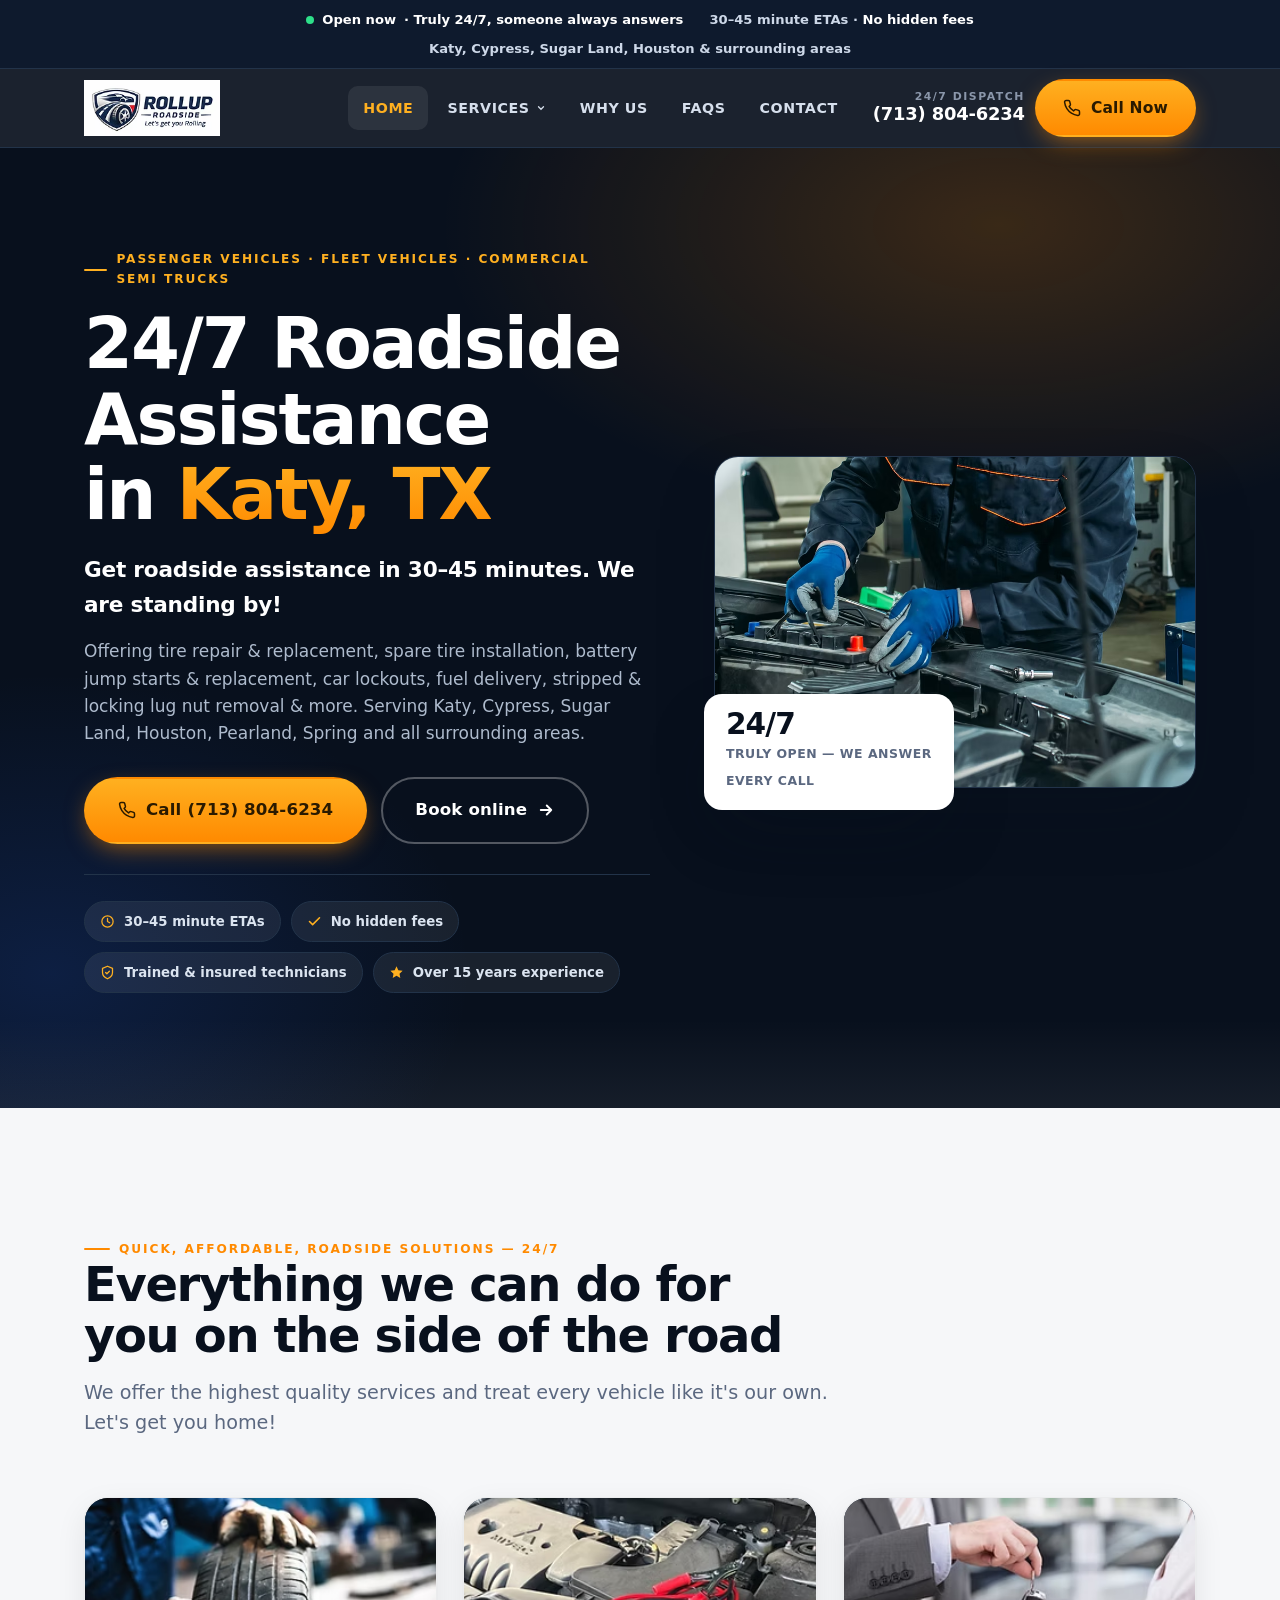
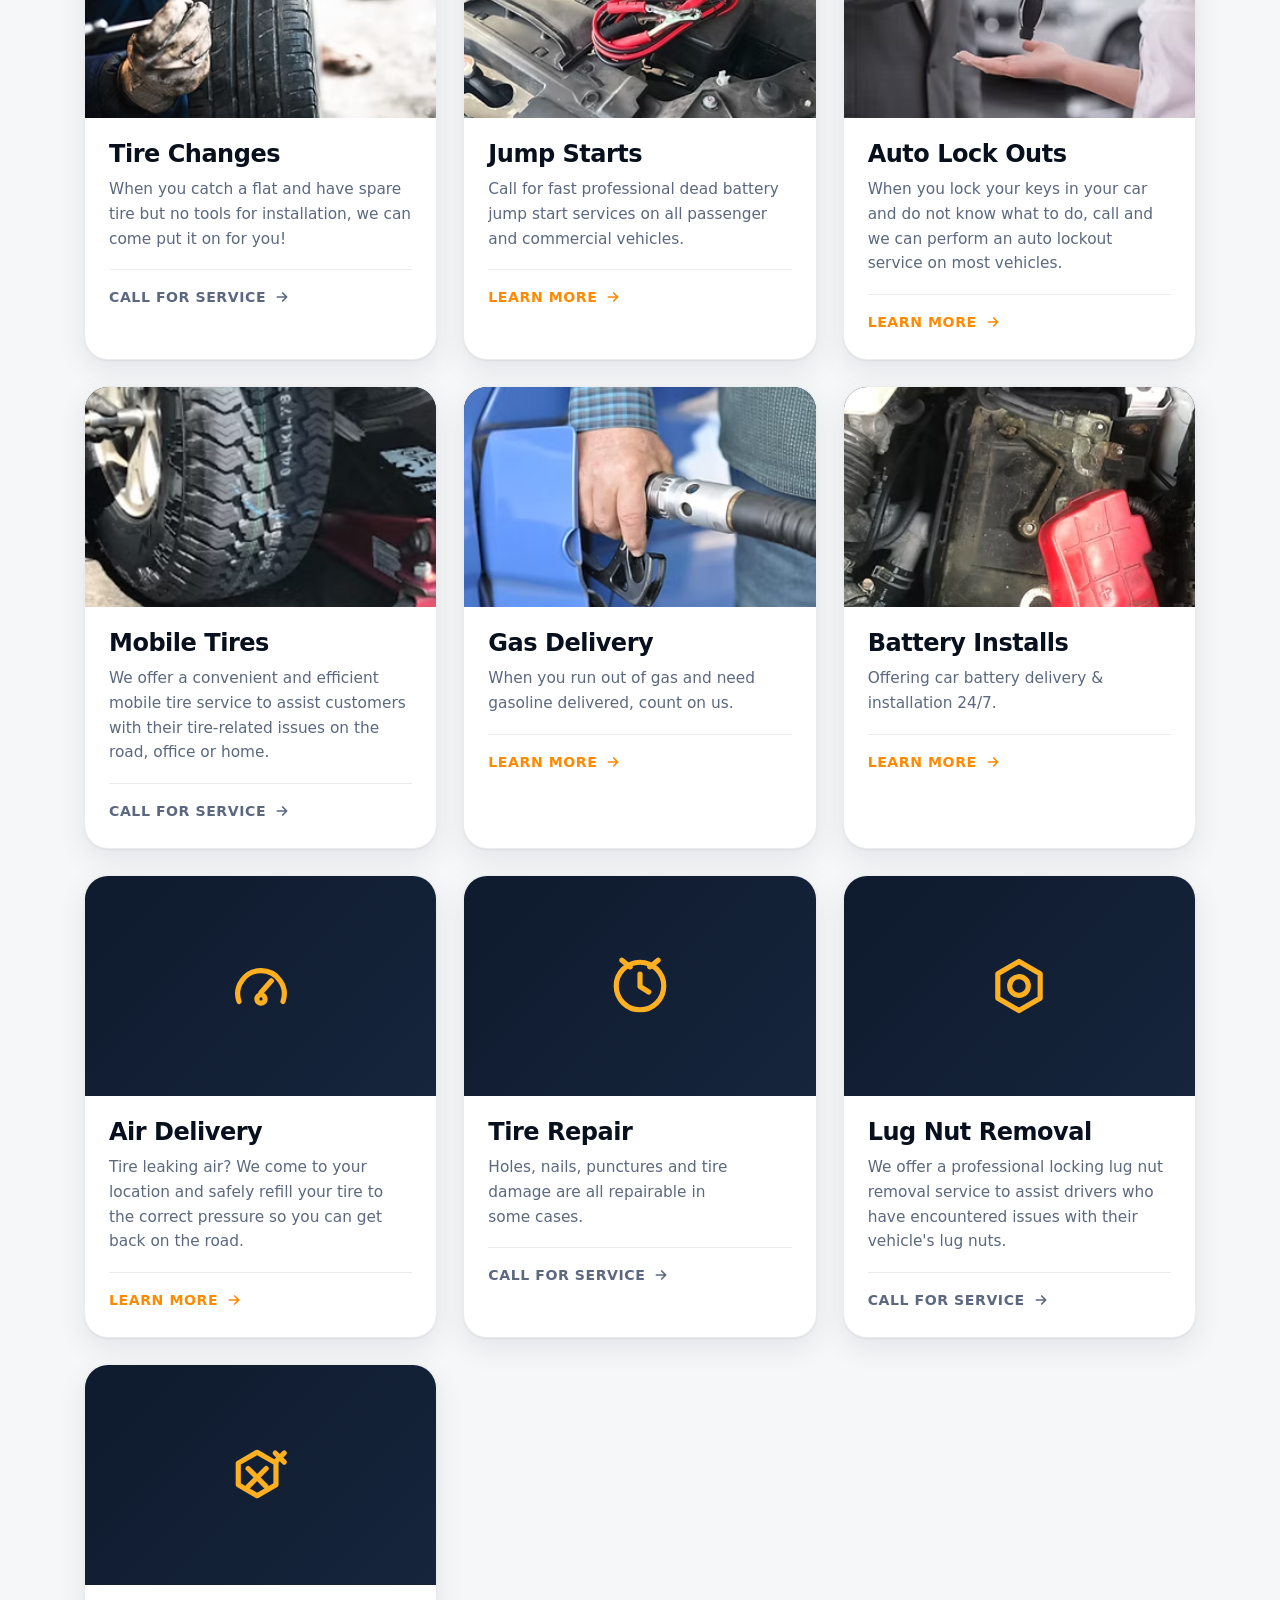
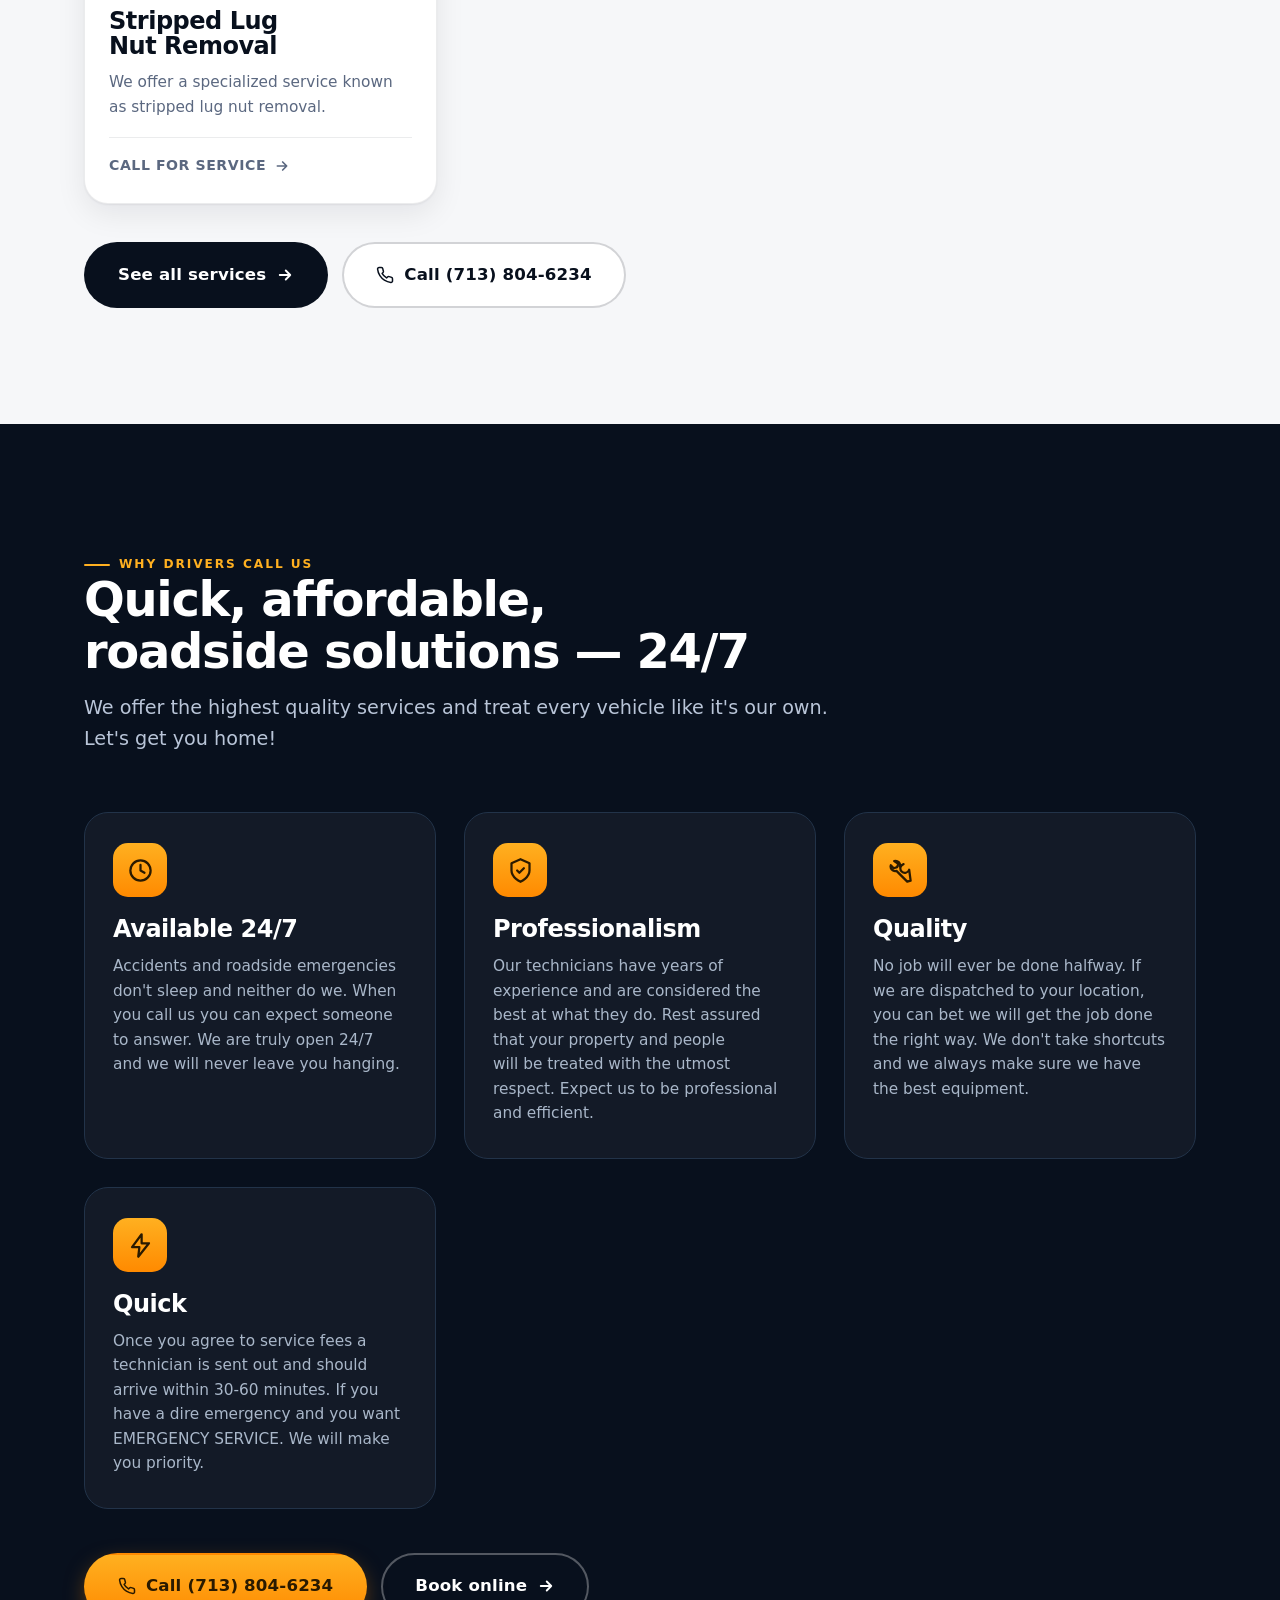
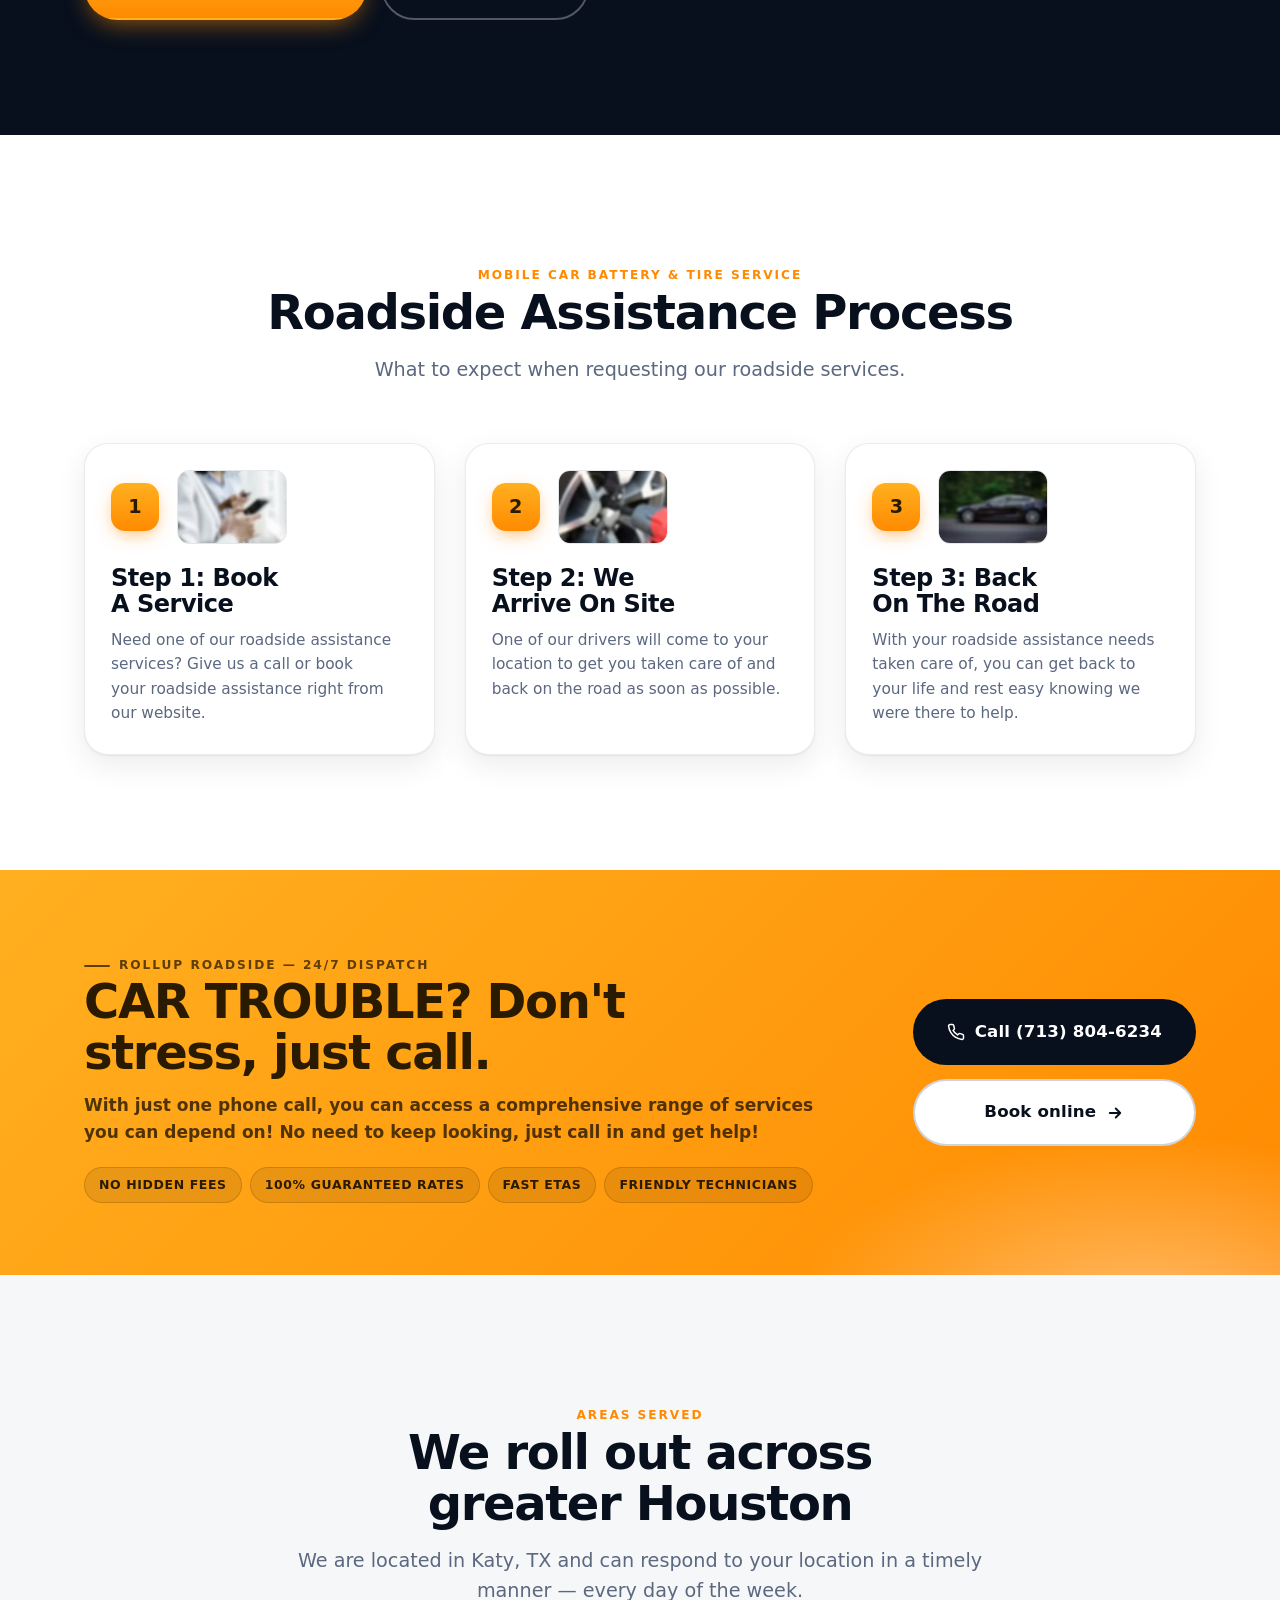
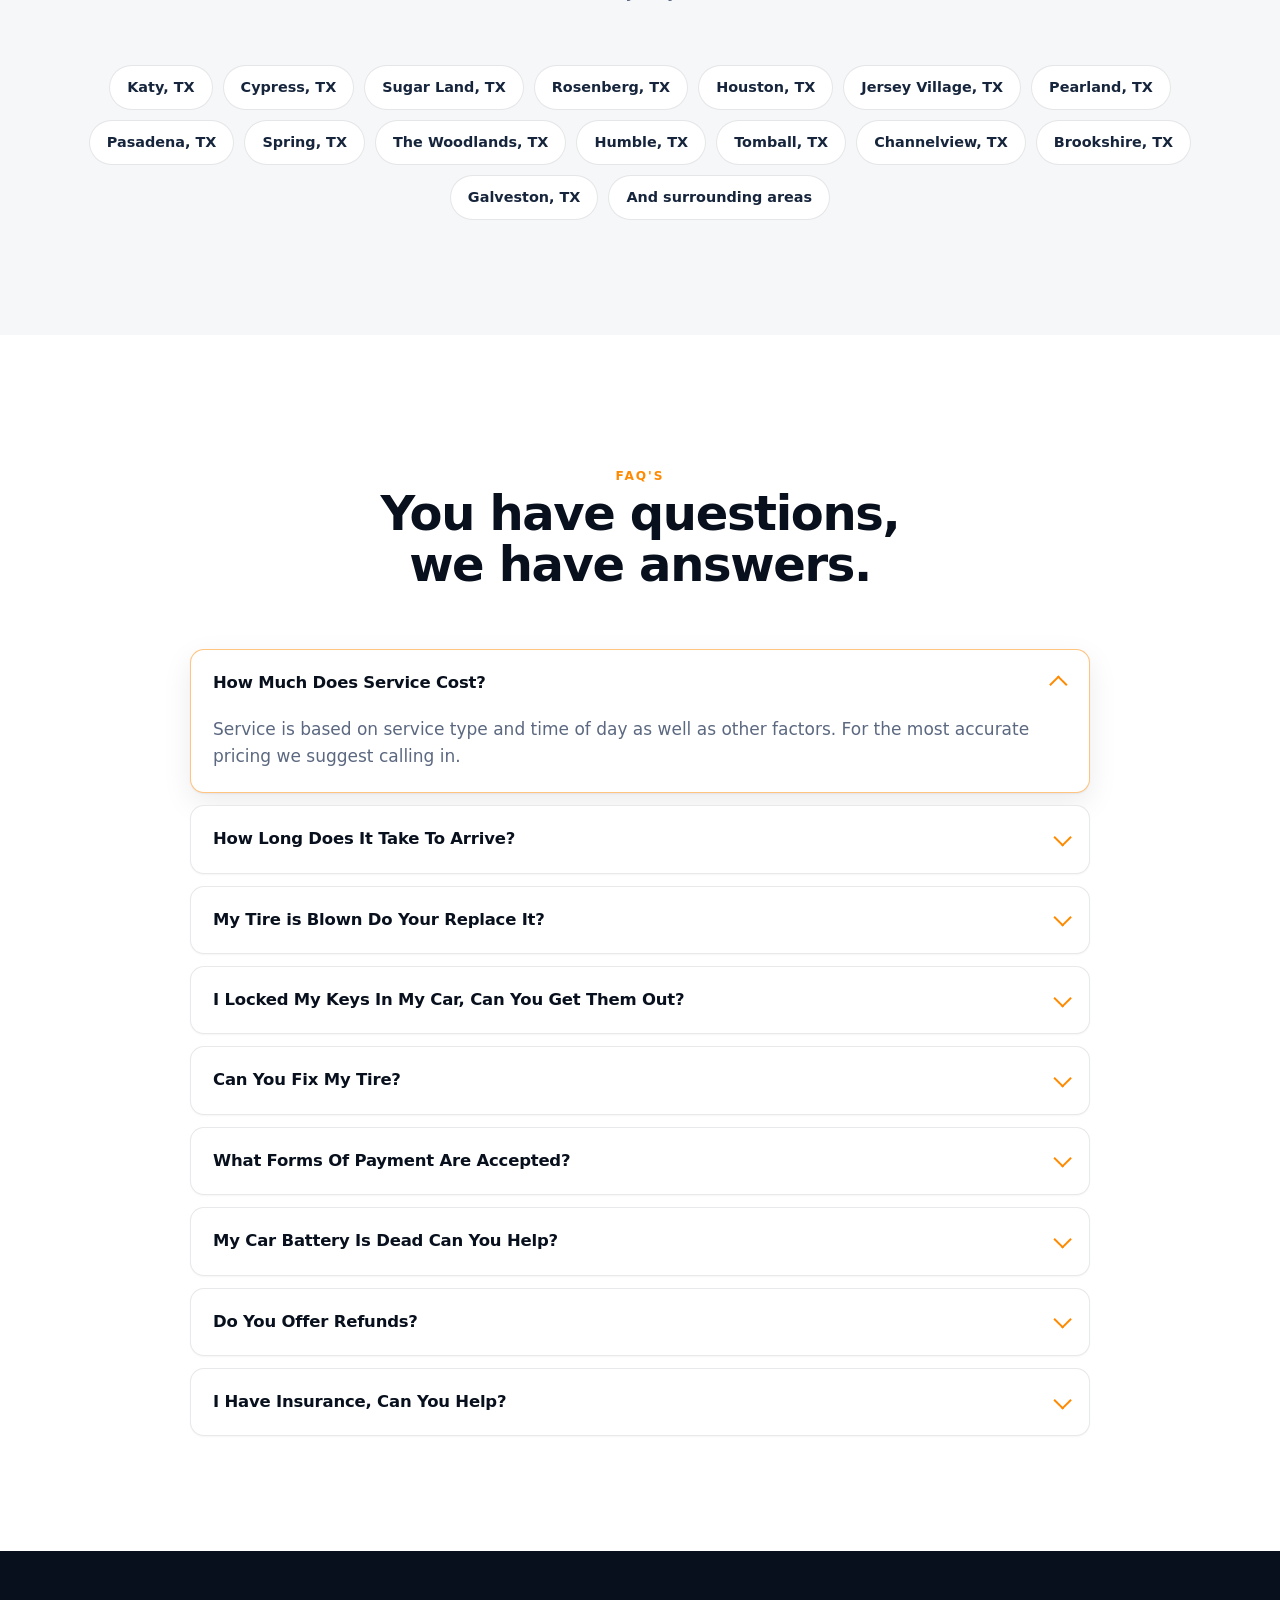
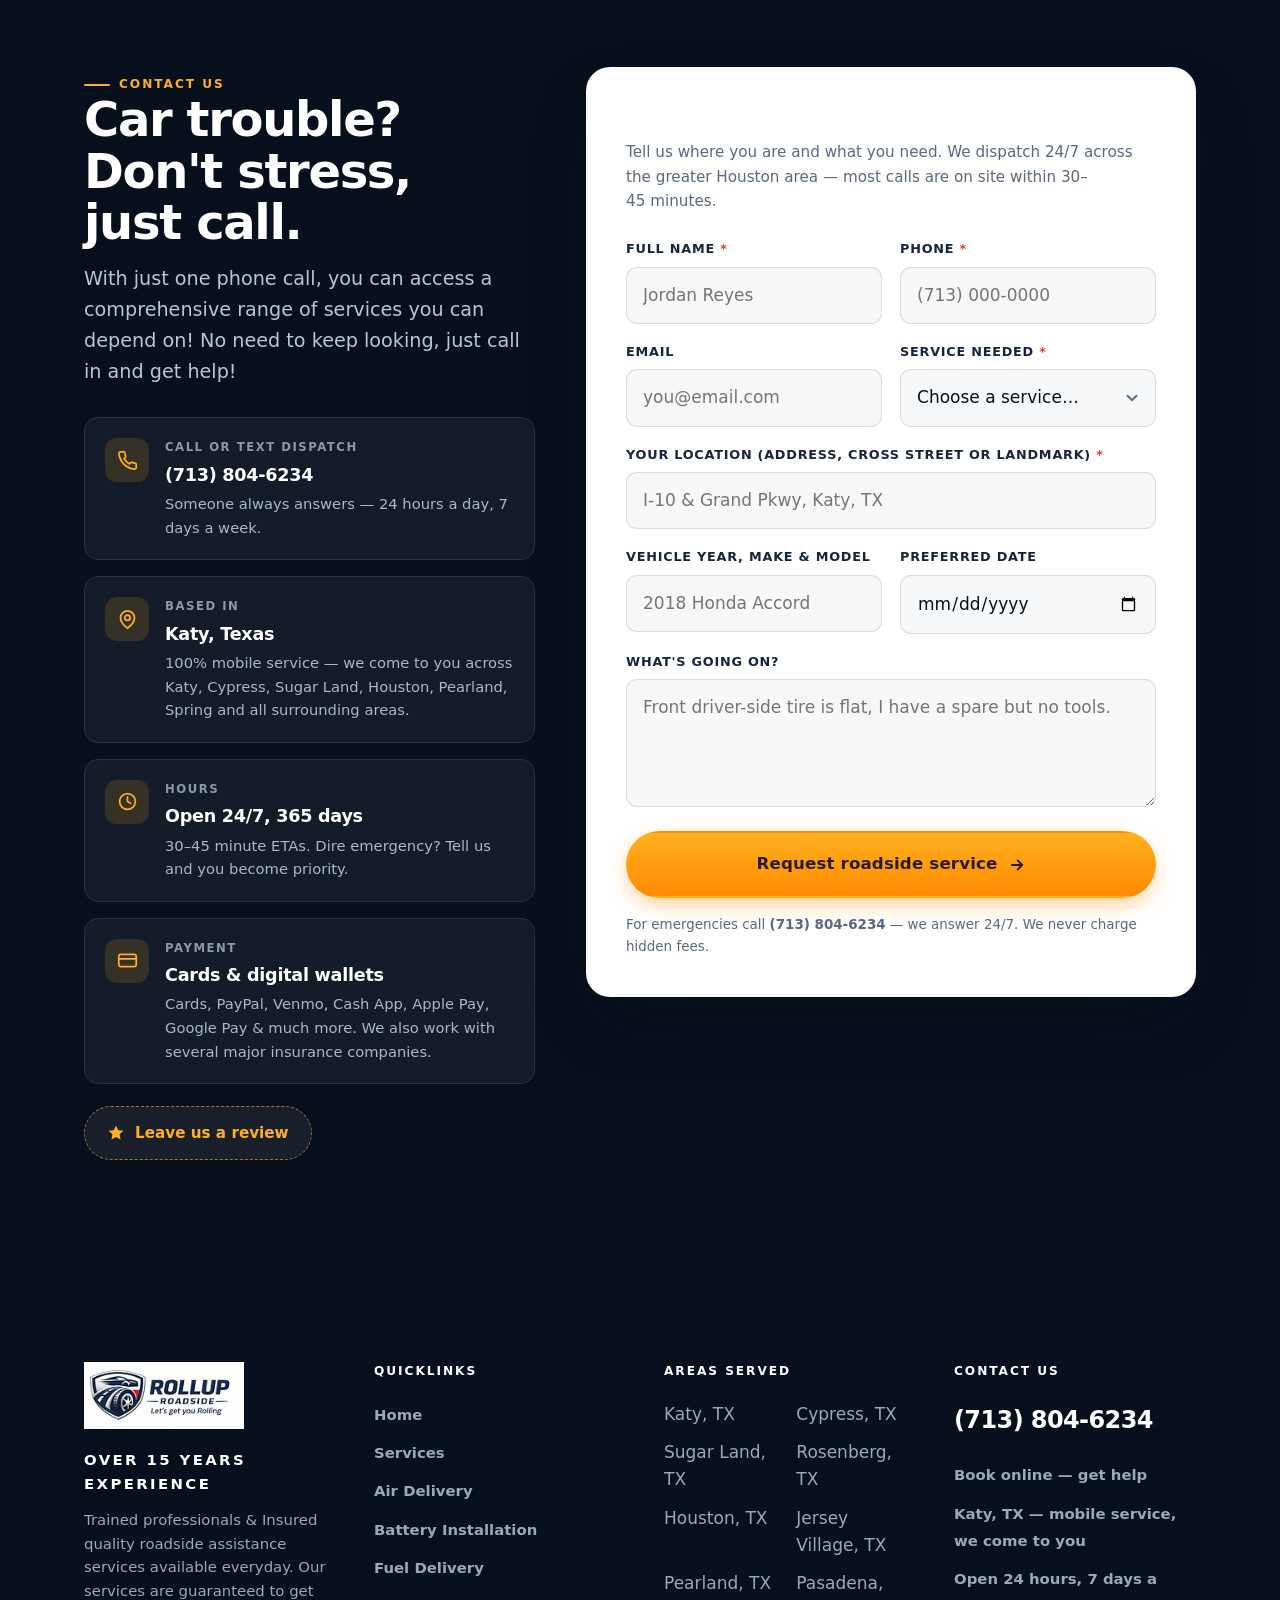
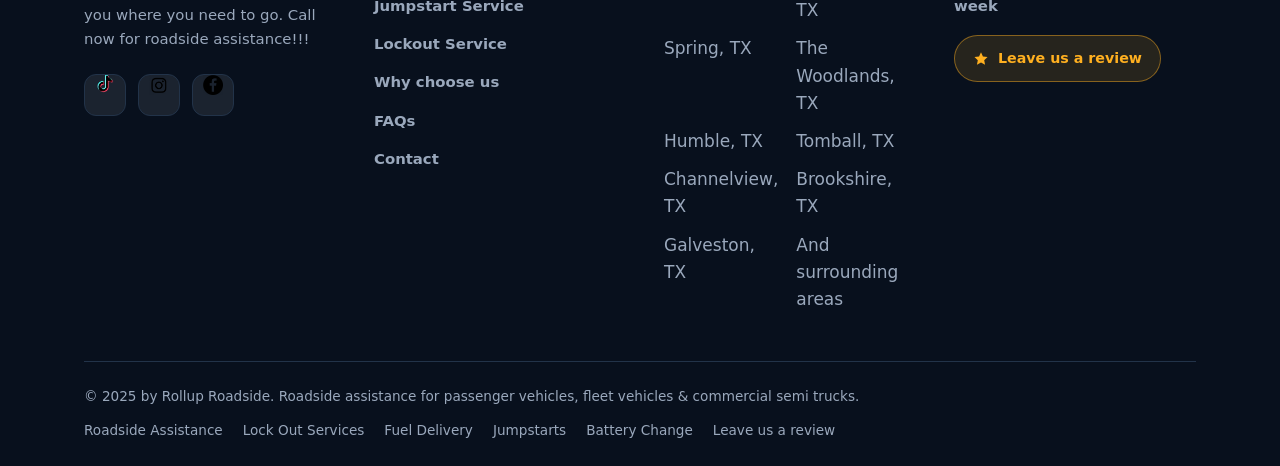
<file: index.html>
<!DOCTYPE html>
<html lang="en">
<head>
<meta charset="utf-8">
<meta name="viewport" content="width=device-width, initial-scale=1">
<title>24/7 Roadside Assistance in Katy, TX | Rollup Roadside</title>
<meta name="description" content="Rollup Roadside offers 24/7 mobile roadside assistance in Katy, TX: tire repair &amp; replacement, spare tire installation, battery jump starts &amp; replacement, car lockouts, fuel delivery, lug nut removal and more. 30-45 minute ETAs, no hidden fees. Call (713) 804-6234.">
<link rel="canonical" href="/">
<meta name="theme-color" content="#08101d">
<meta name="robots" content="index, follow">
<meta property="og:type" content="website">
<meta property="og:site_name" content="Rollup Roadside">
<meta property="og:title" content="24/7 Roadside Assistance in Katy, TX | Rollup Roadside">
<meta property="og:description" content="Rollup Roadside offers 24/7 mobile roadside assistance in Katy, TX: tire repair &amp; replacement, spare tire installation, battery jump starts &amp; replacement, car lockouts, fuel delivery, lug nut removal and more. 30-45 minute ETAs, no hidden fees. Call (713) 804-6234.">
<meta property="og:image" content="/images/source/02-11062b-7a1cf3252fa5401db5bfb27e7c4f00cb-mv2.avif">
<meta name="twitter:card" content="summary_large_image">
<meta name="twitter:title" content="24/7 Roadside Assistance in Katy, TX | Rollup Roadside">
<meta name="twitter:description" content="Rollup Roadside offers 24/7 mobile roadside assistance in Katy, TX: tire repair &amp; replacement, spare tire installation, battery jump starts &amp; replacement, car lockouts, fuel delivery, lug nut removal and more. 30-45 minute ETAs, no hidden fees. Call (713) 804-6234.">
<link rel="icon" href="/favicon.svg" type="image/svg+xml">
<link rel="apple-touch-icon" href="/favicon.svg">
<link rel="stylesheet" href="/styles.css">
<script type="application/ld+json">
{"@context":"https://schema.org","@type":"AutoRepair","name":"Rollup Roadside",
"description":"24/7 mobile roadside assistance in Katy, TX. Tire repair and replacement, spare tire installation, battery jump starts and replacement, car lockouts, fuel delivery, stripped and locking lug nut removal.",
"telephone":"+1-713-804-6234","url":"/","image":"/images/source/02-11062b-7a1cf3252fa5401db5bfb27e7c4f00cb-mv2.avif",
"address":{"@type":"PostalAddress","addressLocality":"Katy","addressRegion":"TX","addressCountry":"US"},
"openingHoursSpecification":{"@type":"OpeningHoursSpecification","dayOfWeek":["Monday","Tuesday","Wednesday","Thursday","Friday","Saturday","Sunday"],"opens":"00:00","closes":"23:59"},
"areaServed":["Katy, TX","Cypress, TX","Sugar Land, TX","Rosenberg, TX","Houston, TX","Jersey Village, TX","Pearland, TX","Pasadena, TX","Spring, TX","The Woodlands, TX","Humble, TX","Tomball, TX","Channelview, TX","Brookshire, TX","Galveston, TX"]}
</script>
<script type="application/ld+json">{"@context":"https://schema.org","@type":"FAQPage","mainEntity":[{"@type":"Question","name":"How Much Does Service Cost?","acceptedAnswer":{"@type":"Answer","text":"Service is based on service type and time of day as well as other factors. For the most accurate pricing we suggest calling in."}},{"@type":"Question","name":"How Long Does It Take To Arrive?","acceptedAnswer":{"@type":"Answer","text":"Most of the time we are able to make it locations within 30-50 mins."}},{"@type":"Question","name":"My Tire is Blown Do Your Replace It?","acceptedAnswer":{"@type":"Answer","text":"Yes, we offer mobile tire replacement for all tire sizes and models."}},{"@type":"Question","name":"I Locked My Keys In My Car, Can You Get Them Out?","acceptedAnswer":{"@type":"Answer","text":"Yes we offer automobile lockout assistance services. Damage free."}},{"@type":"Question","name":"Can You Fix My Tire?","acceptedAnswer":{"@type":"Answer","text":"Yes, we offer tire repair services."}},{"@type":"Question","name":"What Forms Of Payment Are Accepted?","acceptedAnswer":{"@type":"Answer","text":"We accept most forms of payment including cards, PayPal, Venmo, Cash App, Apple Pay, Google Pay and Much more."}},{"@type":"Question","name":"My Car Battery Is Dead Can You Help?","acceptedAnswer":{"@type":"Answer","text":"Yes we offer mobile battery jump start services with portable equipment for those hard to reach situations."}},{"@type":"Question","name":"Do You Offer Refunds?","acceptedAnswer":{"@type":"Answer","text":"We do our best to accommodate any negative experience with our company. All sales are final"}},{"@type":"Question","name":"I Have Insurance, Can You Help?","acceptedAnswer":{"@type":"Answer","text":"We work with several major insurance companies, call in and set up service. Get reimbursed."}}]}</script>
</head>
<body>
<a class="skip" href="#main">Skip to main content</a>
<div class="strip">
  <div class="wrap">
    <span class="pulse"><b>Open now</b> &middot; Truly 24/7, someone always answers</span>
    <span>30&ndash;45 minute ETAs &middot; <b>No hidden fees</b></span>
    <span>Katy, Cypress, Sugar Land, Houston &amp; surrounding areas</span>
  </div>
</div>

<header class="header">
  <div class="wrap header__inner">
    <a class="brand" href="/" aria-label="Rollup Roadside &mdash; home">
      <img src="/images/source/01-808e74e2-2c80-411c-89f6-8251dda5530a.avif" alt="Rollup Roadside logo" width="205" height="85">
    </a>

    <nav class="nav" id="site-nav" aria-label="Main navigation" data-open="false">
      <ul class="nav__list">
        <li class="nav__item"><a class="nav__link" href="/" aria-current="page">Home</a></li>
        <li class="nav__item">
          <a class="nav__link" href="/services/">Services <svg class="nav__caret" viewBox="0 0 24 24" fill="none" stroke="currentColor" stroke-width="3" stroke-linecap="round" aria-hidden="true"><path d="m6 9 6 6 6-6"/></svg></a>
          <ul class="nav__sub">
            <li><a href="/services/">All Services</a></li>
        <li><a href="/air-delivery/">Air Delivery</a></li>
        <li><a href="/battery-installation/">Battery Installation</a></li>
        <li><a href="/gasoline-delivery/">Fuel Delivery</a></li>
        <li><a href="/jumpstart-service/">Jumpstart Service</a></li>
        <li><a href="/lockout-service/">Lockout Service</a></li>
          </ul>
        </li>
        <li class="nav__item"><a class="nav__link" href="/#why">Why Us</a></li>
        <li class="nav__item"><a class="nav__link" href="/#faqs">FAQs</a></li>
        <li class="nav__item"><a class="nav__link" href="/#contact">Contact</a></li>
      </ul>
    </nav>

    <div class="header__cta">
      <a class="header__phone" href="tel:+17138046234">
        <span>24/7 Dispatch</span><strong>(713) 804-6234</strong>
      </a>
      <a class="btn btn--primary" href="tel:+17138046234"><svg viewBox="0 0 24 24" fill="none" stroke="currentColor" stroke-width="2" stroke-linecap="round" stroke-linejoin="round" aria-hidden="true"><path d="M22 16.92v3a2 2 0 0 1-2.18 2 19.8 19.8 0 0 1-8.63-3.07 19.5 19.5 0 0 1-6-6A19.8 19.8 0 0 1 2.12 4.2 2 2 0 0 1 4.11 2h3a2 2 0 0 1 2 1.72c.13.96.36 1.9.7 2.81a2 2 0 0 1-.45 2.11L8.1 9.9a16 16 0 0 0 6 6l1.26-1.26a2 2 0 0 1 2.11-.45c.9.33 1.85.57 2.81.7A2 2 0 0 1 22 16.92z"/></svg><span>Call Now</span></a>
      <button class="burger" type="button" aria-label="Toggle navigation menu" aria-controls="site-nav" aria-expanded="false">
        <span></span><span></span><span></span>
      </button>
    </div>
  </div>
</header>
<main id="main">

<section class="hero">
  <div class="wrap hero__grid">
    <div>
      <p class="eyebrow eyebrow--light">Passenger vehicles &middot; Fleet vehicles &middot; Commercial semi trucks</p>
      <h1>24/7 Roadside Assistance in <span class="hl">Katy, TX</span></h1>
      <p class="hero__sub">Get roadside assistance in 30&ndash;45 minutes. We are standing by!</p>
      <p class="hero__body">Offering tire repair &amp; replacement, spare tire installation, battery jump starts &amp; replacement, car lockouts, fuel delivery, stripped &amp; locking lug nut removal &amp; more. Serving Katy, Cypress, Sugar Land, Houston, Pearland, Spring and all surrounding areas.</p>
      <div class="btn-row">
        <a class="btn btn--primary btn--lg" href="tel:+17138046234"><svg viewBox="0 0 24 24" fill="none" stroke="currentColor" stroke-width="2" stroke-linecap="round" stroke-linejoin="round" aria-hidden="true"><path d="M22 16.92v3a2 2 0 0 1-2.18 2 19.8 19.8 0 0 1-8.63-3.07 19.5 19.5 0 0 1-6-6A19.8 19.8 0 0 1 2.12 4.2 2 2 0 0 1 4.11 2h3a2 2 0 0 1 2 1.72c.13.96.36 1.9.7 2.81a2 2 0 0 1-.45 2.11L8.1 9.9a16 16 0 0 0 6 6l1.26-1.26a2 2 0 0 1 2.11-.45c.9.33 1.85.57 2.81.7A2 2 0 0 1 22 16.92z"/></svg><span>Call (713) 804-6234</span></a>
        <a class="btn btn--ghost btn--lg" href="#book">Book online <svg viewBox="0 0 24 24" fill="none" stroke="currentColor" stroke-width="2.5" stroke-linecap="round" stroke-linejoin="round" aria-hidden="true"><path d="M5 12h14M13 6l6 6-6 6"/></svg></a>
      </div>
      <ul class="hero__facts">
        <li class="fact"><svg viewBox="0 0 24 24" fill="none" stroke="currentColor" stroke-width="2" stroke-linecap="round" stroke-linejoin="round" aria-hidden="true"><circle cx="12" cy="12" r="9"/><path d="M12 7v5l3.5 2"/></svg>30&ndash;45 minute ETAs</li>
        <li class="fact"><svg viewBox="0 0 24 24" fill="none" stroke="currentColor" stroke-width="2.5" stroke-linecap="round" stroke-linejoin="round" aria-hidden="true"><path d="M20 6 9 17l-5-5"/></svg>No hidden fees</li>
        <li class="fact"><svg viewBox="0 0 24 24" fill="none" stroke="currentColor" stroke-width="2" stroke-linecap="round" stroke-linejoin="round" aria-hidden="true"><path d="M12 22s8-3.6 8-10V5.5L12 2 4 5.5V12c0 6.4 8 10 8 10z"/><path d="m9 12 2 2 4-4"/></svg>Trained &amp; insured technicians</li>
        <li class="fact"><svg viewBox="0 0 24 24" fill="currentColor" aria-hidden="true"><path d="m12 2 2.9 6.3 6.9.8-5 4.7 1.3 6.8L12 17.3 5.9 20.6 7.2 13.8l-5-4.7 6.9-.8z"/></svg>Over 15 years experience</li>
      </ul>
    </div>
    <div class="hero__media">
      <img src="/images/source/02-11062b-7a1cf3252fa5401db5bfb27e7c4f00cb-mv2.avif" alt="Rollup Roadside technician performing mobile car battery service on a vehicle in Katy, TX" width="1080" height="652" fetchpriority="high" decoding="async">
      <div class="hero__badge">
        <b>24/7</b>
        <span>Truly open &mdash; we answer every call</span>
      </div>
    </div>
  </div>
</section>

<section class="section" id="services">
  <div class="wrap">
    <div class="section-head">
      <p class="eyebrow">Quick, affordable, roadside solutions &mdash; 24/7</p>
      <h2>Everything we can do for you on the side of the road</h2>
      <p class="lead">We offer the highest quality services and treat every vehicle like it's our own. Let's get you home!</p>
    </div>
    <div class="cards">
      <article class="card reveal">
        <div class="card__media"><img src="/images/source/03-061672f3876a43099e48f6576962fe4d.avif" alt="Rollup Roadside technician mounting a spare tire during a roadside tire change in Katy, TX" loading="lazy" width="311" height="193"></div>
        <div class="card__body">
          <h3>Tire Changes</h3>
          <p>When you catch a flat and have spare tire but no tools for installation, we can come put it on for you!</p>
          <a class="card__link card__link--muted" href="tel:+17138046234">Call for service <svg viewBox="0 0 24 24" fill="none" stroke="currentColor" stroke-width="2.5" stroke-linecap="round" stroke-linejoin="round" aria-hidden="true"><path d="M5 12h14M13 6l6 6-6 6"/></svg></a>
        </div>
      </article>
      <article class="card reveal">
        <div class="card__media"><img src="/images/source/04-fc95e0-98a6c8fd56b4414ca15e33259f4cac53-mv2.avif" alt="Rollup Roadside jump start equipment connected to a dead car battery on a roadside call" loading="lazy" width="311" height="193"></div>
        <div class="card__body">
          <h3>Jump Starts</h3>
          <p>Call for fast professional dead battery jump start services on all passenger and commercial vehicles.</p>
          <a class="card__link" href="/jumpstart-service/">Learn more <svg viewBox="0 0 24 24" fill="none" stroke="currentColor" stroke-width="2.5" stroke-linecap="round" stroke-linejoin="round" aria-hidden="true"><path d="M5 12h14M13 6l6 6-6 6"/></svg></a>
        </div>
      </article>
      <article class="card reveal">
        <div class="card__media"><img src="/images/source/05-11062b-44dd1f5ba9114d72a10da0fa2f7ed30e-mv2.avif" alt="Rollup Roadside technician performing a damage-free auto lockout to retrieve keys locked in a car" loading="lazy" width="311" height="193"></div>
        <div class="card__body">
          <h3>Auto Lock Outs</h3>
          <p>When you lock your keys in your car and do not know what to do, call and we can perform an auto lockout service on most vehicles.</p>
          <a class="card__link" href="/lockout-service/">Learn more <svg viewBox="0 0 24 24" fill="none" stroke="currentColor" stroke-width="2.5" stroke-linecap="round" stroke-linejoin="round" aria-hidden="true"><path d="M5 12h14M13 6l6 6-6 6"/></svg></a>
        </div>
      </article>
      <article class="card reveal">
        <div class="card__media"><img src="/images/source/06-fc95e0-04a34b27c62a4d6aa6cf671bbcbd1f4c-mv2.avif" alt="Rollup Roadside mobile tire service van tire work completed at a customer location" loading="lazy" width="311" height="193"></div>
        <div class="card__body">
          <h3>Mobile Tires</h3>
          <p>We offer a convenient and efficient mobile tire service to assist customers with their tire-related issues on the road, office or home.</p>
          <a class="card__link card__link--muted" href="tel:+17138046234">Call for service <svg viewBox="0 0 24 24" fill="none" stroke="currentColor" stroke-width="2.5" stroke-linecap="round" stroke-linejoin="round" aria-hidden="true"><path d="M5 12h14M13 6l6 6-6 6"/></svg></a>
        </div>
      </article>
      <article class="card reveal">
        <div class="card__media"><img src="/images/source/07-24466c49a93e4788a607d88d036a6ca7.avif" alt="Fuel can used by Rollup Roadside to deliver gasoline to a vehicle that ran out of gas" loading="lazy" width="311" height="193"></div>
        <div class="card__body">
          <h3>Gas Delivery</h3>
          <p>When you run out of gas and need gasoline delivered, count on us.</p>
          <a class="card__link" href="/gasoline-delivery/">Learn more <svg viewBox="0 0 24 24" fill="none" stroke="currentColor" stroke-width="2.5" stroke-linecap="round" stroke-linejoin="round" aria-hidden="true"><path d="M5 12h14M13 6l6 6-6 6"/></svg></a>
        </div>
      </article>
      <article class="card reveal">
        <div class="card__media"><img src="/images/source/08-fc95e0-bdb707409f67426586b29824523e0f63-mv2.avif" alt="Rollup Roadside technician installing a replacement car battery on site in Katy, TX" loading="lazy" width="311" height="193"></div>
        <div class="card__body">
          <h3>Battery Installs</h3>
          <p>Offering car battery delivery &amp; installation 24/7.</p>
          <a class="card__link" href="/battery-installation/">Learn more <svg viewBox="0 0 24 24" fill="none" stroke="currentColor" stroke-width="2.5" stroke-linecap="round" stroke-linejoin="round" aria-hidden="true"><path d="M5 12h14M13 6l6 6-6 6"/></svg></a>
        </div>
      </article>
      <article class="card reveal">
        <div class="card__media"><div class="card__icon"><svg viewBox="0 0 24 24" fill="none" stroke="currentColor" stroke-width="2" stroke-linecap="round" stroke-linejoin="round" aria-hidden="true"><path d="M3.5 18a9 9 0 1 1 17 0"/><path d="M12 14.5 16 10"/><circle cx="12" cy="17" r="1.6"/></svg></div></div>
        <div class="card__body">
          <h3>Air Delivery</h3>
          <p>Tire leaking air? We come to your location and safely refill your tire to the correct pressure so you can get back on the road.</p>
          <a class="card__link" href="/air-delivery/">Learn more <svg viewBox="0 0 24 24" fill="none" stroke="currentColor" stroke-width="2.5" stroke-linecap="round" stroke-linejoin="round" aria-hidden="true"><path d="M5 12h14M13 6l6 6-6 6"/></svg></a>
        </div>
      </article>
      <article class="card reveal">
        <div class="card__media"><div class="card__icon"><svg viewBox="0 0 24 24" fill="none" stroke="currentColor" stroke-width="2" stroke-linecap="round" stroke-linejoin="round" aria-hidden="true"><circle cx="12" cy="12" r="9.2"/><path d="M12 7.4v4.8l3.4 2.1"/><path d="M8.2 4.6 5 2M15.8 4.6 19 2"/></svg></div></div>
        <div class="card__body">
          <h3>Tire Repair</h3>
          <p>Holes, nails, punctures and tire damage are all repairable in some cases.</p>
          <a class="card__link card__link--muted" href="tel:+17138046234">Call for service <svg viewBox="0 0 24 24" fill="none" stroke="currentColor" stroke-width="2.5" stroke-linecap="round" stroke-linejoin="round" aria-hidden="true"><path d="M5 12h14M13 6l6 6-6 6"/></svg></a>
        </div>
      </article>
      <article class="card reveal">
        <div class="card__media"><div class="card__icon"><svg viewBox="0 0 24 24" fill="none" stroke="currentColor" stroke-width="2" stroke-linecap="round" stroke-linejoin="round" aria-hidden="true"><path d="M12 2.5l8.2 4.75v9.5L12 21.5 3.8 16.75v-9.5z"/><circle cx="12" cy="12" r="3.6"/></svg></div></div>
        <div class="card__body">
          <h3>Lug Nut Removal</h3>
          <p>We offer a professional locking lug nut removal service to assist drivers who have encountered issues with their vehicle's lug nuts.</p>
          <a class="card__link card__link--muted" href="tel:+17138046234">Call for service <svg viewBox="0 0 24 24" fill="none" stroke="currentColor" stroke-width="2.5" stroke-linecap="round" stroke-linejoin="round" aria-hidden="true"><path d="M5 12h14M13 6l6 6-6 6"/></svg></a>
        </div>
      </article>
      <article class="card reveal">
        <div class="card__media"><div class="card__icon"><svg viewBox="0 0 24 24" fill="none" stroke="currentColor" stroke-width="2" stroke-linecap="round" stroke-linejoin="round" aria-hidden="true"><path d="M10.5 3.2l7.3 4.2v8.4l-7.3 4.2-7.3-4.2V7.4z"/><path d="M14 9.5 7 16.5M7 9.5l7 7"/><path d="M17.5 3.5 21 7M21 3.5 17.5 7"/></svg></div></div>
        <div class="card__body">
          <h3>Stripped Lug Nut Removal</h3>
          <p>We offer a specialized service known as stripped lug nut removal.</p>
          <a class="card__link card__link--muted" href="tel:+17138046234">Call for service <svg viewBox="0 0 24 24" fill="none" stroke="currentColor" stroke-width="2.5" stroke-linecap="round" stroke-linejoin="round" aria-hidden="true"><path d="M5 12h14M13 6l6 6-6 6"/></svg></a>
        </div>
      </article>
    </div>
    <div class="btn-row" style="margin-top:38px">
      <a class="btn btn--dark btn--lg" href="/services/">See all services <svg viewBox="0 0 24 24" fill="none" stroke="currentColor" stroke-width="2.5" stroke-linecap="round" stroke-linejoin="round" aria-hidden="true"><path d="M5 12h14M13 6l6 6-6 6"/></svg></a>
      <a class="btn btn--outline btn--lg" href="tel:+17138046234"><svg viewBox="0 0 24 24" fill="none" stroke="currentColor" stroke-width="2" stroke-linecap="round" stroke-linejoin="round" aria-hidden="true"><path d="M22 16.92v3a2 2 0 0 1-2.18 2 19.8 19.8 0 0 1-8.63-3.07 19.5 19.5 0 0 1-6-6A19.8 19.8 0 0 1 2.12 4.2 2 2 0 0 1 4.11 2h3a2 2 0 0 1 2 1.72c.13.96.36 1.9.7 2.81a2 2 0 0 1-.45 2.11L8.1 9.9a16 16 0 0 0 6 6l1.26-1.26a2 2 0 0 1 2.11-.45c.9.33 1.85.57 2.81.7A2 2 0 0 1 22 16.92z"/></svg><span>Call (713) 804-6234</span></a>
    </div>
  </div>
</section>

<section class="section section--ink" id="why">
  <div class="wrap">
    <div class="section-head">
      <p class="eyebrow eyebrow--light">Why drivers call us</p>
      <h2>Quick, affordable, roadside solutions &mdash; 24/7</h2>
      <p class="lead lead--light">We offer the highest quality services and treat every vehicle like it's our own. Let's get you home!</p>
    </div>
    <div class="values">
      <article class="value reveal">
        <span class="value__ico"><svg viewBox="0 0 24 24" fill="none" stroke="currentColor" stroke-width="2" stroke-linecap="round" stroke-linejoin="round" aria-hidden="true"><circle cx="12" cy="12" r="9"/><path d="M12 7v5l3.5 2"/></svg></span>
        <h3>Available 24/7</h3>
        <p>Accidents and roadside emergencies don't sleep and neither do we. When you call us you can expect someone to answer. We are truly open 24/7 and we will never leave you hanging.</p>
      </article>
      <article class="value reveal">
        <span class="value__ico"><svg viewBox="0 0 24 24" fill="none" stroke="currentColor" stroke-width="2" stroke-linecap="round" stroke-linejoin="round" aria-hidden="true"><path d="M12 22s8-3.6 8-10V5.5L12 2 4 5.5V12c0 6.4 8 10 8 10z"/><path d="m9 12 2 2 4-4"/></svg></span>
        <h3>Professionalism</h3>
        <p>Our technicians have years of experience and are considered the best at what they do. Rest assured that your property and people will be treated with the utmost respect. Expect us to be professional and efficient.</p>
      </article>
      <article class="value reveal">
        <span class="value__ico"><svg viewBox="0 0 24 24" fill="none" stroke="currentColor" stroke-width="2" stroke-linecap="round" stroke-linejoin="round" aria-hidden="true"><path d="M14.7 6.3a4 4 0 1 0 5 5L21 21l-3 .9L8.4 12.3a4 4 0 0 1-5-5L6 10l3-1 1-3-3.6-2.4a4 4 0 0 1 5 5"/></svg></span>
        <h3>Quality</h3>
        <p>No job will ever be done halfway. If we are dispatched to your location, you can bet we will get the job done the right way. We don't take shortcuts and we always make sure we have the best equipment.</p>
      </article>
      <article class="value reveal">
        <span class="value__ico"><svg viewBox="0 0 24 24" fill="none" stroke="currentColor" stroke-width="2" stroke-linecap="round" stroke-linejoin="round" aria-hidden="true"><path d="M13 2 4.5 13.5H11l-1 8.5L19.5 10H13z"/></svg></span>
        <h3>Quick</h3>
        <p>Once you agree to service fees a technician is sent out and should arrive within 30-60 minutes. If you have a dire emergency and you want EMERGENCY SERVICE. We will make you priority.</p>
      </article>
    </div>
    <div class="btn-row" style="margin-top:44px">
      <a class="btn btn--primary btn--lg" href="tel:+17138046234"><svg viewBox="0 0 24 24" fill="none" stroke="currentColor" stroke-width="2" stroke-linecap="round" stroke-linejoin="round" aria-hidden="true"><path d="M22 16.92v3a2 2 0 0 1-2.18 2 19.8 19.8 0 0 1-8.63-3.07 19.5 19.5 0 0 1-6-6A19.8 19.8 0 0 1 2.12 4.2 2 2 0 0 1 4.11 2h3a2 2 0 0 1 2 1.72c.13.96.36 1.9.7 2.81a2 2 0 0 1-.45 2.11L8.1 9.9a16 16 0 0 0 6 6l1.26-1.26a2 2 0 0 1 2.11-.45c.9.33 1.85.57 2.81.7A2 2 0 0 1 22 16.92z"/></svg><span>Call (713) 804-6234</span></a>
      <a class="btn btn--ghost btn--lg" href="#book">Book online <svg viewBox="0 0 24 24" fill="none" stroke="currentColor" stroke-width="2.5" stroke-linecap="round" stroke-linejoin="round" aria-hidden="true"><path d="M5 12h14M13 6l6 6-6 6"/></svg></a>
    </div>
  </div>
</section>

<section class="section section--paper" id="process">
  <div class="wrap">
    <div class="section-head section-head--center">
      <p class="eyebrow">Mobile car battery &amp; tire service</p>
      <h2>Roadside Assistance Process</h2>
      <p class="lead">What to expect when requesting our roadside services.</p>
    </div>
    <div class="steps">
      <article class="step reveal">
        <div class="step__top">
          <span class="step__n">1</span>
          <img class="step__thumb" src="/images/source/16-1fb4c0ae2d604ff8b2f97e0a53bda09f.avif" alt="Driver calling Rollup Roadside to book a roadside assistance service" loading="lazy" width="147" height="98">
        </div>
        <div class="step__body"><h3>Step 1: Book A Service</h3><p>Need one of our roadside assistance services? Give us a call or book your roadside assistance right from our website.</p></div>
      </article>
      <article class="step reveal">
        <div class="step__top">
          <span class="step__n">2</span>
          <img class="step__thumb" src="/images/source/17-11062b-1b5e0de68e714688a18e8492444c74d5-mv2.avif" alt="Rollup Roadside technician arriving on site to assist a stranded driver" loading="lazy" width="147" height="98">
        </div>
        <div class="step__body"><h3>Step 2: We Arrive On Site</h3><p>One of our drivers will come to your location to get you taken care of and back on the road as soon as possible.</p></div>
      </article>
      <article class="step reveal">
        <div class="step__top">
          <span class="step__n">3</span>
          <img class="step__thumb" src="/images/source/18-116121d8a3644419a88b384c9fc11856.avif" alt="Vehicle back on the road after Rollup Roadside completed the roadside service" loading="lazy" width="147" height="98">
        </div>
        <div class="step__body"><h3>Step 3: Back On The Road</h3><p>With your roadside assistance needs taken care of, you can get back to your life and rest easy knowing we were there to help.</p></div>
      </article>
    </div>
  </div>
</section>


<section class="cta">
  <div class="wrap cta__inner">
    <div>
      <p class="eyebrow" style="color:rgba(42,26,0,.75)">Rollup Roadside &mdash; 24/7 dispatch</p>
      <h2>CAR TROUBLE? Don't stress, just call.</h2>
      <p>With just one phone call, you can access a comprehensive range of services you can depend on! No need to keep looking, just call in and get help!</p>
      <ul class="cta__tags">
        <li>No hidden fees</li><li>100% guaranteed rates</li><li>Fast ETAs</li><li>Friendly technicians</li>
      </ul>
    </div>
    <div class="btn-row">
      <a class="btn btn--dark btn--lg" href="tel:+17138046234"><svg viewBox="0 0 24 24" fill="none" stroke="currentColor" stroke-width="2" stroke-linecap="round" stroke-linejoin="round" aria-hidden="true"><path d="M22 16.92v3a2 2 0 0 1-2.18 2 19.8 19.8 0 0 1-8.63-3.07 19.5 19.5 0 0 1-6-6A19.8 19.8 0 0 1 2.12 4.2 2 2 0 0 1 4.11 2h3a2 2 0 0 1 2 1.72c.13.96.36 1.9.7 2.81a2 2 0 0 1-.45 2.11L8.1 9.9a16 16 0 0 0 6 6l1.26-1.26a2 2 0 0 1 2.11-.45c.9.33 1.85.57 2.81.7A2 2 0 0 1 22 16.92z"/></svg><span>Call (713) 804-6234</span></a>
      <a class="btn btn--outline btn--lg" href="/#book">Book online <svg viewBox="0 0 24 24" fill="none" stroke="currentColor" stroke-width="2.5" stroke-linecap="round" stroke-linejoin="round" aria-hidden="true"><path d="M5 12h14M13 6l6 6-6 6"/></svg></a>
    </div>
  </div>
</section>


<section class="section" id="areas">
  <div class="wrap">
    <div class="section-head section-head--center">
      <p class="eyebrow">Areas served</p>
      <h2>We roll out across greater Houston</h2>
      <p class="lead">We are located in Katy, TX and can respond to your location in a timely manner &mdash; every day of the week.</p>
    </div>
    <ul class="areas reveal" style="justify-content:center">
        <li>Katy, TX</li>
        <li>Cypress, TX</li>
        <li>Sugar Land, TX</li>
        <li>Rosenberg, TX</li>
        <li>Houston, TX</li>
        <li>Jersey Village, TX</li>
        <li>Pearland, TX</li>
        <li>Pasadena, TX</li>
        <li>Spring, TX</li>
        <li>The Woodlands, TX</li>
        <li>Humble, TX</li>
        <li>Tomball, TX</li>
        <li>Channelview, TX</li>
        <li>Brookshire, TX</li>
        <li>Galveston, TX</li>
      <li>And surrounding areas</li>
    </ul>
  </div>
</section>

<section class="section section--paper" id="faqs">
  <div class="wrap">
    <div class="section-head section-head--center">
      <p class="eyebrow">FAQ's</p>
      <h2>You have questions, we have answers.</h2>
    </div>
    <div class="faq">
      <details open>
        <summary>How Much Does Service Cost?</summary>
        <div class="faq__a"><p>Service is based on service type and time of day as well as other factors. For the most accurate pricing we suggest calling in.</p></div>
      </details>
      <details>
        <summary>How Long Does It Take To Arrive?</summary>
        <div class="faq__a"><p>Most of the time we are able to make it locations within 30-50 mins.</p></div>
      </details>
      <details>
        <summary>My Tire is Blown Do Your Replace It?</summary>
        <div class="faq__a"><p>Yes, we offer mobile tire replacement for all tire sizes and models.</p></div>
      </details>
      <details>
        <summary>I Locked My Keys In My Car, Can You Get Them Out?</summary>
        <div class="faq__a"><p>Yes we offer automobile lockout assistance services. Damage free.</p></div>
      </details>
      <details>
        <summary>Can You Fix My Tire?</summary>
        <div class="faq__a"><p>Yes, we offer tire repair services.</p></div>
      </details>
      <details>
        <summary>What Forms Of Payment Are Accepted?</summary>
        <div class="faq__a"><p>We accept most forms of payment including cards, PayPal, Venmo, Cash App, Apple Pay, Google Pay &amp; Much more.</p></div>
      </details>
      <details>
        <summary>My Car Battery Is Dead Can You Help?</summary>
        <div class="faq__a"><p>Yes we offer mobile battery jump start services with portable equipment for those hard to reach situations.</p></div>
      </details>
      <details>
        <summary>Do You Offer Refunds?</summary>
        <div class="faq__a"><p>We do our best to accommodate any negative experience with our company. All sales are final</p></div>
      </details>
      <details>
        <summary>I Have Insurance, Can You Help?</summary>
        <div class="faq__a"><p>We work with several major insurance companies, call in and set up service. Get reimbursed.</p></div>
      </details>
    </div>
  </div>
</section>

<section class="section section--ink" id="contact">
  <div class="wrap contact__grid">
    <div class="reveal">
      <p class="eyebrow eyebrow--light">Contact us</p>
      <h2>Car trouble? Don't stress, just call.</h2>
      <p class="lead lead--light" style="margin-top:16px">With just one phone call, you can access a comprehensive range of services you can depend on! No need to keep looking, just call in and get help!</p>
      <div class="info">
        <a class="info__row" href="tel:+17138046234">
          <div class="info__ico"><svg viewBox="0 0 24 24" fill="none" stroke="currentColor" stroke-width="2" stroke-linecap="round" stroke-linejoin="round" aria-hidden="true"><path d="M22 16.92v3a2 2 0 0 1-2.18 2 19.8 19.8 0 0 1-8.63-3.07 19.5 19.5 0 0 1-6-6A19.8 19.8 0 0 1 2.12 4.2 2 2 0 0 1 4.11 2h3a2 2 0 0 1 2 1.72c.13.96.36 1.9.7 2.81a2 2 0 0 1-.45 2.11L8.1 9.9a16 16 0 0 0 6 6l1.26-1.26a2 2 0 0 1 2.11-.45c.9.33 1.85.57 2.81.7A2 2 0 0 1 22 16.92z"/></svg></div>
          <div class="info__txt"><span>Call or text dispatch</span><strong>(713) 804-6234</strong><p>Someone always answers &mdash; 24 hours a day, 7 days a week.</p></div>
        </a>
        <div class="info__row">
          <div class="info__ico"><svg viewBox="0 0 24 24" fill="none" stroke="currentColor" stroke-width="2" stroke-linecap="round" stroke-linejoin="round" aria-hidden="true"><path d="M20 10c0 6-8 12-8 12S4 16 4 10a8 8 0 1 1 16 0z"/><circle cx="12" cy="10" r="3"/></svg></div>
          <div class="info__txt"><span>Based in</span><strong>Katy, Texas</strong><p>100% mobile service &mdash; we come to you across Katy, Cypress, Sugar Land, Houston, Pearland, Spring and all surrounding areas.</p></div>
        </div>
        <div class="info__row">
          <div class="info__ico"><svg viewBox="0 0 24 24" fill="none" stroke="currentColor" stroke-width="2" stroke-linecap="round" stroke-linejoin="round" aria-hidden="true"><circle cx="12" cy="12" r="9"/><path d="M12 7v5l3.5 2"/></svg></div>
          <div class="info__txt"><span>Hours</span><strong>Open 24/7, 365 days</strong><p>30&ndash;45 minute ETAs. Dire emergency? Tell us and you become priority.</p></div>
        </div>
        <div class="info__row">
          <div class="info__ico"><svg viewBox="0 0 24 24" fill="none" stroke="currentColor" stroke-width="2" stroke-linecap="round" stroke-linejoin="round" aria-hidden="true"><rect x="2" y="5" width="20" height="14" rx="2.5"/><path d="M2 10h20"/></svg></div>
          <div class="info__txt"><span>Payment</span><strong>Cards &amp; digital wallets</strong><p>Cards, PayPal, Venmo, Cash App, Apple Pay, Google Pay &amp; much more. We also work with several major insurance companies.</p></div>
        </div>
      </div>
      <a class="review-cta" href="/review"><svg viewBox="0 0 24 24" fill="currentColor" aria-hidden="true"><path d="m12 2 2.9 6.3 6.9.8-5 4.7 1.3 6.8L12 17.3 5.9 20.6 7.2 13.8l-5-4.7 6.9-.8z"/></svg><span>Leave us a review</span></a>
    </div>
    <div class="reveal">
      <div class="formcard" id="book">
  <div class="alert-ok" data-thanks hidden role="status">
    <svg viewBox="0 0 24 24" fill="none" stroke="currentColor" stroke-width="2" stroke-linecap="round" stroke-linejoin="round" aria-hidden="true"><circle cx="12" cy="12" r="10"/><path d="m8.5 12.5 2.5 2.5 5-5"/></svg>
    <div>
      <b>Thanks, your message was sent.</b>
      <p>A dispatcher will reach out shortly. If this is an emergency, call <a href="tel:+17138046234"><strong>(713) 804-6234</strong></a> for the fastest response.</p>
    </div>
  </div>

  <h3>Book online &amp; get a quote</h3>
  <p>Tell us where you are and what you need. We dispatch 24/7 across the greater Houston area &mdash; most calls are on site within 30&ndash;45 minutes.</p>

  <form method="POST" action="https://vision.leadrai.com/api/forms/d36430c2af78651e99d9df173d33c1bb" data-leadr novalidate-off>
    <input type="hidden" name="_form" value="Service request">
    <input type="hidden" name="_page" value="">
    <input type="text" name="_gotcha" tabindex="-1" autocomplete="off" style="display:none">

    <div class="fgrid">
      <div class="field">
        <label for="f-name">Full name <span class="req">*</span></label>
        <input id="f-name" type="text" name="name" autocomplete="name" placeholder="Jordan Reyes" required>
      </div>
      <div class="field">
        <label for="f-phone">Phone <span class="req">*</span></label>
        <input id="f-phone" type="tel" name="phone" autocomplete="tel" placeholder="(713) 000-0000" required>
      </div>
      <div class="field">
        <label for="f-email">Email</label>
        <input id="f-email" type="email" name="email" autocomplete="email" placeholder="you@email.com">
      </div>
      <div class="field">
        <label for="f-service">Service needed <span class="req">*</span></label>
        <select id="f-service" name="Service needed" required>
            <option value="" selected disabled>Choose a service&hellip;</option>
            <option value="Tire change / spare tire install">Tire change / spare tire install</option>
            <option value="Tire repair (plug / patch)">Tire repair (plug / patch)</option>
            <option value="Tire replacement">Tire replacement</option>
            <option value="Mobile tire service">Mobile tire service</option>
            <option value="Air delivery (tire inflation)">Air delivery (tire inflation)</option>
            <option value="Jump start">Jump start</option>
            <option value="Battery delivery &amp; installation">Battery delivery &amp; installation</option>
            <option value="Fuel / gasoline delivery">Fuel / gasoline delivery</option>
            <option value="Car lockout">Car lockout</option>
            <option value="Locking lug nut removal">Locking lug nut removal</option>
            <option value="Stripped lug nut removal">Stripped lug nut removal</option>
            <option value="Something else">Something else</option>
        </select>
      </div>
      <div class="field field--full">
        <label for="f-loc">Your location (address, cross street or landmark) <span class="req">*</span></label>
        <input id="f-loc" type="text" name="Location" placeholder="I-10 &amp; Grand Pkwy, Katy, TX" required>
      </div>
      <div class="field">
        <label for="f-vehicle">Vehicle year, make &amp; model</label>
        <input id="f-vehicle" type="text" name="Vehicle" placeholder="2018 Honda Accord">
      </div>
      <div class="field">
        <label for="f-date">Preferred date</label>
        <input id="f-date" type="date" name="Preferred date">
      </div>
      <div class="field field--full">
        <label for="f-msg">What's going on?</label>
        <textarea id="f-msg" name="Message" placeholder="Front driver-side tire is flat, I have a spare but no tools."></textarea>
      </div>
    </div>

    <button class="btn btn--primary btn--lg btn--block" type="submit">Request roadside service <svg viewBox="0 0 24 24" fill="none" stroke="currentColor" stroke-width="2.5" stroke-linecap="round" stroke-linejoin="round" aria-hidden="true"><path d="M5 12h14M13 6l6 6-6 6"/></svg></button>
    <p class="form-note">For emergencies call <a href="tel:+17138046234"><strong>(713) 804-6234</strong></a> &mdash; we answer 24/7. We never charge hidden fees.</p>
  </form>
</div>

    </div>
  </div>
</section>


</main>
<footer class="footer">
  <div class="wrap">
    <div class="footer__grid">
      <div class="footer__brand">
        <img src="/images/source/14-808e74e2-2c80-411c-89f6-8251dda5530a.avif" alt="Rollup Roadside logo" width="192" height="81" loading="lazy">
        <p class="footer__title" style="margin-bottom:12px">Over 15 years experience</p>
        <p>Trained professionals &amp; Insured quality roadside assistance services available everyday. Our services are guaranteed to get you where you need to go. Call now for roadside assistance!!!</p>
        <div class="social">
        <a href="https://www.tiktok.com/@rollup.roadside?_r=1&amp;_t=ZP-97DEeA3e1MN" target="_blank" rel="noopener noreferrer" aria-label="Rollup Roadside on TikTok"><img src="/images/source/11-11062b-69d309d6dbde492fae325fb0deca6556-mv2.avif" alt="TikTok" width="39" height="39" loading="lazy"></a>
        <a href="https://www.instagram.com/rolluproadsidellc?igsh=dDdkOGJqMnVtOWlx" target="_blank" rel="noopener noreferrer" aria-label="Rollup Roadside on Instagram"><img src="/images/source/12-11062b-ca1d837ce7194421b781ee7384061a8e-mv2.avif" alt="Instagram" width="39" height="39" loading="lazy"></a>
        <a href="https://www.facebook.com/share/1D6wchNR4n/?mibextid=wwXIfr" target="_blank" rel="noopener noreferrer" aria-label="Rollup Roadside on Facebook"><img src="/images/source/13-4057345bcf57474b96976284050c00df.avif" alt="Facebook" width="39" height="39" loading="lazy"></a>
        </div>
      </div>

      <div>
        <p class="footer__title">Quicklinks</p>
        <ul class="footer__list">
          <li><a href="/">Home</a></li>
          <li><a href="/services/">Services</a></li>
          <li><a href="/air-delivery/">Air Delivery</a></li>
          <li><a href="/battery-installation/">Battery Installation</a></li>
          <li><a href="/gasoline-delivery/">Fuel Delivery</a></li>
          <li><a href="/jumpstart-service/">Jumpstart Service</a></li>
          <li><a href="/lockout-service/">Lockout Service</a></li>
          <li><a href="/#why">Why choose us</a></li>
          <li><a href="/#faqs">FAQs</a></li>
          <li><a href="/#contact">Contact</a></li>
        </ul>
      </div>

      <div>
        <p class="footer__title">Areas served</p>
        <ul class="footer__list footer__list--2col">
          <li>Katy, TX</li>
          <li>Cypress, TX</li>
          <li>Sugar Land, TX</li>
          <li>Rosenberg, TX</li>
          <li>Houston, TX</li>
          <li>Jersey Village, TX</li>
          <li>Pearland, TX</li>
          <li>Pasadena, TX</li>
          <li>Spring, TX</li>
          <li>The Woodlands, TX</li>
          <li>Humble, TX</li>
          <li>Tomball, TX</li>
          <li>Channelview, TX</li>
          <li>Brookshire, TX</li>
          <li>Galveston, TX</li>
          <li>And surrounding areas</li>
        </ul>
      </div>

      <div>
        <p class="footer__title">Contact us</p>
        <a class="footer__phone" href="tel:+17138046234">(713) 804-6234</a>
        <ul class="footer__list" style="margin-top:14px">
          <li><a href="/#book">Book online &mdash; get help</a></li>
          <li><span>Katy, TX &mdash; mobile service, we come to you</span></li>
          <li><span>Open 24 hours, 7 days a week</span></li>
        </ul>
        <a class="footer__review" href="/review"><svg viewBox="0 0 24 24" fill="currentColor" aria-hidden="true"><path d="m12 2 2.9 6.3 6.9.8-5 4.7 1.3 6.8L12 17.3 5.9 20.6 7.2 13.8l-5-4.7 6.9-.8z"/></svg><span>Leave us a review</span></a>
      </div>
    </div>

    <div class="footer__bar">
      <p>&copy; 2025 by Rollup Roadside. Roadside assistance for passenger vehicles, fleet vehicles &amp; commercial semi trucks.</p>
      <nav aria-label="Footer links">
        <a href="/services/">Roadside Assistance</a>
        <a href="/lockout-service/">Lock Out Services</a>
        <a href="/gasoline-delivery/">Fuel Delivery</a>
        <a href="/jumpstart-service/">Jumpstarts</a>
        <a href="/battery-installation/">Battery Change</a>
        <a href="/review">Leave us a review</a>
      </nav>
    </div>
  </div>
</footer>

<div class="callbar">
  <a class="btn btn--primary" href="tel:+17138046234"><svg viewBox="0 0 24 24" fill="none" stroke="currentColor" stroke-width="2" stroke-linecap="round" stroke-linejoin="round" aria-hidden="true"><path d="M22 16.92v3a2 2 0 0 1-2.18 2 19.8 19.8 0 0 1-8.63-3.07 19.5 19.5 0 0 1-6-6A19.8 19.8 0 0 1 2.12 4.2 2 2 0 0 1 4.11 2h3a2 2 0 0 1 2 1.72c.13.96.36 1.9.7 2.81a2 2 0 0 1-.45 2.11L8.1 9.9a16 16 0 0 0 6 6l1.26-1.26a2 2 0 0 1 2.11-.45c.9.33 1.85.57 2.81.7A2 2 0 0 1 22 16.92z"/></svg><span>Call Now</span></a>
  <a class="btn btn--ghost" href="/#book">Book Online</a>
</div>

<script src="/script.js" defer></script>
</body>
</html>
</file>
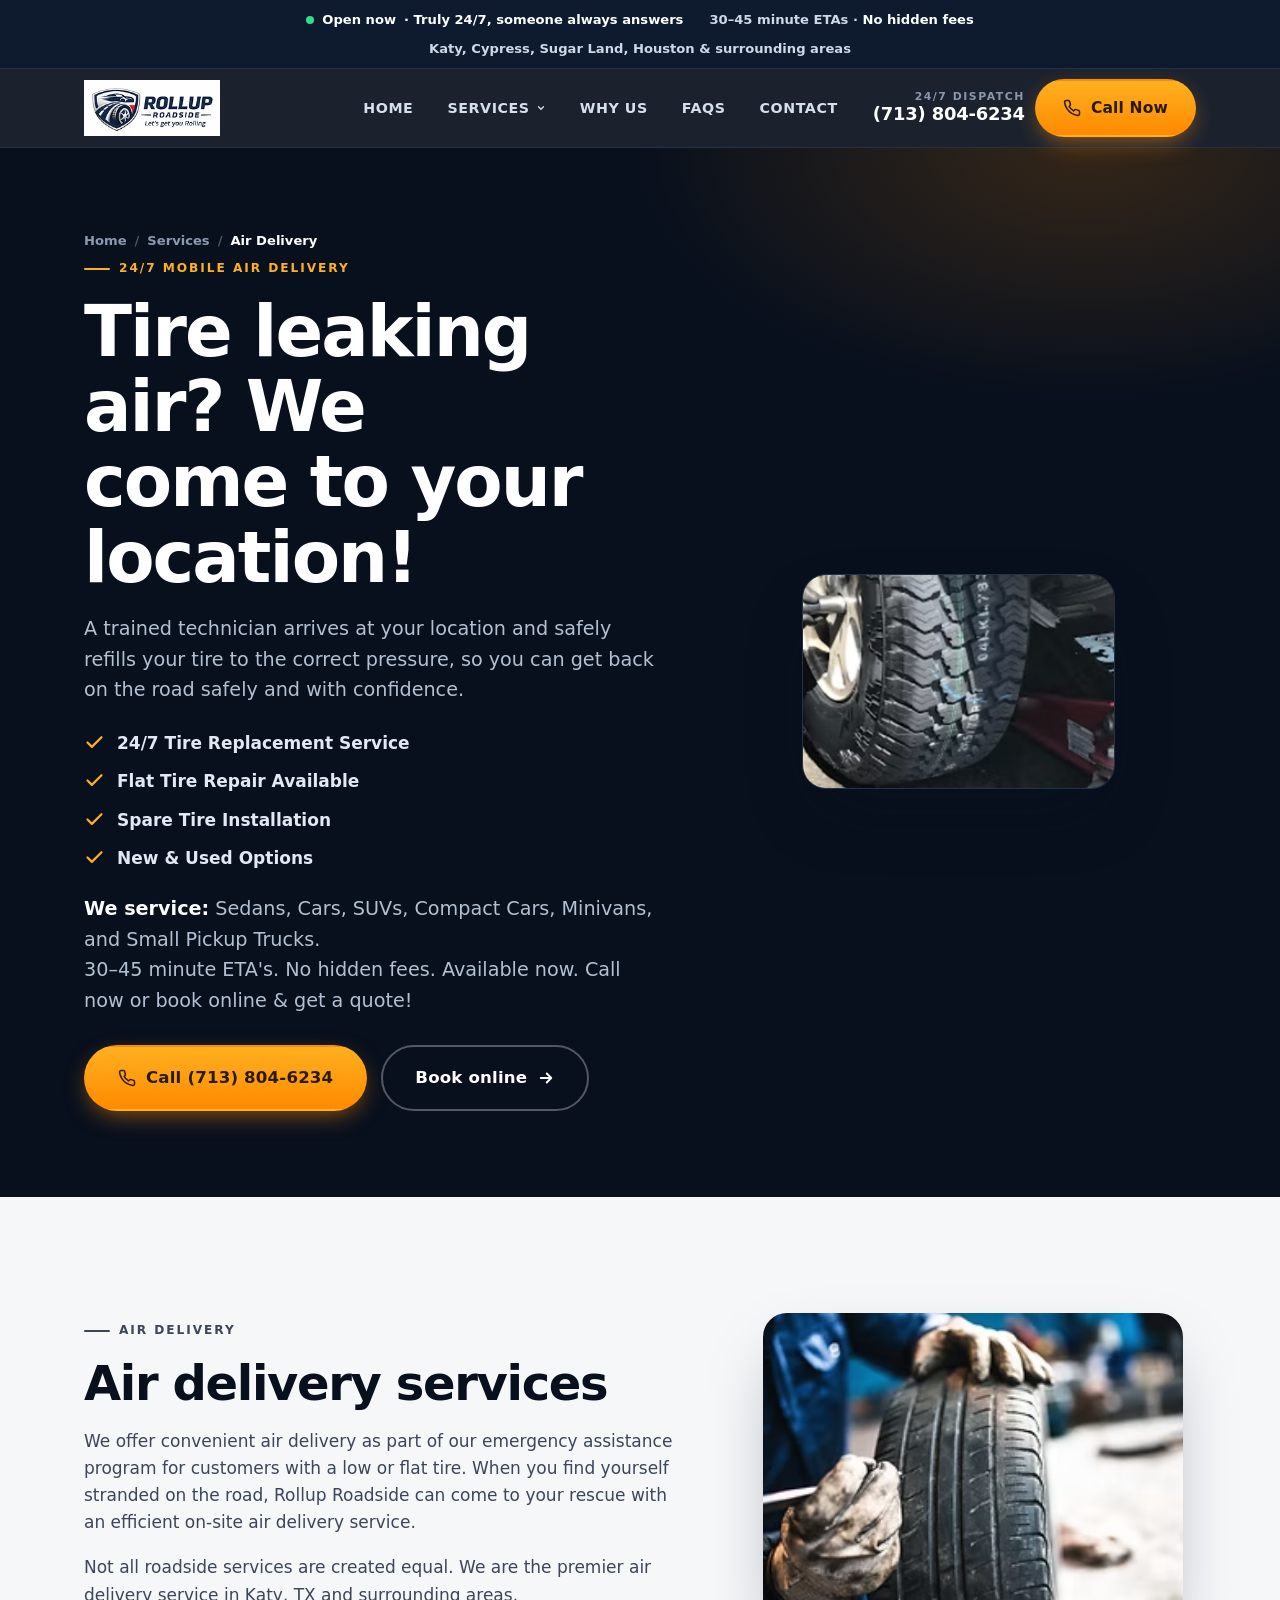
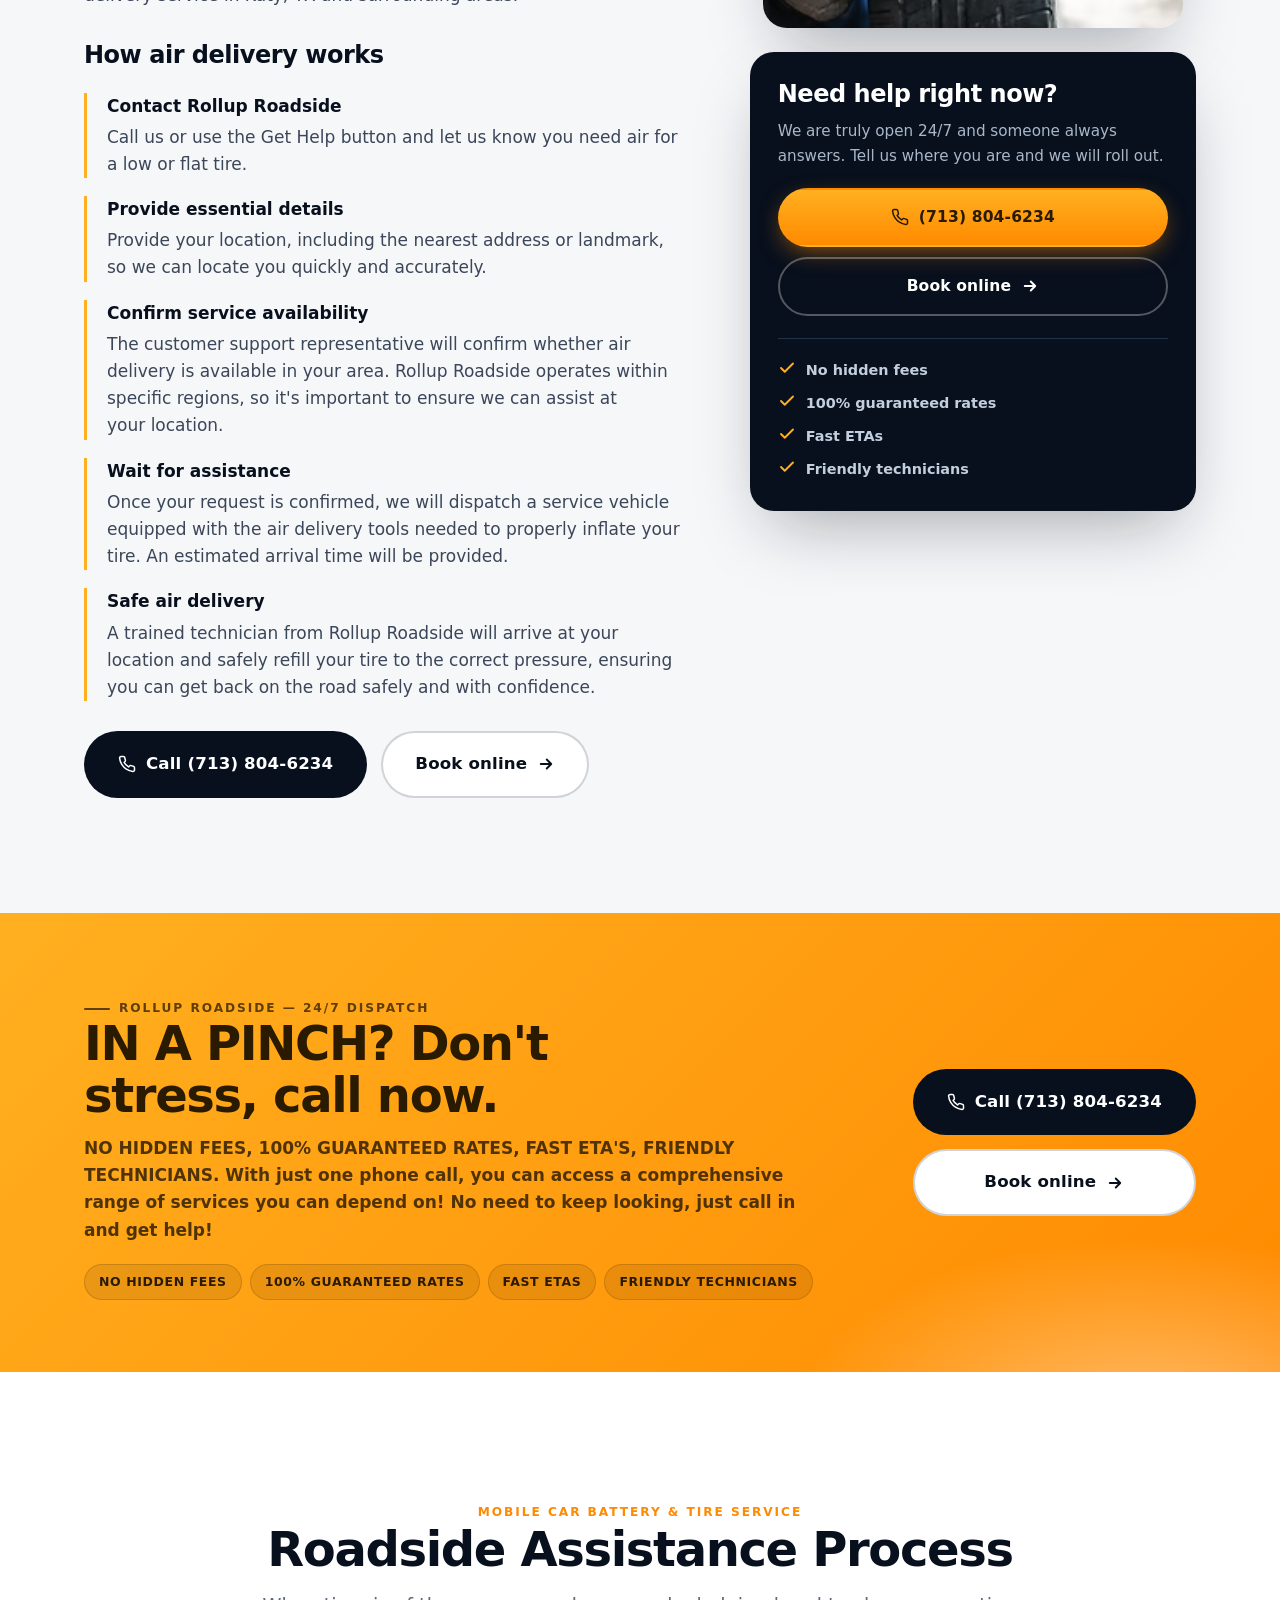
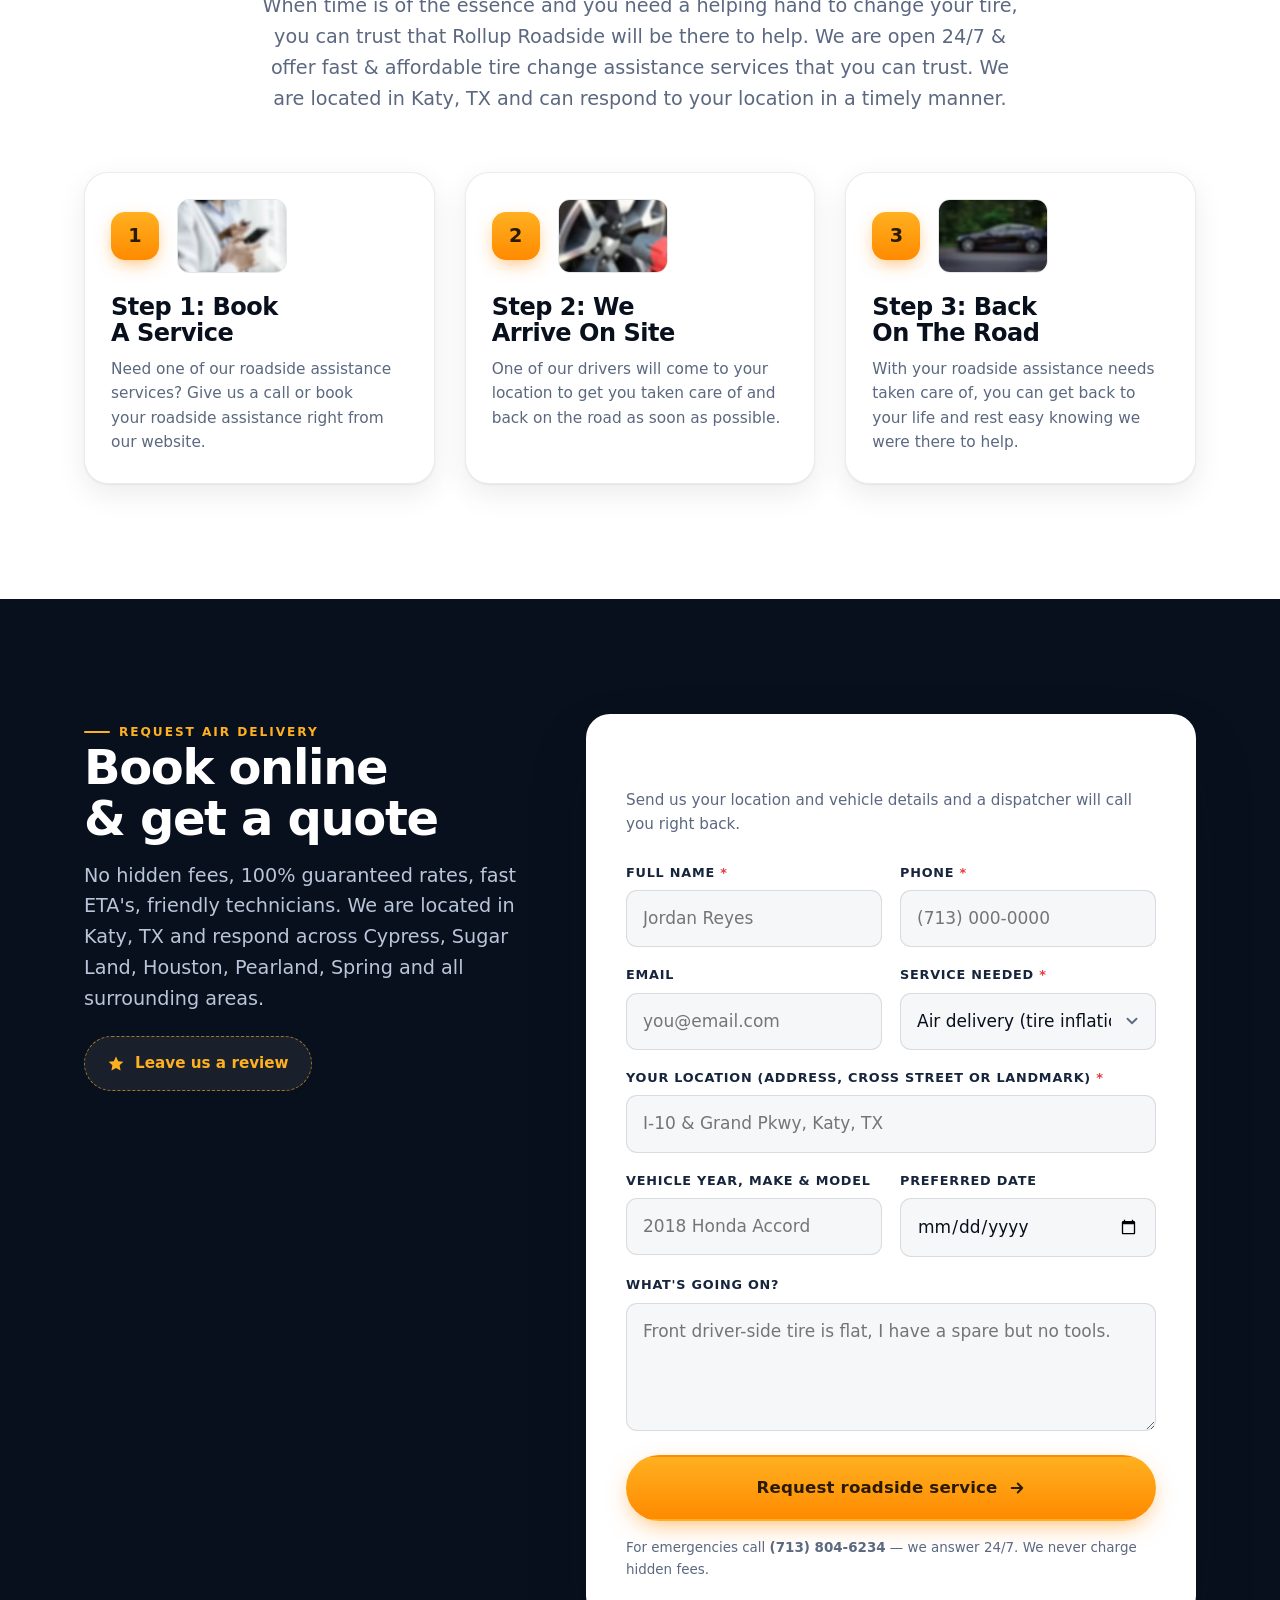
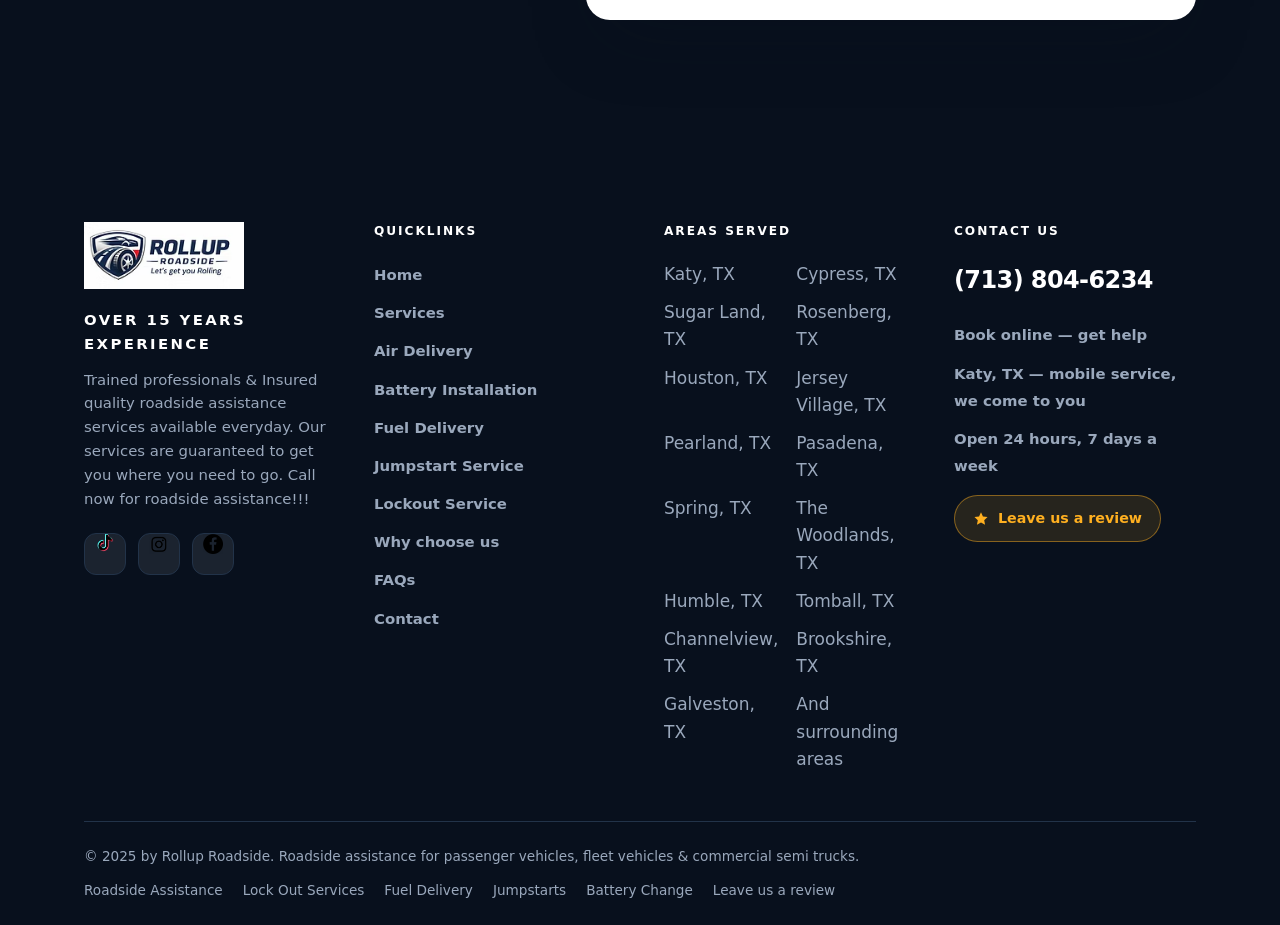
<file: air-delivery/index.html>
<!DOCTYPE html>
<html lang="en">
<head>
<meta charset="utf-8">
<meta name="viewport" content="width=device-width, initial-scale=1">
<title>Air Delivery Service | Katy, TX | Rollup Roadside</title>
<meta name="description" content="Tire leaking air? Rollup Roadside delivers air to your location in Katy, TX and surrounding areas. 24/7 tire inflation, flat tire repair, spare tire installation. 30-45 minute ETAs, no hidden fees.">
<link rel="canonical" href="/air-delivery/">
<meta name="theme-color" content="#08101d">
<meta name="robots" content="index, follow">
<meta property="og:type" content="website">
<meta property="og:site_name" content="Rollup Roadside">
<meta property="og:title" content="Air Delivery Service | Katy, TX | Rollup Roadside">
<meta property="og:description" content="Tire leaking air? Rollup Roadside delivers air to your location in Katy, TX and surrounding areas. 24/7 tire inflation, flat tire repair, spare tire installation. 30-45 minute ETAs, no hidden fees.">
<meta property="og:image" content="/images/source/02-11062b-7a1cf3252fa5401db5bfb27e7c4f00cb-mv2.avif">
<meta name="twitter:card" content="summary_large_image">
<meta name="twitter:title" content="Air Delivery Service | Katy, TX | Rollup Roadside">
<meta name="twitter:description" content="Tire leaking air? Rollup Roadside delivers air to your location in Katy, TX and surrounding areas. 24/7 tire inflation, flat tire repair, spare tire installation. 30-45 minute ETAs, no hidden fees.">
<link rel="icon" href="/favicon.svg" type="image/svg+xml">
<link rel="apple-touch-icon" href="/favicon.svg">
<link rel="stylesheet" href="/styles.css">
</head>
<body>
<a class="skip" href="#main">Skip to main content</a>
<div class="strip">
  <div class="wrap">
    <span class="pulse"><b>Open now</b> &middot; Truly 24/7, someone always answers</span>
    <span>30&ndash;45 minute ETAs &middot; <b>No hidden fees</b></span>
    <span>Katy, Cypress, Sugar Land, Houston &amp; surrounding areas</span>
  </div>
</div>

<header class="header">
  <div class="wrap header__inner">
    <a class="brand" href="/" aria-label="Rollup Roadside &mdash; home">
      <img src="/images/source/01-808e74e2-2c80-411c-89f6-8251dda5530a.avif" alt="Rollup Roadside logo" width="205" height="85">
    </a>

    <nav class="nav" id="site-nav" aria-label="Main navigation" data-open="false">
      <ul class="nav__list">
        <li class="nav__item"><a class="nav__link" href="/">Home</a></li>
        <li class="nav__item">
          <a class="nav__link" href="/services/">Services <svg class="nav__caret" viewBox="0 0 24 24" fill="none" stroke="currentColor" stroke-width="3" stroke-linecap="round" aria-hidden="true"><path d="m6 9 6 6 6-6"/></svg></a>
          <ul class="nav__sub">
            <li><a href="/services/">All Services</a></li>
        <li><a href="/air-delivery/" aria-current="page">Air Delivery</a></li>
        <li><a href="/battery-installation/">Battery Installation</a></li>
        <li><a href="/gasoline-delivery/">Fuel Delivery</a></li>
        <li><a href="/jumpstart-service/">Jumpstart Service</a></li>
        <li><a href="/lockout-service/">Lockout Service</a></li>
          </ul>
        </li>
        <li class="nav__item"><a class="nav__link" href="/#why">Why Us</a></li>
        <li class="nav__item"><a class="nav__link" href="/#faqs">FAQs</a></li>
        <li class="nav__item"><a class="nav__link" href="/#contact">Contact</a></li>
      </ul>
    </nav>

    <div class="header__cta">
      <a class="header__phone" href="tel:+17138046234">
        <span>24/7 Dispatch</span><strong>(713) 804-6234</strong>
      </a>
      <a class="btn btn--primary" href="tel:+17138046234"><svg viewBox="0 0 24 24" fill="none" stroke="currentColor" stroke-width="2" stroke-linecap="round" stroke-linejoin="round" aria-hidden="true"><path d="M22 16.92v3a2 2 0 0 1-2.18 2 19.8 19.8 0 0 1-8.63-3.07 19.5 19.5 0 0 1-6-6A19.8 19.8 0 0 1 2.12 4.2 2 2 0 0 1 4.11 2h3a2 2 0 0 1 2 1.72c.13.96.36 1.9.7 2.81a2 2 0 0 1-.45 2.11L8.1 9.9a16 16 0 0 0 6 6l1.26-1.26a2 2 0 0 1 2.11-.45c.9.33 1.85.57 2.81.7A2 2 0 0 1 22 16.92z"/></svg><span>Call Now</span></a>
      <button class="burger" type="button" aria-label="Toggle navigation menu" aria-controls="site-nav" aria-expanded="false">
        <span></span><span></span><span></span>
      </button>
    </div>
  </div>
</header>
<main id="main">

<section class="phero">
  <div class="wrap phero__inner">
    <nav class="crumbs" aria-label="Breadcrumb">
      <a href="/">Home</a><span aria-hidden="true">/</span>
      <a href="/services/">Services</a><span aria-hidden="true">/</span>
      <span aria-current="page">Air Delivery</span>
    </nav>
    <div class="phero__grid">
      <div>
        <p class="eyebrow eyebrow--light">24/7 mobile air delivery</p>
        <h1>Tire leaking air? We come to your location!</h1>
        <p class="lead">A trained technician arrives at your location and safely refills your tire to the correct pressure, so you can get back on the road safely and with confidence.</p>
        <ul class="specs">
          <li><svg viewBox="0 0 24 24" fill="none" stroke="currentColor" stroke-width="2.5" stroke-linecap="round" stroke-linejoin="round" aria-hidden="true"><path d="M20 6 9 17l-5-5"/></svg><span>24/7 Tire Replacement Service</span></li>
          <li><svg viewBox="0 0 24 24" fill="none" stroke="currentColor" stroke-width="2.5" stroke-linecap="round" stroke-linejoin="round" aria-hidden="true"><path d="M20 6 9 17l-5-5"/></svg><span>Flat Tire Repair Available</span></li>
          <li><svg viewBox="0 0 24 24" fill="none" stroke="currentColor" stroke-width="2.5" stroke-linecap="round" stroke-linejoin="round" aria-hidden="true"><path d="M20 6 9 17l-5-5"/></svg><span>Spare Tire Installation</span></li>
          <li><svg viewBox="0 0 24 24" fill="none" stroke="currentColor" stroke-width="2.5" stroke-linecap="round" stroke-linejoin="round" aria-hidden="true"><path d="M20 6 9 17l-5-5"/></svg><span>New &amp; Used Options</span></li>
        </ul>
        <p class="lead" style="margin-top:22px"><strong style="color:#fff">We service:</strong> Sedans, Cars, SUVs, Compact Cars, Minivans, and Small Pickup Trucks.<br>30&ndash;45 minute ETA's. No hidden fees. Available now. Call now or book online &amp; get a quote!</p>
        <div class="btn-row">
          <a class="btn btn--primary btn--lg" href="tel:+17138046234"><svg viewBox="0 0 24 24" fill="none" stroke="currentColor" stroke-width="2" stroke-linecap="round" stroke-linejoin="round" aria-hidden="true"><path d="M22 16.92v3a2 2 0 0 1-2.18 2 19.8 19.8 0 0 1-8.63-3.07 19.5 19.5 0 0 1-6-6A19.8 19.8 0 0 1 2.12 4.2 2 2 0 0 1 4.11 2h3a2 2 0 0 1 2 1.72c.13.96.36 1.9.7 2.81a2 2 0 0 1-.45 2.11L8.1 9.9a16 16 0 0 0 6 6l1.26-1.26a2 2 0 0 1 2.11-.45c.9.33 1.85.57 2.81.7A2 2 0 0 1 22 16.92z"/></svg><span>Call (713) 804-6234</span></a>
          <a class="btn btn--ghost btn--lg" href="#book">Book online <svg viewBox="0 0 24 24" fill="none" stroke="currentColor" stroke-width="2.5" stroke-linecap="round" stroke-linejoin="round" aria-hidden="true"><path d="M5 12h14M13 6l6 6-6 6"/></svg></a>
        </div>
      </div>
      <div class="phero__media">
        <img src="/images/source/06-fc95e0-04a34b27c62a4d6aa6cf671bbcbd1f4c-mv2.avif" alt="Rollup Roadside mobile tire technician refilling a low tire with air at a customer location in Katy, TX" width="311" height="214" decoding="async">
      </div>
    </div>
  </div>
</section>

<section class="section">
  <div class="wrap split">
    <div class="prose reveal">
      <p class="eyebrow">Air Delivery</p>
      <h2>Air delivery services</h2>
      <p>We offer convenient air delivery as part of our emergency assistance program for customers with a low or flat tire. When you find yourself stranded on the road, Rollup Roadside can come to your rescue with an efficient on-site air delivery service.</p>
      <p>Not all roadside services are created equal. We are the premier air delivery service in Katy, TX and surrounding areas.</p>
      <h3>How air delivery works</h3>
      <div class="dl">
        <div><b>Contact Rollup Roadside</b><p>Call us or use the Get Help button and let us know you need air for a low or flat tire.</p></div>
        <div><b>Provide essential details</b><p>Provide your location, including the nearest address or landmark, so we can locate you quickly and accurately.</p></div>
        <div><b>Confirm service availability</b><p>The customer support representative will confirm whether air delivery is available in your area. Rollup Roadside operates within specific regions, so it's important to ensure we can assist at your location.</p></div>
        <div><b>Wait for assistance</b><p>Once your request is confirmed, we will dispatch a service vehicle equipped with the air delivery tools needed to properly inflate your tire. An estimated arrival time will be provided.</p></div>
        <div><b>Safe air delivery</b><p>A trained technician from Rollup Roadside will arrive at your location and safely refill your tire to the correct pressure, ensuring you can get back on the road safely and with confidence.</p></div>
      </div>
      <div class="btn-row" style="margin-top:30px">
        <a class="btn btn--dark btn--lg" href="tel:+17138046234"><svg viewBox="0 0 24 24" fill="none" stroke="currentColor" stroke-width="2" stroke-linecap="round" stroke-linejoin="round" aria-hidden="true"><path d="M22 16.92v3a2 2 0 0 1-2.18 2 19.8 19.8 0 0 1-8.63-3.07 19.5 19.5 0 0 1-6-6A19.8 19.8 0 0 1 2.12 4.2 2 2 0 0 1 4.11 2h3a2 2 0 0 1 2 1.72c.13.96.36 1.9.7 2.81a2 2 0 0 1-.45 2.11L8.1 9.9a16 16 0 0 0 6 6l1.26-1.26a2 2 0 0 1 2.11-.45c.9.33 1.85.57 2.81.7A2 2 0 0 1 22 16.92z"/></svg><span>Call (713) 804-6234</span></a>
        <a class="btn btn--outline btn--lg" href="#book">Book online <svg viewBox="0 0 24 24" fill="none" stroke="currentColor" stroke-width="2.5" stroke-linecap="round" stroke-linejoin="round" aria-hidden="true"><path d="M5 12h14M13 6l6 6-6 6"/></svg></a>
      </div>
    </div>
    <aside class="reveal">
      <div class="split__media" style="margin-bottom:24px">
        <img src="/images/source/03-061672f3876a43099e48f6576962fe4d.avif" alt="Rollup Roadside technician working on a wheel and tire during an on-site roadside call in Katy, TX" width="311" height="233" loading="lazy">
      </div>
      <div class="sticky-card">
        <h3>Need help right now?</h3>
        <p>We are truly open 24/7 and someone always answers. Tell us where you are and we will roll out.</p>
        <a class="btn btn--primary" href="tel:+17138046234"><svg viewBox="0 0 24 24" fill="none" stroke="currentColor" stroke-width="2" stroke-linecap="round" stroke-linejoin="round" aria-hidden="true"><path d="M22 16.92v3a2 2 0 0 1-2.18 2 19.8 19.8 0 0 1-8.63-3.07 19.5 19.5 0 0 1-6-6A19.8 19.8 0 0 1 2.12 4.2 2 2 0 0 1 4.11 2h3a2 2 0 0 1 2 1.72c.13.96.36 1.9.7 2.81a2 2 0 0 1-.45 2.11L8.1 9.9a16 16 0 0 0 6 6l1.26-1.26a2 2 0 0 1 2.11-.45c.9.33 1.85.57 2.81.7A2 2 0 0 1 22 16.92z"/></svg><span>(713) 804-6234</span></a>
        <a class="btn btn--ghost" href="#book">Book online <svg viewBox="0 0 24 24" fill="none" stroke="currentColor" stroke-width="2.5" stroke-linecap="round" stroke-linejoin="round" aria-hidden="true"><path d="M5 12h14M13 6l6 6-6 6"/></svg></a>
        <ul>
          <li><svg viewBox="0 0 24 24" fill="none" stroke="currentColor" stroke-width="2.5" stroke-linecap="round" stroke-linejoin="round" aria-hidden="true"><path d="M20 6 9 17l-5-5"/></svg><span>No hidden fees</span></li>
          <li><svg viewBox="0 0 24 24" fill="none" stroke="currentColor" stroke-width="2.5" stroke-linecap="round" stroke-linejoin="round" aria-hidden="true"><path d="M20 6 9 17l-5-5"/></svg><span>100% guaranteed rates</span></li>
          <li><svg viewBox="0 0 24 24" fill="none" stroke="currentColor" stroke-width="2.5" stroke-linecap="round" stroke-linejoin="round" aria-hidden="true"><path d="M20 6 9 17l-5-5"/></svg><span>Fast ETAs</span></li>
          <li><svg viewBox="0 0 24 24" fill="none" stroke="currentColor" stroke-width="2.5" stroke-linecap="round" stroke-linejoin="round" aria-hidden="true"><path d="M20 6 9 17l-5-5"/></svg><span>Friendly technicians</span></li>
        </ul>
      </div>
    </aside>
  </div>
</section>

<section class="cta">
  <div class="wrap cta__inner">
    <div>
      <p class="eyebrow" style="color:rgba(42,26,0,.75)">Rollup Roadside &mdash; 24/7 dispatch</p>
      <h2>IN A PINCH? Don't stress, call now.</h2>
      <p>NO HIDDEN FEES, 100% GUARANTEED RATES, FAST ETA'S, FRIENDLY TECHNICIANS. With just one phone call, you can access a comprehensive range of services you can depend on! No need to keep looking, just call in and get help!</p>
      <ul class="cta__tags">
        <li>No hidden fees</li><li>100% guaranteed rates</li><li>Fast ETAs</li><li>Friendly technicians</li>
      </ul>
    </div>
    <div class="btn-row">
      <a class="btn btn--dark btn--lg" href="tel:+17138046234"><svg viewBox="0 0 24 24" fill="none" stroke="currentColor" stroke-width="2" stroke-linecap="round" stroke-linejoin="round" aria-hidden="true"><path d="M22 16.92v3a2 2 0 0 1-2.18 2 19.8 19.8 0 0 1-8.63-3.07 19.5 19.5 0 0 1-6-6A19.8 19.8 0 0 1 2.12 4.2 2 2 0 0 1 4.11 2h3a2 2 0 0 1 2 1.72c.13.96.36 1.9.7 2.81a2 2 0 0 1-.45 2.11L8.1 9.9a16 16 0 0 0 6 6l1.26-1.26a2 2 0 0 1 2.11-.45c.9.33 1.85.57 2.81.7A2 2 0 0 1 22 16.92z"/></svg><span>Call (713) 804-6234</span></a>
      <a class="btn btn--outline btn--lg" href="/#book">Book online <svg viewBox="0 0 24 24" fill="none" stroke="currentColor" stroke-width="2.5" stroke-linecap="round" stroke-linejoin="round" aria-hidden="true"><path d="M5 12h14M13 6l6 6-6 6"/></svg></a>
    </div>
  </div>
</section>


<section class="section section--paper" id="process">
  <div class="wrap">
    <div class="section-head section-head--center">
      <p class="eyebrow">Mobile car battery &amp; tire service</p>
      <h2>Roadside Assistance Process</h2>
      <p class="lead">When time is of the essence and you need a helping hand to change your tire, you can trust that Rollup Roadside will be there to help. We are open 24/7 &amp; offer fast &amp; affordable tire change assistance services that you can trust. We are located in Katy, TX and can respond to your location in a timely manner.</p>
    </div>
    <div class="steps">
      <article class="step reveal">
        <div class="step__top">
          <span class="step__n">1</span>
          <img class="step__thumb" src="/images/source/16-1fb4c0ae2d604ff8b2f97e0a53bda09f.avif" alt="Driver calling Rollup Roadside to book a roadside assistance service" loading="lazy" width="147" height="98">
        </div>
        <div class="step__body"><h3>Step 1: Book A Service</h3><p>Need one of our roadside assistance services? Give us a call or book your roadside assistance right from our website.</p></div>
      </article>
      <article class="step reveal">
        <div class="step__top">
          <span class="step__n">2</span>
          <img class="step__thumb" src="/images/source/17-11062b-1b5e0de68e714688a18e8492444c74d5-mv2.avif" alt="Rollup Roadside technician arriving on site to assist a stranded driver" loading="lazy" width="147" height="98">
        </div>
        <div class="step__body"><h3>Step 2: We Arrive On Site</h3><p>One of our drivers will come to your location to get you taken care of and back on the road as soon as possible.</p></div>
      </article>
      <article class="step reveal">
        <div class="step__top">
          <span class="step__n">3</span>
          <img class="step__thumb" src="/images/source/18-116121d8a3644419a88b384c9fc11856.avif" alt="Vehicle back on the road after Rollup Roadside completed the roadside service" loading="lazy" width="147" height="98">
        </div>
        <div class="step__body"><h3>Step 3: Back On The Road</h3><p>With your roadside assistance needs taken care of, you can get back to your life and rest easy knowing we were there to help.</p></div>
      </article>
    </div>
  </div>
</section>


<section class="section section--ink">
  <div class="wrap contact__grid">
    <div class="reveal">
      <p class="eyebrow eyebrow--light">Request air delivery</p>
      <h2>Book online &amp; get a quote</h2>
      <p class="lead lead--light" style="margin-top:16px">No hidden fees, 100% guaranteed rates, fast ETA's, friendly technicians. We are located in Katy, TX and respond across Cypress, Sugar Land, Houston, Pearland, Spring and all surrounding areas.</p>
      <a class="review-cta" href="/review"><svg viewBox="0 0 24 24" fill="currentColor" aria-hidden="true"><path d="m12 2 2.9 6.3 6.9.8-5 4.7 1.3 6.8L12 17.3 5.9 20.6 7.2 13.8l-5-4.7 6.9-.8z"/></svg><span>Leave us a review</span></a>
    </div>
    <div class="reveal">
      <div class="formcard" id="book">
  <div class="alert-ok" data-thanks hidden role="status">
    <svg viewBox="0 0 24 24" fill="none" stroke="currentColor" stroke-width="2" stroke-linecap="round" stroke-linejoin="round" aria-hidden="true"><circle cx="12" cy="12" r="10"/><path d="m8.5 12.5 2.5 2.5 5-5"/></svg>
    <div>
      <b>Thanks, your message was sent.</b>
      <p>A dispatcher will reach out shortly. If this is an emergency, call <a href="tel:+17138046234"><strong>(713) 804-6234</strong></a> for the fastest response.</p>
    </div>
  </div>

  <h3>Request air delivery</h3>
  <p>Send us your location and vehicle details and a dispatcher will call you right back.</p>

  <form method="POST" action="https://vision.leadrai.com/api/forms/d36430c2af78651e99d9df173d33c1bb" data-leadr novalidate-off>
    <input type="hidden" name="_form" value="Quote request">
    <input type="hidden" name="_page" value="">
    <input type="text" name="_gotcha" tabindex="-1" autocomplete="off" style="display:none">

    <div class="fgrid">
      <div class="field">
        <label for="f-name">Full name <span class="req">*</span></label>
        <input id="f-name" type="text" name="name" autocomplete="name" placeholder="Jordan Reyes" required>
      </div>
      <div class="field">
        <label for="f-phone">Phone <span class="req">*</span></label>
        <input id="f-phone" type="tel" name="phone" autocomplete="tel" placeholder="(713) 000-0000" required>
      </div>
      <div class="field">
        <label for="f-email">Email</label>
        <input id="f-email" type="email" name="email" autocomplete="email" placeholder="you@email.com">
      </div>
      <div class="field">
        <label for="f-service">Service needed <span class="req">*</span></label>
        <select id="f-service" name="Service needed" required>
            <option value="" disabled>Choose a service&hellip;</option>
            <option value="Tire change / spare tire install">Tire change / spare tire install</option>
            <option value="Tire repair (plug / patch)">Tire repair (plug / patch)</option>
            <option value="Tire replacement">Tire replacement</option>
            <option value="Mobile tire service">Mobile tire service</option>
            <option value="Air delivery (tire inflation)" selected>Air delivery (tire inflation)</option>
            <option value="Jump start">Jump start</option>
            <option value="Battery delivery &amp; installation">Battery delivery &amp; installation</option>
            <option value="Fuel / gasoline delivery">Fuel / gasoline delivery</option>
            <option value="Car lockout">Car lockout</option>
            <option value="Locking lug nut removal">Locking lug nut removal</option>
            <option value="Stripped lug nut removal">Stripped lug nut removal</option>
            <option value="Something else">Something else</option>
        </select>
      </div>
      <div class="field field--full">
        <label for="f-loc">Your location (address, cross street or landmark) <span class="req">*</span></label>
        <input id="f-loc" type="text" name="Location" placeholder="I-10 &amp; Grand Pkwy, Katy, TX" required>
      </div>
      <div class="field">
        <label for="f-vehicle">Vehicle year, make &amp; model</label>
        <input id="f-vehicle" type="text" name="Vehicle" placeholder="2018 Honda Accord">
      </div>
      <div class="field">
        <label for="f-date">Preferred date</label>
        <input id="f-date" type="date" name="Preferred date">
      </div>
      <div class="field field--full">
        <label for="f-msg">What's going on?</label>
        <textarea id="f-msg" name="Message" placeholder="Front driver-side tire is flat, I have a spare but no tools."></textarea>
      </div>
    </div>

    <button class="btn btn--primary btn--lg btn--block" type="submit">Request roadside service <svg viewBox="0 0 24 24" fill="none" stroke="currentColor" stroke-width="2.5" stroke-linecap="round" stroke-linejoin="round" aria-hidden="true"><path d="M5 12h14M13 6l6 6-6 6"/></svg></button>
    <p class="form-note">For emergencies call <a href="tel:+17138046234"><strong>(713) 804-6234</strong></a> &mdash; we answer 24/7. We never charge hidden fees.</p>
  </form>
</div>

    </div>
  </div>
</section>

</main>
<footer class="footer">
  <div class="wrap">
    <div class="footer__grid">
      <div class="footer__brand">
        <img src="/images/source/14-808e74e2-2c80-411c-89f6-8251dda5530a.avif" alt="Rollup Roadside logo" width="192" height="81" loading="lazy">
        <p class="footer__title" style="margin-bottom:12px">Over 15 years experience</p>
        <p>Trained professionals &amp; Insured quality roadside assistance services available everyday. Our services are guaranteed to get you where you need to go. Call now for roadside assistance!!!</p>
        <div class="social">
        <a href="https://www.tiktok.com/@rollup.roadside?_r=1&amp;_t=ZP-97DEeA3e1MN" target="_blank" rel="noopener noreferrer" aria-label="Rollup Roadside on TikTok"><img src="/images/source/11-11062b-69d309d6dbde492fae325fb0deca6556-mv2.avif" alt="TikTok" width="39" height="39" loading="lazy"></a>
        <a href="https://www.instagram.com/rolluproadsidellc?igsh=dDdkOGJqMnVtOWlx" target="_blank" rel="noopener noreferrer" aria-label="Rollup Roadside on Instagram"><img src="/images/source/12-11062b-ca1d837ce7194421b781ee7384061a8e-mv2.avif" alt="Instagram" width="39" height="39" loading="lazy"></a>
        <a href="https://www.facebook.com/share/1D6wchNR4n/?mibextid=wwXIfr" target="_blank" rel="noopener noreferrer" aria-label="Rollup Roadside on Facebook"><img src="/images/source/13-4057345bcf57474b96976284050c00df.avif" alt="Facebook" width="39" height="39" loading="lazy"></a>
        </div>
      </div>

      <div>
        <p class="footer__title">Quicklinks</p>
        <ul class="footer__list">
          <li><a href="/">Home</a></li>
          <li><a href="/services/">Services</a></li>
          <li><a href="/air-delivery/">Air Delivery</a></li>
          <li><a href="/battery-installation/">Battery Installation</a></li>
          <li><a href="/gasoline-delivery/">Fuel Delivery</a></li>
          <li><a href="/jumpstart-service/">Jumpstart Service</a></li>
          <li><a href="/lockout-service/">Lockout Service</a></li>
          <li><a href="/#why">Why choose us</a></li>
          <li><a href="/#faqs">FAQs</a></li>
          <li><a href="/#contact">Contact</a></li>
        </ul>
      </div>

      <div>
        <p class="footer__title">Areas served</p>
        <ul class="footer__list footer__list--2col">
          <li>Katy, TX</li>
          <li>Cypress, TX</li>
          <li>Sugar Land, TX</li>
          <li>Rosenberg, TX</li>
          <li>Houston, TX</li>
          <li>Jersey Village, TX</li>
          <li>Pearland, TX</li>
          <li>Pasadena, TX</li>
          <li>Spring, TX</li>
          <li>The Woodlands, TX</li>
          <li>Humble, TX</li>
          <li>Tomball, TX</li>
          <li>Channelview, TX</li>
          <li>Brookshire, TX</li>
          <li>Galveston, TX</li>
          <li>And surrounding areas</li>
        </ul>
      </div>

      <div>
        <p class="footer__title">Contact us</p>
        <a class="footer__phone" href="tel:+17138046234">(713) 804-6234</a>
        <ul class="footer__list" style="margin-top:14px">
          <li><a href="/#book">Book online &mdash; get help</a></li>
          <li><span>Katy, TX &mdash; mobile service, we come to you</span></li>
          <li><span>Open 24 hours, 7 days a week</span></li>
        </ul>
        <a class="footer__review" href="/review"><svg viewBox="0 0 24 24" fill="currentColor" aria-hidden="true"><path d="m12 2 2.9 6.3 6.9.8-5 4.7 1.3 6.8L12 17.3 5.9 20.6 7.2 13.8l-5-4.7 6.9-.8z"/></svg><span>Leave us a review</span></a>
      </div>
    </div>

    <div class="footer__bar">
      <p>&copy; 2025 by Rollup Roadside. Roadside assistance for passenger vehicles, fleet vehicles &amp; commercial semi trucks.</p>
      <nav aria-label="Footer links">
        <a href="/services/">Roadside Assistance</a>
        <a href="/lockout-service/">Lock Out Services</a>
        <a href="/gasoline-delivery/">Fuel Delivery</a>
        <a href="/jumpstart-service/">Jumpstarts</a>
        <a href="/battery-installation/">Battery Change</a>
        <a href="/review">Leave us a review</a>
      </nav>
    </div>
  </div>
</footer>

<div class="callbar">
  <a class="btn btn--primary" href="tel:+17138046234"><svg viewBox="0 0 24 24" fill="none" stroke="currentColor" stroke-width="2" stroke-linecap="round" stroke-linejoin="round" aria-hidden="true"><path d="M22 16.92v3a2 2 0 0 1-2.18 2 19.8 19.8 0 0 1-8.63-3.07 19.5 19.5 0 0 1-6-6A19.8 19.8 0 0 1 2.12 4.2 2 2 0 0 1 4.11 2h3a2 2 0 0 1 2 1.72c.13.96.36 1.9.7 2.81a2 2 0 0 1-.45 2.11L8.1 9.9a16 16 0 0 0 6 6l1.26-1.26a2 2 0 0 1 2.11-.45c.9.33 1.85.57 2.81.7A2 2 0 0 1 22 16.92z"/></svg><span>Call Now</span></a>
  <a class="btn btn--ghost" href="/#book">Book Online</a>
</div>

<script src="/script.js" defer></script>
</body>
</html>
</file>
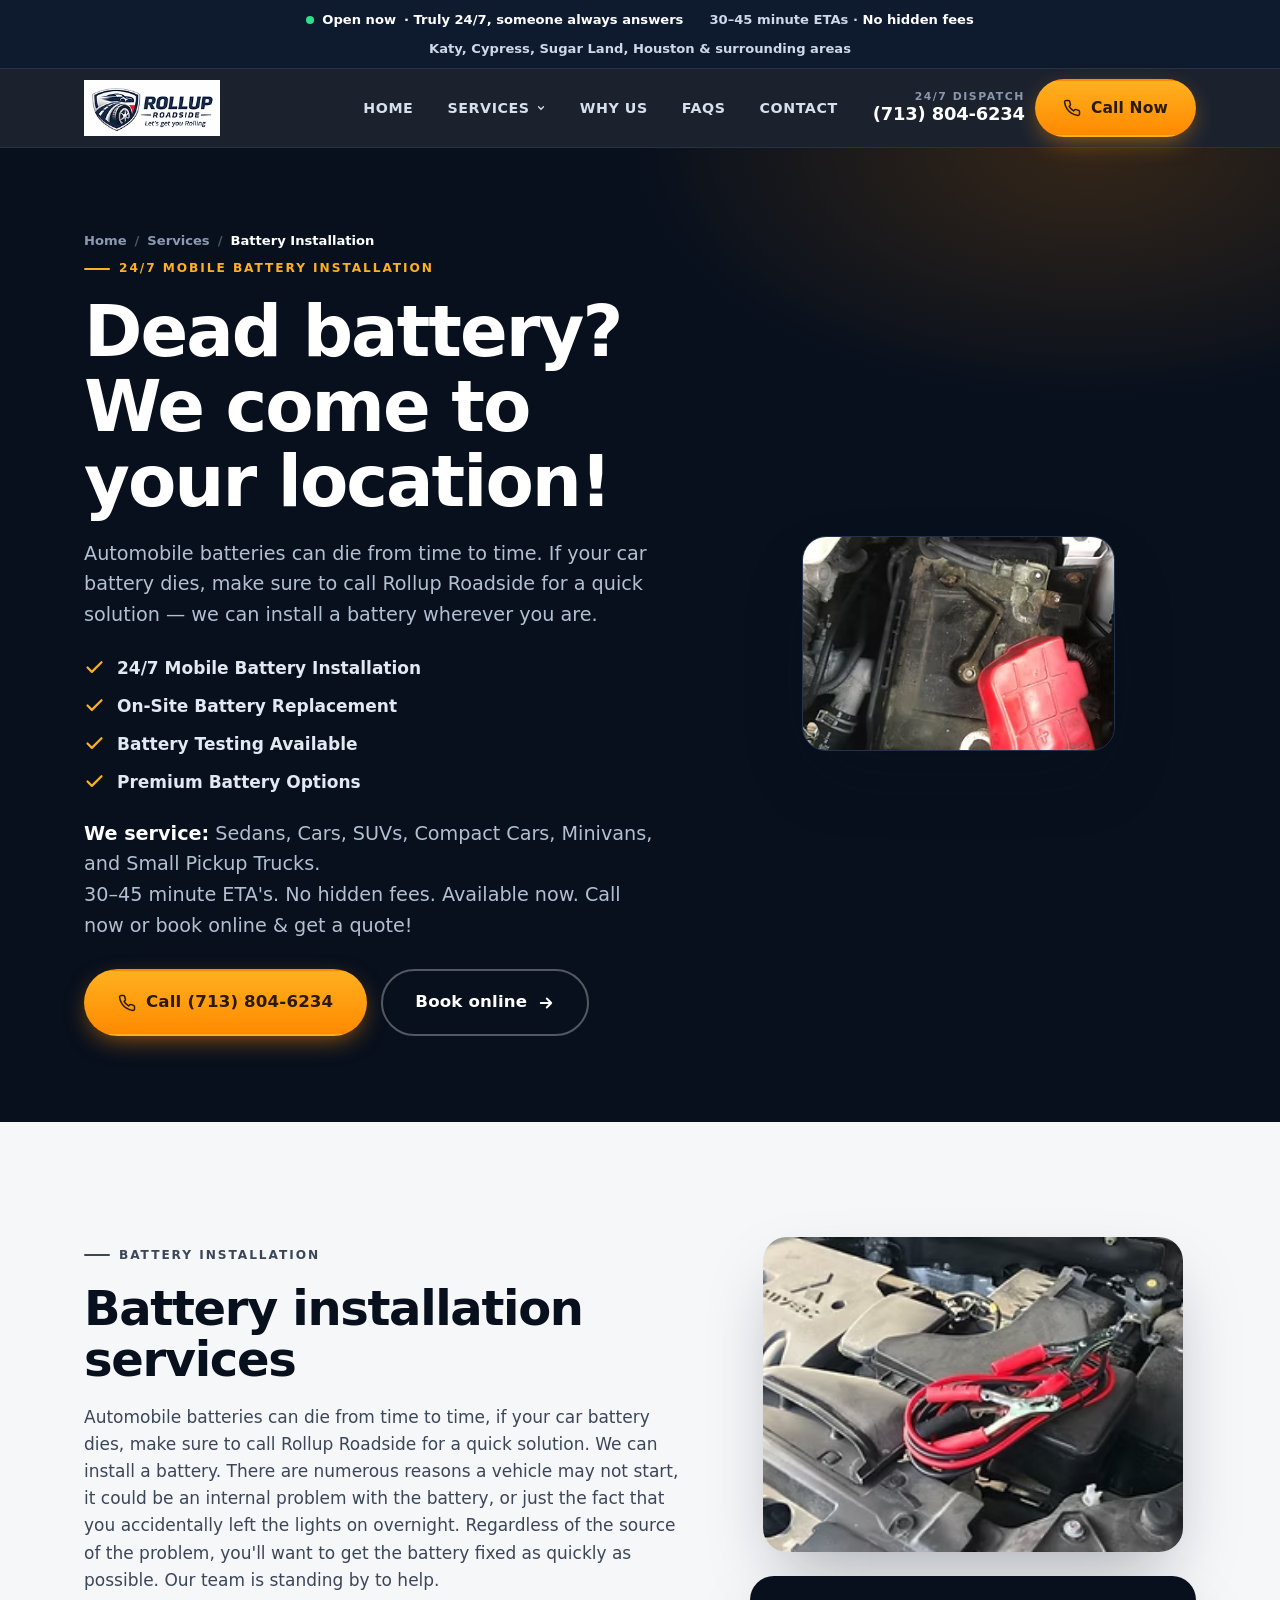
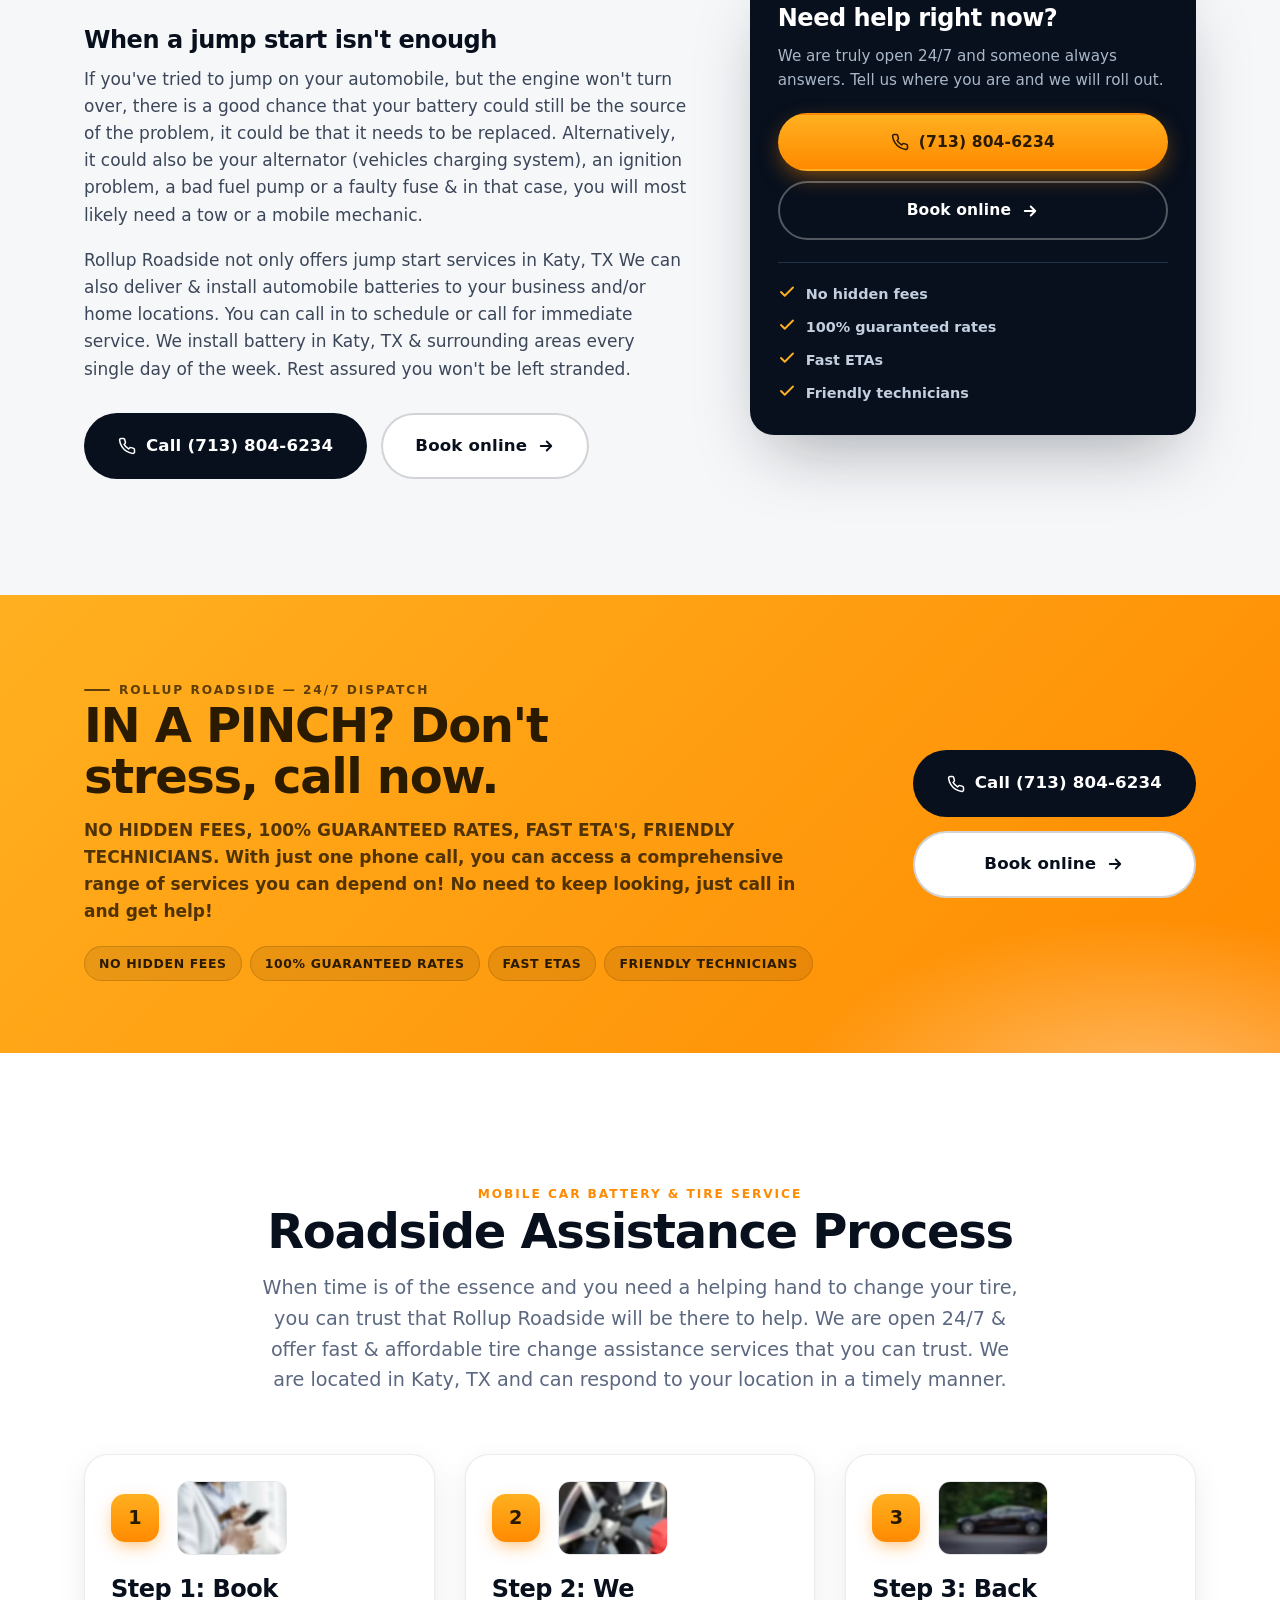
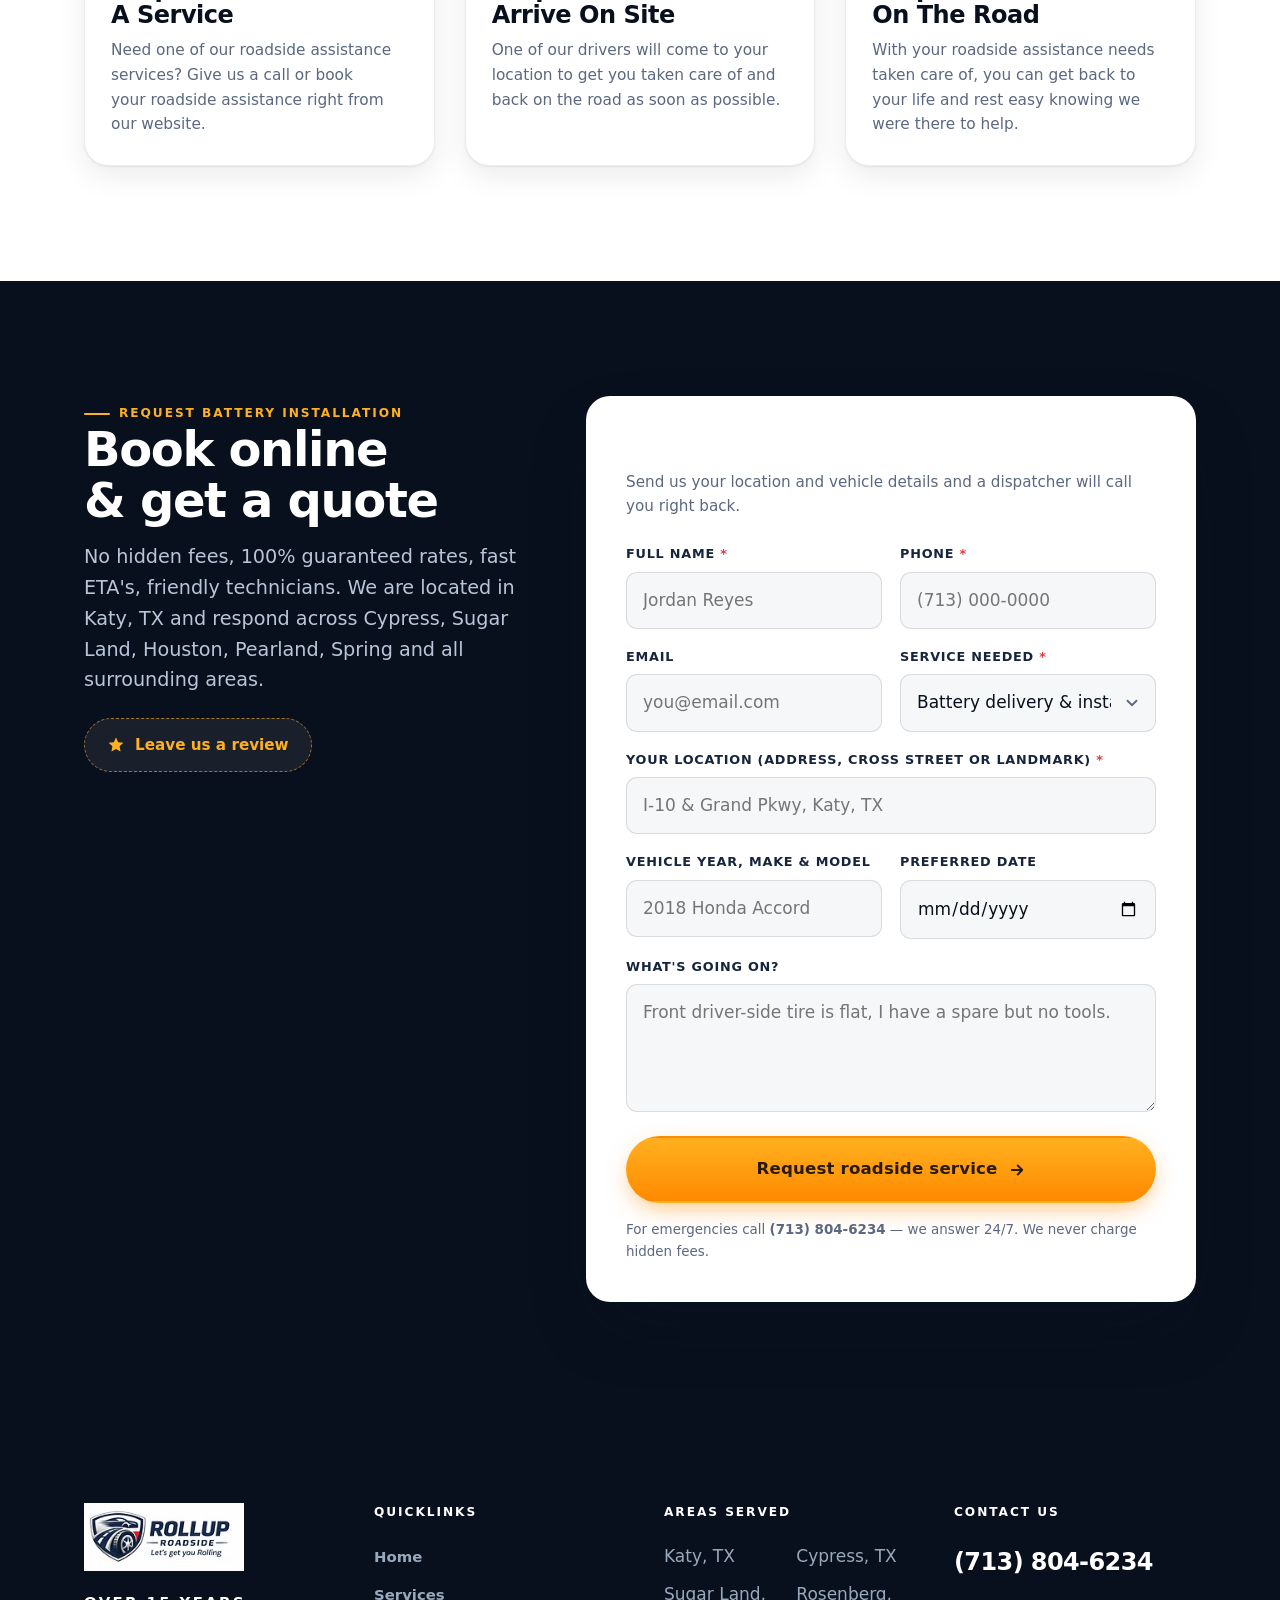
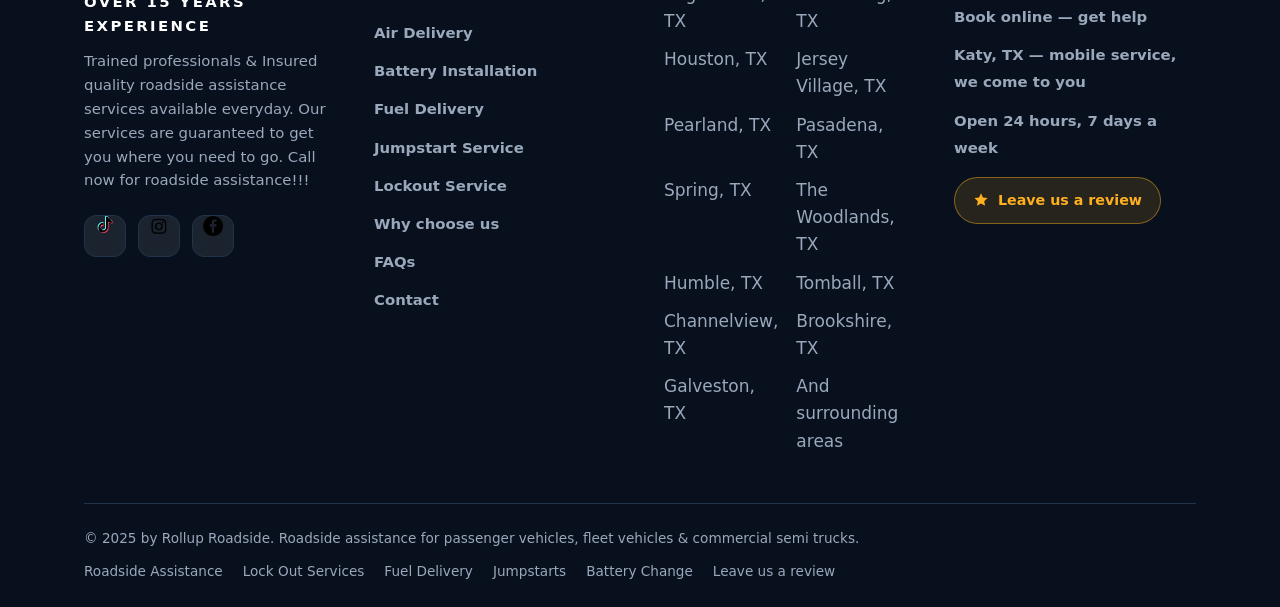
<file: battery-installation/index.html>
<!DOCTYPE html>
<html lang="en">
<head>
<meta charset="utf-8">
<meta name="viewport" content="width=device-width, initial-scale=1">
<title>Battery Installation In Katy, TX | Rollup Roadside</title>
<meta name="description" content="Dead battery? Rollup Roadside delivers and installs car batteries on site in Katy, TX and surrounding areas. 24/7 mobile battery installation, battery testing, premium battery options. Call (713) 804-6234.">
<link rel="canonical" href="/battery-installation/">
<meta name="theme-color" content="#08101d">
<meta name="robots" content="index, follow">
<meta property="og:type" content="website">
<meta property="og:site_name" content="Rollup Roadside">
<meta property="og:title" content="Battery Installation In Katy, TX | Rollup Roadside">
<meta property="og:description" content="Dead battery? Rollup Roadside delivers and installs car batteries on site in Katy, TX and surrounding areas. 24/7 mobile battery installation, battery testing, premium battery options. Call (713) 804-6234.">
<meta property="og:image" content="/images/source/02-11062b-7a1cf3252fa5401db5bfb27e7c4f00cb-mv2.avif">
<meta name="twitter:card" content="summary_large_image">
<meta name="twitter:title" content="Battery Installation In Katy, TX | Rollup Roadside">
<meta name="twitter:description" content="Dead battery? Rollup Roadside delivers and installs car batteries on site in Katy, TX and surrounding areas. 24/7 mobile battery installation, battery testing, premium battery options. Call (713) 804-6234.">
<link rel="icon" href="/favicon.svg" type="image/svg+xml">
<link rel="apple-touch-icon" href="/favicon.svg">
<link rel="stylesheet" href="/styles.css">
</head>
<body>
<a class="skip" href="#main">Skip to main content</a>
<div class="strip">
  <div class="wrap">
    <span class="pulse"><b>Open now</b> &middot; Truly 24/7, someone always answers</span>
    <span>30&ndash;45 minute ETAs &middot; <b>No hidden fees</b></span>
    <span>Katy, Cypress, Sugar Land, Houston &amp; surrounding areas</span>
  </div>
</div>

<header class="header">
  <div class="wrap header__inner">
    <a class="brand" href="/" aria-label="Rollup Roadside &mdash; home">
      <img src="/images/source/01-808e74e2-2c80-411c-89f6-8251dda5530a.avif" alt="Rollup Roadside logo" width="205" height="85">
    </a>

    <nav class="nav" id="site-nav" aria-label="Main navigation" data-open="false">
      <ul class="nav__list">
        <li class="nav__item"><a class="nav__link" href="/">Home</a></li>
        <li class="nav__item">
          <a class="nav__link" href="/services/">Services <svg class="nav__caret" viewBox="0 0 24 24" fill="none" stroke="currentColor" stroke-width="3" stroke-linecap="round" aria-hidden="true"><path d="m6 9 6 6 6-6"/></svg></a>
          <ul class="nav__sub">
            <li><a href="/services/">All Services</a></li>
        <li><a href="/air-delivery/">Air Delivery</a></li>
        <li><a href="/battery-installation/" aria-current="page">Battery Installation</a></li>
        <li><a href="/gasoline-delivery/">Fuel Delivery</a></li>
        <li><a href="/jumpstart-service/">Jumpstart Service</a></li>
        <li><a href="/lockout-service/">Lockout Service</a></li>
          </ul>
        </li>
        <li class="nav__item"><a class="nav__link" href="/#why">Why Us</a></li>
        <li class="nav__item"><a class="nav__link" href="/#faqs">FAQs</a></li>
        <li class="nav__item"><a class="nav__link" href="/#contact">Contact</a></li>
      </ul>
    </nav>

    <div class="header__cta">
      <a class="header__phone" href="tel:+17138046234">
        <span>24/7 Dispatch</span><strong>(713) 804-6234</strong>
      </a>
      <a class="btn btn--primary" href="tel:+17138046234"><svg viewBox="0 0 24 24" fill="none" stroke="currentColor" stroke-width="2" stroke-linecap="round" stroke-linejoin="round" aria-hidden="true"><path d="M22 16.92v3a2 2 0 0 1-2.18 2 19.8 19.8 0 0 1-8.63-3.07 19.5 19.5 0 0 1-6-6A19.8 19.8 0 0 1 2.12 4.2 2 2 0 0 1 4.11 2h3a2 2 0 0 1 2 1.72c.13.96.36 1.9.7 2.81a2 2 0 0 1-.45 2.11L8.1 9.9a16 16 0 0 0 6 6l1.26-1.26a2 2 0 0 1 2.11-.45c.9.33 1.85.57 2.81.7A2 2 0 0 1 22 16.92z"/></svg><span>Call Now</span></a>
      <button class="burger" type="button" aria-label="Toggle navigation menu" aria-controls="site-nav" aria-expanded="false">
        <span></span><span></span><span></span>
      </button>
    </div>
  </div>
</header>
<main id="main">

<section class="phero">
  <div class="wrap phero__inner">
    <nav class="crumbs" aria-label="Breadcrumb">
      <a href="/">Home</a><span aria-hidden="true">/</span>
      <a href="/services/">Services</a><span aria-hidden="true">/</span>
      <span aria-current="page">Battery Installation</span>
    </nav>
    <div class="phero__grid">
      <div>
        <p class="eyebrow eyebrow--light">24/7 mobile battery installation</p>
        <h1>Dead battery? We come to your location!</h1>
        <p class="lead">Automobile batteries can die from time to time. If your car battery dies, make sure to call Rollup Roadside for a quick solution &mdash; we can install a battery wherever you are.</p>
        <ul class="specs">
          <li><svg viewBox="0 0 24 24" fill="none" stroke="currentColor" stroke-width="2.5" stroke-linecap="round" stroke-linejoin="round" aria-hidden="true"><path d="M20 6 9 17l-5-5"/></svg><span>24/7 Mobile Battery Installation</span></li>
          <li><svg viewBox="0 0 24 24" fill="none" stroke="currentColor" stroke-width="2.5" stroke-linecap="round" stroke-linejoin="round" aria-hidden="true"><path d="M20 6 9 17l-5-5"/></svg><span>On-Site Battery Replacement</span></li>
          <li><svg viewBox="0 0 24 24" fill="none" stroke="currentColor" stroke-width="2.5" stroke-linecap="round" stroke-linejoin="round" aria-hidden="true"><path d="M20 6 9 17l-5-5"/></svg><span>Battery Testing Available</span></li>
          <li><svg viewBox="0 0 24 24" fill="none" stroke="currentColor" stroke-width="2.5" stroke-linecap="round" stroke-linejoin="round" aria-hidden="true"><path d="M20 6 9 17l-5-5"/></svg><span>Premium Battery Options</span></li>
        </ul>
        <p class="lead" style="margin-top:22px"><strong style="color:#fff">We service:</strong> Sedans, Cars, SUVs, Compact Cars, Minivans, and Small Pickup Trucks.<br>30&ndash;45 minute ETA's. No hidden fees. Available now. Call now or book online &amp; get a quote!</p>
        <div class="btn-row">
          <a class="btn btn--primary btn--lg" href="tel:+17138046234"><svg viewBox="0 0 24 24" fill="none" stroke="currentColor" stroke-width="2" stroke-linecap="round" stroke-linejoin="round" aria-hidden="true"><path d="M22 16.92v3a2 2 0 0 1-2.18 2 19.8 19.8 0 0 1-8.63-3.07 19.5 19.5 0 0 1-6-6A19.8 19.8 0 0 1 2.12 4.2 2 2 0 0 1 4.11 2h3a2 2 0 0 1 2 1.72c.13.96.36 1.9.7 2.81a2 2 0 0 1-.45 2.11L8.1 9.9a16 16 0 0 0 6 6l1.26-1.26a2 2 0 0 1 2.11-.45c.9.33 1.85.57 2.81.7A2 2 0 0 1 22 16.92z"/></svg><span>Call (713) 804-6234</span></a>
          <a class="btn btn--ghost btn--lg" href="#book">Book online <svg viewBox="0 0 24 24" fill="none" stroke="currentColor" stroke-width="2.5" stroke-linecap="round" stroke-linejoin="round" aria-hidden="true"><path d="M5 12h14M13 6l6 6-6 6"/></svg></a>
        </div>
      </div>
      <div class="phero__media">
        <img src="/images/source/08-fc95e0-bdb707409f67426586b29824523e0f63-mv2.avif" alt="Rollup Roadside technician installing a new car battery on site during a mobile battery replacement in Katy, TX" width="311" height="214" decoding="async">
      </div>
    </div>
  </div>
</section>

<section class="section">
  <div class="wrap split">
    <div class="prose reveal">
      <p class="eyebrow">Battery Installation</p>
      <h2>Battery installation services</h2>
      <p>Automobile batteries can die from time to time, if your car battery dies, make sure to call Rollup Roadside for a quick solution. We can install a battery. There are numerous reasons a vehicle may not start, it could be an internal problem with the battery, or just the fact that you accidentally left the lights on overnight. Regardless of the source of the problem, you'll want to get the battery fixed as quickly as possible. Our team is standing by to help.</p>
      <h3>When a jump start isn't enough</h3>
      <p>If you've tried to jump on your automobile, but the engine won't turn over, there is a good chance that your battery could still be the source of the problem, it could be that it needs to be replaced. Alternatively, it could also be your alternator (vehicles charging system), an ignition problem, a bad fuel pump or a faulty fuse &amp; in that case, you will most likely need a tow or a mobile mechanic.</p>
      <p>Rollup Roadside not only offers jump start services in Katy, TX We can also deliver &amp; install automobile batteries to your business and/or home locations. You can call in to schedule or call for immediate service. We install battery in Katy, TX &amp; surrounding areas every single day of the week. Rest assured you won't be left stranded.</p>
      <div class="btn-row" style="margin-top:30px">
        <a class="btn btn--dark btn--lg" href="tel:+17138046234"><svg viewBox="0 0 24 24" fill="none" stroke="currentColor" stroke-width="2" stroke-linecap="round" stroke-linejoin="round" aria-hidden="true"><path d="M22 16.92v3a2 2 0 0 1-2.18 2 19.8 19.8 0 0 1-8.63-3.07 19.5 19.5 0 0 1-6-6A19.8 19.8 0 0 1 2.12 4.2 2 2 0 0 1 4.11 2h3a2 2 0 0 1 2 1.72c.13.96.36 1.9.7 2.81a2 2 0 0 1-.45 2.11L8.1 9.9a16 16 0 0 0 6 6l1.26-1.26a2 2 0 0 1 2.11-.45c.9.33 1.85.57 2.81.7A2 2 0 0 1 22 16.92z"/></svg><span>Call (713) 804-6234</span></a>
        <a class="btn btn--outline btn--lg" href="#book">Book online <svg viewBox="0 0 24 24" fill="none" stroke="currentColor" stroke-width="2.5" stroke-linecap="round" stroke-linejoin="round" aria-hidden="true"><path d="M5 12h14M13 6l6 6-6 6"/></svg></a>
      </div>
    </div>
    <aside class="reveal">
      <div class="split__media" style="margin-bottom:24px">
        <img src="/images/source/04-fc95e0-98a6c8fd56b4414ca15e33259f4cac53-mv2.avif" alt="Jump pack and battery service equipment used by Rollup Roadside for on-site battery work" width="311" height="233" loading="lazy">
      </div>
      <div class="sticky-card">
        <h3>Need help right now?</h3>
        <p>We are truly open 24/7 and someone always answers. Tell us where you are and we will roll out.</p>
        <a class="btn btn--primary" href="tel:+17138046234"><svg viewBox="0 0 24 24" fill="none" stroke="currentColor" stroke-width="2" stroke-linecap="round" stroke-linejoin="round" aria-hidden="true"><path d="M22 16.92v3a2 2 0 0 1-2.18 2 19.8 19.8 0 0 1-8.63-3.07 19.5 19.5 0 0 1-6-6A19.8 19.8 0 0 1 2.12 4.2 2 2 0 0 1 4.11 2h3a2 2 0 0 1 2 1.72c.13.96.36 1.9.7 2.81a2 2 0 0 1-.45 2.11L8.1 9.9a16 16 0 0 0 6 6l1.26-1.26a2 2 0 0 1 2.11-.45c.9.33 1.85.57 2.81.7A2 2 0 0 1 22 16.92z"/></svg><span>(713) 804-6234</span></a>
        <a class="btn btn--ghost" href="#book">Book online <svg viewBox="0 0 24 24" fill="none" stroke="currentColor" stroke-width="2.5" stroke-linecap="round" stroke-linejoin="round" aria-hidden="true"><path d="M5 12h14M13 6l6 6-6 6"/></svg></a>
        <ul>
          <li><svg viewBox="0 0 24 24" fill="none" stroke="currentColor" stroke-width="2.5" stroke-linecap="round" stroke-linejoin="round" aria-hidden="true"><path d="M20 6 9 17l-5-5"/></svg><span>No hidden fees</span></li>
          <li><svg viewBox="0 0 24 24" fill="none" stroke="currentColor" stroke-width="2.5" stroke-linecap="round" stroke-linejoin="round" aria-hidden="true"><path d="M20 6 9 17l-5-5"/></svg><span>100% guaranteed rates</span></li>
          <li><svg viewBox="0 0 24 24" fill="none" stroke="currentColor" stroke-width="2.5" stroke-linecap="round" stroke-linejoin="round" aria-hidden="true"><path d="M20 6 9 17l-5-5"/></svg><span>Fast ETAs</span></li>
          <li><svg viewBox="0 0 24 24" fill="none" stroke="currentColor" stroke-width="2.5" stroke-linecap="round" stroke-linejoin="round" aria-hidden="true"><path d="M20 6 9 17l-5-5"/></svg><span>Friendly technicians</span></li>
        </ul>
      </div>
    </aside>
  </div>
</section>

<section class="cta">
  <div class="wrap cta__inner">
    <div>
      <p class="eyebrow" style="color:rgba(42,26,0,.75)">Rollup Roadside &mdash; 24/7 dispatch</p>
      <h2>IN A PINCH? Don't stress, call now.</h2>
      <p>NO HIDDEN FEES, 100% GUARANTEED RATES, FAST ETA'S, FRIENDLY TECHNICIANS. With just one phone call, you can access a comprehensive range of services you can depend on! No need to keep looking, just call in and get help!</p>
      <ul class="cta__tags">
        <li>No hidden fees</li><li>100% guaranteed rates</li><li>Fast ETAs</li><li>Friendly technicians</li>
      </ul>
    </div>
    <div class="btn-row">
      <a class="btn btn--dark btn--lg" href="tel:+17138046234"><svg viewBox="0 0 24 24" fill="none" stroke="currentColor" stroke-width="2" stroke-linecap="round" stroke-linejoin="round" aria-hidden="true"><path d="M22 16.92v3a2 2 0 0 1-2.18 2 19.8 19.8 0 0 1-8.63-3.07 19.5 19.5 0 0 1-6-6A19.8 19.8 0 0 1 2.12 4.2 2 2 0 0 1 4.11 2h3a2 2 0 0 1 2 1.72c.13.96.36 1.9.7 2.81a2 2 0 0 1-.45 2.11L8.1 9.9a16 16 0 0 0 6 6l1.26-1.26a2 2 0 0 1 2.11-.45c.9.33 1.85.57 2.81.7A2 2 0 0 1 22 16.92z"/></svg><span>Call (713) 804-6234</span></a>
      <a class="btn btn--outline btn--lg" href="/#book">Book online <svg viewBox="0 0 24 24" fill="none" stroke="currentColor" stroke-width="2.5" stroke-linecap="round" stroke-linejoin="round" aria-hidden="true"><path d="M5 12h14M13 6l6 6-6 6"/></svg></a>
    </div>
  </div>
</section>


<section class="section section--paper" id="process">
  <div class="wrap">
    <div class="section-head section-head--center">
      <p class="eyebrow">Mobile car battery &amp; tire service</p>
      <h2>Roadside Assistance Process</h2>
      <p class="lead">When time is of the essence and you need a helping hand to change your tire, you can trust that Rollup Roadside will be there to help. We are open 24/7 &amp; offer fast &amp; affordable tire change assistance services that you can trust. We are located in Katy, TX and can respond to your location in a timely manner.</p>
    </div>
    <div class="steps">
      <article class="step reveal">
        <div class="step__top">
          <span class="step__n">1</span>
          <img class="step__thumb" src="/images/source/16-1fb4c0ae2d604ff8b2f97e0a53bda09f.avif" alt="Driver calling Rollup Roadside to book a roadside assistance service" loading="lazy" width="147" height="98">
        </div>
        <div class="step__body"><h3>Step 1: Book A Service</h3><p>Need one of our roadside assistance services? Give us a call or book your roadside assistance right from our website.</p></div>
      </article>
      <article class="step reveal">
        <div class="step__top">
          <span class="step__n">2</span>
          <img class="step__thumb" src="/images/source/17-11062b-1b5e0de68e714688a18e8492444c74d5-mv2.avif" alt="Rollup Roadside technician arriving on site to assist a stranded driver" loading="lazy" width="147" height="98">
        </div>
        <div class="step__body"><h3>Step 2: We Arrive On Site</h3><p>One of our drivers will come to your location to get you taken care of and back on the road as soon as possible.</p></div>
      </article>
      <article class="step reveal">
        <div class="step__top">
          <span class="step__n">3</span>
          <img class="step__thumb" src="/images/source/18-116121d8a3644419a88b384c9fc11856.avif" alt="Vehicle back on the road after Rollup Roadside completed the roadside service" loading="lazy" width="147" height="98">
        </div>
        <div class="step__body"><h3>Step 3: Back On The Road</h3><p>With your roadside assistance needs taken care of, you can get back to your life and rest easy knowing we were there to help.</p></div>
      </article>
    </div>
  </div>
</section>


<section class="section section--ink">
  <div class="wrap contact__grid">
    <div class="reveal">
      <p class="eyebrow eyebrow--light">Request battery installation</p>
      <h2>Book online &amp; get a quote</h2>
      <p class="lead lead--light" style="margin-top:16px">No hidden fees, 100% guaranteed rates, fast ETA's, friendly technicians. We are located in Katy, TX and respond across Cypress, Sugar Land, Houston, Pearland, Spring and all surrounding areas.</p>
      <a class="review-cta" href="/review"><svg viewBox="0 0 24 24" fill="currentColor" aria-hidden="true"><path d="m12 2 2.9 6.3 6.9.8-5 4.7 1.3 6.8L12 17.3 5.9 20.6 7.2 13.8l-5-4.7 6.9-.8z"/></svg><span>Leave us a review</span></a>
    </div>
    <div class="reveal">
      <div class="formcard" id="book">
  <div class="alert-ok" data-thanks hidden role="status">
    <svg viewBox="0 0 24 24" fill="none" stroke="currentColor" stroke-width="2" stroke-linecap="round" stroke-linejoin="round" aria-hidden="true"><circle cx="12" cy="12" r="10"/><path d="m8.5 12.5 2.5 2.5 5-5"/></svg>
    <div>
      <b>Thanks, your message was sent.</b>
      <p>A dispatcher will reach out shortly. If this is an emergency, call <a href="tel:+17138046234"><strong>(713) 804-6234</strong></a> for the fastest response.</p>
    </div>
  </div>

  <h3>Request battery installation</h3>
  <p>Send us your location and vehicle details and a dispatcher will call you right back.</p>

  <form method="POST" action="https://vision.leadrai.com/api/forms/d36430c2af78651e99d9df173d33c1bb" data-leadr novalidate-off>
    <input type="hidden" name="_form" value="Quote request">
    <input type="hidden" name="_page" value="">
    <input type="text" name="_gotcha" tabindex="-1" autocomplete="off" style="display:none">

    <div class="fgrid">
      <div class="field">
        <label for="f-name">Full name <span class="req">*</span></label>
        <input id="f-name" type="text" name="name" autocomplete="name" placeholder="Jordan Reyes" required>
      </div>
      <div class="field">
        <label for="f-phone">Phone <span class="req">*</span></label>
        <input id="f-phone" type="tel" name="phone" autocomplete="tel" placeholder="(713) 000-0000" required>
      </div>
      <div class="field">
        <label for="f-email">Email</label>
        <input id="f-email" type="email" name="email" autocomplete="email" placeholder="you@email.com">
      </div>
      <div class="field">
        <label for="f-service">Service needed <span class="req">*</span></label>
        <select id="f-service" name="Service needed" required>
            <option value="" disabled>Choose a service&hellip;</option>
            <option value="Tire change / spare tire install">Tire change / spare tire install</option>
            <option value="Tire repair (plug / patch)">Tire repair (plug / patch)</option>
            <option value="Tire replacement">Tire replacement</option>
            <option value="Mobile tire service">Mobile tire service</option>
            <option value="Air delivery (tire inflation)">Air delivery (tire inflation)</option>
            <option value="Jump start">Jump start</option>
            <option value="Battery delivery &amp; installation" selected>Battery delivery &amp; installation</option>
            <option value="Fuel / gasoline delivery">Fuel / gasoline delivery</option>
            <option value="Car lockout">Car lockout</option>
            <option value="Locking lug nut removal">Locking lug nut removal</option>
            <option value="Stripped lug nut removal">Stripped lug nut removal</option>
            <option value="Something else">Something else</option>
        </select>
      </div>
      <div class="field field--full">
        <label for="f-loc">Your location (address, cross street or landmark) <span class="req">*</span></label>
        <input id="f-loc" type="text" name="Location" placeholder="I-10 &amp; Grand Pkwy, Katy, TX" required>
      </div>
      <div class="field">
        <label for="f-vehicle">Vehicle year, make &amp; model</label>
        <input id="f-vehicle" type="text" name="Vehicle" placeholder="2018 Honda Accord">
      </div>
      <div class="field">
        <label for="f-date">Preferred date</label>
        <input id="f-date" type="date" name="Preferred date">
      </div>
      <div class="field field--full">
        <label for="f-msg">What's going on?</label>
        <textarea id="f-msg" name="Message" placeholder="Front driver-side tire is flat, I have a spare but no tools."></textarea>
      </div>
    </div>

    <button class="btn btn--primary btn--lg btn--block" type="submit">Request roadside service <svg viewBox="0 0 24 24" fill="none" stroke="currentColor" stroke-width="2.5" stroke-linecap="round" stroke-linejoin="round" aria-hidden="true"><path d="M5 12h14M13 6l6 6-6 6"/></svg></button>
    <p class="form-note">For emergencies call <a href="tel:+17138046234"><strong>(713) 804-6234</strong></a> &mdash; we answer 24/7. We never charge hidden fees.</p>
  </form>
</div>

    </div>
  </div>
</section>

</main>
<footer class="footer">
  <div class="wrap">
    <div class="footer__grid">
      <div class="footer__brand">
        <img src="/images/source/14-808e74e2-2c80-411c-89f6-8251dda5530a.avif" alt="Rollup Roadside logo" width="192" height="81" loading="lazy">
        <p class="footer__title" style="margin-bottom:12px">Over 15 years experience</p>
        <p>Trained professionals &amp; Insured quality roadside assistance services available everyday. Our services are guaranteed to get you where you need to go. Call now for roadside assistance!!!</p>
        <div class="social">
        <a href="https://www.tiktok.com/@rollup.roadside?_r=1&amp;_t=ZP-97DEeA3e1MN" target="_blank" rel="noopener noreferrer" aria-label="Rollup Roadside on TikTok"><img src="/images/source/11-11062b-69d309d6dbde492fae325fb0deca6556-mv2.avif" alt="TikTok" width="39" height="39" loading="lazy"></a>
        <a href="https://www.instagram.com/rolluproadsidellc?igsh=dDdkOGJqMnVtOWlx" target="_blank" rel="noopener noreferrer" aria-label="Rollup Roadside on Instagram"><img src="/images/source/12-11062b-ca1d837ce7194421b781ee7384061a8e-mv2.avif" alt="Instagram" width="39" height="39" loading="lazy"></a>
        <a href="https://www.facebook.com/share/1D6wchNR4n/?mibextid=wwXIfr" target="_blank" rel="noopener noreferrer" aria-label="Rollup Roadside on Facebook"><img src="/images/source/13-4057345bcf57474b96976284050c00df.avif" alt="Facebook" width="39" height="39" loading="lazy"></a>
        </div>
      </div>

      <div>
        <p class="footer__title">Quicklinks</p>
        <ul class="footer__list">
          <li><a href="/">Home</a></li>
          <li><a href="/services/">Services</a></li>
          <li><a href="/air-delivery/">Air Delivery</a></li>
          <li><a href="/battery-installation/">Battery Installation</a></li>
          <li><a href="/gasoline-delivery/">Fuel Delivery</a></li>
          <li><a href="/jumpstart-service/">Jumpstart Service</a></li>
          <li><a href="/lockout-service/">Lockout Service</a></li>
          <li><a href="/#why">Why choose us</a></li>
          <li><a href="/#faqs">FAQs</a></li>
          <li><a href="/#contact">Contact</a></li>
        </ul>
      </div>

      <div>
        <p class="footer__title">Areas served</p>
        <ul class="footer__list footer__list--2col">
          <li>Katy, TX</li>
          <li>Cypress, TX</li>
          <li>Sugar Land, TX</li>
          <li>Rosenberg, TX</li>
          <li>Houston, TX</li>
          <li>Jersey Village, TX</li>
          <li>Pearland, TX</li>
          <li>Pasadena, TX</li>
          <li>Spring, TX</li>
          <li>The Woodlands, TX</li>
          <li>Humble, TX</li>
          <li>Tomball, TX</li>
          <li>Channelview, TX</li>
          <li>Brookshire, TX</li>
          <li>Galveston, TX</li>
          <li>And surrounding areas</li>
        </ul>
      </div>

      <div>
        <p class="footer__title">Contact us</p>
        <a class="footer__phone" href="tel:+17138046234">(713) 804-6234</a>
        <ul class="footer__list" style="margin-top:14px">
          <li><a href="/#book">Book online &mdash; get help</a></li>
          <li><span>Katy, TX &mdash; mobile service, we come to you</span></li>
          <li><span>Open 24 hours, 7 days a week</span></li>
        </ul>
        <a class="footer__review" href="/review"><svg viewBox="0 0 24 24" fill="currentColor" aria-hidden="true"><path d="m12 2 2.9 6.3 6.9.8-5 4.7 1.3 6.8L12 17.3 5.9 20.6 7.2 13.8l-5-4.7 6.9-.8z"/></svg><span>Leave us a review</span></a>
      </div>
    </div>

    <div class="footer__bar">
      <p>&copy; 2025 by Rollup Roadside. Roadside assistance for passenger vehicles, fleet vehicles &amp; commercial semi trucks.</p>
      <nav aria-label="Footer links">
        <a href="/services/">Roadside Assistance</a>
        <a href="/lockout-service/">Lock Out Services</a>
        <a href="/gasoline-delivery/">Fuel Delivery</a>
        <a href="/jumpstart-service/">Jumpstarts</a>
        <a href="/battery-installation/">Battery Change</a>
        <a href="/review">Leave us a review</a>
      </nav>
    </div>
  </div>
</footer>

<div class="callbar">
  <a class="btn btn--primary" href="tel:+17138046234"><svg viewBox="0 0 24 24" fill="none" stroke="currentColor" stroke-width="2" stroke-linecap="round" stroke-linejoin="round" aria-hidden="true"><path d="M22 16.92v3a2 2 0 0 1-2.18 2 19.8 19.8 0 0 1-8.63-3.07 19.5 19.5 0 0 1-6-6A19.8 19.8 0 0 1 2.12 4.2 2 2 0 0 1 4.11 2h3a2 2 0 0 1 2 1.72c.13.96.36 1.9.7 2.81a2 2 0 0 1-.45 2.11L8.1 9.9a16 16 0 0 0 6 6l1.26-1.26a2 2 0 0 1 2.11-.45c.9.33 1.85.57 2.81.7A2 2 0 0 1 22 16.92z"/></svg><span>Call Now</span></a>
  <a class="btn btn--ghost" href="/#book">Book Online</a>
</div>

<script src="/script.js" defer></script>
</body>
</html>
</file>
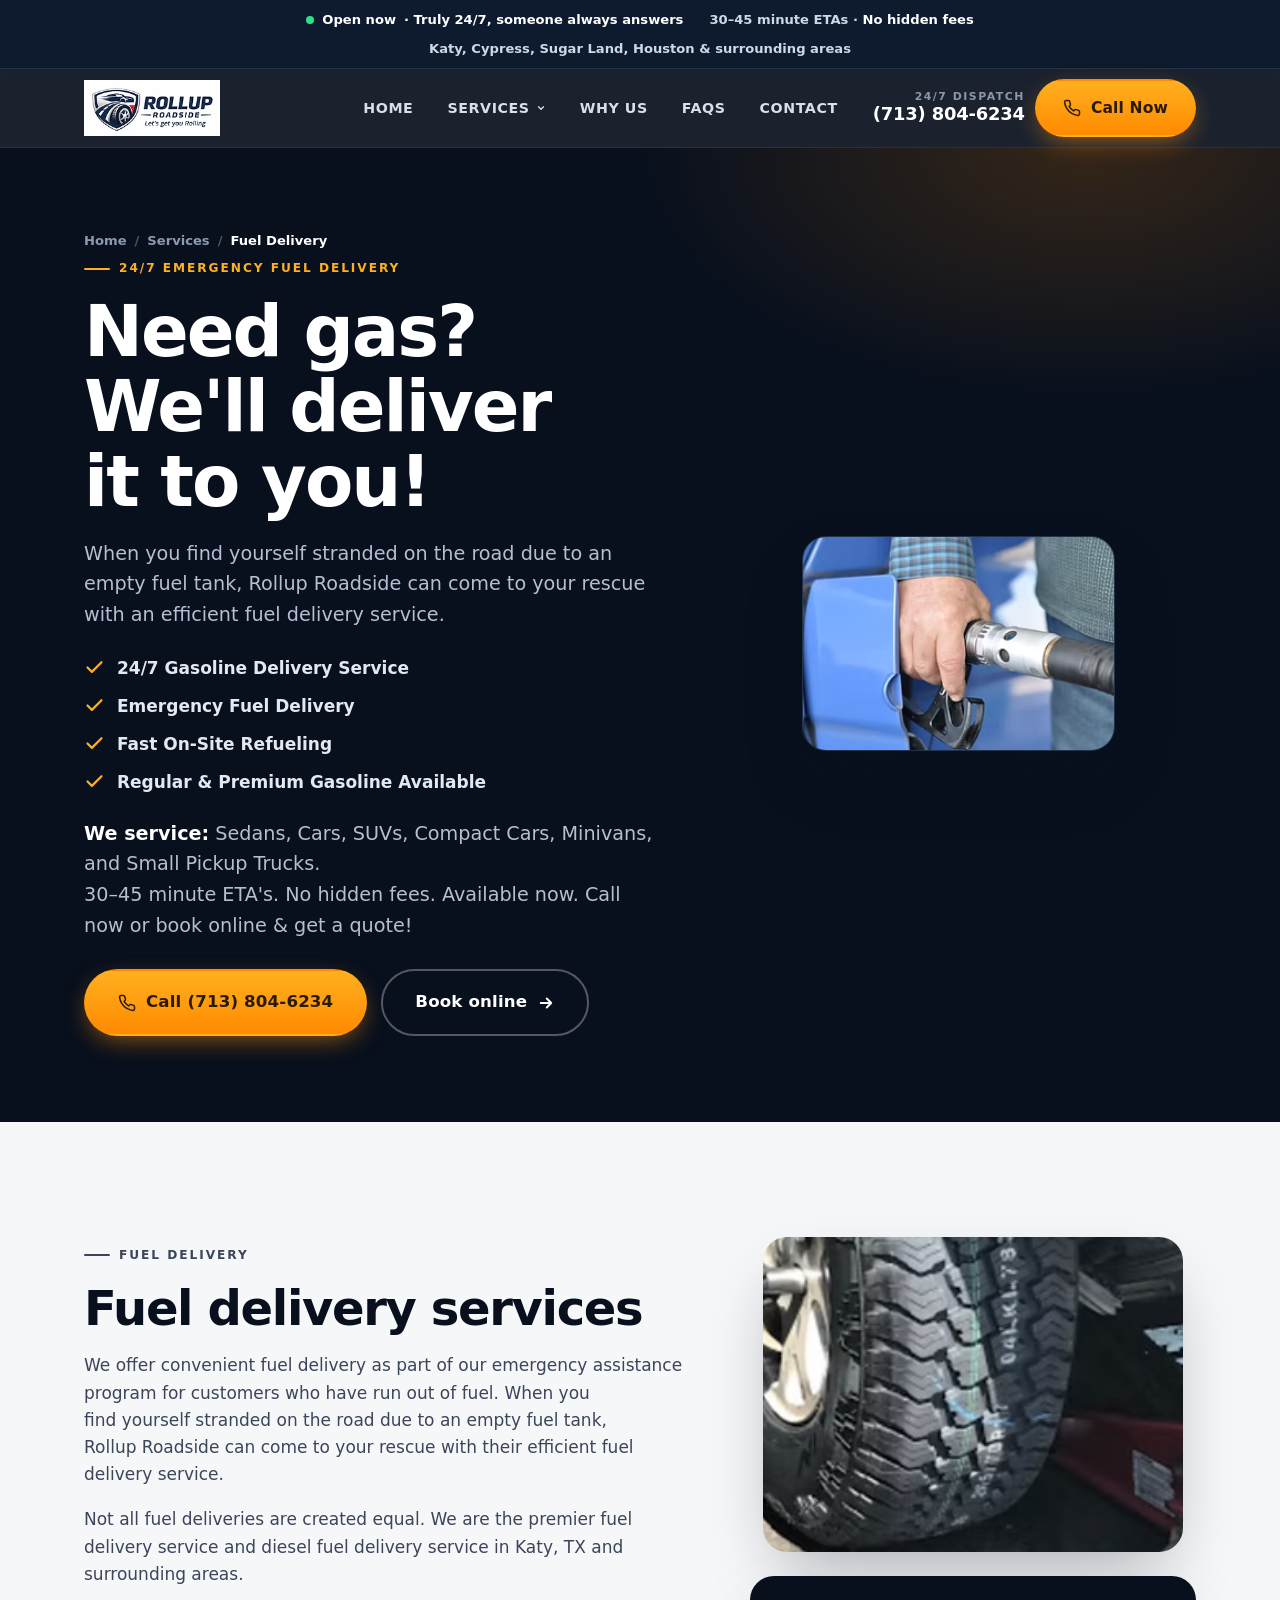
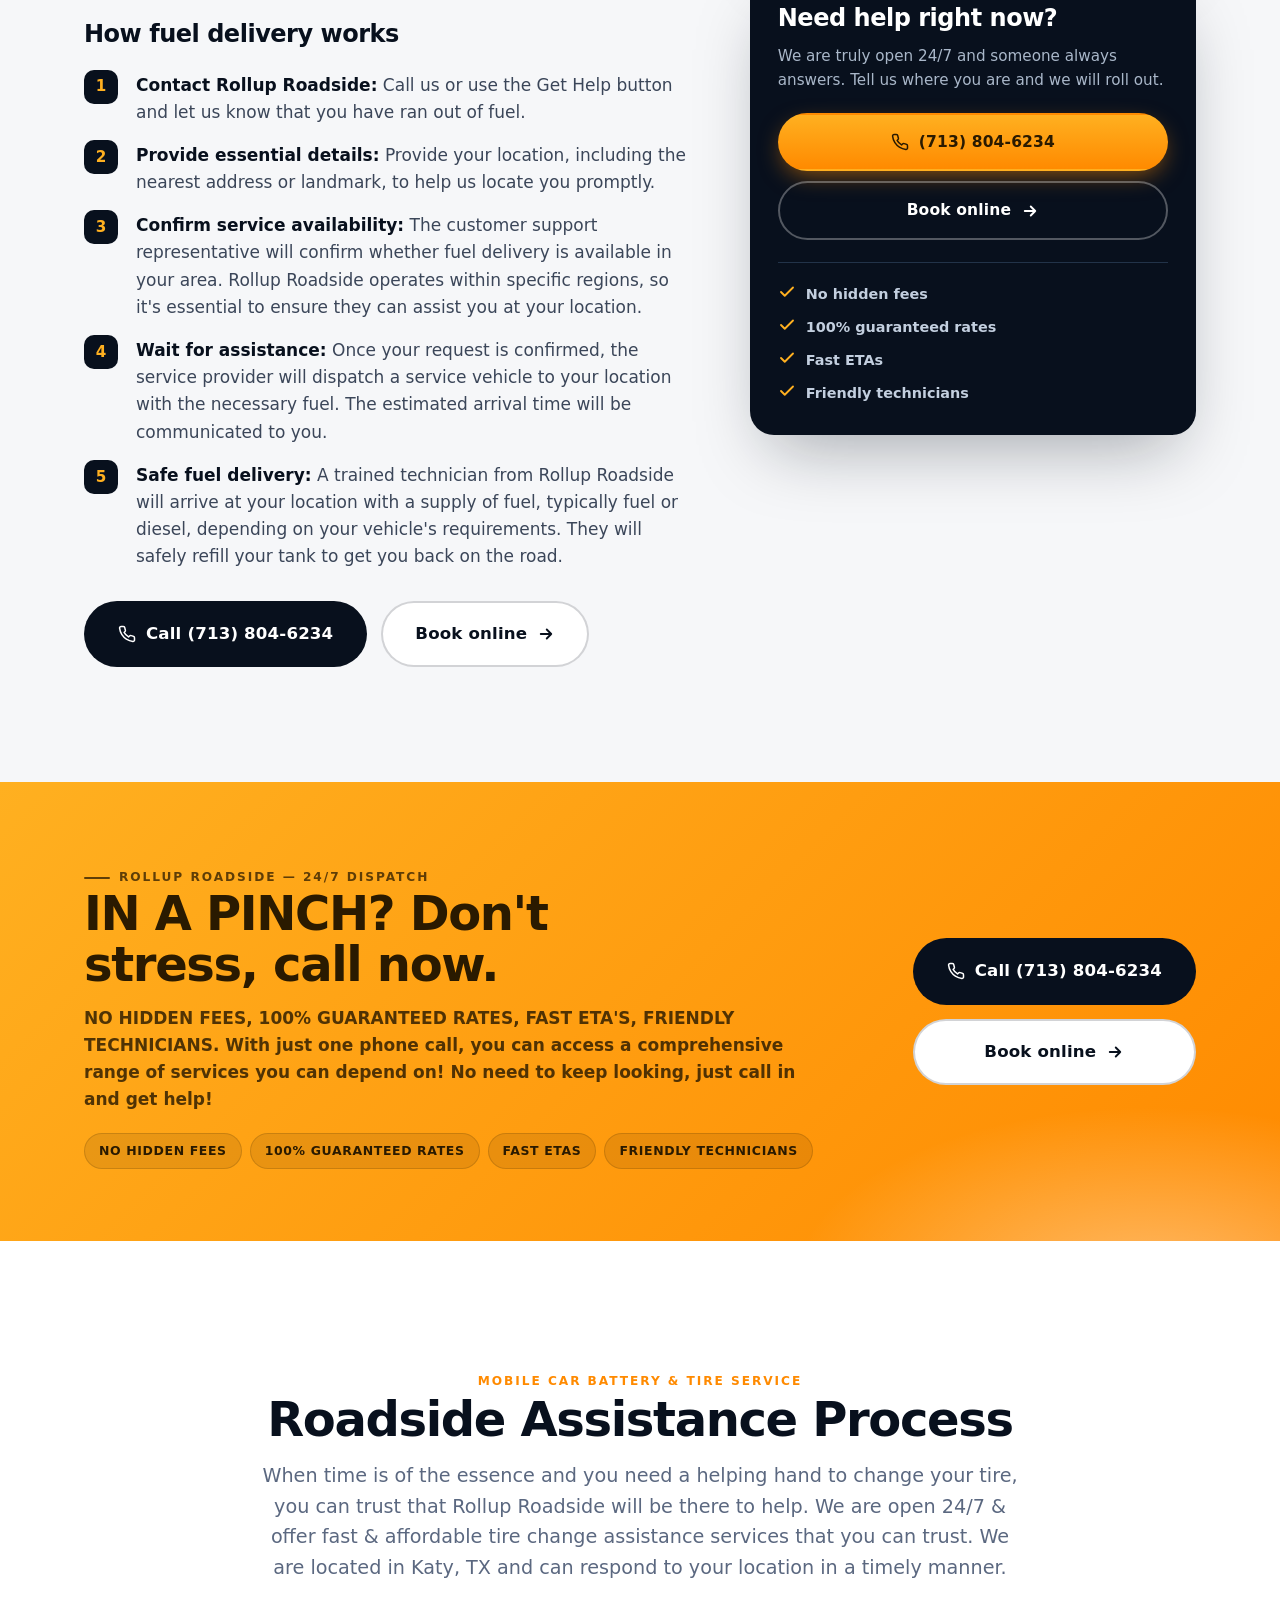
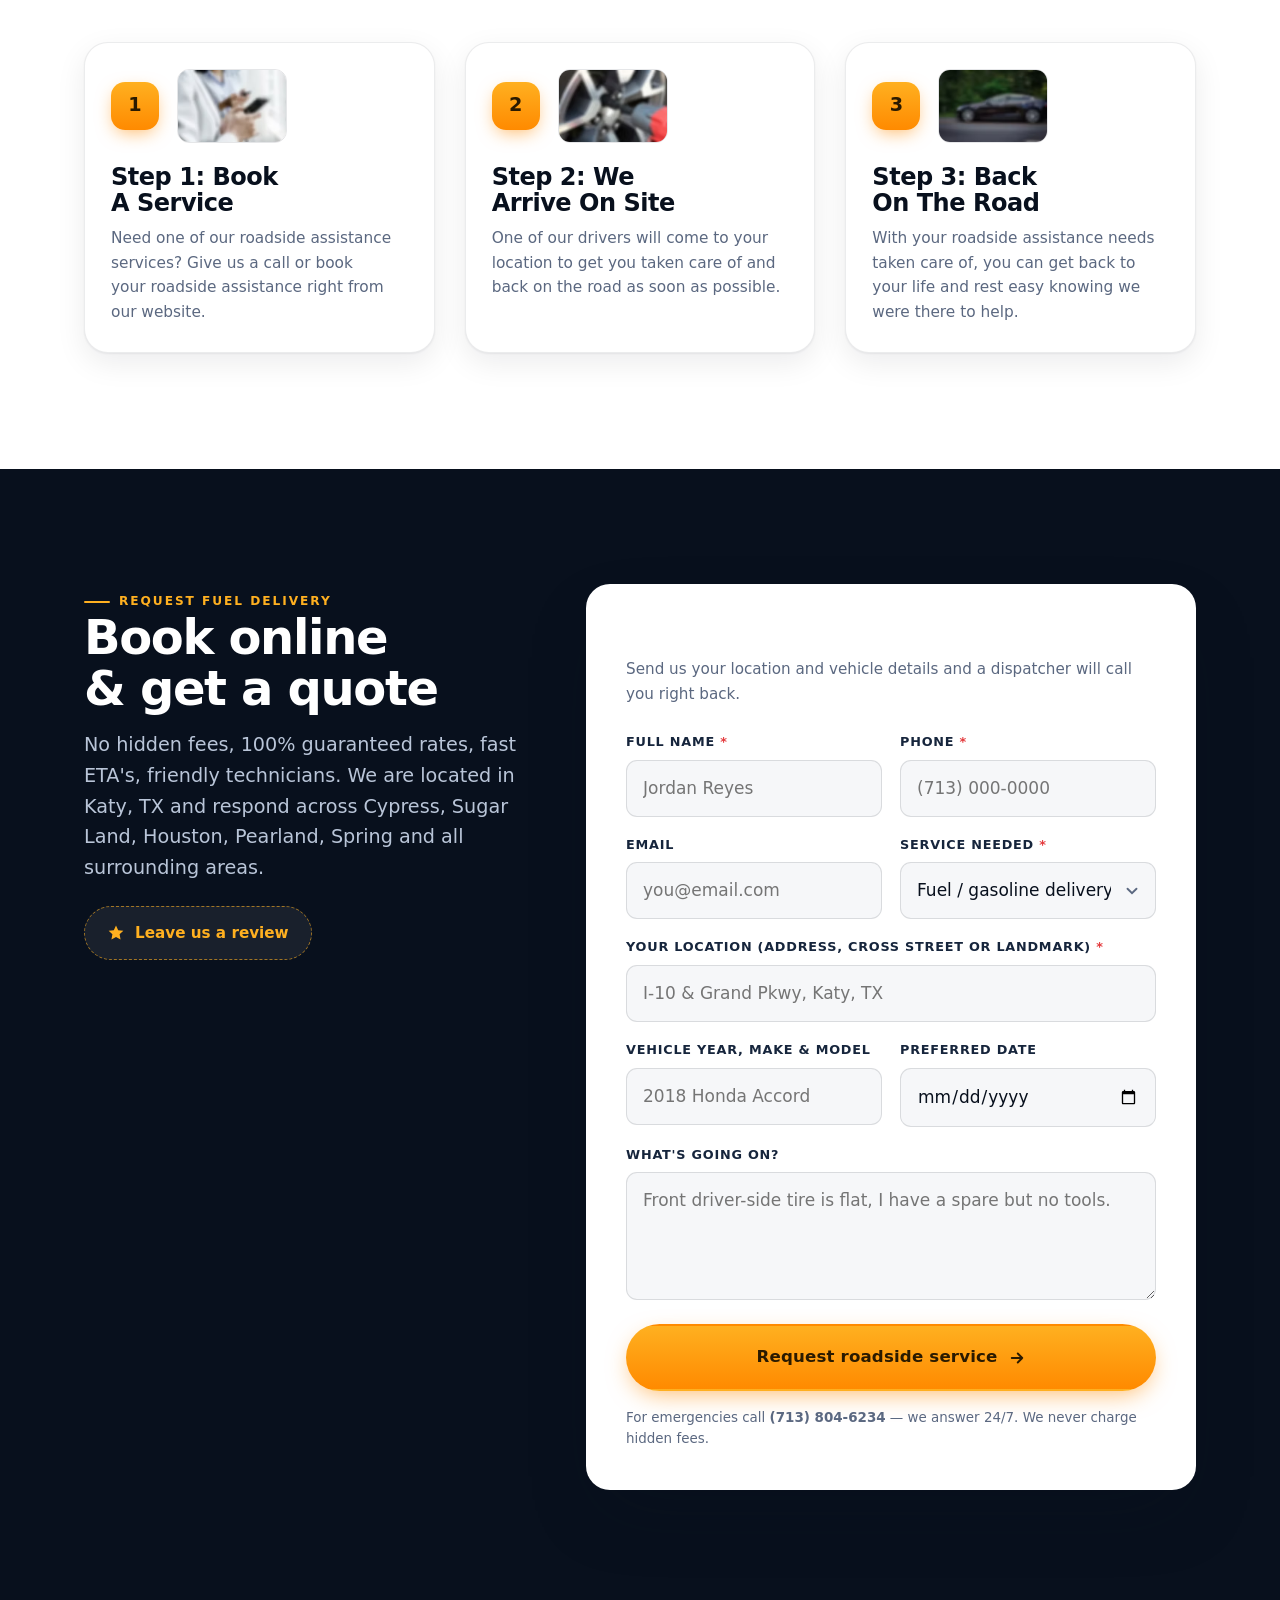
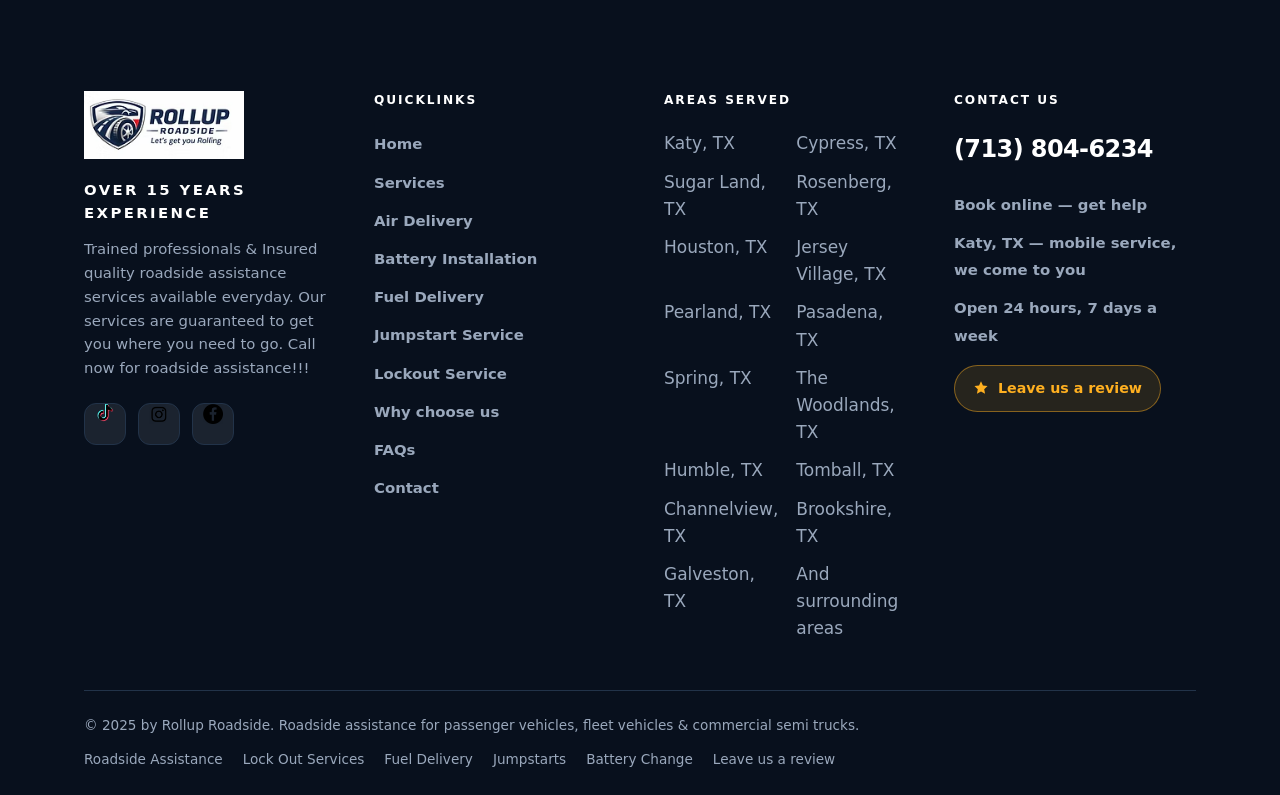
<file: gasoline-delivery/index.html>
<!DOCTYPE html>
<html lang="en">
<head>
<meta charset="utf-8">
<meta name="viewport" content="width=device-width, initial-scale=1">
<title>Fuel Delivery Service | Katy, TX | Rollup Roadside</title>
<meta name="description" content="Out of gas? Rollup Roadside delivers gasoline and diesel to your location in Katy, TX and surrounding areas. 24/7 emergency fuel delivery, fast on-site refueling. 30-45 minute ETAs, no hidden fees.">
<link rel="canonical" href="/gasoline-delivery/">
<meta name="theme-color" content="#08101d">
<meta name="robots" content="index, follow">
<meta property="og:type" content="website">
<meta property="og:site_name" content="Rollup Roadside">
<meta property="og:title" content="Fuel Delivery Service | Katy, TX | Rollup Roadside">
<meta property="og:description" content="Out of gas? Rollup Roadside delivers gasoline and diesel to your location in Katy, TX and surrounding areas. 24/7 emergency fuel delivery, fast on-site refueling. 30-45 minute ETAs, no hidden fees.">
<meta property="og:image" content="/images/source/02-11062b-7a1cf3252fa5401db5bfb27e7c4f00cb-mv2.avif">
<meta name="twitter:card" content="summary_large_image">
<meta name="twitter:title" content="Fuel Delivery Service | Katy, TX | Rollup Roadside">
<meta name="twitter:description" content="Out of gas? Rollup Roadside delivers gasoline and diesel to your location in Katy, TX and surrounding areas. 24/7 emergency fuel delivery, fast on-site refueling. 30-45 minute ETAs, no hidden fees.">
<link rel="icon" href="/favicon.svg" type="image/svg+xml">
<link rel="apple-touch-icon" href="/favicon.svg">
<link rel="stylesheet" href="/styles.css">
</head>
<body>
<a class="skip" href="#main">Skip to main content</a>
<div class="strip">
  <div class="wrap">
    <span class="pulse"><b>Open now</b> &middot; Truly 24/7, someone always answers</span>
    <span>30&ndash;45 minute ETAs &middot; <b>No hidden fees</b></span>
    <span>Katy, Cypress, Sugar Land, Houston &amp; surrounding areas</span>
  </div>
</div>

<header class="header">
  <div class="wrap header__inner">
    <a class="brand" href="/" aria-label="Rollup Roadside &mdash; home">
      <img src="/images/source/01-808e74e2-2c80-411c-89f6-8251dda5530a.avif" alt="Rollup Roadside logo" width="205" height="85">
    </a>

    <nav class="nav" id="site-nav" aria-label="Main navigation" data-open="false">
      <ul class="nav__list">
        <li class="nav__item"><a class="nav__link" href="/">Home</a></li>
        <li class="nav__item">
          <a class="nav__link" href="/services/">Services <svg class="nav__caret" viewBox="0 0 24 24" fill="none" stroke="currentColor" stroke-width="3" stroke-linecap="round" aria-hidden="true"><path d="m6 9 6 6 6-6"/></svg></a>
          <ul class="nav__sub">
            <li><a href="/services/">All Services</a></li>
        <li><a href="/air-delivery/">Air Delivery</a></li>
        <li><a href="/battery-installation/">Battery Installation</a></li>
        <li><a href="/gasoline-delivery/" aria-current="page">Fuel Delivery</a></li>
        <li><a href="/jumpstart-service/">Jumpstart Service</a></li>
        <li><a href="/lockout-service/">Lockout Service</a></li>
          </ul>
        </li>
        <li class="nav__item"><a class="nav__link" href="/#why">Why Us</a></li>
        <li class="nav__item"><a class="nav__link" href="/#faqs">FAQs</a></li>
        <li class="nav__item"><a class="nav__link" href="/#contact">Contact</a></li>
      </ul>
    </nav>

    <div class="header__cta">
      <a class="header__phone" href="tel:+17138046234">
        <span>24/7 Dispatch</span><strong>(713) 804-6234</strong>
      </a>
      <a class="btn btn--primary" href="tel:+17138046234"><svg viewBox="0 0 24 24" fill="none" stroke="currentColor" stroke-width="2" stroke-linecap="round" stroke-linejoin="round" aria-hidden="true"><path d="M22 16.92v3a2 2 0 0 1-2.18 2 19.8 19.8 0 0 1-8.63-3.07 19.5 19.5 0 0 1-6-6A19.8 19.8 0 0 1 2.12 4.2 2 2 0 0 1 4.11 2h3a2 2 0 0 1 2 1.72c.13.96.36 1.9.7 2.81a2 2 0 0 1-.45 2.11L8.1 9.9a16 16 0 0 0 6 6l1.26-1.26a2 2 0 0 1 2.11-.45c.9.33 1.85.57 2.81.7A2 2 0 0 1 22 16.92z"/></svg><span>Call Now</span></a>
      <button class="burger" type="button" aria-label="Toggle navigation menu" aria-controls="site-nav" aria-expanded="false">
        <span></span><span></span><span></span>
      </button>
    </div>
  </div>
</header>
<main id="main">

<section class="phero">
  <div class="wrap phero__inner">
    <nav class="crumbs" aria-label="Breadcrumb">
      <a href="/">Home</a><span aria-hidden="true">/</span>
      <a href="/services/">Services</a><span aria-hidden="true">/</span>
      <span aria-current="page">Fuel Delivery</span>
    </nav>
    <div class="phero__grid">
      <div>
        <p class="eyebrow eyebrow--light">24/7 emergency fuel delivery</p>
        <h1>Need gas? We'll deliver it to you!</h1>
        <p class="lead">When you find yourself stranded on the road due to an empty fuel tank, Rollup Roadside can come to your rescue with an efficient fuel delivery service.</p>
        <ul class="specs">
          <li><svg viewBox="0 0 24 24" fill="none" stroke="currentColor" stroke-width="2.5" stroke-linecap="round" stroke-linejoin="round" aria-hidden="true"><path d="M20 6 9 17l-5-5"/></svg><span>24/7 Gasoline Delivery Service</span></li>
          <li><svg viewBox="0 0 24 24" fill="none" stroke="currentColor" stroke-width="2.5" stroke-linecap="round" stroke-linejoin="round" aria-hidden="true"><path d="M20 6 9 17l-5-5"/></svg><span>Emergency Fuel Delivery</span></li>
          <li><svg viewBox="0 0 24 24" fill="none" stroke="currentColor" stroke-width="2.5" stroke-linecap="round" stroke-linejoin="round" aria-hidden="true"><path d="M20 6 9 17l-5-5"/></svg><span>Fast On-Site Refueling</span></li>
          <li><svg viewBox="0 0 24 24" fill="none" stroke="currentColor" stroke-width="2.5" stroke-linecap="round" stroke-linejoin="round" aria-hidden="true"><path d="M20 6 9 17l-5-5"/></svg><span>Regular &amp; Premium Gasoline Available</span></li>
        </ul>
        <p class="lead" style="margin-top:22px"><strong style="color:#fff">We service:</strong> Sedans, Cars, SUVs, Compact Cars, Minivans, and Small Pickup Trucks.<br>30&ndash;45 minute ETA's. No hidden fees. Available now. Call now or book online &amp; get a quote!</p>
        <div class="btn-row">
          <a class="btn btn--primary btn--lg" href="tel:+17138046234"><svg viewBox="0 0 24 24" fill="none" stroke="currentColor" stroke-width="2" stroke-linecap="round" stroke-linejoin="round" aria-hidden="true"><path d="M22 16.92v3a2 2 0 0 1-2.18 2 19.8 19.8 0 0 1-8.63-3.07 19.5 19.5 0 0 1-6-6A19.8 19.8 0 0 1 2.12 4.2 2 2 0 0 1 4.11 2h3a2 2 0 0 1 2 1.72c.13.96.36 1.9.7 2.81a2 2 0 0 1-.45 2.11L8.1 9.9a16 16 0 0 0 6 6l1.26-1.26a2 2 0 0 1 2.11-.45c.9.33 1.85.57 2.81.7A2 2 0 0 1 22 16.92z"/></svg><span>Call (713) 804-6234</span></a>
          <a class="btn btn--ghost btn--lg" href="#book">Book online <svg viewBox="0 0 24 24" fill="none" stroke="currentColor" stroke-width="2.5" stroke-linecap="round" stroke-linejoin="round" aria-hidden="true"><path d="M5 12h14M13 6l6 6-6 6"/></svg></a>
        </div>
      </div>
      <div class="phero__media">
        <img src="/images/source/07-24466c49a93e4788a607d88d036a6ca7.avif" alt="Fuel can used by Rollup Roadside to deliver gasoline to a vehicle that ran out of gas near Katy, TX" width="311" height="214" decoding="async">
      </div>
    </div>
  </div>
</section>

<section class="section">
  <div class="wrap split">
    <div class="prose reveal">
      <p class="eyebrow">Fuel Delivery</p>
      <h2>Fuel delivery services</h2>
      <p>We offer convenient fuel delivery as part of our emergency assistance program for customers who have run out of fuel. When you find yourself stranded on the road due to an empty fuel tank, Rollup Roadside can come to your rescue with their efficient fuel delivery service.</p>
      <p>Not all fuel deliveries are created equal. We are the premier fuel delivery service and diesel fuel delivery service in Katy, TX and surrounding areas.</p>
      <h3>How fuel delivery works</h3>
      <ol>
        <li><b>Contact Rollup Roadside:</b> Call us or use the Get Help button and let us know that you have ran out of fuel.</li>
        <li><b>Provide essential details:</b> Provide your location, including the nearest address or landmark, to help us locate you promptly.</li>
        <li><b>Confirm service availability:</b> The customer support representative will confirm whether fuel delivery is available in your area. Rollup Roadside operates within specific regions, so it's essential to ensure they can assist you at your location.</li>
        <li><b>Wait for assistance:</b> Once your request is confirmed, the service provider will dispatch a service vehicle to your location with the necessary fuel. The estimated arrival time will be communicated to you.</li>
        <li><b>Safe fuel delivery:</b> A trained technician from Rollup Roadside will arrive at your location with a supply of fuel, typically fuel or diesel, depending on your vehicle's requirements. They will safely refill your tank to get you back on the road.</li>
      </ol>
      <div class="btn-row" style="margin-top:30px">
        <a class="btn btn--dark btn--lg" href="tel:+17138046234"><svg viewBox="0 0 24 24" fill="none" stroke="currentColor" stroke-width="2" stroke-linecap="round" stroke-linejoin="round" aria-hidden="true"><path d="M22 16.92v3a2 2 0 0 1-2.18 2 19.8 19.8 0 0 1-8.63-3.07 19.5 19.5 0 0 1-6-6A19.8 19.8 0 0 1 2.12 4.2 2 2 0 0 1 4.11 2h3a2 2 0 0 1 2 1.72c.13.96.36 1.9.7 2.81a2 2 0 0 1-.45 2.11L8.1 9.9a16 16 0 0 0 6 6l1.26-1.26a2 2 0 0 1 2.11-.45c.9.33 1.85.57 2.81.7A2 2 0 0 1 22 16.92z"/></svg><span>Call (713) 804-6234</span></a>
        <a class="btn btn--outline btn--lg" href="#book">Book online <svg viewBox="0 0 24 24" fill="none" stroke="currentColor" stroke-width="2.5" stroke-linecap="round" stroke-linejoin="round" aria-hidden="true"><path d="M5 12h14M13 6l6 6-6 6"/></svg></a>
      </div>
    </div>
    <aside class="reveal">
      <div class="split__media" style="margin-bottom:24px">
        <img src="/images/source/06-fc95e0-04a34b27c62a4d6aa6cf671bbcbd1f4c-mv2.avif" alt="Rollup Roadside service vehicle equipment used for mobile fuel and tire calls across greater Houston" width="311" height="233" loading="lazy">
      </div>
      <div class="sticky-card">
        <h3>Need help right now?</h3>
        <p>We are truly open 24/7 and someone always answers. Tell us where you are and we will roll out.</p>
        <a class="btn btn--primary" href="tel:+17138046234"><svg viewBox="0 0 24 24" fill="none" stroke="currentColor" stroke-width="2" stroke-linecap="round" stroke-linejoin="round" aria-hidden="true"><path d="M22 16.92v3a2 2 0 0 1-2.18 2 19.8 19.8 0 0 1-8.63-3.07 19.5 19.5 0 0 1-6-6A19.8 19.8 0 0 1 2.12 4.2 2 2 0 0 1 4.11 2h3a2 2 0 0 1 2 1.72c.13.96.36 1.9.7 2.81a2 2 0 0 1-.45 2.11L8.1 9.9a16 16 0 0 0 6 6l1.26-1.26a2 2 0 0 1 2.11-.45c.9.33 1.85.57 2.81.7A2 2 0 0 1 22 16.92z"/></svg><span>(713) 804-6234</span></a>
        <a class="btn btn--ghost" href="#book">Book online <svg viewBox="0 0 24 24" fill="none" stroke="currentColor" stroke-width="2.5" stroke-linecap="round" stroke-linejoin="round" aria-hidden="true"><path d="M5 12h14M13 6l6 6-6 6"/></svg></a>
        <ul>
          <li><svg viewBox="0 0 24 24" fill="none" stroke="currentColor" stroke-width="2.5" stroke-linecap="round" stroke-linejoin="round" aria-hidden="true"><path d="M20 6 9 17l-5-5"/></svg><span>No hidden fees</span></li>
          <li><svg viewBox="0 0 24 24" fill="none" stroke="currentColor" stroke-width="2.5" stroke-linecap="round" stroke-linejoin="round" aria-hidden="true"><path d="M20 6 9 17l-5-5"/></svg><span>100% guaranteed rates</span></li>
          <li><svg viewBox="0 0 24 24" fill="none" stroke="currentColor" stroke-width="2.5" stroke-linecap="round" stroke-linejoin="round" aria-hidden="true"><path d="M20 6 9 17l-5-5"/></svg><span>Fast ETAs</span></li>
          <li><svg viewBox="0 0 24 24" fill="none" stroke="currentColor" stroke-width="2.5" stroke-linecap="round" stroke-linejoin="round" aria-hidden="true"><path d="M20 6 9 17l-5-5"/></svg><span>Friendly technicians</span></li>
        </ul>
      </div>
    </aside>
  </div>
</section>

<section class="cta">
  <div class="wrap cta__inner">
    <div>
      <p class="eyebrow" style="color:rgba(42,26,0,.75)">Rollup Roadside &mdash; 24/7 dispatch</p>
      <h2>IN A PINCH? Don't stress, call now.</h2>
      <p>NO HIDDEN FEES, 100% GUARANTEED RATES, FAST ETA'S, FRIENDLY TECHNICIANS. With just one phone call, you can access a comprehensive range of services you can depend on! No need to keep looking, just call in and get help!</p>
      <ul class="cta__tags">
        <li>No hidden fees</li><li>100% guaranteed rates</li><li>Fast ETAs</li><li>Friendly technicians</li>
      </ul>
    </div>
    <div class="btn-row">
      <a class="btn btn--dark btn--lg" href="tel:+17138046234"><svg viewBox="0 0 24 24" fill="none" stroke="currentColor" stroke-width="2" stroke-linecap="round" stroke-linejoin="round" aria-hidden="true"><path d="M22 16.92v3a2 2 0 0 1-2.18 2 19.8 19.8 0 0 1-8.63-3.07 19.5 19.5 0 0 1-6-6A19.8 19.8 0 0 1 2.12 4.2 2 2 0 0 1 4.11 2h3a2 2 0 0 1 2 1.72c.13.96.36 1.9.7 2.81a2 2 0 0 1-.45 2.11L8.1 9.9a16 16 0 0 0 6 6l1.26-1.26a2 2 0 0 1 2.11-.45c.9.33 1.85.57 2.81.7A2 2 0 0 1 22 16.92z"/></svg><span>Call (713) 804-6234</span></a>
      <a class="btn btn--outline btn--lg" href="/#book">Book online <svg viewBox="0 0 24 24" fill="none" stroke="currentColor" stroke-width="2.5" stroke-linecap="round" stroke-linejoin="round" aria-hidden="true"><path d="M5 12h14M13 6l6 6-6 6"/></svg></a>
    </div>
  </div>
</section>


<section class="section section--paper" id="process">
  <div class="wrap">
    <div class="section-head section-head--center">
      <p class="eyebrow">Mobile car battery &amp; tire service</p>
      <h2>Roadside Assistance Process</h2>
      <p class="lead">When time is of the essence and you need a helping hand to change your tire, you can trust that Rollup Roadside will be there to help. We are open 24/7 &amp; offer fast &amp; affordable tire change assistance services that you can trust. We are located in Katy, TX and can respond to your location in a timely manner.</p>
    </div>
    <div class="steps">
      <article class="step reveal">
        <div class="step__top">
          <span class="step__n">1</span>
          <img class="step__thumb" src="/images/source/16-1fb4c0ae2d604ff8b2f97e0a53bda09f.avif" alt="Driver calling Rollup Roadside to book a roadside assistance service" loading="lazy" width="147" height="98">
        </div>
        <div class="step__body"><h3>Step 1: Book A Service</h3><p>Need one of our roadside assistance services? Give us a call or book your roadside assistance right from our website.</p></div>
      </article>
      <article class="step reveal">
        <div class="step__top">
          <span class="step__n">2</span>
          <img class="step__thumb" src="/images/source/17-11062b-1b5e0de68e714688a18e8492444c74d5-mv2.avif" alt="Rollup Roadside technician arriving on site to assist a stranded driver" loading="lazy" width="147" height="98">
        </div>
        <div class="step__body"><h3>Step 2: We Arrive On Site</h3><p>One of our drivers will come to your location to get you taken care of and back on the road as soon as possible.</p></div>
      </article>
      <article class="step reveal">
        <div class="step__top">
          <span class="step__n">3</span>
          <img class="step__thumb" src="/images/source/18-116121d8a3644419a88b384c9fc11856.avif" alt="Vehicle back on the road after Rollup Roadside completed the roadside service" loading="lazy" width="147" height="98">
        </div>
        <div class="step__body"><h3>Step 3: Back On The Road</h3><p>With your roadside assistance needs taken care of, you can get back to your life and rest easy knowing we were there to help.</p></div>
      </article>
    </div>
  </div>
</section>


<section class="section section--ink">
  <div class="wrap contact__grid">
    <div class="reveal">
      <p class="eyebrow eyebrow--light">Request fuel delivery</p>
      <h2>Book online &amp; get a quote</h2>
      <p class="lead lead--light" style="margin-top:16px">No hidden fees, 100% guaranteed rates, fast ETA's, friendly technicians. We are located in Katy, TX and respond across Cypress, Sugar Land, Houston, Pearland, Spring and all surrounding areas.</p>
      <a class="review-cta" href="/review"><svg viewBox="0 0 24 24" fill="currentColor" aria-hidden="true"><path d="m12 2 2.9 6.3 6.9.8-5 4.7 1.3 6.8L12 17.3 5.9 20.6 7.2 13.8l-5-4.7 6.9-.8z"/></svg><span>Leave us a review</span></a>
    </div>
    <div class="reveal">
      <div class="formcard" id="book">
  <div class="alert-ok" data-thanks hidden role="status">
    <svg viewBox="0 0 24 24" fill="none" stroke="currentColor" stroke-width="2" stroke-linecap="round" stroke-linejoin="round" aria-hidden="true"><circle cx="12" cy="12" r="10"/><path d="m8.5 12.5 2.5 2.5 5-5"/></svg>
    <div>
      <b>Thanks, your message was sent.</b>
      <p>A dispatcher will reach out shortly. If this is an emergency, call <a href="tel:+17138046234"><strong>(713) 804-6234</strong></a> for the fastest response.</p>
    </div>
  </div>

  <h3>Request fuel delivery</h3>
  <p>Send us your location and vehicle details and a dispatcher will call you right back.</p>

  <form method="POST" action="https://vision.leadrai.com/api/forms/d36430c2af78651e99d9df173d33c1bb" data-leadr novalidate-off>
    <input type="hidden" name="_form" value="Quote request">
    <input type="hidden" name="_page" value="">
    <input type="text" name="_gotcha" tabindex="-1" autocomplete="off" style="display:none">

    <div class="fgrid">
      <div class="field">
        <label for="f-name">Full name <span class="req">*</span></label>
        <input id="f-name" type="text" name="name" autocomplete="name" placeholder="Jordan Reyes" required>
      </div>
      <div class="field">
        <label for="f-phone">Phone <span class="req">*</span></label>
        <input id="f-phone" type="tel" name="phone" autocomplete="tel" placeholder="(713) 000-0000" required>
      </div>
      <div class="field">
        <label for="f-email">Email</label>
        <input id="f-email" type="email" name="email" autocomplete="email" placeholder="you@email.com">
      </div>
      <div class="field">
        <label for="f-service">Service needed <span class="req">*</span></label>
        <select id="f-service" name="Service needed" required>
            <option value="" disabled>Choose a service&hellip;</option>
            <option value="Tire change / spare tire install">Tire change / spare tire install</option>
            <option value="Tire repair (plug / patch)">Tire repair (plug / patch)</option>
            <option value="Tire replacement">Tire replacement</option>
            <option value="Mobile tire service">Mobile tire service</option>
            <option value="Air delivery (tire inflation)">Air delivery (tire inflation)</option>
            <option value="Jump start">Jump start</option>
            <option value="Battery delivery &amp; installation">Battery delivery &amp; installation</option>
            <option value="Fuel / gasoline delivery" selected>Fuel / gasoline delivery</option>
            <option value="Car lockout">Car lockout</option>
            <option value="Locking lug nut removal">Locking lug nut removal</option>
            <option value="Stripped lug nut removal">Stripped lug nut removal</option>
            <option value="Something else">Something else</option>
        </select>
      </div>
      <div class="field field--full">
        <label for="f-loc">Your location (address, cross street or landmark) <span class="req">*</span></label>
        <input id="f-loc" type="text" name="Location" placeholder="I-10 &amp; Grand Pkwy, Katy, TX" required>
      </div>
      <div class="field">
        <label for="f-vehicle">Vehicle year, make &amp; model</label>
        <input id="f-vehicle" type="text" name="Vehicle" placeholder="2018 Honda Accord">
      </div>
      <div class="field">
        <label for="f-date">Preferred date</label>
        <input id="f-date" type="date" name="Preferred date">
      </div>
      <div class="field field--full">
        <label for="f-msg">What's going on?</label>
        <textarea id="f-msg" name="Message" placeholder="Front driver-side tire is flat, I have a spare but no tools."></textarea>
      </div>
    </div>

    <button class="btn btn--primary btn--lg btn--block" type="submit">Request roadside service <svg viewBox="0 0 24 24" fill="none" stroke="currentColor" stroke-width="2.5" stroke-linecap="round" stroke-linejoin="round" aria-hidden="true"><path d="M5 12h14M13 6l6 6-6 6"/></svg></button>
    <p class="form-note">For emergencies call <a href="tel:+17138046234"><strong>(713) 804-6234</strong></a> &mdash; we answer 24/7. We never charge hidden fees.</p>
  </form>
</div>

    </div>
  </div>
</section>

</main>
<footer class="footer">
  <div class="wrap">
    <div class="footer__grid">
      <div class="footer__brand">
        <img src="/images/source/14-808e74e2-2c80-411c-89f6-8251dda5530a.avif" alt="Rollup Roadside logo" width="192" height="81" loading="lazy">
        <p class="footer__title" style="margin-bottom:12px">Over 15 years experience</p>
        <p>Trained professionals &amp; Insured quality roadside assistance services available everyday. Our services are guaranteed to get you where you need to go. Call now for roadside assistance!!!</p>
        <div class="social">
        <a href="https://www.tiktok.com/@rollup.roadside?_r=1&amp;_t=ZP-97DEeA3e1MN" target="_blank" rel="noopener noreferrer" aria-label="Rollup Roadside on TikTok"><img src="/images/source/11-11062b-69d309d6dbde492fae325fb0deca6556-mv2.avif" alt="TikTok" width="39" height="39" loading="lazy"></a>
        <a href="https://www.instagram.com/rolluproadsidellc?igsh=dDdkOGJqMnVtOWlx" target="_blank" rel="noopener noreferrer" aria-label="Rollup Roadside on Instagram"><img src="/images/source/12-11062b-ca1d837ce7194421b781ee7384061a8e-mv2.avif" alt="Instagram" width="39" height="39" loading="lazy"></a>
        <a href="https://www.facebook.com/share/1D6wchNR4n/?mibextid=wwXIfr" target="_blank" rel="noopener noreferrer" aria-label="Rollup Roadside on Facebook"><img src="/images/source/13-4057345bcf57474b96976284050c00df.avif" alt="Facebook" width="39" height="39" loading="lazy"></a>
        </div>
      </div>

      <div>
        <p class="footer__title">Quicklinks</p>
        <ul class="footer__list">
          <li><a href="/">Home</a></li>
          <li><a href="/services/">Services</a></li>
          <li><a href="/air-delivery/">Air Delivery</a></li>
          <li><a href="/battery-installation/">Battery Installation</a></li>
          <li><a href="/gasoline-delivery/">Fuel Delivery</a></li>
          <li><a href="/jumpstart-service/">Jumpstart Service</a></li>
          <li><a href="/lockout-service/">Lockout Service</a></li>
          <li><a href="/#why">Why choose us</a></li>
          <li><a href="/#faqs">FAQs</a></li>
          <li><a href="/#contact">Contact</a></li>
        </ul>
      </div>

      <div>
        <p class="footer__title">Areas served</p>
        <ul class="footer__list footer__list--2col">
          <li>Katy, TX</li>
          <li>Cypress, TX</li>
          <li>Sugar Land, TX</li>
          <li>Rosenberg, TX</li>
          <li>Houston, TX</li>
          <li>Jersey Village, TX</li>
          <li>Pearland, TX</li>
          <li>Pasadena, TX</li>
          <li>Spring, TX</li>
          <li>The Woodlands, TX</li>
          <li>Humble, TX</li>
          <li>Tomball, TX</li>
          <li>Channelview, TX</li>
          <li>Brookshire, TX</li>
          <li>Galveston, TX</li>
          <li>And surrounding areas</li>
        </ul>
      </div>

      <div>
        <p class="footer__title">Contact us</p>
        <a class="footer__phone" href="tel:+17138046234">(713) 804-6234</a>
        <ul class="footer__list" style="margin-top:14px">
          <li><a href="/#book">Book online &mdash; get help</a></li>
          <li><span>Katy, TX &mdash; mobile service, we come to you</span></li>
          <li><span>Open 24 hours, 7 days a week</span></li>
        </ul>
        <a class="footer__review" href="/review"><svg viewBox="0 0 24 24" fill="currentColor" aria-hidden="true"><path d="m12 2 2.9 6.3 6.9.8-5 4.7 1.3 6.8L12 17.3 5.9 20.6 7.2 13.8l-5-4.7 6.9-.8z"/></svg><span>Leave us a review</span></a>
      </div>
    </div>

    <div class="footer__bar">
      <p>&copy; 2025 by Rollup Roadside. Roadside assistance for passenger vehicles, fleet vehicles &amp; commercial semi trucks.</p>
      <nav aria-label="Footer links">
        <a href="/services/">Roadside Assistance</a>
        <a href="/lockout-service/">Lock Out Services</a>
        <a href="/gasoline-delivery/">Fuel Delivery</a>
        <a href="/jumpstart-service/">Jumpstarts</a>
        <a href="/battery-installation/">Battery Change</a>
        <a href="/review">Leave us a review</a>
      </nav>
    </div>
  </div>
</footer>

<div class="callbar">
  <a class="btn btn--primary" href="tel:+17138046234"><svg viewBox="0 0 24 24" fill="none" stroke="currentColor" stroke-width="2" stroke-linecap="round" stroke-linejoin="round" aria-hidden="true"><path d="M22 16.92v3a2 2 0 0 1-2.18 2 19.8 19.8 0 0 1-8.63-3.07 19.5 19.5 0 0 1-6-6A19.8 19.8 0 0 1 2.12 4.2 2 2 0 0 1 4.11 2h3a2 2 0 0 1 2 1.72c.13.96.36 1.9.7 2.81a2 2 0 0 1-.45 2.11L8.1 9.9a16 16 0 0 0 6 6l1.26-1.26a2 2 0 0 1 2.11-.45c.9.33 1.85.57 2.81.7A2 2 0 0 1 22 16.92z"/></svg><span>Call Now</span></a>
  <a class="btn btn--ghost" href="/#book">Book Online</a>
</div>

<script src="/script.js" defer></script>
</body>
</html>
</file>
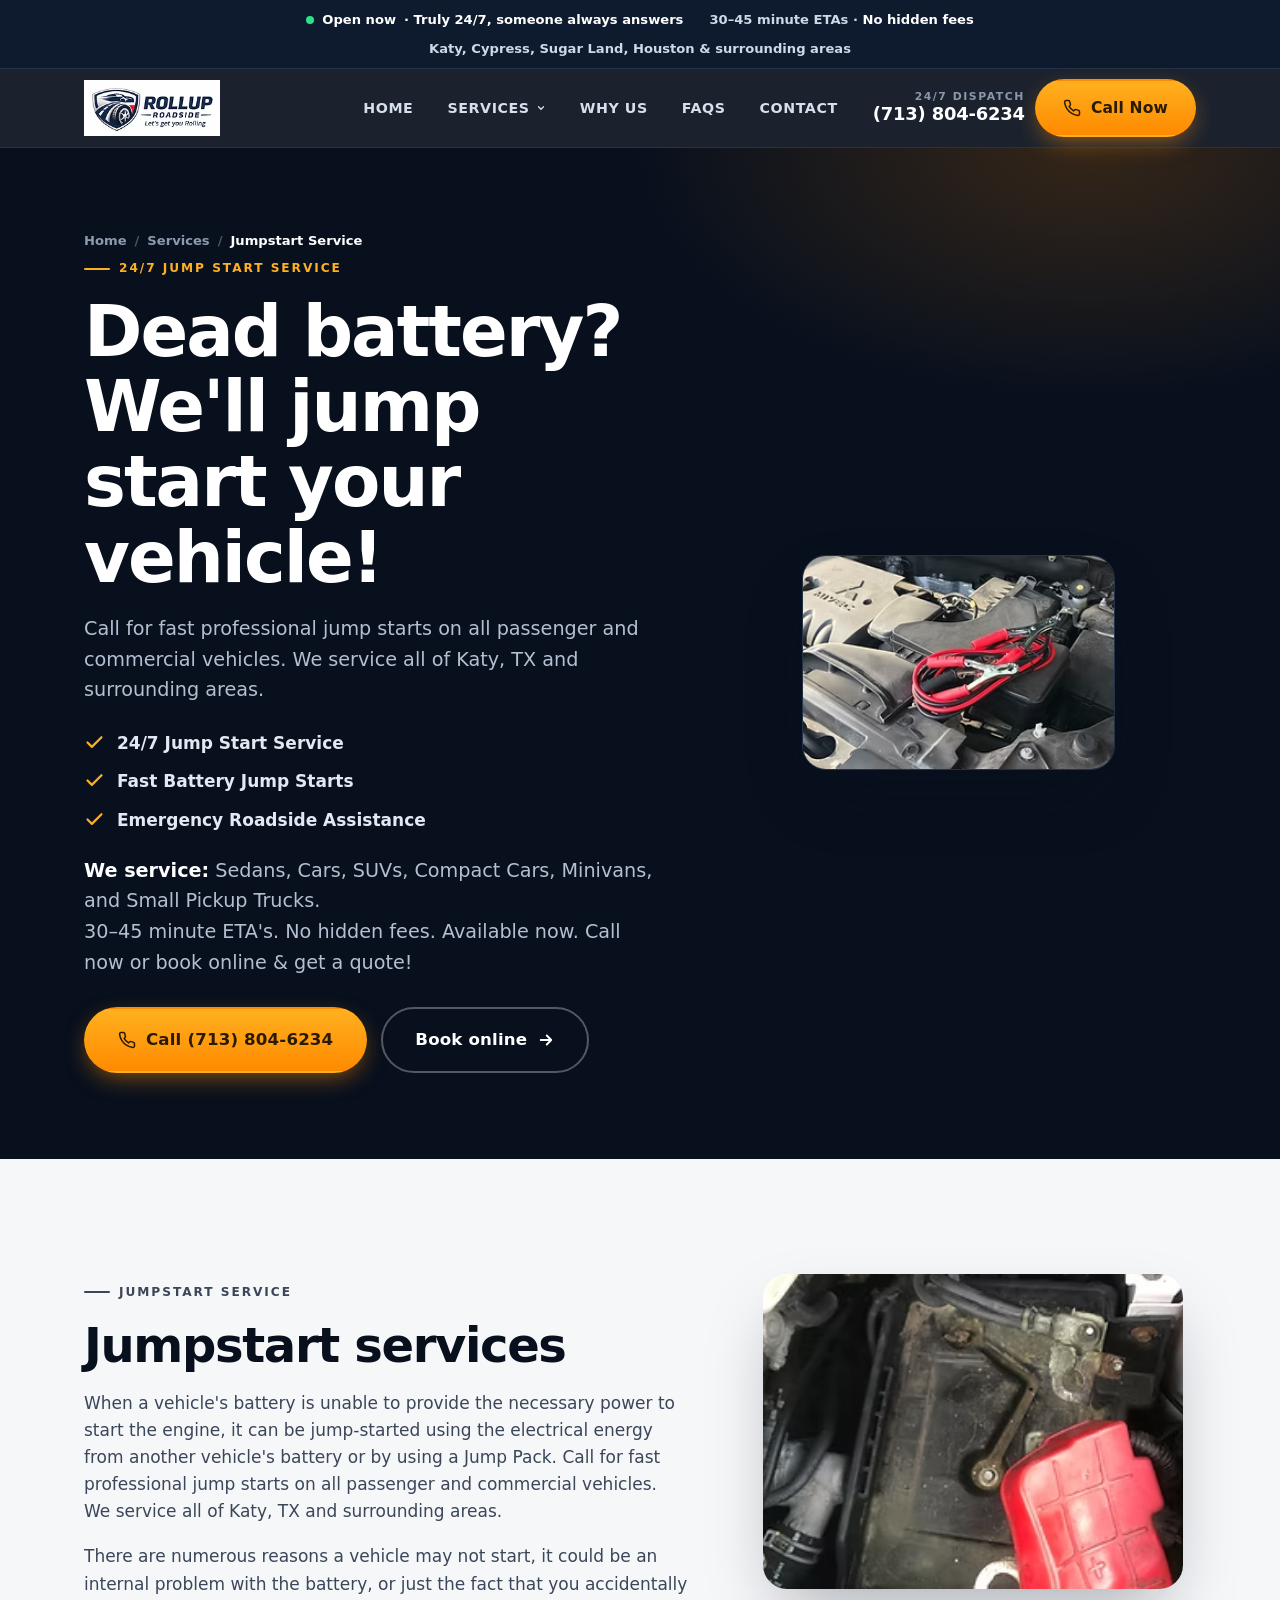
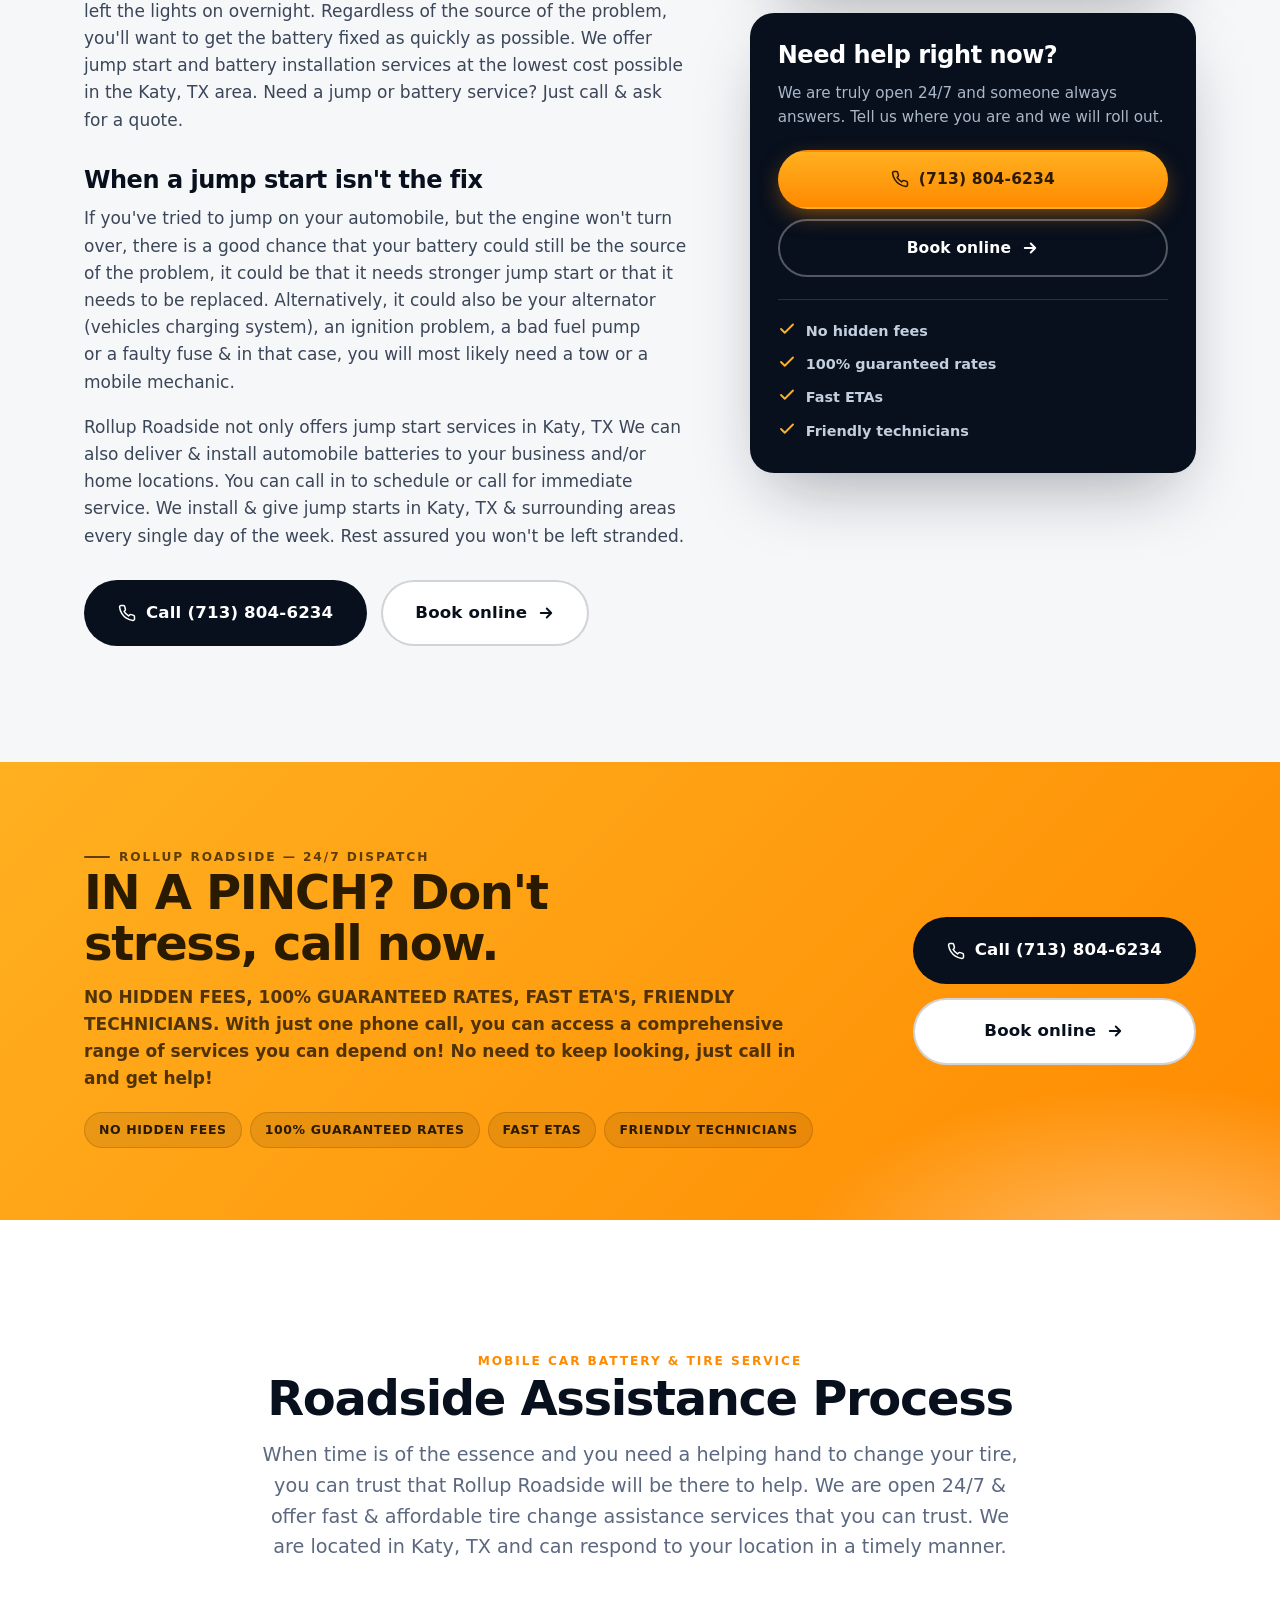
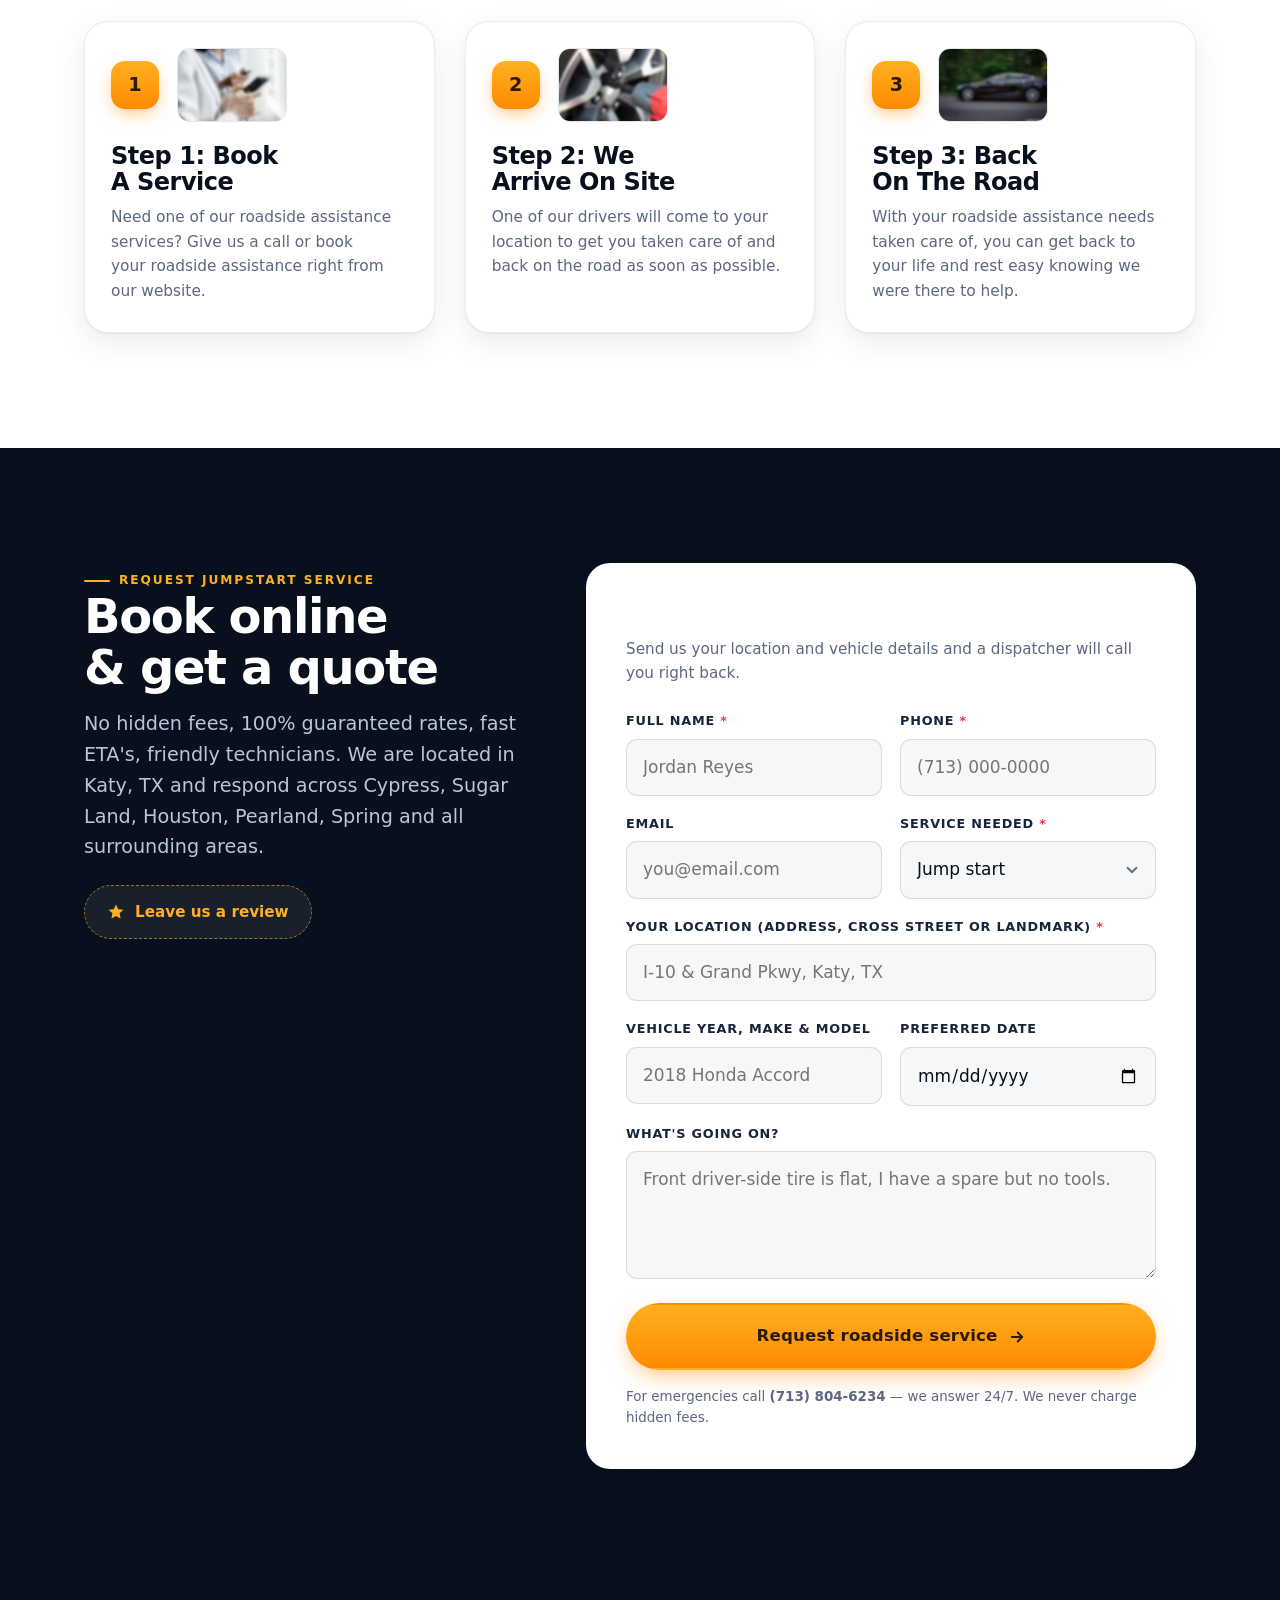
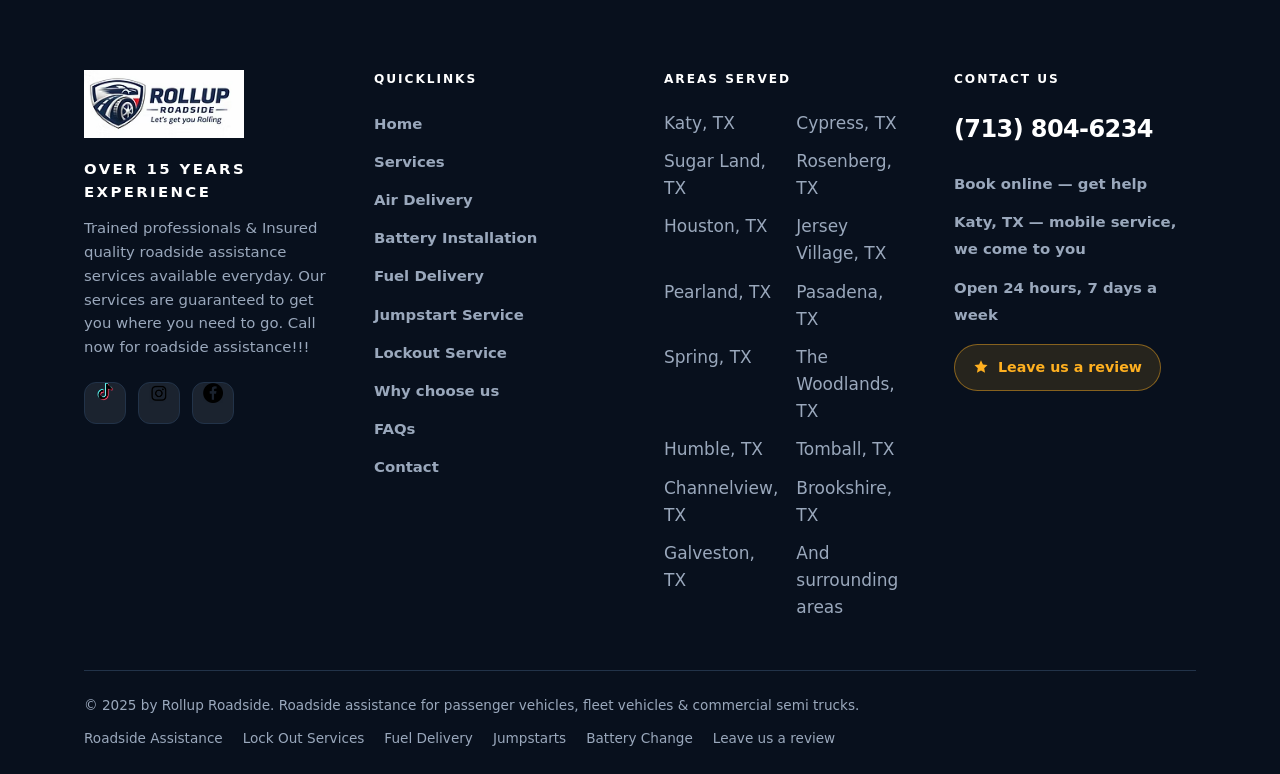
<file: jumpstart-service/index.html>
<!DOCTYPE html>
<html lang="en">
<head>
<meta charset="utf-8">
<meta name="viewport" content="width=device-width, initial-scale=1">
<title>Car Jump Start Services | Katy, TX | Rollup Roadside</title>
<meta name="description" content="Dead battery? Rollup Roadside offers fast professional jump starts on all passenger and commercial vehicles in Katy, TX and surrounding areas. 24/7 jump start service, 30-45 minute ETAs.">
<link rel="canonical" href="/jumpstart-service/">
<meta name="theme-color" content="#08101d">
<meta name="robots" content="index, follow">
<meta property="og:type" content="website">
<meta property="og:site_name" content="Rollup Roadside">
<meta property="og:title" content="Car Jump Start Services | Katy, TX | Rollup Roadside">
<meta property="og:description" content="Dead battery? Rollup Roadside offers fast professional jump starts on all passenger and commercial vehicles in Katy, TX and surrounding areas. 24/7 jump start service, 30-45 minute ETAs.">
<meta property="og:image" content="/images/source/02-11062b-7a1cf3252fa5401db5bfb27e7c4f00cb-mv2.avif">
<meta name="twitter:card" content="summary_large_image">
<meta name="twitter:title" content="Car Jump Start Services | Katy, TX | Rollup Roadside">
<meta name="twitter:description" content="Dead battery? Rollup Roadside offers fast professional jump starts on all passenger and commercial vehicles in Katy, TX and surrounding areas. 24/7 jump start service, 30-45 minute ETAs.">
<link rel="icon" href="/favicon.svg" type="image/svg+xml">
<link rel="apple-touch-icon" href="/favicon.svg">
<link rel="stylesheet" href="/styles.css">
</head>
<body>
<a class="skip" href="#main">Skip to main content</a>
<div class="strip">
  <div class="wrap">
    <span class="pulse"><b>Open now</b> &middot; Truly 24/7, someone always answers</span>
    <span>30&ndash;45 minute ETAs &middot; <b>No hidden fees</b></span>
    <span>Katy, Cypress, Sugar Land, Houston &amp; surrounding areas</span>
  </div>
</div>

<header class="header">
  <div class="wrap header__inner">
    <a class="brand" href="/" aria-label="Rollup Roadside &mdash; home">
      <img src="/images/source/01-808e74e2-2c80-411c-89f6-8251dda5530a.avif" alt="Rollup Roadside logo" width="205" height="85">
    </a>

    <nav class="nav" id="site-nav" aria-label="Main navigation" data-open="false">
      <ul class="nav__list">
        <li class="nav__item"><a class="nav__link" href="/">Home</a></li>
        <li class="nav__item">
          <a class="nav__link" href="/services/">Services <svg class="nav__caret" viewBox="0 0 24 24" fill="none" stroke="currentColor" stroke-width="3" stroke-linecap="round" aria-hidden="true"><path d="m6 9 6 6 6-6"/></svg></a>
          <ul class="nav__sub">
            <li><a href="/services/">All Services</a></li>
        <li><a href="/air-delivery/">Air Delivery</a></li>
        <li><a href="/battery-installation/">Battery Installation</a></li>
        <li><a href="/gasoline-delivery/">Fuel Delivery</a></li>
        <li><a href="/jumpstart-service/" aria-current="page">Jumpstart Service</a></li>
        <li><a href="/lockout-service/">Lockout Service</a></li>
          </ul>
        </li>
        <li class="nav__item"><a class="nav__link" href="/#why">Why Us</a></li>
        <li class="nav__item"><a class="nav__link" href="/#faqs">FAQs</a></li>
        <li class="nav__item"><a class="nav__link" href="/#contact">Contact</a></li>
      </ul>
    </nav>

    <div class="header__cta">
      <a class="header__phone" href="tel:+17138046234">
        <span>24/7 Dispatch</span><strong>(713) 804-6234</strong>
      </a>
      <a class="btn btn--primary" href="tel:+17138046234"><svg viewBox="0 0 24 24" fill="none" stroke="currentColor" stroke-width="2" stroke-linecap="round" stroke-linejoin="round" aria-hidden="true"><path d="M22 16.92v3a2 2 0 0 1-2.18 2 19.8 19.8 0 0 1-8.63-3.07 19.5 19.5 0 0 1-6-6A19.8 19.8 0 0 1 2.12 4.2 2 2 0 0 1 4.11 2h3a2 2 0 0 1 2 1.72c.13.96.36 1.9.7 2.81a2 2 0 0 1-.45 2.11L8.1 9.9a16 16 0 0 0 6 6l1.26-1.26a2 2 0 0 1 2.11-.45c.9.33 1.85.57 2.81.7A2 2 0 0 1 22 16.92z"/></svg><span>Call Now</span></a>
      <button class="burger" type="button" aria-label="Toggle navigation menu" aria-controls="site-nav" aria-expanded="false">
        <span></span><span></span><span></span>
      </button>
    </div>
  </div>
</header>
<main id="main">

<section class="phero">
  <div class="wrap phero__inner">
    <nav class="crumbs" aria-label="Breadcrumb">
      <a href="/">Home</a><span aria-hidden="true">/</span>
      <a href="/services/">Services</a><span aria-hidden="true">/</span>
      <span aria-current="page">Jumpstart Service</span>
    </nav>
    <div class="phero__grid">
      <div>
        <p class="eyebrow eyebrow--light">24/7 jump start service</p>
        <h1>Dead battery? We'll jump start your vehicle!</h1>
        <p class="lead">Call for fast professional jump starts on all passenger and commercial vehicles. We service all of Katy, TX and surrounding areas.</p>
        <ul class="specs">
          <li><svg viewBox="0 0 24 24" fill="none" stroke="currentColor" stroke-width="2.5" stroke-linecap="round" stroke-linejoin="round" aria-hidden="true"><path d="M20 6 9 17l-5-5"/></svg><span>24/7 Jump Start Service</span></li>
          <li><svg viewBox="0 0 24 24" fill="none" stroke="currentColor" stroke-width="2.5" stroke-linecap="round" stroke-linejoin="round" aria-hidden="true"><path d="M20 6 9 17l-5-5"/></svg><span>Fast Battery Jump Starts</span></li>
          <li><svg viewBox="0 0 24 24" fill="none" stroke="currentColor" stroke-width="2.5" stroke-linecap="round" stroke-linejoin="round" aria-hidden="true"><path d="M20 6 9 17l-5-5"/></svg><span>Emergency Roadside Assistance</span></li>
        </ul>
        <p class="lead" style="margin-top:22px"><strong style="color:#fff">We service:</strong> Sedans, Cars, SUVs, Compact Cars, Minivans, and Small Pickup Trucks.<br>30&ndash;45 minute ETA's. No hidden fees. Available now. Call now or book online &amp; get a quote!</p>
        <div class="btn-row">
          <a class="btn btn--primary btn--lg" href="tel:+17138046234"><svg viewBox="0 0 24 24" fill="none" stroke="currentColor" stroke-width="2" stroke-linecap="round" stroke-linejoin="round" aria-hidden="true"><path d="M22 16.92v3a2 2 0 0 1-2.18 2 19.8 19.8 0 0 1-8.63-3.07 19.5 19.5 0 0 1-6-6A19.8 19.8 0 0 1 2.12 4.2 2 2 0 0 1 4.11 2h3a2 2 0 0 1 2 1.72c.13.96.36 1.9.7 2.81a2 2 0 0 1-.45 2.11L8.1 9.9a16 16 0 0 0 6 6l1.26-1.26a2 2 0 0 1 2.11-.45c.9.33 1.85.57 2.81.7A2 2 0 0 1 22 16.92z"/></svg><span>Call (713) 804-6234</span></a>
          <a class="btn btn--ghost btn--lg" href="#book">Book online <svg viewBox="0 0 24 24" fill="none" stroke="currentColor" stroke-width="2.5" stroke-linecap="round" stroke-linejoin="round" aria-hidden="true"><path d="M5 12h14M13 6l6 6-6 6"/></svg></a>
        </div>
      </div>
      <div class="phero__media">
        <img src="/images/source/04-fc95e0-98a6c8fd56b4414ca15e33259f4cac53-mv2.avif" alt="Rollup Roadside jump pack connected to a dead car battery during a 24/7 jump start call in Katy, TX" width="311" height="214" decoding="async">
      </div>
    </div>
  </div>
</section>

<section class="section">
  <div class="wrap split">
    <div class="prose reveal">
      <p class="eyebrow">Jumpstart Service</p>
      <h2>Jumpstart services</h2>
      <p>When a vehicle's battery is unable to provide the necessary power to start the engine, it can be jump-started using the electrical energy from another vehicle's battery or by using a Jump Pack. Call for fast professional jump starts on all passenger and commercial vehicles. We service all of Katy, TX and surrounding areas.</p>
      <p>There are numerous reasons a vehicle may not start, it could be an internal problem with the battery, or just the fact that you accidentally left the lights on overnight. Regardless of the source of the problem, you'll want to get the battery fixed as quickly as possible. We offer jump start and battery installation services at the lowest cost possible in the Katy, TX area. Need a jump or battery service? Just call &amp; ask for a quote.</p>
      <h3>When a jump start isn't the fix</h3>
      <p>If you've tried to jump on your automobile, but the engine won't turn over, there is a good chance that your battery could still be the source of the problem, it could be that it needs stronger jump start or that it needs to be replaced. Alternatively, it could also be your alternator (vehicles charging system), an ignition problem, a bad fuel pump or a faulty fuse &amp; in that case, you will most likely need a tow or a mobile mechanic.</p>
      <p>Rollup Roadside not only offers jump start services in Katy, TX We can also deliver &amp; install automobile batteries to your business and/or home locations. You can call in to schedule or call for immediate service. We install &amp; give jump starts in Katy, TX &amp; surrounding areas every single day of the week. Rest assured you won't be left stranded.</p>
      <div class="btn-row" style="margin-top:30px">
        <a class="btn btn--dark btn--lg" href="tel:+17138046234"><svg viewBox="0 0 24 24" fill="none" stroke="currentColor" stroke-width="2" stroke-linecap="round" stroke-linejoin="round" aria-hidden="true"><path d="M22 16.92v3a2 2 0 0 1-2.18 2 19.8 19.8 0 0 1-8.63-3.07 19.5 19.5 0 0 1-6-6A19.8 19.8 0 0 1 2.12 4.2 2 2 0 0 1 4.11 2h3a2 2 0 0 1 2 1.72c.13.96.36 1.9.7 2.81a2 2 0 0 1-.45 2.11L8.1 9.9a16 16 0 0 0 6 6l1.26-1.26a2 2 0 0 1 2.11-.45c.9.33 1.85.57 2.81.7A2 2 0 0 1 22 16.92z"/></svg><span>Call (713) 804-6234</span></a>
        <a class="btn btn--outline btn--lg" href="#book">Book online <svg viewBox="0 0 24 24" fill="none" stroke="currentColor" stroke-width="2.5" stroke-linecap="round" stroke-linejoin="round" aria-hidden="true"><path d="M5 12h14M13 6l6 6-6 6"/></svg></a>
      </div>
    </div>
    <aside class="reveal">
      <div class="split__media" style="margin-bottom:24px">
        <img src="/images/source/08-fc95e0-bdb707409f67426586b29824523e0f63-mv2.avif" alt="Replacement car battery installed on site by Rollup Roadside after a failed jump start" width="311" height="233" loading="lazy">
      </div>
      <div class="sticky-card">
        <h3>Need help right now?</h3>
        <p>We are truly open 24/7 and someone always answers. Tell us where you are and we will roll out.</p>
        <a class="btn btn--primary" href="tel:+17138046234"><svg viewBox="0 0 24 24" fill="none" stroke="currentColor" stroke-width="2" stroke-linecap="round" stroke-linejoin="round" aria-hidden="true"><path d="M22 16.92v3a2 2 0 0 1-2.18 2 19.8 19.8 0 0 1-8.63-3.07 19.5 19.5 0 0 1-6-6A19.8 19.8 0 0 1 2.12 4.2 2 2 0 0 1 4.11 2h3a2 2 0 0 1 2 1.72c.13.96.36 1.9.7 2.81a2 2 0 0 1-.45 2.11L8.1 9.9a16 16 0 0 0 6 6l1.26-1.26a2 2 0 0 1 2.11-.45c.9.33 1.85.57 2.81.7A2 2 0 0 1 22 16.92z"/></svg><span>(713) 804-6234</span></a>
        <a class="btn btn--ghost" href="#book">Book online <svg viewBox="0 0 24 24" fill="none" stroke="currentColor" stroke-width="2.5" stroke-linecap="round" stroke-linejoin="round" aria-hidden="true"><path d="M5 12h14M13 6l6 6-6 6"/></svg></a>
        <ul>
          <li><svg viewBox="0 0 24 24" fill="none" stroke="currentColor" stroke-width="2.5" stroke-linecap="round" stroke-linejoin="round" aria-hidden="true"><path d="M20 6 9 17l-5-5"/></svg><span>No hidden fees</span></li>
          <li><svg viewBox="0 0 24 24" fill="none" stroke="currentColor" stroke-width="2.5" stroke-linecap="round" stroke-linejoin="round" aria-hidden="true"><path d="M20 6 9 17l-5-5"/></svg><span>100% guaranteed rates</span></li>
          <li><svg viewBox="0 0 24 24" fill="none" stroke="currentColor" stroke-width="2.5" stroke-linecap="round" stroke-linejoin="round" aria-hidden="true"><path d="M20 6 9 17l-5-5"/></svg><span>Fast ETAs</span></li>
          <li><svg viewBox="0 0 24 24" fill="none" stroke="currentColor" stroke-width="2.5" stroke-linecap="round" stroke-linejoin="round" aria-hidden="true"><path d="M20 6 9 17l-5-5"/></svg><span>Friendly technicians</span></li>
        </ul>
      </div>
    </aside>
  </div>
</section>

<section class="cta">
  <div class="wrap cta__inner">
    <div>
      <p class="eyebrow" style="color:rgba(42,26,0,.75)">Rollup Roadside &mdash; 24/7 dispatch</p>
      <h2>IN A PINCH? Don't stress, call now.</h2>
      <p>NO HIDDEN FEES, 100% GUARANTEED RATES, FAST ETA'S, FRIENDLY TECHNICIANS. With just one phone call, you can access a comprehensive range of services you can depend on! No need to keep looking, just call in and get help!</p>
      <ul class="cta__tags">
        <li>No hidden fees</li><li>100% guaranteed rates</li><li>Fast ETAs</li><li>Friendly technicians</li>
      </ul>
    </div>
    <div class="btn-row">
      <a class="btn btn--dark btn--lg" href="tel:+17138046234"><svg viewBox="0 0 24 24" fill="none" stroke="currentColor" stroke-width="2" stroke-linecap="round" stroke-linejoin="round" aria-hidden="true"><path d="M22 16.92v3a2 2 0 0 1-2.18 2 19.8 19.8 0 0 1-8.63-3.07 19.5 19.5 0 0 1-6-6A19.8 19.8 0 0 1 2.12 4.2 2 2 0 0 1 4.11 2h3a2 2 0 0 1 2 1.72c.13.96.36 1.9.7 2.81a2 2 0 0 1-.45 2.11L8.1 9.9a16 16 0 0 0 6 6l1.26-1.26a2 2 0 0 1 2.11-.45c.9.33 1.85.57 2.81.7A2 2 0 0 1 22 16.92z"/></svg><span>Call (713) 804-6234</span></a>
      <a class="btn btn--outline btn--lg" href="/#book">Book online <svg viewBox="0 0 24 24" fill="none" stroke="currentColor" stroke-width="2.5" stroke-linecap="round" stroke-linejoin="round" aria-hidden="true"><path d="M5 12h14M13 6l6 6-6 6"/></svg></a>
    </div>
  </div>
</section>


<section class="section section--paper" id="process">
  <div class="wrap">
    <div class="section-head section-head--center">
      <p class="eyebrow">Mobile car battery &amp; tire service</p>
      <h2>Roadside Assistance Process</h2>
      <p class="lead">When time is of the essence and you need a helping hand to change your tire, you can trust that Rollup Roadside will be there to help. We are open 24/7 &amp; offer fast &amp; affordable tire change assistance services that you can trust. We are located in Katy, TX and can respond to your location in a timely manner.</p>
    </div>
    <div class="steps">
      <article class="step reveal">
        <div class="step__top">
          <span class="step__n">1</span>
          <img class="step__thumb" src="/images/source/16-1fb4c0ae2d604ff8b2f97e0a53bda09f.avif" alt="Driver calling Rollup Roadside to book a roadside assistance service" loading="lazy" width="147" height="98">
        </div>
        <div class="step__body"><h3>Step 1: Book A Service</h3><p>Need one of our roadside assistance services? Give us a call or book your roadside assistance right from our website.</p></div>
      </article>
      <article class="step reveal">
        <div class="step__top">
          <span class="step__n">2</span>
          <img class="step__thumb" src="/images/source/17-11062b-1b5e0de68e714688a18e8492444c74d5-mv2.avif" alt="Rollup Roadside technician arriving on site to assist a stranded driver" loading="lazy" width="147" height="98">
        </div>
        <div class="step__body"><h3>Step 2: We Arrive On Site</h3><p>One of our drivers will come to your location to get you taken care of and back on the road as soon as possible.</p></div>
      </article>
      <article class="step reveal">
        <div class="step__top">
          <span class="step__n">3</span>
          <img class="step__thumb" src="/images/source/18-116121d8a3644419a88b384c9fc11856.avif" alt="Vehicle back on the road after Rollup Roadside completed the roadside service" loading="lazy" width="147" height="98">
        </div>
        <div class="step__body"><h3>Step 3: Back On The Road</h3><p>With your roadside assistance needs taken care of, you can get back to your life and rest easy knowing we were there to help.</p></div>
      </article>
    </div>
  </div>
</section>


<section class="section section--ink">
  <div class="wrap contact__grid">
    <div class="reveal">
      <p class="eyebrow eyebrow--light">Request jumpstart service</p>
      <h2>Book online &amp; get a quote</h2>
      <p class="lead lead--light" style="margin-top:16px">No hidden fees, 100% guaranteed rates, fast ETA's, friendly technicians. We are located in Katy, TX and respond across Cypress, Sugar Land, Houston, Pearland, Spring and all surrounding areas.</p>
      <a class="review-cta" href="/review"><svg viewBox="0 0 24 24" fill="currentColor" aria-hidden="true"><path d="m12 2 2.9 6.3 6.9.8-5 4.7 1.3 6.8L12 17.3 5.9 20.6 7.2 13.8l-5-4.7 6.9-.8z"/></svg><span>Leave us a review</span></a>
    </div>
    <div class="reveal">
      <div class="formcard" id="book">
  <div class="alert-ok" data-thanks hidden role="status">
    <svg viewBox="0 0 24 24" fill="none" stroke="currentColor" stroke-width="2" stroke-linecap="round" stroke-linejoin="round" aria-hidden="true"><circle cx="12" cy="12" r="10"/><path d="m8.5 12.5 2.5 2.5 5-5"/></svg>
    <div>
      <b>Thanks, your message was sent.</b>
      <p>A dispatcher will reach out shortly. If this is an emergency, call <a href="tel:+17138046234"><strong>(713) 804-6234</strong></a> for the fastest response.</p>
    </div>
  </div>

  <h3>Request jumpstart service</h3>
  <p>Send us your location and vehicle details and a dispatcher will call you right back.</p>

  <form method="POST" action="https://vision.leadrai.com/api/forms/d36430c2af78651e99d9df173d33c1bb" data-leadr novalidate-off>
    <input type="hidden" name="_form" value="Quote request">
    <input type="hidden" name="_page" value="">
    <input type="text" name="_gotcha" tabindex="-1" autocomplete="off" style="display:none">

    <div class="fgrid">
      <div class="field">
        <label for="f-name">Full name <span class="req">*</span></label>
        <input id="f-name" type="text" name="name" autocomplete="name" placeholder="Jordan Reyes" required>
      </div>
      <div class="field">
        <label for="f-phone">Phone <span class="req">*</span></label>
        <input id="f-phone" type="tel" name="phone" autocomplete="tel" placeholder="(713) 000-0000" required>
      </div>
      <div class="field">
        <label for="f-email">Email</label>
        <input id="f-email" type="email" name="email" autocomplete="email" placeholder="you@email.com">
      </div>
      <div class="field">
        <label for="f-service">Service needed <span class="req">*</span></label>
        <select id="f-service" name="Service needed" required>
            <option value="" disabled>Choose a service&hellip;</option>
            <option value="Tire change / spare tire install">Tire change / spare tire install</option>
            <option value="Tire repair (plug / patch)">Tire repair (plug / patch)</option>
            <option value="Tire replacement">Tire replacement</option>
            <option value="Mobile tire service">Mobile tire service</option>
            <option value="Air delivery (tire inflation)">Air delivery (tire inflation)</option>
            <option value="Jump start" selected>Jump start</option>
            <option value="Battery delivery &amp; installation">Battery delivery &amp; installation</option>
            <option value="Fuel / gasoline delivery">Fuel / gasoline delivery</option>
            <option value="Car lockout">Car lockout</option>
            <option value="Locking lug nut removal">Locking lug nut removal</option>
            <option value="Stripped lug nut removal">Stripped lug nut removal</option>
            <option value="Something else">Something else</option>
        </select>
      </div>
      <div class="field field--full">
        <label for="f-loc">Your location (address, cross street or landmark) <span class="req">*</span></label>
        <input id="f-loc" type="text" name="Location" placeholder="I-10 &amp; Grand Pkwy, Katy, TX" required>
      </div>
      <div class="field">
        <label for="f-vehicle">Vehicle year, make &amp; model</label>
        <input id="f-vehicle" type="text" name="Vehicle" placeholder="2018 Honda Accord">
      </div>
      <div class="field">
        <label for="f-date">Preferred date</label>
        <input id="f-date" type="date" name="Preferred date">
      </div>
      <div class="field field--full">
        <label for="f-msg">What's going on?</label>
        <textarea id="f-msg" name="Message" placeholder="Front driver-side tire is flat, I have a spare but no tools."></textarea>
      </div>
    </div>

    <button class="btn btn--primary btn--lg btn--block" type="submit">Request roadside service <svg viewBox="0 0 24 24" fill="none" stroke="currentColor" stroke-width="2.5" stroke-linecap="round" stroke-linejoin="round" aria-hidden="true"><path d="M5 12h14M13 6l6 6-6 6"/></svg></button>
    <p class="form-note">For emergencies call <a href="tel:+17138046234"><strong>(713) 804-6234</strong></a> &mdash; we answer 24/7. We never charge hidden fees.</p>
  </form>
</div>

    </div>
  </div>
</section>

</main>
<footer class="footer">
  <div class="wrap">
    <div class="footer__grid">
      <div class="footer__brand">
        <img src="/images/source/14-808e74e2-2c80-411c-89f6-8251dda5530a.avif" alt="Rollup Roadside logo" width="192" height="81" loading="lazy">
        <p class="footer__title" style="margin-bottom:12px">Over 15 years experience</p>
        <p>Trained professionals &amp; Insured quality roadside assistance services available everyday. Our services are guaranteed to get you where you need to go. Call now for roadside assistance!!!</p>
        <div class="social">
        <a href="https://www.tiktok.com/@rollup.roadside?_r=1&amp;_t=ZP-97DEeA3e1MN" target="_blank" rel="noopener noreferrer" aria-label="Rollup Roadside on TikTok"><img src="/images/source/11-11062b-69d309d6dbde492fae325fb0deca6556-mv2.avif" alt="TikTok" width="39" height="39" loading="lazy"></a>
        <a href="https://www.instagram.com/rolluproadsidellc?igsh=dDdkOGJqMnVtOWlx" target="_blank" rel="noopener noreferrer" aria-label="Rollup Roadside on Instagram"><img src="/images/source/12-11062b-ca1d837ce7194421b781ee7384061a8e-mv2.avif" alt="Instagram" width="39" height="39" loading="lazy"></a>
        <a href="https://www.facebook.com/share/1D6wchNR4n/?mibextid=wwXIfr" target="_blank" rel="noopener noreferrer" aria-label="Rollup Roadside on Facebook"><img src="/images/source/13-4057345bcf57474b96976284050c00df.avif" alt="Facebook" width="39" height="39" loading="lazy"></a>
        </div>
      </div>

      <div>
        <p class="footer__title">Quicklinks</p>
        <ul class="footer__list">
          <li><a href="/">Home</a></li>
          <li><a href="/services/">Services</a></li>
          <li><a href="/air-delivery/">Air Delivery</a></li>
          <li><a href="/battery-installation/">Battery Installation</a></li>
          <li><a href="/gasoline-delivery/">Fuel Delivery</a></li>
          <li><a href="/jumpstart-service/">Jumpstart Service</a></li>
          <li><a href="/lockout-service/">Lockout Service</a></li>
          <li><a href="/#why">Why choose us</a></li>
          <li><a href="/#faqs">FAQs</a></li>
          <li><a href="/#contact">Contact</a></li>
        </ul>
      </div>

      <div>
        <p class="footer__title">Areas served</p>
        <ul class="footer__list footer__list--2col">
          <li>Katy, TX</li>
          <li>Cypress, TX</li>
          <li>Sugar Land, TX</li>
          <li>Rosenberg, TX</li>
          <li>Houston, TX</li>
          <li>Jersey Village, TX</li>
          <li>Pearland, TX</li>
          <li>Pasadena, TX</li>
          <li>Spring, TX</li>
          <li>The Woodlands, TX</li>
          <li>Humble, TX</li>
          <li>Tomball, TX</li>
          <li>Channelview, TX</li>
          <li>Brookshire, TX</li>
          <li>Galveston, TX</li>
          <li>And surrounding areas</li>
        </ul>
      </div>

      <div>
        <p class="footer__title">Contact us</p>
        <a class="footer__phone" href="tel:+17138046234">(713) 804-6234</a>
        <ul class="footer__list" style="margin-top:14px">
          <li><a href="/#book">Book online &mdash; get help</a></li>
          <li><span>Katy, TX &mdash; mobile service, we come to you</span></li>
          <li><span>Open 24 hours, 7 days a week</span></li>
        </ul>
        <a class="footer__review" href="/review"><svg viewBox="0 0 24 24" fill="currentColor" aria-hidden="true"><path d="m12 2 2.9 6.3 6.9.8-5 4.7 1.3 6.8L12 17.3 5.9 20.6 7.2 13.8l-5-4.7 6.9-.8z"/></svg><span>Leave us a review</span></a>
      </div>
    </div>

    <div class="footer__bar">
      <p>&copy; 2025 by Rollup Roadside. Roadside assistance for passenger vehicles, fleet vehicles &amp; commercial semi trucks.</p>
      <nav aria-label="Footer links">
        <a href="/services/">Roadside Assistance</a>
        <a href="/lockout-service/">Lock Out Services</a>
        <a href="/gasoline-delivery/">Fuel Delivery</a>
        <a href="/jumpstart-service/">Jumpstarts</a>
        <a href="/battery-installation/">Battery Change</a>
        <a href="/review">Leave us a review</a>
      </nav>
    </div>
  </div>
</footer>

<div class="callbar">
  <a class="btn btn--primary" href="tel:+17138046234"><svg viewBox="0 0 24 24" fill="none" stroke="currentColor" stroke-width="2" stroke-linecap="round" stroke-linejoin="round" aria-hidden="true"><path d="M22 16.92v3a2 2 0 0 1-2.18 2 19.8 19.8 0 0 1-8.63-3.07 19.5 19.5 0 0 1-6-6A19.8 19.8 0 0 1 2.12 4.2 2 2 0 0 1 4.11 2h3a2 2 0 0 1 2 1.72c.13.96.36 1.9.7 2.81a2 2 0 0 1-.45 2.11L8.1 9.9a16 16 0 0 0 6 6l1.26-1.26a2 2 0 0 1 2.11-.45c.9.33 1.85.57 2.81.7A2 2 0 0 1 22 16.92z"/></svg><span>Call Now</span></a>
  <a class="btn btn--ghost" href="/#book">Book Online</a>
</div>

<script src="/script.js" defer></script>
</body>
</html>
</file>
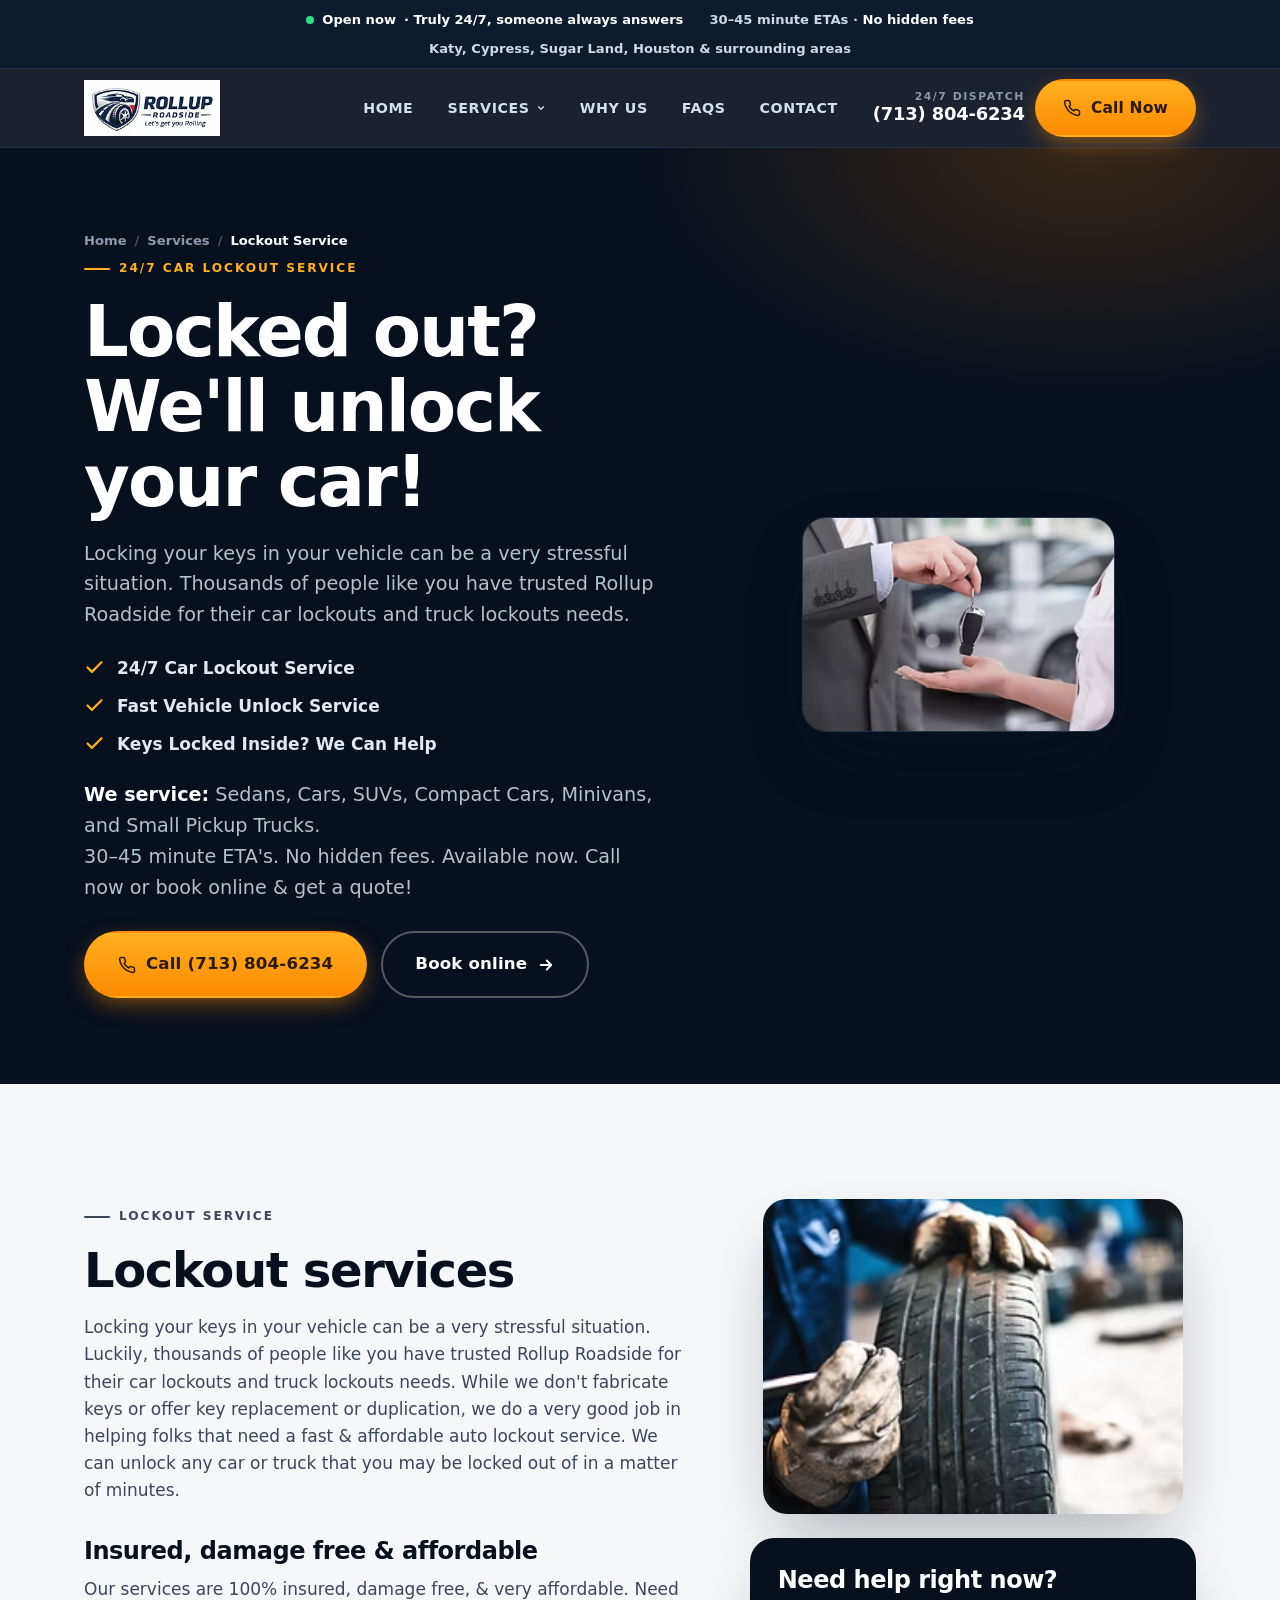
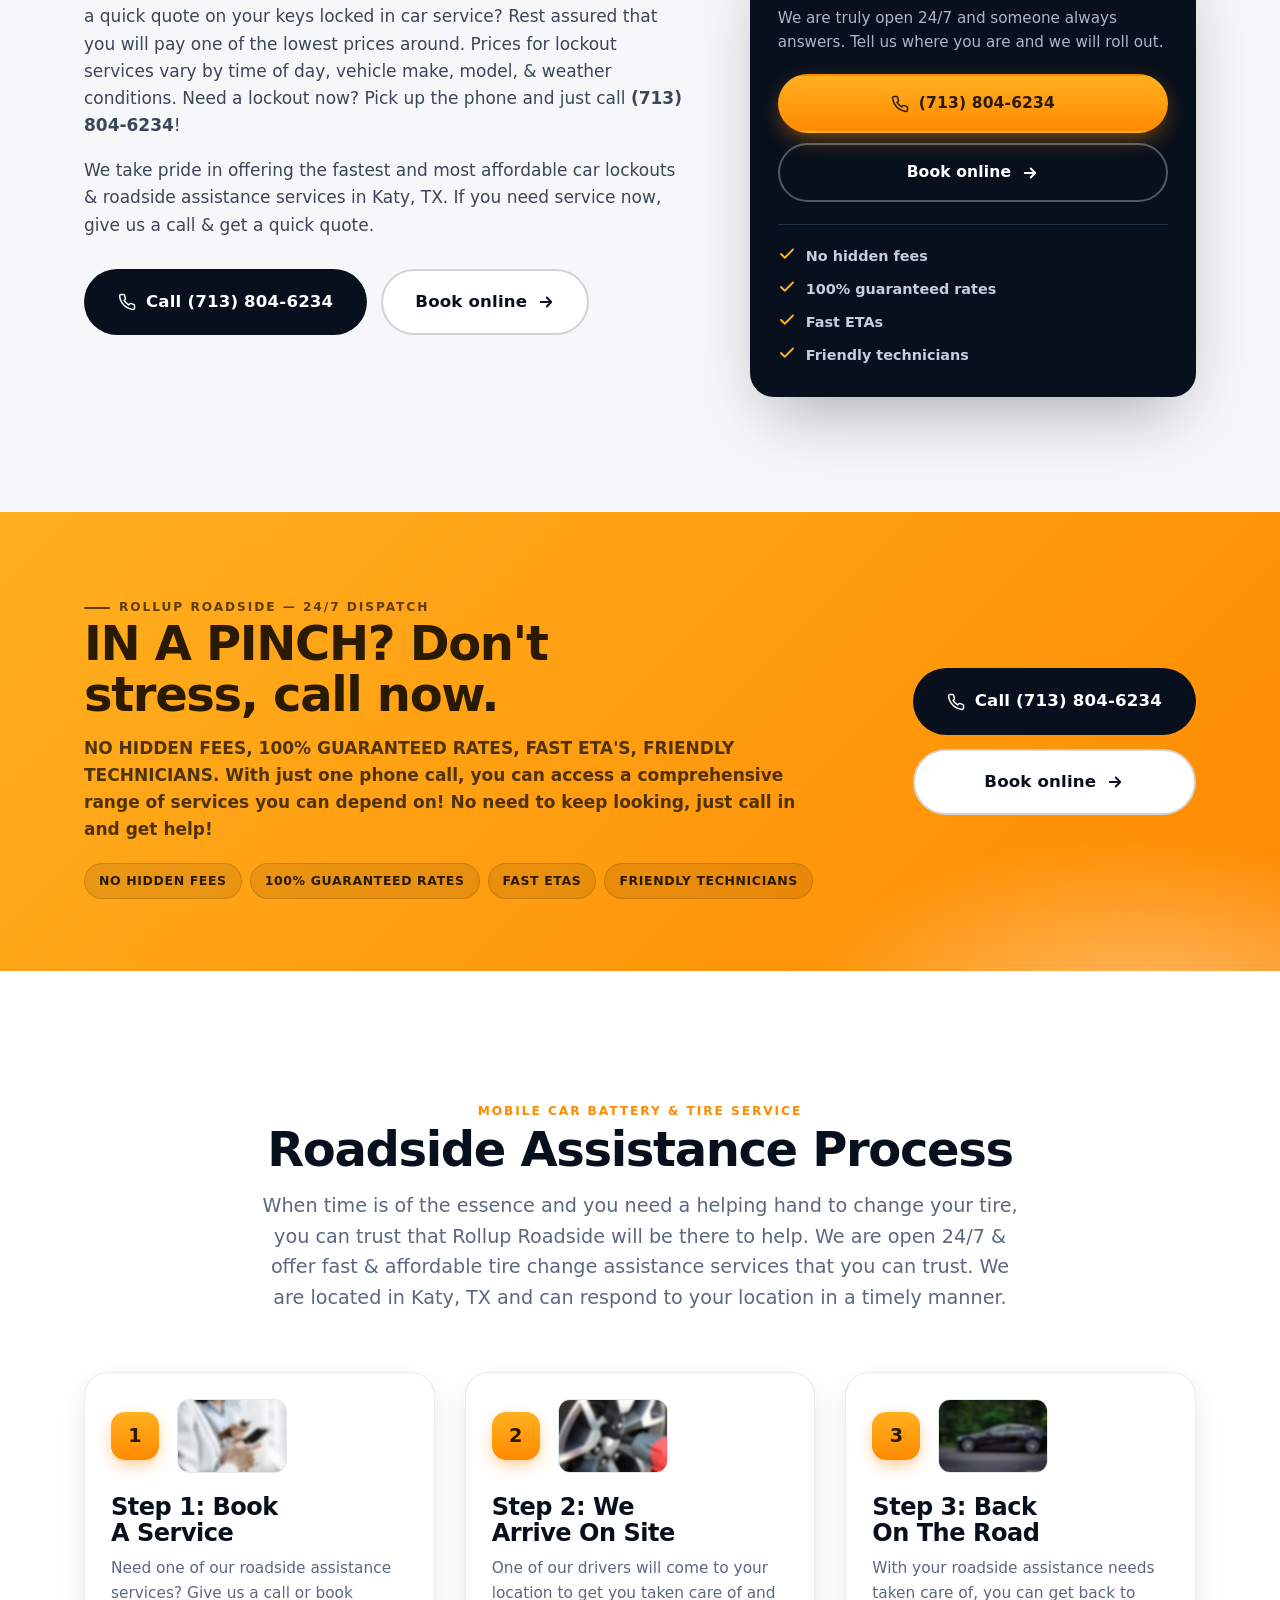
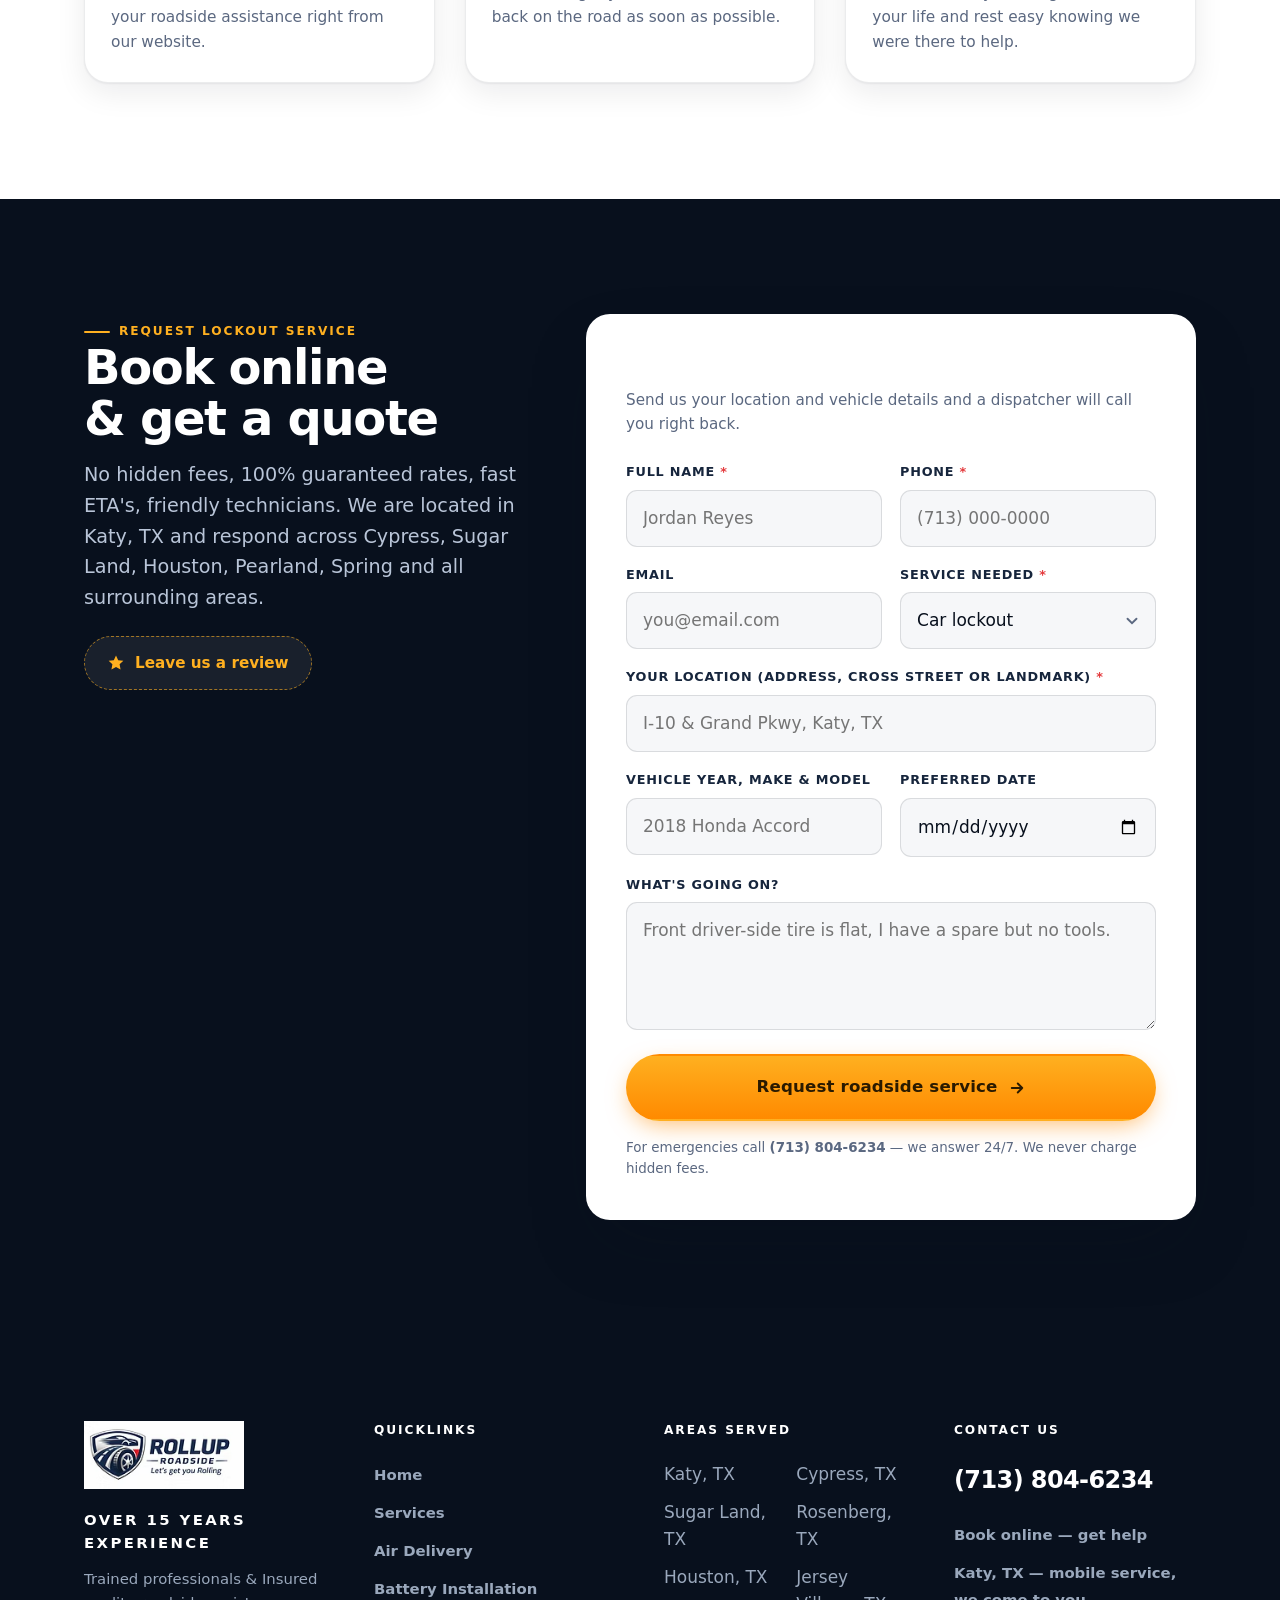
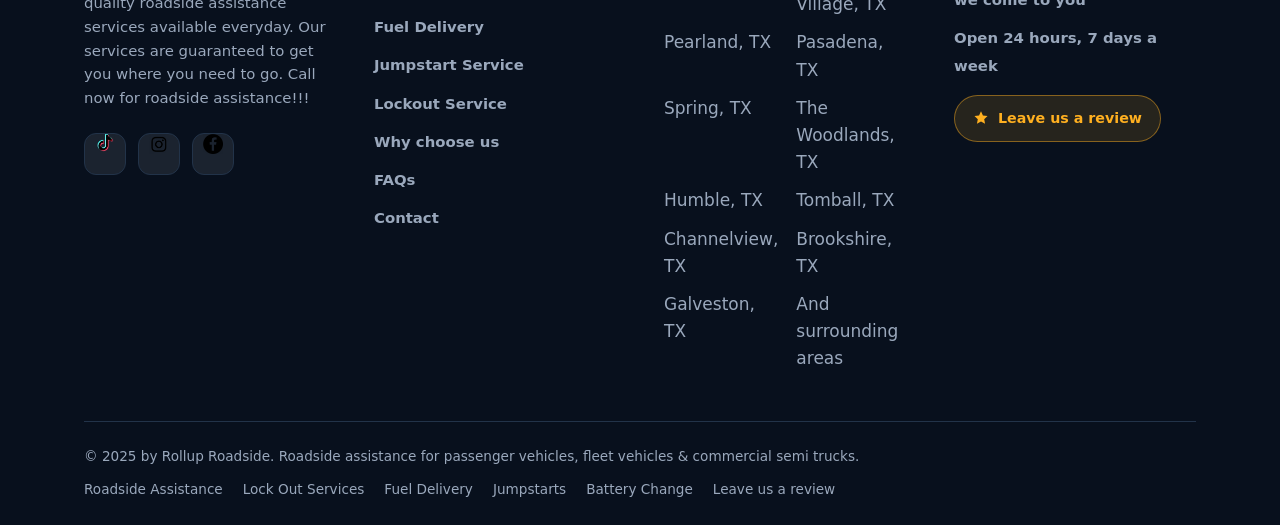
<file: lockout-service/index.html>
<!DOCTYPE html>
<html lang="en">
<head>
<meta charset="utf-8">
<meta name="viewport" content="width=device-width, initial-scale=1">
<title>Auto Lockout Service | Katy, TX | Rollup Roadside</title>
<meta name="description" content="Locked out of your car? Rollup Roadside offers fast, damage-free 24/7 auto lockout service in Katy, TX and surrounding areas. Keys locked inside? Call (713) 804-6234 for a quick quote.">
<link rel="canonical" href="/lockout-service/">
<meta name="theme-color" content="#08101d">
<meta name="robots" content="index, follow">
<meta property="og:type" content="website">
<meta property="og:site_name" content="Rollup Roadside">
<meta property="og:title" content="Auto Lockout Service | Katy, TX | Rollup Roadside">
<meta property="og:description" content="Locked out of your car? Rollup Roadside offers fast, damage-free 24/7 auto lockout service in Katy, TX and surrounding areas. Keys locked inside? Call (713) 804-6234 for a quick quote.">
<meta property="og:image" content="/images/source/02-11062b-7a1cf3252fa5401db5bfb27e7c4f00cb-mv2.avif">
<meta name="twitter:card" content="summary_large_image">
<meta name="twitter:title" content="Auto Lockout Service | Katy, TX | Rollup Roadside">
<meta name="twitter:description" content="Locked out of your car? Rollup Roadside offers fast, damage-free 24/7 auto lockout service in Katy, TX and surrounding areas. Keys locked inside? Call (713) 804-6234 for a quick quote.">
<link rel="icon" href="/favicon.svg" type="image/svg+xml">
<link rel="apple-touch-icon" href="/favicon.svg">
<link rel="stylesheet" href="/styles.css">
</head>
<body>
<a class="skip" href="#main">Skip to main content</a>
<div class="strip">
  <div class="wrap">
    <span class="pulse"><b>Open now</b> &middot; Truly 24/7, someone always answers</span>
    <span>30&ndash;45 minute ETAs &middot; <b>No hidden fees</b></span>
    <span>Katy, Cypress, Sugar Land, Houston &amp; surrounding areas</span>
  </div>
</div>

<header class="header">
  <div class="wrap header__inner">
    <a class="brand" href="/" aria-label="Rollup Roadside &mdash; home">
      <img src="/images/source/01-808e74e2-2c80-411c-89f6-8251dda5530a.avif" alt="Rollup Roadside logo" width="205" height="85">
    </a>

    <nav class="nav" id="site-nav" aria-label="Main navigation" data-open="false">
      <ul class="nav__list">
        <li class="nav__item"><a class="nav__link" href="/">Home</a></li>
        <li class="nav__item">
          <a class="nav__link" href="/services/">Services <svg class="nav__caret" viewBox="0 0 24 24" fill="none" stroke="currentColor" stroke-width="3" stroke-linecap="round" aria-hidden="true"><path d="m6 9 6 6 6-6"/></svg></a>
          <ul class="nav__sub">
            <li><a href="/services/">All Services</a></li>
        <li><a href="/air-delivery/">Air Delivery</a></li>
        <li><a href="/battery-installation/">Battery Installation</a></li>
        <li><a href="/gasoline-delivery/">Fuel Delivery</a></li>
        <li><a href="/jumpstart-service/">Jumpstart Service</a></li>
        <li><a href="/lockout-service/" aria-current="page">Lockout Service</a></li>
          </ul>
        </li>
        <li class="nav__item"><a class="nav__link" href="/#why">Why Us</a></li>
        <li class="nav__item"><a class="nav__link" href="/#faqs">FAQs</a></li>
        <li class="nav__item"><a class="nav__link" href="/#contact">Contact</a></li>
      </ul>
    </nav>

    <div class="header__cta">
      <a class="header__phone" href="tel:+17138046234">
        <span>24/7 Dispatch</span><strong>(713) 804-6234</strong>
      </a>
      <a class="btn btn--primary" href="tel:+17138046234"><svg viewBox="0 0 24 24" fill="none" stroke="currentColor" stroke-width="2" stroke-linecap="round" stroke-linejoin="round" aria-hidden="true"><path d="M22 16.92v3a2 2 0 0 1-2.18 2 19.8 19.8 0 0 1-8.63-3.07 19.5 19.5 0 0 1-6-6A19.8 19.8 0 0 1 2.12 4.2 2 2 0 0 1 4.11 2h3a2 2 0 0 1 2 1.72c.13.96.36 1.9.7 2.81a2 2 0 0 1-.45 2.11L8.1 9.9a16 16 0 0 0 6 6l1.26-1.26a2 2 0 0 1 2.11-.45c.9.33 1.85.57 2.81.7A2 2 0 0 1 22 16.92z"/></svg><span>Call Now</span></a>
      <button class="burger" type="button" aria-label="Toggle navigation menu" aria-controls="site-nav" aria-expanded="false">
        <span></span><span></span><span></span>
      </button>
    </div>
  </div>
</header>
<main id="main">

<section class="phero">
  <div class="wrap phero__inner">
    <nav class="crumbs" aria-label="Breadcrumb">
      <a href="/">Home</a><span aria-hidden="true">/</span>
      <a href="/services/">Services</a><span aria-hidden="true">/</span>
      <span aria-current="page">Lockout Service</span>
    </nav>
    <div class="phero__grid">
      <div>
        <p class="eyebrow eyebrow--light">24/7 car lockout service</p>
        <h1>Locked out? We'll unlock your car!</h1>
        <p class="lead">Locking your keys in your vehicle can be a very stressful situation. Thousands of people like you have trusted Rollup Roadside for their car lockouts and truck lockouts needs.</p>
        <ul class="specs">
          <li><svg viewBox="0 0 24 24" fill="none" stroke="currentColor" stroke-width="2.5" stroke-linecap="round" stroke-linejoin="round" aria-hidden="true"><path d="M20 6 9 17l-5-5"/></svg><span>24/7 Car Lockout Service</span></li>
          <li><svg viewBox="0 0 24 24" fill="none" stroke="currentColor" stroke-width="2.5" stroke-linecap="round" stroke-linejoin="round" aria-hidden="true"><path d="M20 6 9 17l-5-5"/></svg><span>Fast Vehicle Unlock Service</span></li>
          <li><svg viewBox="0 0 24 24" fill="none" stroke="currentColor" stroke-width="2.5" stroke-linecap="round" stroke-linejoin="round" aria-hidden="true"><path d="M20 6 9 17l-5-5"/></svg><span>Keys Locked Inside? We Can Help</span></li>
        </ul>
        <p class="lead" style="margin-top:22px"><strong style="color:#fff">We service:</strong> Sedans, Cars, SUVs, Compact Cars, Minivans, and Small Pickup Trucks.<br>30&ndash;45 minute ETA's. No hidden fees. Available now. Call now or book online &amp; get a quote!</p>
        <div class="btn-row">
          <a class="btn btn--primary btn--lg" href="tel:+17138046234"><svg viewBox="0 0 24 24" fill="none" stroke="currentColor" stroke-width="2" stroke-linecap="round" stroke-linejoin="round" aria-hidden="true"><path d="M22 16.92v3a2 2 0 0 1-2.18 2 19.8 19.8 0 0 1-8.63-3.07 19.5 19.5 0 0 1-6-6A19.8 19.8 0 0 1 2.12 4.2 2 2 0 0 1 4.11 2h3a2 2 0 0 1 2 1.72c.13.96.36 1.9.7 2.81a2 2 0 0 1-.45 2.11L8.1 9.9a16 16 0 0 0 6 6l1.26-1.26a2 2 0 0 1 2.11-.45c.9.33 1.85.57 2.81.7A2 2 0 0 1 22 16.92z"/></svg><span>Call (713) 804-6234</span></a>
          <a class="btn btn--ghost btn--lg" href="#book">Book online <svg viewBox="0 0 24 24" fill="none" stroke="currentColor" stroke-width="2.5" stroke-linecap="round" stroke-linejoin="round" aria-hidden="true"><path d="M5 12h14M13 6l6 6-6 6"/></svg></a>
        </div>
      </div>
      <div class="phero__media">
        <img src="/images/source/05-11062b-44dd1f5ba9114d72a10da0fa2f7ed30e-mv2.avif" alt="Rollup Roadside technician performing a damage-free auto lockout to recover keys locked inside a car in Katy, TX" width="311" height="214" decoding="async">
      </div>
    </div>
  </div>
</section>

<section class="section">
  <div class="wrap split">
    <div class="prose reveal">
      <p class="eyebrow">Lockout Service</p>
      <h2>Lockout services</h2>
      <p>Locking your keys in your vehicle can be a very stressful situation. Luckily, thousands of people like you have trusted Rollup Roadside for their car lockouts and truck lockouts needs. While we don't fabricate keys or offer key replacement or duplication, we do a very good job in helping folks that need a fast &amp; affordable auto lockout service. We can unlock any car or truck that you may be locked out of in a matter of minutes.</p>
      <h3>Insured, damage free &amp; affordable</h3>
      <p>Our services are 100% insured, damage free, &amp; very affordable. Need a quick quote on your keys locked in car service? Rest assured that you will pay one of the lowest prices around. Prices for lockout services vary by time of day, vehicle make, model, &amp; weather conditions. Need a lockout now? Pick up the phone and just call <a href="tel:+17138046234"><strong>(713) 804-6234</strong></a>!</p>
      <p>We take pride in offering the fastest and most affordable car lockouts &amp; roadside assistance services in Katy, TX. If you need service now, give us a call &amp; get a quick quote.</p>
      <div class="btn-row" style="margin-top:30px">
        <a class="btn btn--dark btn--lg" href="tel:+17138046234"><svg viewBox="0 0 24 24" fill="none" stroke="currentColor" stroke-width="2" stroke-linecap="round" stroke-linejoin="round" aria-hidden="true"><path d="M22 16.92v3a2 2 0 0 1-2.18 2 19.8 19.8 0 0 1-8.63-3.07 19.5 19.5 0 0 1-6-6A19.8 19.8 0 0 1 2.12 4.2 2 2 0 0 1 4.11 2h3a2 2 0 0 1 2 1.72c.13.96.36 1.9.7 2.81a2 2 0 0 1-.45 2.11L8.1 9.9a16 16 0 0 0 6 6l1.26-1.26a2 2 0 0 1 2.11-.45c.9.33 1.85.57 2.81.7A2 2 0 0 1 22 16.92z"/></svg><span>Call (713) 804-6234</span></a>
        <a class="btn btn--outline btn--lg" href="#book">Book online <svg viewBox="0 0 24 24" fill="none" stroke="currentColor" stroke-width="2.5" stroke-linecap="round" stroke-linejoin="round" aria-hidden="true"><path d="M5 12h14M13 6l6 6-6 6"/></svg></a>
      </div>
    </div>
    <aside class="reveal">
      <div class="split__media" style="margin-bottom:24px">
        <img src="/images/source/03-061672f3876a43099e48f6576962fe4d.avif" alt="Rollup Roadside technician on a roadside service call assisting a customer vehicle in Katy, TX" width="311" height="233" loading="lazy">
      </div>
      <div class="sticky-card">
        <h3>Need help right now?</h3>
        <p>We are truly open 24/7 and someone always answers. Tell us where you are and we will roll out.</p>
        <a class="btn btn--primary" href="tel:+17138046234"><svg viewBox="0 0 24 24" fill="none" stroke="currentColor" stroke-width="2" stroke-linecap="round" stroke-linejoin="round" aria-hidden="true"><path d="M22 16.92v3a2 2 0 0 1-2.18 2 19.8 19.8 0 0 1-8.63-3.07 19.5 19.5 0 0 1-6-6A19.8 19.8 0 0 1 2.12 4.2 2 2 0 0 1 4.11 2h3a2 2 0 0 1 2 1.72c.13.96.36 1.9.7 2.81a2 2 0 0 1-.45 2.11L8.1 9.9a16 16 0 0 0 6 6l1.26-1.26a2 2 0 0 1 2.11-.45c.9.33 1.85.57 2.81.7A2 2 0 0 1 22 16.92z"/></svg><span>(713) 804-6234</span></a>
        <a class="btn btn--ghost" href="#book">Book online <svg viewBox="0 0 24 24" fill="none" stroke="currentColor" stroke-width="2.5" stroke-linecap="round" stroke-linejoin="round" aria-hidden="true"><path d="M5 12h14M13 6l6 6-6 6"/></svg></a>
        <ul>
          <li><svg viewBox="0 0 24 24" fill="none" stroke="currentColor" stroke-width="2.5" stroke-linecap="round" stroke-linejoin="round" aria-hidden="true"><path d="M20 6 9 17l-5-5"/></svg><span>No hidden fees</span></li>
          <li><svg viewBox="0 0 24 24" fill="none" stroke="currentColor" stroke-width="2.5" stroke-linecap="round" stroke-linejoin="round" aria-hidden="true"><path d="M20 6 9 17l-5-5"/></svg><span>100% guaranteed rates</span></li>
          <li><svg viewBox="0 0 24 24" fill="none" stroke="currentColor" stroke-width="2.5" stroke-linecap="round" stroke-linejoin="round" aria-hidden="true"><path d="M20 6 9 17l-5-5"/></svg><span>Fast ETAs</span></li>
          <li><svg viewBox="0 0 24 24" fill="none" stroke="currentColor" stroke-width="2.5" stroke-linecap="round" stroke-linejoin="round" aria-hidden="true"><path d="M20 6 9 17l-5-5"/></svg><span>Friendly technicians</span></li>
        </ul>
      </div>
    </aside>
  </div>
</section>

<section class="cta">
  <div class="wrap cta__inner">
    <div>
      <p class="eyebrow" style="color:rgba(42,26,0,.75)">Rollup Roadside &mdash; 24/7 dispatch</p>
      <h2>IN A PINCH? Don't stress, call now.</h2>
      <p>NO HIDDEN FEES, 100% GUARANTEED RATES, FAST ETA'S, FRIENDLY TECHNICIANS. With just one phone call, you can access a comprehensive range of services you can depend on! No need to keep looking, just call in and get help!</p>
      <ul class="cta__tags">
        <li>No hidden fees</li><li>100% guaranteed rates</li><li>Fast ETAs</li><li>Friendly technicians</li>
      </ul>
    </div>
    <div class="btn-row">
      <a class="btn btn--dark btn--lg" href="tel:+17138046234"><svg viewBox="0 0 24 24" fill="none" stroke="currentColor" stroke-width="2" stroke-linecap="round" stroke-linejoin="round" aria-hidden="true"><path d="M22 16.92v3a2 2 0 0 1-2.18 2 19.8 19.8 0 0 1-8.63-3.07 19.5 19.5 0 0 1-6-6A19.8 19.8 0 0 1 2.12 4.2 2 2 0 0 1 4.11 2h3a2 2 0 0 1 2 1.72c.13.96.36 1.9.7 2.81a2 2 0 0 1-.45 2.11L8.1 9.9a16 16 0 0 0 6 6l1.26-1.26a2 2 0 0 1 2.11-.45c.9.33 1.85.57 2.81.7A2 2 0 0 1 22 16.92z"/></svg><span>Call (713) 804-6234</span></a>
      <a class="btn btn--outline btn--lg" href="/#book">Book online <svg viewBox="0 0 24 24" fill="none" stroke="currentColor" stroke-width="2.5" stroke-linecap="round" stroke-linejoin="round" aria-hidden="true"><path d="M5 12h14M13 6l6 6-6 6"/></svg></a>
    </div>
  </div>
</section>


<section class="section section--paper" id="process">
  <div class="wrap">
    <div class="section-head section-head--center">
      <p class="eyebrow">Mobile car battery &amp; tire service</p>
      <h2>Roadside Assistance Process</h2>
      <p class="lead">When time is of the essence and you need a helping hand to change your tire, you can trust that Rollup Roadside will be there to help. We are open 24/7 &amp; offer fast &amp; affordable tire change assistance services that you can trust. We are located in Katy, TX and can respond to your location in a timely manner.</p>
    </div>
    <div class="steps">
      <article class="step reveal">
        <div class="step__top">
          <span class="step__n">1</span>
          <img class="step__thumb" src="/images/source/16-1fb4c0ae2d604ff8b2f97e0a53bda09f.avif" alt="Driver calling Rollup Roadside to book a roadside assistance service" loading="lazy" width="147" height="98">
        </div>
        <div class="step__body"><h3>Step 1: Book A Service</h3><p>Need one of our roadside assistance services? Give us a call or book your roadside assistance right from our website.</p></div>
      </article>
      <article class="step reveal">
        <div class="step__top">
          <span class="step__n">2</span>
          <img class="step__thumb" src="/images/source/17-11062b-1b5e0de68e714688a18e8492444c74d5-mv2.avif" alt="Rollup Roadside technician arriving on site to assist a stranded driver" loading="lazy" width="147" height="98">
        </div>
        <div class="step__body"><h3>Step 2: We Arrive On Site</h3><p>One of our drivers will come to your location to get you taken care of and back on the road as soon as possible.</p></div>
      </article>
      <article class="step reveal">
        <div class="step__top">
          <span class="step__n">3</span>
          <img class="step__thumb" src="/images/source/18-116121d8a3644419a88b384c9fc11856.avif" alt="Vehicle back on the road after Rollup Roadside completed the roadside service" loading="lazy" width="147" height="98">
        </div>
        <div class="step__body"><h3>Step 3: Back On The Road</h3><p>With your roadside assistance needs taken care of, you can get back to your life and rest easy knowing we were there to help.</p></div>
      </article>
    </div>
  </div>
</section>


<section class="section section--ink">
  <div class="wrap contact__grid">
    <div class="reveal">
      <p class="eyebrow eyebrow--light">Request lockout service</p>
      <h2>Book online &amp; get a quote</h2>
      <p class="lead lead--light" style="margin-top:16px">No hidden fees, 100% guaranteed rates, fast ETA's, friendly technicians. We are located in Katy, TX and respond across Cypress, Sugar Land, Houston, Pearland, Spring and all surrounding areas.</p>
      <a class="review-cta" href="/review"><svg viewBox="0 0 24 24" fill="currentColor" aria-hidden="true"><path d="m12 2 2.9 6.3 6.9.8-5 4.7 1.3 6.8L12 17.3 5.9 20.6 7.2 13.8l-5-4.7 6.9-.8z"/></svg><span>Leave us a review</span></a>
    </div>
    <div class="reveal">
      <div class="formcard" id="book">
  <div class="alert-ok" data-thanks hidden role="status">
    <svg viewBox="0 0 24 24" fill="none" stroke="currentColor" stroke-width="2" stroke-linecap="round" stroke-linejoin="round" aria-hidden="true"><circle cx="12" cy="12" r="10"/><path d="m8.5 12.5 2.5 2.5 5-5"/></svg>
    <div>
      <b>Thanks, your message was sent.</b>
      <p>A dispatcher will reach out shortly. If this is an emergency, call <a href="tel:+17138046234"><strong>(713) 804-6234</strong></a> for the fastest response.</p>
    </div>
  </div>

  <h3>Request lockout service</h3>
  <p>Send us your location and vehicle details and a dispatcher will call you right back.</p>

  <form method="POST" action="https://vision.leadrai.com/api/forms/d36430c2af78651e99d9df173d33c1bb" data-leadr novalidate-off>
    <input type="hidden" name="_form" value="Quote request">
    <input type="hidden" name="_page" value="">
    <input type="text" name="_gotcha" tabindex="-1" autocomplete="off" style="display:none">

    <div class="fgrid">
      <div class="field">
        <label for="f-name">Full name <span class="req">*</span></label>
        <input id="f-name" type="text" name="name" autocomplete="name" placeholder="Jordan Reyes" required>
      </div>
      <div class="field">
        <label for="f-phone">Phone <span class="req">*</span></label>
        <input id="f-phone" type="tel" name="phone" autocomplete="tel" placeholder="(713) 000-0000" required>
      </div>
      <div class="field">
        <label for="f-email">Email</label>
        <input id="f-email" type="email" name="email" autocomplete="email" placeholder="you@email.com">
      </div>
      <div class="field">
        <label for="f-service">Service needed <span class="req">*</span></label>
        <select id="f-service" name="Service needed" required>
            <option value="" disabled>Choose a service&hellip;</option>
            <option value="Tire change / spare tire install">Tire change / spare tire install</option>
            <option value="Tire repair (plug / patch)">Tire repair (plug / patch)</option>
            <option value="Tire replacement">Tire replacement</option>
            <option value="Mobile tire service">Mobile tire service</option>
            <option value="Air delivery (tire inflation)">Air delivery (tire inflation)</option>
            <option value="Jump start">Jump start</option>
            <option value="Battery delivery &amp; installation">Battery delivery &amp; installation</option>
            <option value="Fuel / gasoline delivery">Fuel / gasoline delivery</option>
            <option value="Car lockout" selected>Car lockout</option>
            <option value="Locking lug nut removal">Locking lug nut removal</option>
            <option value="Stripped lug nut removal">Stripped lug nut removal</option>
            <option value="Something else">Something else</option>
        </select>
      </div>
      <div class="field field--full">
        <label for="f-loc">Your location (address, cross street or landmark) <span class="req">*</span></label>
        <input id="f-loc" type="text" name="Location" placeholder="I-10 &amp; Grand Pkwy, Katy, TX" required>
      </div>
      <div class="field">
        <label for="f-vehicle">Vehicle year, make &amp; model</label>
        <input id="f-vehicle" type="text" name="Vehicle" placeholder="2018 Honda Accord">
      </div>
      <div class="field">
        <label for="f-date">Preferred date</label>
        <input id="f-date" type="date" name="Preferred date">
      </div>
      <div class="field field--full">
        <label for="f-msg">What's going on?</label>
        <textarea id="f-msg" name="Message" placeholder="Front driver-side tire is flat, I have a spare but no tools."></textarea>
      </div>
    </div>

    <button class="btn btn--primary btn--lg btn--block" type="submit">Request roadside service <svg viewBox="0 0 24 24" fill="none" stroke="currentColor" stroke-width="2.5" stroke-linecap="round" stroke-linejoin="round" aria-hidden="true"><path d="M5 12h14M13 6l6 6-6 6"/></svg></button>
    <p class="form-note">For emergencies call <a href="tel:+17138046234"><strong>(713) 804-6234</strong></a> &mdash; we answer 24/7. We never charge hidden fees.</p>
  </form>
</div>

    </div>
  </div>
</section>

</main>
<footer class="footer">
  <div class="wrap">
    <div class="footer__grid">
      <div class="footer__brand">
        <img src="/images/source/14-808e74e2-2c80-411c-89f6-8251dda5530a.avif" alt="Rollup Roadside logo" width="192" height="81" loading="lazy">
        <p class="footer__title" style="margin-bottom:12px">Over 15 years experience</p>
        <p>Trained professionals &amp; Insured quality roadside assistance services available everyday. Our services are guaranteed to get you where you need to go. Call now for roadside assistance!!!</p>
        <div class="social">
        <a href="https://www.tiktok.com/@rollup.roadside?_r=1&amp;_t=ZP-97DEeA3e1MN" target="_blank" rel="noopener noreferrer" aria-label="Rollup Roadside on TikTok"><img src="/images/source/11-11062b-69d309d6dbde492fae325fb0deca6556-mv2.avif" alt="TikTok" width="39" height="39" loading="lazy"></a>
        <a href="https://www.instagram.com/rolluproadsidellc?igsh=dDdkOGJqMnVtOWlx" target="_blank" rel="noopener noreferrer" aria-label="Rollup Roadside on Instagram"><img src="/images/source/12-11062b-ca1d837ce7194421b781ee7384061a8e-mv2.avif" alt="Instagram" width="39" height="39" loading="lazy"></a>
        <a href="https://www.facebook.com/share/1D6wchNR4n/?mibextid=wwXIfr" target="_blank" rel="noopener noreferrer" aria-label="Rollup Roadside on Facebook"><img src="/images/source/13-4057345bcf57474b96976284050c00df.avif" alt="Facebook" width="39" height="39" loading="lazy"></a>
        </div>
      </div>

      <div>
        <p class="footer__title">Quicklinks</p>
        <ul class="footer__list">
          <li><a href="/">Home</a></li>
          <li><a href="/services/">Services</a></li>
          <li><a href="/air-delivery/">Air Delivery</a></li>
          <li><a href="/battery-installation/">Battery Installation</a></li>
          <li><a href="/gasoline-delivery/">Fuel Delivery</a></li>
          <li><a href="/jumpstart-service/">Jumpstart Service</a></li>
          <li><a href="/lockout-service/">Lockout Service</a></li>
          <li><a href="/#why">Why choose us</a></li>
          <li><a href="/#faqs">FAQs</a></li>
          <li><a href="/#contact">Contact</a></li>
        </ul>
      </div>

      <div>
        <p class="footer__title">Areas served</p>
        <ul class="footer__list footer__list--2col">
          <li>Katy, TX</li>
          <li>Cypress, TX</li>
          <li>Sugar Land, TX</li>
          <li>Rosenberg, TX</li>
          <li>Houston, TX</li>
          <li>Jersey Village, TX</li>
          <li>Pearland, TX</li>
          <li>Pasadena, TX</li>
          <li>Spring, TX</li>
          <li>The Woodlands, TX</li>
          <li>Humble, TX</li>
          <li>Tomball, TX</li>
          <li>Channelview, TX</li>
          <li>Brookshire, TX</li>
          <li>Galveston, TX</li>
          <li>And surrounding areas</li>
        </ul>
      </div>

      <div>
        <p class="footer__title">Contact us</p>
        <a class="footer__phone" href="tel:+17138046234">(713) 804-6234</a>
        <ul class="footer__list" style="margin-top:14px">
          <li><a href="/#book">Book online &mdash; get help</a></li>
          <li><span>Katy, TX &mdash; mobile service, we come to you</span></li>
          <li><span>Open 24 hours, 7 days a week</span></li>
        </ul>
        <a class="footer__review" href="/review"><svg viewBox="0 0 24 24" fill="currentColor" aria-hidden="true"><path d="m12 2 2.9 6.3 6.9.8-5 4.7 1.3 6.8L12 17.3 5.9 20.6 7.2 13.8l-5-4.7 6.9-.8z"/></svg><span>Leave us a review</span></a>
      </div>
    </div>

    <div class="footer__bar">
      <p>&copy; 2025 by Rollup Roadside. Roadside assistance for passenger vehicles, fleet vehicles &amp; commercial semi trucks.</p>
      <nav aria-label="Footer links">
        <a href="/services/">Roadside Assistance</a>
        <a href="/lockout-service/">Lock Out Services</a>
        <a href="/gasoline-delivery/">Fuel Delivery</a>
        <a href="/jumpstart-service/">Jumpstarts</a>
        <a href="/battery-installation/">Battery Change</a>
        <a href="/review">Leave us a review</a>
      </nav>
    </div>
  </div>
</footer>

<div class="callbar">
  <a class="btn btn--primary" href="tel:+17138046234"><svg viewBox="0 0 24 24" fill="none" stroke="currentColor" stroke-width="2" stroke-linecap="round" stroke-linejoin="round" aria-hidden="true"><path d="M22 16.92v3a2 2 0 0 1-2.18 2 19.8 19.8 0 0 1-8.63-3.07 19.5 19.5 0 0 1-6-6A19.8 19.8 0 0 1 2.12 4.2 2 2 0 0 1 4.11 2h3a2 2 0 0 1 2 1.72c.13.96.36 1.9.7 2.81a2 2 0 0 1-.45 2.11L8.1 9.9a16 16 0 0 0 6 6l1.26-1.26a2 2 0 0 1 2.11-.45c.9.33 1.85.57 2.81.7A2 2 0 0 1 22 16.92z"/></svg><span>Call Now</span></a>
  <a class="btn btn--ghost" href="/#book">Book Online</a>
</div>

<script src="/script.js" defer></script>
</body>
</html>
</file>
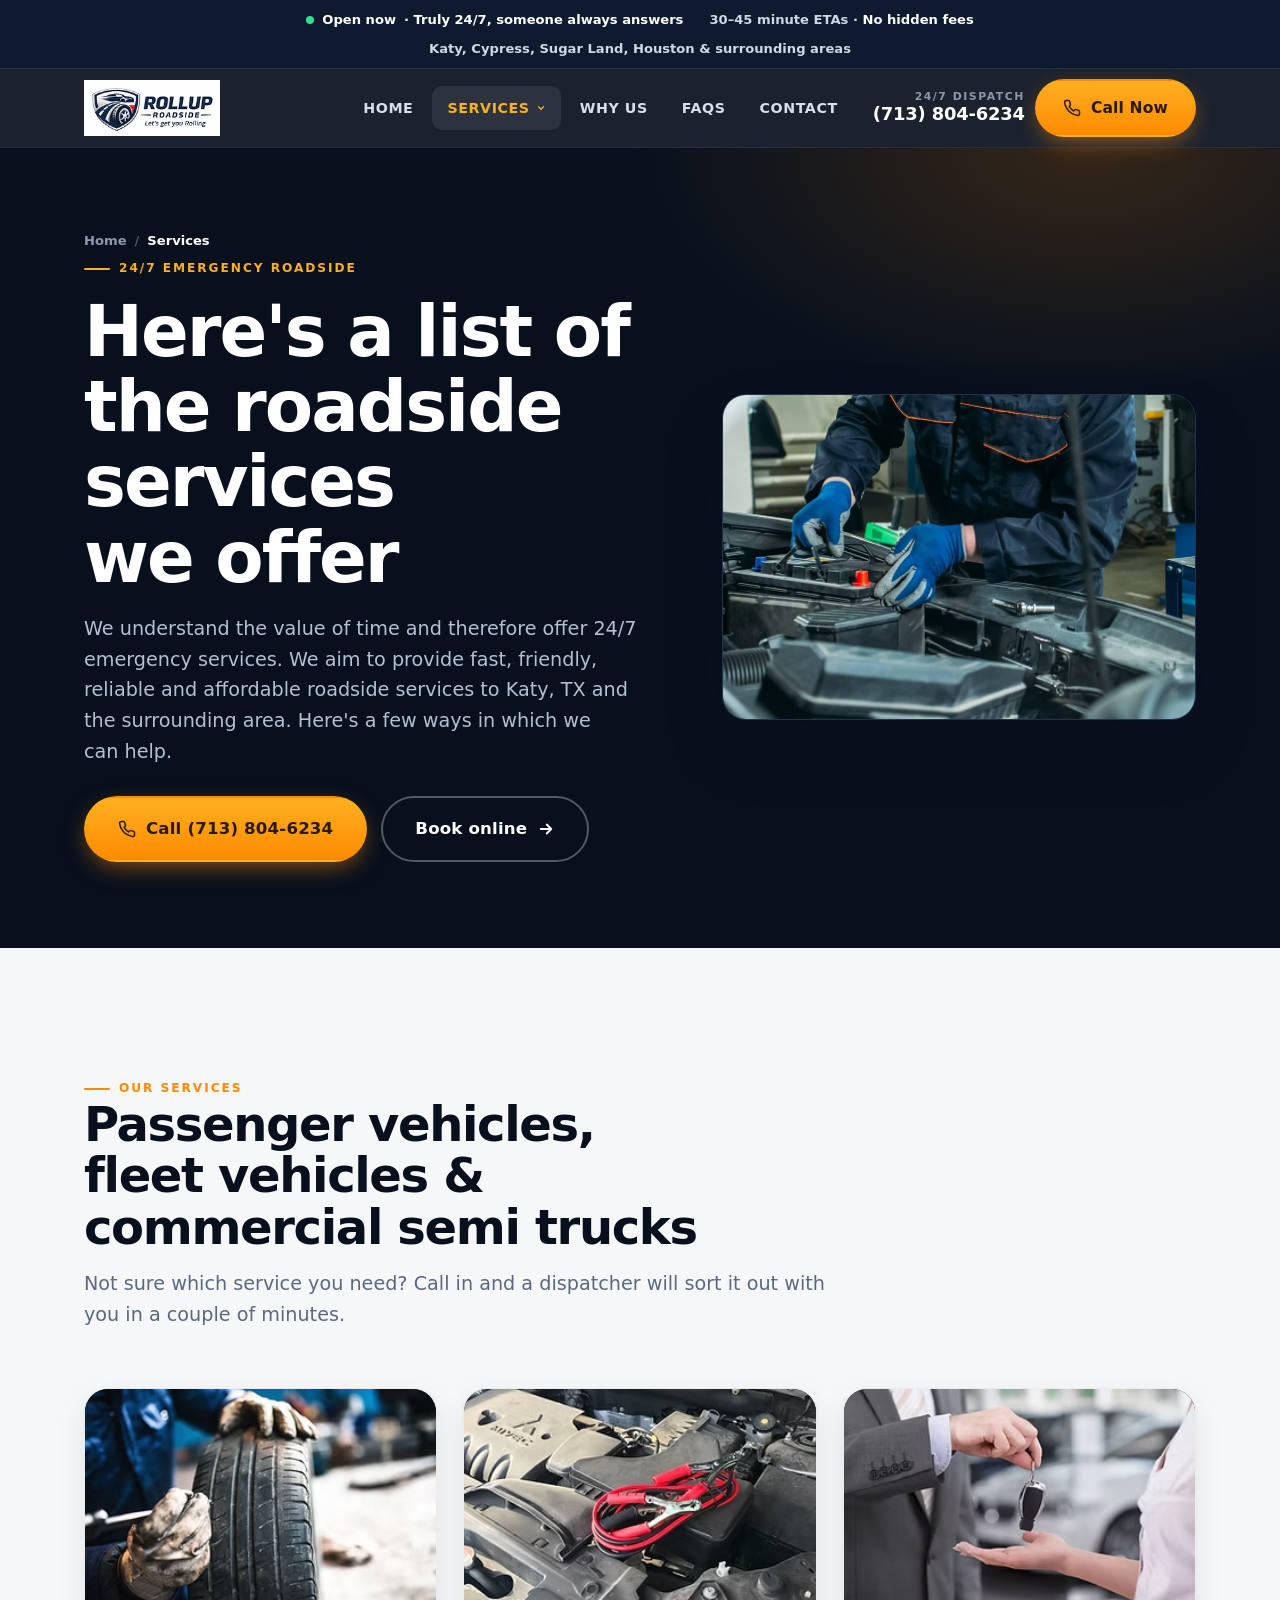
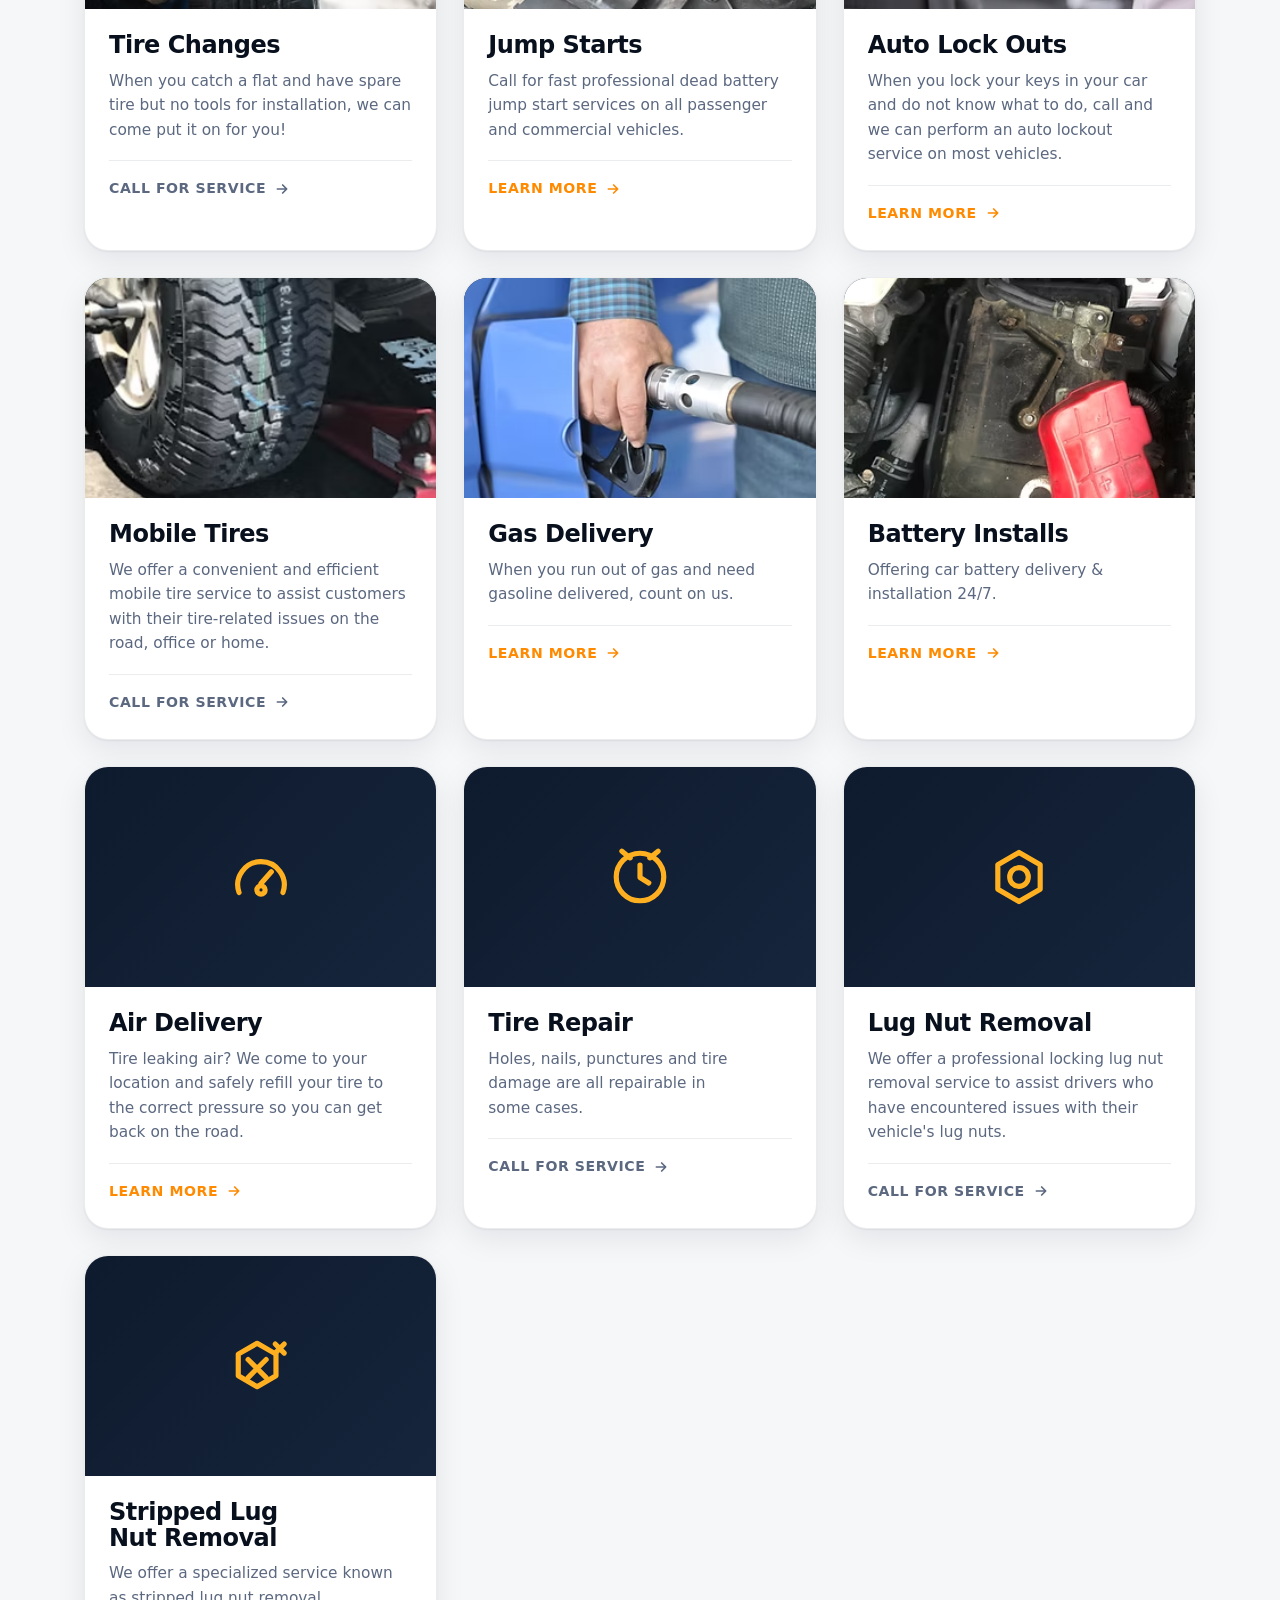
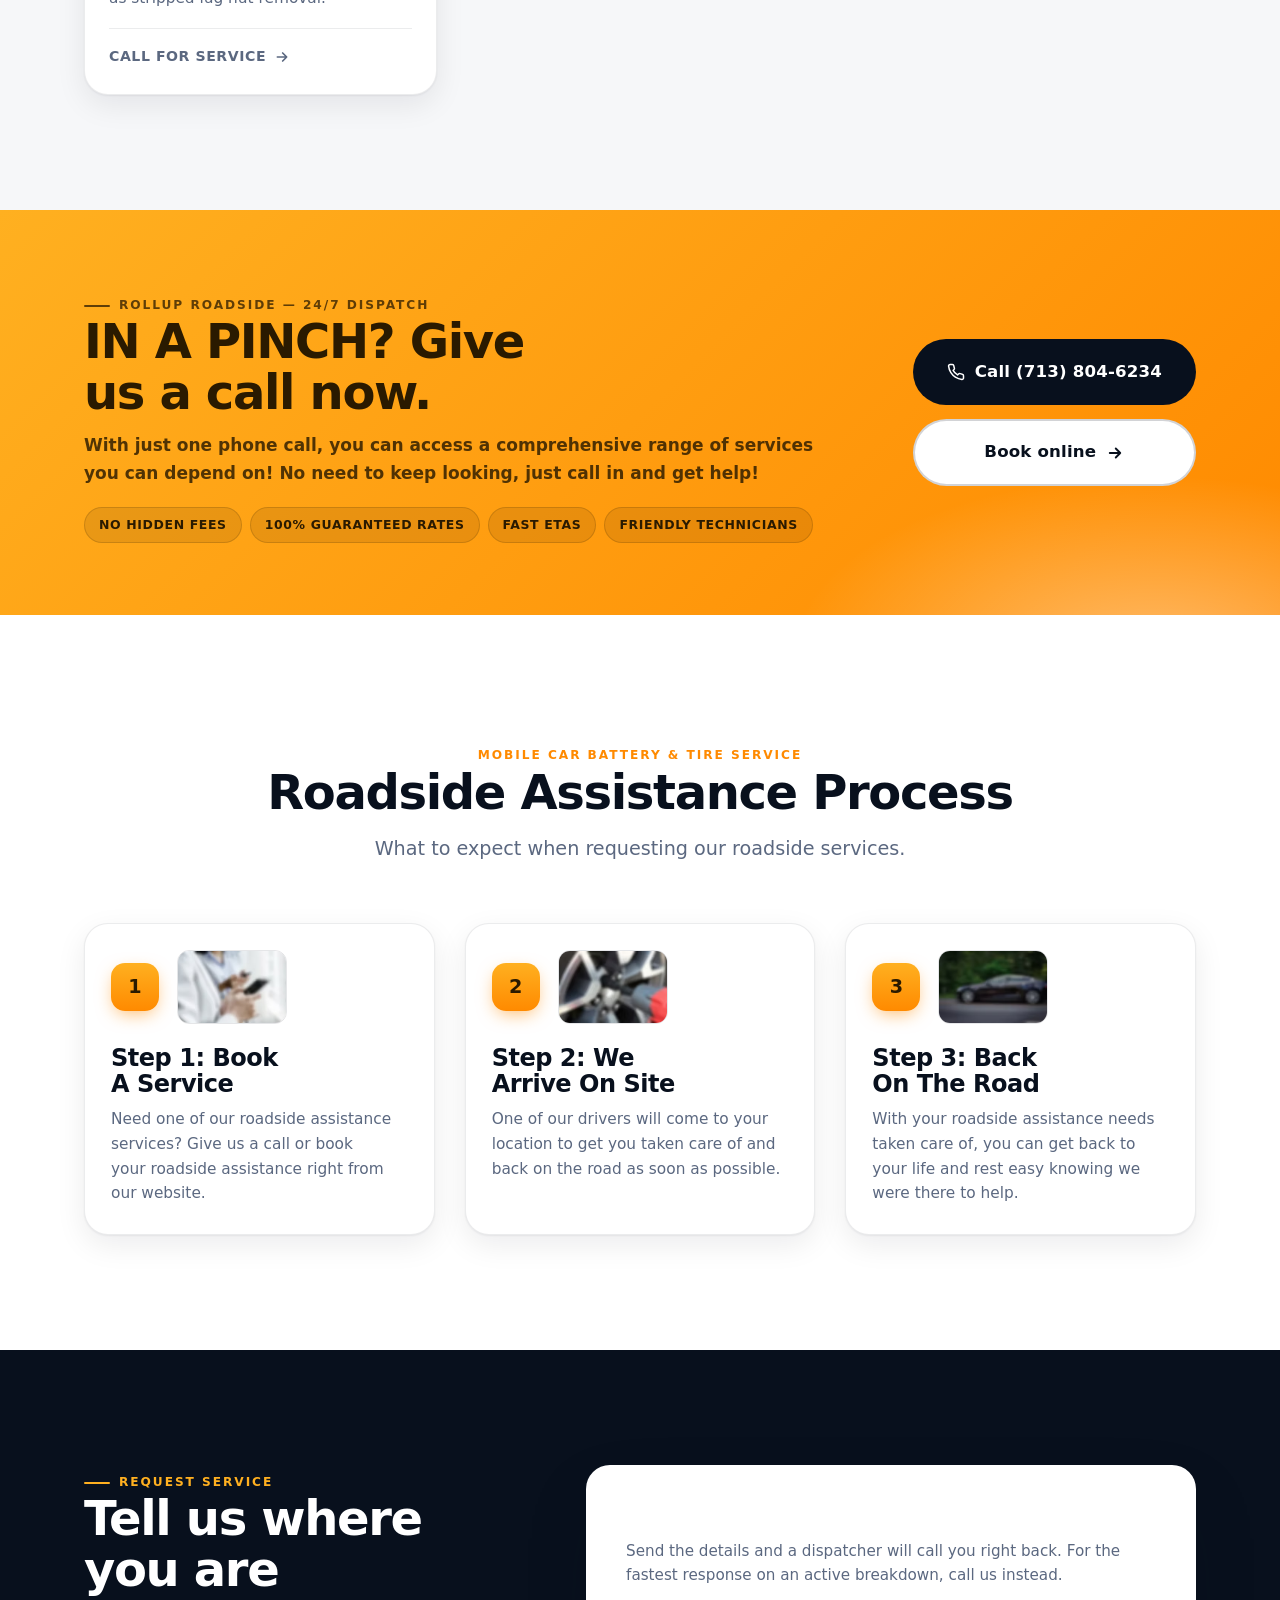
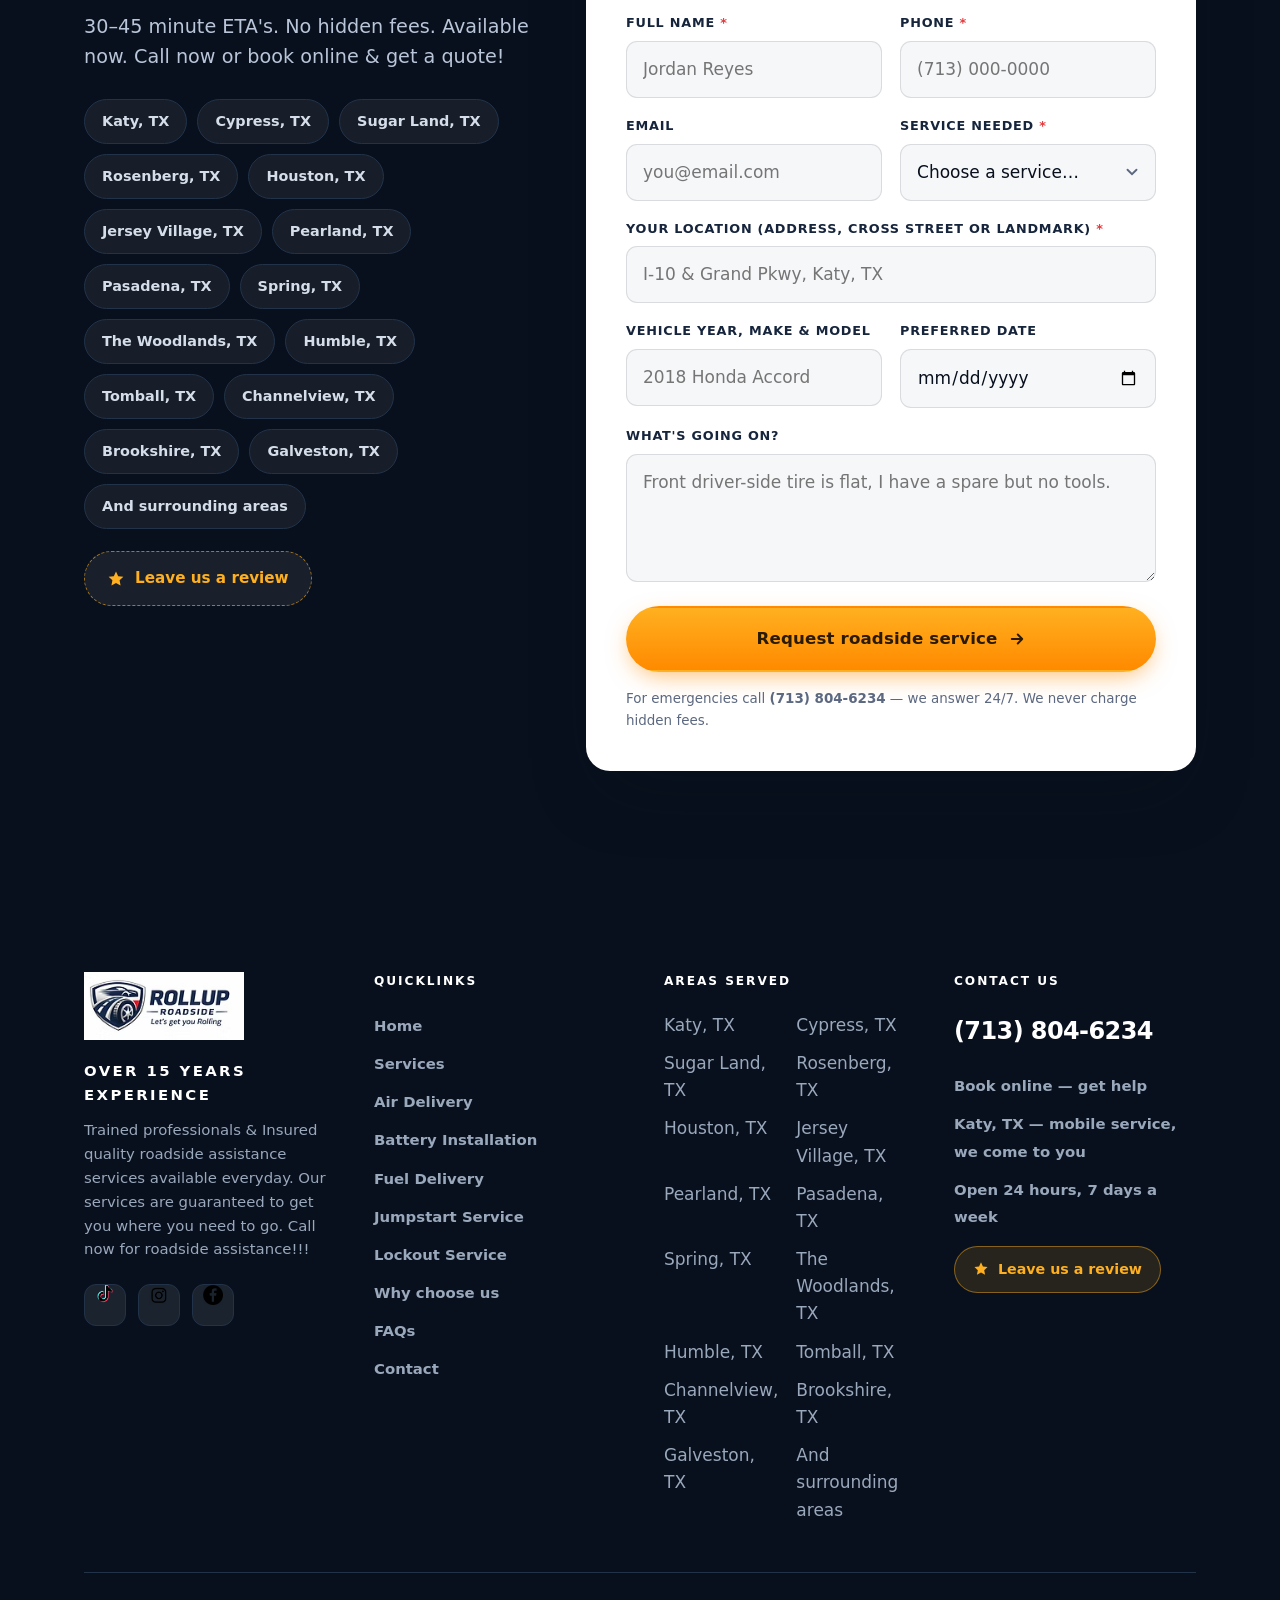
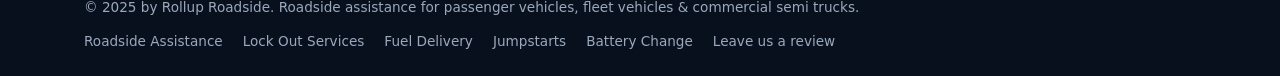
<file: services/index.html>
<!DOCTYPE html>
<html lang="en">
<head>
<meta charset="utf-8">
<meta name="viewport" content="width=device-width, initial-scale=1">
<title>Roadside Assistance Services | Katy, TX | Rollup Roadside</title>
<meta name="description" content="Here's a list of the roadside services Rollup Roadside offers in Katy, TX: tire changes, jump starts, auto lock outs, mobile tires, gas delivery, battery installs, air delivery, tire repair and lug nut removal. Available 24/7.">
<link rel="canonical" href="/services/">
<meta name="theme-color" content="#08101d">
<meta name="robots" content="index, follow">
<meta property="og:type" content="website">
<meta property="og:site_name" content="Rollup Roadside">
<meta property="og:title" content="Roadside Assistance Services | Katy, TX | Rollup Roadside">
<meta property="og:description" content="Here's a list of the roadside services Rollup Roadside offers in Katy, TX: tire changes, jump starts, auto lock outs, mobile tires, gas delivery, battery installs, air delivery, tire repair and lug nut removal. Available 24/7.">
<meta property="og:image" content="/images/source/02-11062b-7a1cf3252fa5401db5bfb27e7c4f00cb-mv2.avif">
<meta name="twitter:card" content="summary_large_image">
<meta name="twitter:title" content="Roadside Assistance Services | Katy, TX | Rollup Roadside">
<meta name="twitter:description" content="Here's a list of the roadside services Rollup Roadside offers in Katy, TX: tire changes, jump starts, auto lock outs, mobile tires, gas delivery, battery installs, air delivery, tire repair and lug nut removal. Available 24/7.">
<link rel="icon" href="/favicon.svg" type="image/svg+xml">
<link rel="apple-touch-icon" href="/favicon.svg">
<link rel="stylesheet" href="/styles.css">
</head>
<body>
<a class="skip" href="#main">Skip to main content</a>
<div class="strip">
  <div class="wrap">
    <span class="pulse"><b>Open now</b> &middot; Truly 24/7, someone always answers</span>
    <span>30&ndash;45 minute ETAs &middot; <b>No hidden fees</b></span>
    <span>Katy, Cypress, Sugar Land, Houston &amp; surrounding areas</span>
  </div>
</div>

<header class="header">
  <div class="wrap header__inner">
    <a class="brand" href="/" aria-label="Rollup Roadside &mdash; home">
      <img src="/images/source/01-808e74e2-2c80-411c-89f6-8251dda5530a.avif" alt="Rollup Roadside logo" width="205" height="85">
    </a>

    <nav class="nav" id="site-nav" aria-label="Main navigation" data-open="false">
      <ul class="nav__list">
        <li class="nav__item"><a class="nav__link" href="/">Home</a></li>
        <li class="nav__item">
          <a class="nav__link" href="/services/" aria-current="page">Services <svg class="nav__caret" viewBox="0 0 24 24" fill="none" stroke="currentColor" stroke-width="3" stroke-linecap="round" aria-hidden="true"><path d="m6 9 6 6 6-6"/></svg></a>
          <ul class="nav__sub">
            <li><a href="/services/" aria-current="page">All Services</a></li>
        <li><a href="/air-delivery/">Air Delivery</a></li>
        <li><a href="/battery-installation/">Battery Installation</a></li>
        <li><a href="/gasoline-delivery/">Fuel Delivery</a></li>
        <li><a href="/jumpstart-service/">Jumpstart Service</a></li>
        <li><a href="/lockout-service/">Lockout Service</a></li>
          </ul>
        </li>
        <li class="nav__item"><a class="nav__link" href="/#why">Why Us</a></li>
        <li class="nav__item"><a class="nav__link" href="/#faqs">FAQs</a></li>
        <li class="nav__item"><a class="nav__link" href="/#contact">Contact</a></li>
      </ul>
    </nav>

    <div class="header__cta">
      <a class="header__phone" href="tel:+17138046234">
        <span>24/7 Dispatch</span><strong>(713) 804-6234</strong>
      </a>
      <a class="btn btn--primary" href="tel:+17138046234"><svg viewBox="0 0 24 24" fill="none" stroke="currentColor" stroke-width="2" stroke-linecap="round" stroke-linejoin="round" aria-hidden="true"><path d="M22 16.92v3a2 2 0 0 1-2.18 2 19.8 19.8 0 0 1-8.63-3.07 19.5 19.5 0 0 1-6-6A19.8 19.8 0 0 1 2.12 4.2 2 2 0 0 1 4.11 2h3a2 2 0 0 1 2 1.72c.13.96.36 1.9.7 2.81a2 2 0 0 1-.45 2.11L8.1 9.9a16 16 0 0 0 6 6l1.26-1.26a2 2 0 0 1 2.11-.45c.9.33 1.85.57 2.81.7A2 2 0 0 1 22 16.92z"/></svg><span>Call Now</span></a>
      <button class="burger" type="button" aria-label="Toggle navigation menu" aria-controls="site-nav" aria-expanded="false">
        <span></span><span></span><span></span>
      </button>
    </div>
  </div>
</header>
<main id="main">

<section class="phero">
  <div class="wrap phero__inner">
    <nav class="crumbs" aria-label="Breadcrumb">
      <a href="/">Home</a><span aria-hidden="true">/</span><span aria-current="page">Services</span>
    </nav>
    <div class="phero__grid">
      <div>
        <p class="eyebrow eyebrow--light">24/7 emergency roadside</p>
        <h1>Here's a list of the roadside services we offer</h1>
        <p class="lead">We understand the value of time and therefore offer 24/7 emergency services. We aim to provide fast, friendly, reliable and affordable roadside services to Katy, TX and the surrounding area. Here's a few ways in which we can help.</p>
        <div class="btn-row">
          <a class="btn btn--primary btn--lg" href="tel:+17138046234"><svg viewBox="0 0 24 24" fill="none" stroke="currentColor" stroke-width="2" stroke-linecap="round" stroke-linejoin="round" aria-hidden="true"><path d="M22 16.92v3a2 2 0 0 1-2.18 2 19.8 19.8 0 0 1-8.63-3.07 19.5 19.5 0 0 1-6-6A19.8 19.8 0 0 1 2.12 4.2 2 2 0 0 1 4.11 2h3a2 2 0 0 1 2 1.72c.13.96.36 1.9.7 2.81a2 2 0 0 1-.45 2.11L8.1 9.9a16 16 0 0 0 6 6l1.26-1.26a2 2 0 0 1 2.11-.45c.9.33 1.85.57 2.81.7A2 2 0 0 1 22 16.92z"/></svg><span>Call (713) 804-6234</span></a>
          <a class="btn btn--ghost btn--lg" href="#book">Book online <svg viewBox="0 0 24 24" fill="none" stroke="currentColor" stroke-width="2.5" stroke-linecap="round" stroke-linejoin="round" aria-hidden="true"><path d="M5 12h14M13 6l6 6-6 6"/></svg></a>
        </div>
      </div>
      <div class="phero__media" style="max-width:640px">
        <img src="/images/source/02-11062b-7a1cf3252fa5401db5bfb27e7c4f00cb-mv2.avif" alt="Rollup Roadside mobile battery and tire technician working on a customer vehicle in Katy, TX" width="1080" height="652" decoding="async">
      </div>
    </div>
  </div>
</section>

<section class="section">
  <div class="wrap">
    <div class="section-head">
      <p class="eyebrow">Our services</p>
      <h2>Passenger vehicles, fleet vehicles &amp; commercial semi trucks</h2>
      <p class="lead">Not sure which service you need? Call in and a dispatcher will sort it out with you in a couple of minutes.</p>
    </div>
    <div class="cards">
      <article class="card reveal">
        <div class="card__media"><img src="/images/source/03-061672f3876a43099e48f6576962fe4d.avif" alt="Rollup Roadside technician mounting a spare tire during a roadside tire change in Katy, TX" loading="lazy" width="311" height="193"></div>
        <div class="card__body">
          <h3>Tire Changes</h3>
          <p>When you catch a flat and have spare tire but no tools for installation, we can come put it on for you!</p>
          <a class="card__link card__link--muted" href="tel:+17138046234">Call for service <svg viewBox="0 0 24 24" fill="none" stroke="currentColor" stroke-width="2.5" stroke-linecap="round" stroke-linejoin="round" aria-hidden="true"><path d="M5 12h14M13 6l6 6-6 6"/></svg></a>
        </div>
      </article>
      <article class="card reveal">
        <div class="card__media"><img src="/images/source/04-fc95e0-98a6c8fd56b4414ca15e33259f4cac53-mv2.avif" alt="Rollup Roadside jump start equipment connected to a dead car battery on a roadside call" loading="lazy" width="311" height="193"></div>
        <div class="card__body">
          <h3>Jump Starts</h3>
          <p>Call for fast professional dead battery jump start services on all passenger and commercial vehicles.</p>
          <a class="card__link" href="/jumpstart-service/">Learn more <svg viewBox="0 0 24 24" fill="none" stroke="currentColor" stroke-width="2.5" stroke-linecap="round" stroke-linejoin="round" aria-hidden="true"><path d="M5 12h14M13 6l6 6-6 6"/></svg></a>
        </div>
      </article>
      <article class="card reveal">
        <div class="card__media"><img src="/images/source/05-11062b-44dd1f5ba9114d72a10da0fa2f7ed30e-mv2.avif" alt="Rollup Roadside technician performing a damage-free auto lockout to retrieve keys locked in a car" loading="lazy" width="311" height="193"></div>
        <div class="card__body">
          <h3>Auto Lock Outs</h3>
          <p>When you lock your keys in your car and do not know what to do, call and we can perform an auto lockout service on most vehicles.</p>
          <a class="card__link" href="/lockout-service/">Learn more <svg viewBox="0 0 24 24" fill="none" stroke="currentColor" stroke-width="2.5" stroke-linecap="round" stroke-linejoin="round" aria-hidden="true"><path d="M5 12h14M13 6l6 6-6 6"/></svg></a>
        </div>
      </article>
      <article class="card reveal">
        <div class="card__media"><img src="/images/source/06-fc95e0-04a34b27c62a4d6aa6cf671bbcbd1f4c-mv2.avif" alt="Rollup Roadside mobile tire service van tire work completed at a customer location" loading="lazy" width="311" height="193"></div>
        <div class="card__body">
          <h3>Mobile Tires</h3>
          <p>We offer a convenient and efficient mobile tire service to assist customers with their tire-related issues on the road, office or home.</p>
          <a class="card__link card__link--muted" href="tel:+17138046234">Call for service <svg viewBox="0 0 24 24" fill="none" stroke="currentColor" stroke-width="2.5" stroke-linecap="round" stroke-linejoin="round" aria-hidden="true"><path d="M5 12h14M13 6l6 6-6 6"/></svg></a>
        </div>
      </article>
      <article class="card reveal">
        <div class="card__media"><img src="/images/source/07-24466c49a93e4788a607d88d036a6ca7.avif" alt="Fuel can used by Rollup Roadside to deliver gasoline to a vehicle that ran out of gas" loading="lazy" width="311" height="193"></div>
        <div class="card__body">
          <h3>Gas Delivery</h3>
          <p>When you run out of gas and need gasoline delivered, count on us.</p>
          <a class="card__link" href="/gasoline-delivery/">Learn more <svg viewBox="0 0 24 24" fill="none" stroke="currentColor" stroke-width="2.5" stroke-linecap="round" stroke-linejoin="round" aria-hidden="true"><path d="M5 12h14M13 6l6 6-6 6"/></svg></a>
        </div>
      </article>
      <article class="card reveal">
        <div class="card__media"><img src="/images/source/08-fc95e0-bdb707409f67426586b29824523e0f63-mv2.avif" alt="Rollup Roadside technician installing a replacement car battery on site in Katy, TX" loading="lazy" width="311" height="193"></div>
        <div class="card__body">
          <h3>Battery Installs</h3>
          <p>Offering car battery delivery &amp; installation 24/7.</p>
          <a class="card__link" href="/battery-installation/">Learn more <svg viewBox="0 0 24 24" fill="none" stroke="currentColor" stroke-width="2.5" stroke-linecap="round" stroke-linejoin="round" aria-hidden="true"><path d="M5 12h14M13 6l6 6-6 6"/></svg></a>
        </div>
      </article>
      <article class="card reveal">
        <div class="card__media"><div class="card__icon"><svg viewBox="0 0 24 24" fill="none" stroke="currentColor" stroke-width="2" stroke-linecap="round" stroke-linejoin="round" aria-hidden="true"><path d="M3.5 18a9 9 0 1 1 17 0"/><path d="M12 14.5 16 10"/><circle cx="12" cy="17" r="1.6"/></svg></div></div>
        <div class="card__body">
          <h3>Air Delivery</h3>
          <p>Tire leaking air? We come to your location and safely refill your tire to the correct pressure so you can get back on the road.</p>
          <a class="card__link" href="/air-delivery/">Learn more <svg viewBox="0 0 24 24" fill="none" stroke="currentColor" stroke-width="2.5" stroke-linecap="round" stroke-linejoin="round" aria-hidden="true"><path d="M5 12h14M13 6l6 6-6 6"/></svg></a>
        </div>
      </article>
      <article class="card reveal">
        <div class="card__media"><div class="card__icon"><svg viewBox="0 0 24 24" fill="none" stroke="currentColor" stroke-width="2" stroke-linecap="round" stroke-linejoin="round" aria-hidden="true"><circle cx="12" cy="12" r="9.2"/><path d="M12 7.4v4.8l3.4 2.1"/><path d="M8.2 4.6 5 2M15.8 4.6 19 2"/></svg></div></div>
        <div class="card__body">
          <h3>Tire Repair</h3>
          <p>Holes, nails, punctures and tire damage are all repairable in some cases.</p>
          <a class="card__link card__link--muted" href="tel:+17138046234">Call for service <svg viewBox="0 0 24 24" fill="none" stroke="currentColor" stroke-width="2.5" stroke-linecap="round" stroke-linejoin="round" aria-hidden="true"><path d="M5 12h14M13 6l6 6-6 6"/></svg></a>
        </div>
      </article>
      <article class="card reveal">
        <div class="card__media"><div class="card__icon"><svg viewBox="0 0 24 24" fill="none" stroke="currentColor" stroke-width="2" stroke-linecap="round" stroke-linejoin="round" aria-hidden="true"><path d="M12 2.5l8.2 4.75v9.5L12 21.5 3.8 16.75v-9.5z"/><circle cx="12" cy="12" r="3.6"/></svg></div></div>
        <div class="card__body">
          <h3>Lug Nut Removal</h3>
          <p>We offer a professional locking lug nut removal service to assist drivers who have encountered issues with their vehicle's lug nuts.</p>
          <a class="card__link card__link--muted" href="tel:+17138046234">Call for service <svg viewBox="0 0 24 24" fill="none" stroke="currentColor" stroke-width="2.5" stroke-linecap="round" stroke-linejoin="round" aria-hidden="true"><path d="M5 12h14M13 6l6 6-6 6"/></svg></a>
        </div>
      </article>
      <article class="card reveal">
        <div class="card__media"><div class="card__icon"><svg viewBox="0 0 24 24" fill="none" stroke="currentColor" stroke-width="2" stroke-linecap="round" stroke-linejoin="round" aria-hidden="true"><path d="M10.5 3.2l7.3 4.2v8.4l-7.3 4.2-7.3-4.2V7.4z"/><path d="M14 9.5 7 16.5M7 9.5l7 7"/><path d="M17.5 3.5 21 7M21 3.5 17.5 7"/></svg></div></div>
        <div class="card__body">
          <h3>Stripped Lug Nut Removal</h3>
          <p>We offer a specialized service known as stripped lug nut removal.</p>
          <a class="card__link card__link--muted" href="tel:+17138046234">Call for service <svg viewBox="0 0 24 24" fill="none" stroke="currentColor" stroke-width="2.5" stroke-linecap="round" stroke-linejoin="round" aria-hidden="true"><path d="M5 12h14M13 6l6 6-6 6"/></svg></a>
        </div>
      </article>
    </div>
  </div>
</section>

<section class="cta">
  <div class="wrap cta__inner">
    <div>
      <p class="eyebrow" style="color:rgba(42,26,0,.75)">Rollup Roadside &mdash; 24/7 dispatch</p>
      <h2>IN A PINCH? Give us a call now.</h2>
      <p>With just one phone call, you can access a comprehensive range of services you can depend on! No need to keep looking, just call in and get help!</p>
      <ul class="cta__tags">
        <li>No hidden fees</li><li>100% guaranteed rates</li><li>Fast ETAs</li><li>Friendly technicians</li>
      </ul>
    </div>
    <div class="btn-row">
      <a class="btn btn--dark btn--lg" href="tel:+17138046234"><svg viewBox="0 0 24 24" fill="none" stroke="currentColor" stroke-width="2" stroke-linecap="round" stroke-linejoin="round" aria-hidden="true"><path d="M22 16.92v3a2 2 0 0 1-2.18 2 19.8 19.8 0 0 1-8.63-3.07 19.5 19.5 0 0 1-6-6A19.8 19.8 0 0 1 2.12 4.2 2 2 0 0 1 4.11 2h3a2 2 0 0 1 2 1.72c.13.96.36 1.9.7 2.81a2 2 0 0 1-.45 2.11L8.1 9.9a16 16 0 0 0 6 6l1.26-1.26a2 2 0 0 1 2.11-.45c.9.33 1.85.57 2.81.7A2 2 0 0 1 22 16.92z"/></svg><span>Call (713) 804-6234</span></a>
      <a class="btn btn--outline btn--lg" href="/#book">Book online <svg viewBox="0 0 24 24" fill="none" stroke="currentColor" stroke-width="2.5" stroke-linecap="round" stroke-linejoin="round" aria-hidden="true"><path d="M5 12h14M13 6l6 6-6 6"/></svg></a>
    </div>
  </div>
</section>


<section class="section section--paper" id="process">
  <div class="wrap">
    <div class="section-head section-head--center">
      <p class="eyebrow">Mobile car battery &amp; tire service</p>
      <h2>Roadside Assistance Process</h2>
      <p class="lead">What to expect when requesting our roadside services.</p>
    </div>
    <div class="steps">
      <article class="step reveal">
        <div class="step__top">
          <span class="step__n">1</span>
          <img class="step__thumb" src="/images/source/16-1fb4c0ae2d604ff8b2f97e0a53bda09f.avif" alt="Driver calling Rollup Roadside to book a roadside assistance service" loading="lazy" width="147" height="98">
        </div>
        <div class="step__body"><h3>Step 1: Book A Service</h3><p>Need one of our roadside assistance services? Give us a call or book your roadside assistance right from our website.</p></div>
      </article>
      <article class="step reveal">
        <div class="step__top">
          <span class="step__n">2</span>
          <img class="step__thumb" src="/images/source/17-11062b-1b5e0de68e714688a18e8492444c74d5-mv2.avif" alt="Rollup Roadside technician arriving on site to assist a stranded driver" loading="lazy" width="147" height="98">
        </div>
        <div class="step__body"><h3>Step 2: We Arrive On Site</h3><p>One of our drivers will come to your location to get you taken care of and back on the road as soon as possible.</p></div>
      </article>
      <article class="step reveal">
        <div class="step__top">
          <span class="step__n">3</span>
          <img class="step__thumb" src="/images/source/18-116121d8a3644419a88b384c9fc11856.avif" alt="Vehicle back on the road after Rollup Roadside completed the roadside service" loading="lazy" width="147" height="98">
        </div>
        <div class="step__body"><h3>Step 3: Back On The Road</h3><p>With your roadside assistance needs taken care of, you can get back to your life and rest easy knowing we were there to help.</p></div>
      </article>
    </div>
  </div>
</section>


<section class="section section--ink">
  <div class="wrap contact__grid">
    <div class="reveal">
      <p class="eyebrow eyebrow--light">Request service</p>
      <h2>Tell us where you are</h2>
      <p class="lead lead--light" style="margin-top:16px">30&ndash;45 minute ETA's. No hidden fees. Available now. Call now or book online &amp; get a quote!</p>
      <ul class="areas areas--ink" style="margin-top:26px">
        <li>Katy, TX</li>
        <li>Cypress, TX</li>
        <li>Sugar Land, TX</li>
        <li>Rosenberg, TX</li>
        <li>Houston, TX</li>
        <li>Jersey Village, TX</li>
        <li>Pearland, TX</li>
        <li>Pasadena, TX</li>
        <li>Spring, TX</li>
        <li>The Woodlands, TX</li>
        <li>Humble, TX</li>
        <li>Tomball, TX</li>
        <li>Channelview, TX</li>
        <li>Brookshire, TX</li>
        <li>Galveston, TX</li>
        <li>And surrounding areas</li>
      </ul>
      <a class="review-cta" href="/review"><svg viewBox="0 0 24 24" fill="currentColor" aria-hidden="true"><path d="m12 2 2.9 6.3 6.9.8-5 4.7 1.3 6.8L12 17.3 5.9 20.6 7.2 13.8l-5-4.7 6.9-.8z"/></svg><span>Leave us a review</span></a>
    </div>
    <div class="reveal">
      <div class="formcard" id="book">
  <div class="alert-ok" data-thanks hidden role="status">
    <svg viewBox="0 0 24 24" fill="none" stroke="currentColor" stroke-width="2" stroke-linecap="round" stroke-linejoin="round" aria-hidden="true"><circle cx="12" cy="12" r="10"/><path d="m8.5 12.5 2.5 2.5 5-5"/></svg>
    <div>
      <b>Thanks, your message was sent.</b>
      <p>A dispatcher will reach out shortly. If this is an emergency, call <a href="tel:+17138046234"><strong>(713) 804-6234</strong></a> for the fastest response.</p>
    </div>
  </div>

  <h3>Book online &amp; get a quote</h3>
  <p>Send the details and a dispatcher will call you right back. For the fastest response on an active breakdown, call us instead.</p>

  <form method="POST" action="https://vision.leadrai.com/api/forms/d36430c2af78651e99d9df173d33c1bb" data-leadr novalidate-off>
    <input type="hidden" name="_form" value="Quote request">
    <input type="hidden" name="_page" value="">
    <input type="text" name="_gotcha" tabindex="-1" autocomplete="off" style="display:none">

    <div class="fgrid">
      <div class="field">
        <label for="f-name">Full name <span class="req">*</span></label>
        <input id="f-name" type="text" name="name" autocomplete="name" placeholder="Jordan Reyes" required>
      </div>
      <div class="field">
        <label for="f-phone">Phone <span class="req">*</span></label>
        <input id="f-phone" type="tel" name="phone" autocomplete="tel" placeholder="(713) 000-0000" required>
      </div>
      <div class="field">
        <label for="f-email">Email</label>
        <input id="f-email" type="email" name="email" autocomplete="email" placeholder="you@email.com">
      </div>
      <div class="field">
        <label for="f-service">Service needed <span class="req">*</span></label>
        <select id="f-service" name="Service needed" required>
            <option value="" selected disabled>Choose a service&hellip;</option>
            <option value="Tire change / spare tire install">Tire change / spare tire install</option>
            <option value="Tire repair (plug / patch)">Tire repair (plug / patch)</option>
            <option value="Tire replacement">Tire replacement</option>
            <option value="Mobile tire service">Mobile tire service</option>
            <option value="Air delivery (tire inflation)">Air delivery (tire inflation)</option>
            <option value="Jump start">Jump start</option>
            <option value="Battery delivery &amp; installation">Battery delivery &amp; installation</option>
            <option value="Fuel / gasoline delivery">Fuel / gasoline delivery</option>
            <option value="Car lockout">Car lockout</option>
            <option value="Locking lug nut removal">Locking lug nut removal</option>
            <option value="Stripped lug nut removal">Stripped lug nut removal</option>
            <option value="Something else">Something else</option>
        </select>
      </div>
      <div class="field field--full">
        <label for="f-loc">Your location (address, cross street or landmark) <span class="req">*</span></label>
        <input id="f-loc" type="text" name="Location" placeholder="I-10 &amp; Grand Pkwy, Katy, TX" required>
      </div>
      <div class="field">
        <label for="f-vehicle">Vehicle year, make &amp; model</label>
        <input id="f-vehicle" type="text" name="Vehicle" placeholder="2018 Honda Accord">
      </div>
      <div class="field">
        <label for="f-date">Preferred date</label>
        <input id="f-date" type="date" name="Preferred date">
      </div>
      <div class="field field--full">
        <label for="f-msg">What's going on?</label>
        <textarea id="f-msg" name="Message" placeholder="Front driver-side tire is flat, I have a spare but no tools."></textarea>
      </div>
    </div>

    <button class="btn btn--primary btn--lg btn--block" type="submit">Request roadside service <svg viewBox="0 0 24 24" fill="none" stroke="currentColor" stroke-width="2.5" stroke-linecap="round" stroke-linejoin="round" aria-hidden="true"><path d="M5 12h14M13 6l6 6-6 6"/></svg></button>
    <p class="form-note">For emergencies call <a href="tel:+17138046234"><strong>(713) 804-6234</strong></a> &mdash; we answer 24/7. We never charge hidden fees.</p>
  </form>
</div>

    </div>
  </div>
</section>

</main>
<footer class="footer">
  <div class="wrap">
    <div class="footer__grid">
      <div class="footer__brand">
        <img src="/images/source/14-808e74e2-2c80-411c-89f6-8251dda5530a.avif" alt="Rollup Roadside logo" width="192" height="81" loading="lazy">
        <p class="footer__title" style="margin-bottom:12px">Over 15 years experience</p>
        <p>Trained professionals &amp; Insured quality roadside assistance services available everyday. Our services are guaranteed to get you where you need to go. Call now for roadside assistance!!!</p>
        <div class="social">
        <a href="https://www.tiktok.com/@rollup.roadside?_r=1&amp;_t=ZP-97DEeA3e1MN" target="_blank" rel="noopener noreferrer" aria-label="Rollup Roadside on TikTok"><img src="/images/source/11-11062b-69d309d6dbde492fae325fb0deca6556-mv2.avif" alt="TikTok" width="39" height="39" loading="lazy"></a>
        <a href="https://www.instagram.com/rolluproadsidellc?igsh=dDdkOGJqMnVtOWlx" target="_blank" rel="noopener noreferrer" aria-label="Rollup Roadside on Instagram"><img src="/images/source/12-11062b-ca1d837ce7194421b781ee7384061a8e-mv2.avif" alt="Instagram" width="39" height="39" loading="lazy"></a>
        <a href="https://www.facebook.com/share/1D6wchNR4n/?mibextid=wwXIfr" target="_blank" rel="noopener noreferrer" aria-label="Rollup Roadside on Facebook"><img src="/images/source/13-4057345bcf57474b96976284050c00df.avif" alt="Facebook" width="39" height="39" loading="lazy"></a>
        </div>
      </div>

      <div>
        <p class="footer__title">Quicklinks</p>
        <ul class="footer__list">
          <li><a href="/">Home</a></li>
          <li><a href="/services/">Services</a></li>
          <li><a href="/air-delivery/">Air Delivery</a></li>
          <li><a href="/battery-installation/">Battery Installation</a></li>
          <li><a href="/gasoline-delivery/">Fuel Delivery</a></li>
          <li><a href="/jumpstart-service/">Jumpstart Service</a></li>
          <li><a href="/lockout-service/">Lockout Service</a></li>
          <li><a href="/#why">Why choose us</a></li>
          <li><a href="/#faqs">FAQs</a></li>
          <li><a href="/#contact">Contact</a></li>
        </ul>
      </div>

      <div>
        <p class="footer__title">Areas served</p>
        <ul class="footer__list footer__list--2col">
          <li>Katy, TX</li>
          <li>Cypress, TX</li>
          <li>Sugar Land, TX</li>
          <li>Rosenberg, TX</li>
          <li>Houston, TX</li>
          <li>Jersey Village, TX</li>
          <li>Pearland, TX</li>
          <li>Pasadena, TX</li>
          <li>Spring, TX</li>
          <li>The Woodlands, TX</li>
          <li>Humble, TX</li>
          <li>Tomball, TX</li>
          <li>Channelview, TX</li>
          <li>Brookshire, TX</li>
          <li>Galveston, TX</li>
          <li>And surrounding areas</li>
        </ul>
      </div>

      <div>
        <p class="footer__title">Contact us</p>
        <a class="footer__phone" href="tel:+17138046234">(713) 804-6234</a>
        <ul class="footer__list" style="margin-top:14px">
          <li><a href="/#book">Book online &mdash; get help</a></li>
          <li><span>Katy, TX &mdash; mobile service, we come to you</span></li>
          <li><span>Open 24 hours, 7 days a week</span></li>
        </ul>
        <a class="footer__review" href="/review"><svg viewBox="0 0 24 24" fill="currentColor" aria-hidden="true"><path d="m12 2 2.9 6.3 6.9.8-5 4.7 1.3 6.8L12 17.3 5.9 20.6 7.2 13.8l-5-4.7 6.9-.8z"/></svg><span>Leave us a review</span></a>
      </div>
    </div>

    <div class="footer__bar">
      <p>&copy; 2025 by Rollup Roadside. Roadside assistance for passenger vehicles, fleet vehicles &amp; commercial semi trucks.</p>
      <nav aria-label="Footer links">
        <a href="/services/">Roadside Assistance</a>
        <a href="/lockout-service/">Lock Out Services</a>
        <a href="/gasoline-delivery/">Fuel Delivery</a>
        <a href="/jumpstart-service/">Jumpstarts</a>
        <a href="/battery-installation/">Battery Change</a>
        <a href="/review">Leave us a review</a>
      </nav>
    </div>
  </div>
</footer>

<div class="callbar">
  <a class="btn btn--primary" href="tel:+17138046234"><svg viewBox="0 0 24 24" fill="none" stroke="currentColor" stroke-width="2" stroke-linecap="round" stroke-linejoin="round" aria-hidden="true"><path d="M22 16.92v3a2 2 0 0 1-2.18 2 19.8 19.8 0 0 1-8.63-3.07 19.5 19.5 0 0 1-6-6A19.8 19.8 0 0 1 2.12 4.2 2 2 0 0 1 4.11 2h3a2 2 0 0 1 2 1.72c.13.96.36 1.9.7 2.81a2 2 0 0 1-.45 2.11L8.1 9.9a16 16 0 0 0 6 6l1.26-1.26a2 2 0 0 1 2.11-.45c.9.33 1.85.57 2.81.7A2 2 0 0 1 22 16.92z"/></svg><span>Call Now</span></a>
  <a class="btn btn--ghost" href="/#book">Book Online</a>
</div>

<script src="/script.js" defer></script>
</body>
</html>
</file>
<file: styles.css>
/* ==========================================================================
   Rollup Roadside — 24/7 Roadside Assistance, Katy TX
   Design system + layout
   ========================================================================== */

:root {
  --ink:        #08101d;
  --ink-2:      #0e1a2d;
  --ink-3:      #16253c;
  --line:       #223349;
  --paper:      #f6f7f9;
  --paper-2:    #ffffff;
  --slate:      #5b6880;
  --slate-2:    #8b97ab;
  --amber:      #ffb020;
  --amber-2:    #ff8a00;
  --amber-ink:  #2a1a00;
  --alert:      #e4393c;
  --ok:         #17a673;

  --radius:     14px;
  --radius-lg:  24px;
  --shadow:     0 1px 2px rgba(8,16,29,.06), 0 10px 30px rgba(8,16,29,.08);
  --shadow-lg:  0 30px 70px -20px rgba(8,16,29,.35);

  --wrap:       1200px;
  --gutter:     clamp(18px, 4vw, 44px);

  --sans: "Inter", "Segoe UI", system-ui, -apple-system, "Helvetica Neue", Arial, sans-serif;
}

/* ---------- reset ---------- */
*, *::before, *::after { box-sizing: border-box; }
* { margin: 0; }
html { -webkit-text-size-adjust: 100%; scroll-behavior: smooth; }
body {
  font-family: var(--sans);
  background: var(--paper);
  color: var(--ink);
  line-height: 1.6;
  font-size: 17px;
  -webkit-font-smoothing: antialiased;
  overflow-x: hidden;
}
img, svg { display: block; max-width: 100%; }
img { height: auto; }
a { color: inherit; text-decoration: none; }
button, input, select, textarea { font: inherit; color: inherit; }
ul, ol { list-style: none; padding: 0; }
:focus-visible { outline: 3px solid var(--amber); outline-offset: 3px; border-radius: 4px; }

/* ---------- type ---------- */
h1, h2, h3, h4 {
  line-height: 1.07;
  letter-spacing: -0.028em;
  font-weight: 800;
  text-wrap: balance;
}
h1 { font-size: clamp(2.3rem, 6.2vw, 4.4rem); }
h2 { font-size: clamp(1.8rem, 4.2vw, 3rem); }
h3 { font-size: clamp(1.15rem, 2vw, 1.5rem); letter-spacing: -0.02em; }
p  { text-wrap: pretty; }

.eyebrow {
  display: inline-flex; align-items: center; gap: 9px;
  font-size: .76rem; font-weight: 800; letter-spacing: .16em;
  text-transform: uppercase; color: var(--amber-2);
}
.eyebrow::before {
  content: ""; width: 26px; height: 2px; background: currentColor; border-radius: 2px;
}
.eyebrow--light { color: var(--amber); }

.lead { font-size: clamp(1.03rem, 1.5vw, 1.2rem); color: var(--slate); }
.lead--light { color: #b9c5d8; }

/* ---------- layout ---------- */
.wrap { width: 100%; max-width: var(--wrap); margin-inline: auto; padding-inline: var(--gutter); }
.section { padding-block: clamp(62px, 9vw, 118px); }
.section--tight { padding-block: clamp(46px, 6vw, 76px); }
.section--paper { background: var(--paper-2); }
.section--ink { background: var(--ink); color: #fff; }
.section--ink h2, .section--ink h3 { color: #fff; }
.section-head { max-width: 760px; margin-bottom: clamp(34px, 5vw, 58px); }
.section-head p { margin-top: 16px; }
.section-head--center { margin-inline: auto; text-align: center; }
.section-head--center .eyebrow::before { display: none; }

.skip {
  position: absolute; left: -9999px; top: 0; z-index: 200;
  background: var(--amber); color: var(--amber-ink);
  padding: 12px 20px; font-weight: 800; border-radius: 0 0 10px 0;
}
.skip:focus { left: 0; }

/* ---------- buttons ---------- */
.btn {
  display: inline-flex; align-items: center; justify-content: center; gap: 10px;
  padding: 15px 26px; border-radius: 999px;
  font-weight: 800; font-size: .97rem; letter-spacing: .01em;
  border: 2px solid transparent; cursor: pointer;
  transition: transform .18s ease, box-shadow .18s ease, background .18s ease, color .18s ease, border-color .18s ease;
  white-space: nowrap;
}
.btn svg { width: 18px; height: 18px; flex: none; }
.btn:hover { transform: translateY(-2px); }
.btn--primary {
  background: linear-gradient(180deg, var(--amber) 0%, var(--amber-2) 100%);
  color: var(--amber-ink);
  box-shadow: 0 8px 24px -6px rgba(255,138,0,.6);
}
.btn--primary:hover { box-shadow: 0 14px 32px -8px rgba(255,138,0,.7); }
.btn--dark { background: var(--ink); color: #fff; }
.btn--dark:hover { background: var(--ink-3); }
.btn--ghost { border-color: rgba(255,255,255,.3); color: #fff; }
.btn--ghost:hover { border-color: var(--amber); color: var(--amber); }
.btn--outline { border-color: rgba(8,16,29,.18); color: var(--ink); background: #fff; }
.btn--outline:hover { border-color: var(--ink); }
.btn--lg { padding: 18px 32px; font-size: 1.04rem; }
.btn--block { width: 100%; }
.btn-row { display: flex; flex-wrap: wrap; gap: 14px; }

/* ---------- top alert strip ---------- */
.strip {
  background: var(--ink-2); color: #cdd8e8;
  font-size: .82rem; font-weight: 600;
  border-bottom: 1px solid var(--line);
}
.strip .wrap { display: flex; flex-wrap: wrap; gap: 8px 26px; align-items: center; justify-content: center; padding-block: 9px; text-align: center; }
.strip b { color: #fff; }
.pulse {
  display: inline-flex; align-items: center; gap: 8px; color: #fff;
}
.pulse::before {
  content: ""; width: 8px; height: 8px; border-radius: 50%;
  background: #2ee08a; box-shadow: 0 0 0 0 rgba(46,224,138,.7);
  animation: pulse 2.1s infinite;
}
@keyframes pulse {
  0%   { box-shadow: 0 0 0 0 rgba(46,224,138,.65); }
  70%  { box-shadow: 0 0 0 9px rgba(46,224,138,0); }
  100% { box-shadow: 0 0 0 0 rgba(46,224,138,0); }
}

/* ---------- header ---------- */
.header {
  position: sticky; top: 0; z-index: 90;
  background: rgba(8,16,29,.92);
  border-bottom: 1px solid var(--line);
}
/* NOTE: backdrop-filter establishes a containing block for position:fixed
   descendants. The off-canvas mobile nav below is position:fixed and lives
   inside .header, so applying the blur at mobile widths would trap the drawer
   inside the header's box (clipping it to the header height). Only apply the
   blur at widths where .nav is not fixed. */
@media (min-width: 1040px) {
  .header { backdrop-filter: blur(14px); }
}
.header__inner {
  display: flex; align-items: center; gap: 20px;
  min-height: 78px;
}
.brand { display: flex; align-items: center; gap: 12px; flex: none; }
.brand img { width: 136px; height: auto; }
.brand__txt { display: none; }

.nav { margin-left: auto; }
.nav__list { display: flex; align-items: center; gap: 4px; }
.nav__link {
  display: flex; align-items: center; gap: 6px;
  padding: 11px 15px; border-radius: 10px;
  color: #d6dfec; font-weight: 700; font-size: .89rem;
  letter-spacing: .04em; text-transform: uppercase;
  transition: color .16s ease, background .16s ease;
}
.nav__link:hover, .nav__link[aria-current="page"] { color: #fff; background: rgba(255,255,255,.08); }
.nav__link[aria-current="page"] { color: var(--amber); }
.nav__item { position: relative; }
.nav__caret { width: 10px; height: 10px; transition: transform .2s ease; }
.nav__item:hover .nav__caret, .nav__item:focus-within .nav__caret { transform: rotate(180deg); }

.nav__sub {
  position: absolute; top: calc(100% + 6px); left: 0; min-width: 258px;
  background: #fff; color: var(--ink);
  border-radius: 14px; box-shadow: var(--shadow-lg);
  padding: 10px; opacity: 0; visibility: hidden; transform: translateY(8px);
  transition: opacity .18s ease, transform .18s ease, visibility .18s;
}
.nav__item:hover .nav__sub, .nav__item:focus-within .nav__sub { opacity: 1; visibility: visible; transform: translateY(0); }
.nav__sub a {
  display: block; padding: 10px 14px; border-radius: 9px;
  font-size: .9rem; font-weight: 700; color: var(--ink-3);
}
.nav__sub a:hover { background: var(--paper); color: var(--amber-2); }

.header__cta { display: flex; align-items: center; gap: 10px; flex: none; }
.header__phone {
  display: none; flex-direction: column; line-height: 1.15; text-align: right;
}
.header__phone span { font-size: .68rem; letter-spacing: .14em; text-transform: uppercase; color: var(--slate-2); font-weight: 700; }
.header__phone strong { font-size: 1.12rem; color: #fff; letter-spacing: -.01em; }

.burger {
  display: inline-flex; flex-direction: column; justify-content: center; gap: 5px;
  width: 46px; height: 46px; padding: 0 11px;
  background: rgba(255,255,255,.09); border: 1px solid var(--line);
  border-radius: 12px; cursor: pointer;
}
.burger span { display: block; height: 2px; background: #fff; border-radius: 2px; transition: transform .22s ease, opacity .22s ease; }
.burger[aria-expanded="true"] span:nth-child(1) { transform: translateY(7px) rotate(45deg); }
.burger[aria-expanded="true"] span:nth-child(2) { opacity: 0; }
.burger[aria-expanded="true"] span:nth-child(3) { transform: translateY(-7px) rotate(-45deg); }

@media (min-width: 1040px) { .burger { display: none; } .header__phone { display: flex; } }
@media (max-width: 1039px) {
  .header { background: rgba(8,16,29,.97); }
  .nav {
    position: fixed; inset: 0 0 0 auto; width: min(380px, 88vw);
    background: var(--ink); border-left: 1px solid var(--line);
    padding: 96px 24px 40px; overflow-y: auto;
    transform: translateX(102%); transition: transform .3s cubic-bezier(.4,0,.2,1);
    box-shadow: var(--shadow-lg);
  }
  .nav[data-open="true"] { transform: translateX(0); }
  .nav__list { flex-direction: column; align-items: stretch; gap: 2px; }
  .nav__link { font-size: 1rem; padding: 14px 16px; }
  .nav__caret { display: none; }
  .nav__sub {
    position: static; opacity: 1; visibility: visible; transform: none;
    background: transparent; box-shadow: none; padding: 0 0 8px 16px;
    border-left: 2px solid var(--line); margin-left: 16px;
  }
  .nav__sub a { color: #a9b6c9; padding: 9px 14px; }
  .nav__sub a:hover { background: rgba(255,255,255,.07); color: var(--amber); }
}

/* ---------- hero ---------- */
.hero {
  position: relative; background: var(--ink); color: #fff; overflow: hidden;
  padding-block: clamp(56px, 8vw, 104px) clamp(70px, 9vw, 120px);
}
.hero::before {
  content: ""; position: absolute; inset: 0;
  background:
    radial-gradient(900px 480px at 78% 8%, rgba(255,138,0,.20), transparent 62%),
    radial-gradient(700px 500px at 4% 86%, rgba(37,99,235,.18), transparent 60%);
  pointer-events: none;
}
.hero::after {
  content: ""; position: absolute; left: 0; right: 0; bottom: -1px; height: 90px;
  background: linear-gradient(to bottom, transparent, rgba(246,247,249,.06));
  pointer-events: none;
}
.hero__grid {
  position: relative; display: grid; gap: clamp(36px, 5vw, 64px);
  grid-template-columns: 1fr; align-items: center;
}
@media (min-width: 960px) { .hero__grid { grid-template-columns: 1.08fr .92fr; } }

.hero h1 { margin-top: 18px; }
.hero h1 .hl {
  background: linear-gradient(180deg, var(--amber) 0%, var(--amber-2) 100%);
  -webkit-background-clip: text; background-clip: text; color: transparent;
}
.hero__sub {
  margin-top: 20px; font-size: clamp(1.08rem, 1.9vw, 1.35rem);
  font-weight: 700; color: #fff; letter-spacing: -.01em;
}
.hero__body { margin-top: 16px; color: #aebbcd; max-width: 56ch; }
.hero .btn-row { margin-top: 30px; }

.hero__facts {
  display: flex; flex-wrap: wrap; gap: 10px; margin-top: 30px;
  padding-top: 26px; border-top: 1px solid var(--line);
}
.fact {
  display: inline-flex; align-items: center; gap: 9px;
  padding: 9px 15px; border-radius: 999px;
  background: rgba(255,255,255,.07); border: 1px solid var(--line);
  font-size: .83rem; font-weight: 700; color: #dbe4f0;
}
.fact svg { width: 15px; height: 15px; color: var(--amber); flex: none; }

.hero__media { position: relative; }
.hero__media img {
  width: 100%; border-radius: var(--radius-lg);
  border: 1px solid var(--line); box-shadow: var(--shadow-lg);
  aspect-ratio: 16 / 11; object-fit: cover;
}
.hero__badge {
  position: absolute; left: -10px; bottom: -22px;
  background: #fff; color: var(--ink);
  border-radius: 18px; padding: 16px 22px;
  box-shadow: var(--shadow-lg); max-width: 250px;
}
.hero__badge b { display: block; font-size: 1.85rem; letter-spacing: -.03em; line-height: 1; }
.hero__badge span { font-size: .78rem; font-weight: 700; color: var(--slate); letter-spacing: .04em; text-transform: uppercase; }
@media (max-width: 959px) { .hero__badge { position: static; margin-top: 18px; max-width: none; } }

/* page hero (inner pages) */
.phero { background: var(--ink); color: #fff; position: relative; overflow: hidden; }
.phero::before {
  content: ""; position: absolute; inset: 0;
  background: radial-gradient(760px 420px at 85% 0%, rgba(255,138,0,.18), transparent 60%);
}
.phero__inner { position: relative; padding-block: clamp(46px, 7vw, 82px) clamp(52px, 7vw, 86px); }
.phero__grid { display: grid; gap: clamp(32px, 5vw, 58px); align-items: center; }
@media (min-width: 900px) { .phero__grid { grid-template-columns: 1.1fr .9fr; } }
.phero__media { max-width: 480px; margin-inline: auto; }
.phero img {
  width: 100%; border-radius: var(--radius-lg); border: 1px solid var(--line);
  box-shadow: var(--shadow-lg); aspect-ratio: 16 / 11; object-fit: cover;
}
.phero h1 { margin-top: 16px; }
.phero .lead { margin-top: 18px; color: #b3c0d2; }
.phero .btn-row { margin-top: 28px; }

.crumbs { display: flex; flex-wrap: wrap; gap: 8px; font-size: .82rem; color: #8b9ab1; font-weight: 600; }
.crumbs a:hover { color: var(--amber); }
.crumbs span[aria-hidden] { opacity: .5; }
.crumbs [aria-current] { color: #fff; }

/* bullet spec list */
.specs { display: grid; gap: 11px; margin-top: 24px; }
.specs li { display: flex; gap: 12px; align-items: flex-start; font-weight: 700; color: #e2e9f3; }
.specs svg { width: 21px; height: 21px; flex: none; color: var(--amber); margin-top: 2px; }

/* ---------- service cards ---------- */
.cards {
  display: grid; gap: clamp(18px, 2.4vw, 26px);
  grid-template-columns: repeat(auto-fit, minmax(280px, 1fr));
}
.card {
  display: flex; flex-direction: column;
  background: #fff; border: 1px solid rgba(8,16,29,.08);
  border-radius: var(--radius-lg); overflow: hidden;
  box-shadow: var(--shadow); transition: transform .22s ease, box-shadow .22s ease, border-color .22s ease;
}
.card:hover { transform: translateY(-5px); box-shadow: var(--shadow-lg); border-color: rgba(255,138,0,.4); }
.card__media { position: relative; aspect-ratio: 16 / 10; background: var(--ink-3); overflow: hidden; }
.card__media img { width: 100%; height: 100%; object-fit: cover; transition: transform .5s ease; }
.card:hover .card__media img { transform: scale(1.05); }
.card__icon {
  display: grid; place-items: center; height: 100%;
  background: linear-gradient(135deg, var(--ink-2), var(--ink-3));
}
.card__icon svg { width: 62px; height: 62px; color: var(--amber); }
.card__body { padding: 24px 24px 26px; display: flex; flex-direction: column; flex: 1; }
.card__body h3 { margin-bottom: 10px; }
.card__body p { color: var(--slate); font-size: .96rem; }
.card__link {
  margin-top: 18px; padding-top: 16px; border-top: 1px solid rgba(8,16,29,.08);
  display: inline-flex; align-items: center; gap: 8px;
  font-weight: 800; font-size: .88rem; letter-spacing: .04em; text-transform: uppercase;
  color: var(--amber-2);
}
.card__link svg { width: 16px; height: 16px; transition: transform .2s ease; }
.card:hover .card__link svg { transform: translateX(4px); }
.card__link--muted { color: var(--slate); }

/* ---------- value / why grid ---------- */
.values { display: grid; gap: clamp(20px, 2.6vw, 28px); grid-template-columns: repeat(auto-fit, minmax(258px, 1fr)); }
.value {
  padding: 30px 28px 32px; border-radius: var(--radius-lg);
  background: rgba(255,255,255,.045); border: 1px solid var(--line);
  transition: background .2s ease, border-color .2s ease, transform .2s ease;
}
.value:hover { background: rgba(255,255,255,.08); border-color: rgba(255,176,32,.42); transform: translateY(-4px); }
.value__ico {
  display: grid; place-items: center; width: 54px; height: 54px; border-radius: 15px;
  background: linear-gradient(180deg, var(--amber), var(--amber-2));
  color: var(--amber-ink); margin-bottom: 20px;
}
.value__ico svg { width: 27px; height: 27px; }
.value h3 { margin-bottom: 11px; }
.value p { color: #a9b7c9; font-size: .96rem; }

/* ---------- steps ---------- */
.steps { display: grid; gap: clamp(20px, 2.6vw, 30px); grid-template-columns: repeat(auto-fit, minmax(270px, 1fr)); counter-reset: s; }
.step {
  background: #fff; border: 1px solid rgba(8,16,29,.08); border-radius: var(--radius-lg);
  overflow: hidden; box-shadow: var(--shadow);
  transition: transform .22s ease, box-shadow .22s ease, border-color .22s ease;
}
.step:hover { transform: translateY(-4px); box-shadow: var(--shadow-lg); border-color: rgba(255,138,0,.4); }
.step__top { display: flex; align-items: center; gap: 18px; padding: 26px 26px 0; }
/* Thumbnails render at their native size so they stay sharp. */
.step__thumb {
  width: 110px; height: 74px; flex: none;
  border-radius: 12px; object-fit: cover;
  border: 1px solid rgba(8,16,29,.1);
}
.step__body { padding: 22px 26px 28px; }
.step__n {
  width: 48px; height: 48px; flex: none; border-radius: 14px;
  display: grid; place-items: center;
  background: linear-gradient(180deg, var(--amber), var(--amber-2));
  color: var(--amber-ink); font-weight: 900; font-size: 1.2rem;
  box-shadow: 0 6px 18px -4px rgba(255,138,0,.6);
}
.step__body h3 { margin-bottom: 10px; }
.step__body p { color: var(--slate); font-size: .96rem; }

/* ---------- prose (service page copy) ---------- */
.prose { max-width: 72ch; }
.prose h2 { margin-bottom: 18px; }
.prose h3 { margin: 34px 0 12px; }
.prose p { margin-bottom: 18px; color: #3b4659; }
.prose ol { counter-reset: p; display: grid; gap: 16px; margin: 24px 0; }
.prose ol li {
  counter-increment: p; position: relative; padding-left: 52px; color: #3b4659;
}
.prose ol li::before {
  content: counter(p); position: absolute; left: 0; top: -2px;
  width: 34px; height: 34px; border-radius: 10px; display: grid; place-items: center;
  background: var(--ink); color: var(--amber); font-weight: 900; font-size: .95rem;
}
.prose ol li b { color: var(--ink); }
.prose .dl { display: grid; gap: 18px; margin: 24px 0; }
.prose .dl > div { padding-left: 20px; border-left: 3px solid var(--amber); }
.prose .dl b { display: block; color: var(--ink); margin-bottom: 4px; }
.prose .dl p { margin: 0; }

.split { display: grid; gap: clamp(32px, 5vw, 62px); align-items: start; }
@media (min-width: 940px) { .split { grid-template-columns: 1.15fr .85fr; } }
/* Source photos are modest resolution — cap display width so they stay sharp. */
.split__media { max-width: 420px; margin-inline: auto; }
.split__media img {
  width: 100%; border-radius: var(--radius-lg); object-fit: cover;
  aspect-ratio: 4 / 3; box-shadow: var(--shadow-lg);
}
.sticky-card {
  position: sticky; top: 100px;
  background: var(--ink); color: #fff; border-radius: var(--radius-lg);
  padding: 30px 28px; box-shadow: var(--shadow-lg);
}
.sticky-card h3 { margin-bottom: 12px; }
.sticky-card p { color: #a9b7c9; font-size: .95rem; margin-bottom: 20px; }
.sticky-card .btn { width: 100%; }
.sticky-card .btn + .btn { margin-top: 10px; }
.sticky-card ul { margin: 22px 0 0; padding-top: 20px; border-top: 1px solid var(--line); display: grid; gap: 10px; }
.sticky-card li { display: flex; gap: 10px; font-size: .9rem; color: #c3cfdf; font-weight: 600; }
.sticky-card li svg { width: 18px; height: 18px; color: var(--amber); flex: none; }

/* ---------- CTA band ---------- */
.cta {
  position: relative; overflow: hidden;
  background: linear-gradient(135deg, var(--amber) 0%, var(--amber-2) 100%);
  color: var(--amber-ink);
}
.cta::before {
  content: ""; position: absolute; inset: 0;
  background: radial-gradient(600px 300px at 90% 110%, rgba(255,255,255,.4), transparent 60%);
}
.cta__inner {
  position: relative; display: grid; gap: 28px; align-items: center;
  padding-block: clamp(46px, 6vw, 72px);
}
@media (min-width: 900px) { .cta__inner { grid-template-columns: 1.4fr auto; } }
.cta h2 { color: var(--amber-ink); }
.cta p { margin-top: 14px; font-weight: 600; max-width: 62ch; color: rgba(42,26,0,.82); }
.cta__tags { display: flex; flex-wrap: wrap; gap: 8px; margin-top: 20px; }
.cta__tags li {
  background: rgba(42,26,0,.1); border: 1px solid rgba(42,26,0,.16);
  padding: 7px 14px; border-radius: 999px; font-size: .78rem; font-weight: 800;
  letter-spacing: .05em; text-transform: uppercase;
}
.cta .btn-row { flex-direction: column; }
@media (max-width: 899px) { .cta .btn-row { flex-direction: row; } }

/* ---------- FAQ ---------- */
.faq { display: grid; gap: 12px; max-width: 900px; margin-inline: auto; }
.faq details {
  background: #fff; border: 1px solid rgba(8,16,29,.09); border-radius: var(--radius);
  box-shadow: 0 1px 2px rgba(8,16,29,.04); transition: border-color .18s ease, box-shadow .18s ease;
}
.faq details[open] { border-color: rgba(255,138,0,.5); box-shadow: var(--shadow); }
.faq summary {
  display: flex; align-items: center; justify-content: space-between; gap: 18px;
  padding: 20px 22px; cursor: pointer; list-style: none;
  font-weight: 800; font-size: 1.03rem; letter-spacing: -.012em;
}
.faq summary::-webkit-details-marker { display: none; }
.faq summary::after {
  content: ""; flex: none; width: 13px; height: 13px;
  border-right: 2.5px solid var(--amber-2); border-bottom: 2.5px solid var(--amber-2);
  transform: rotate(45deg) translateY(-3px); transition: transform .22s ease;
}
.faq details[open] summary::after { transform: rotate(-135deg) translateY(-3px); }
.faq .faq__a { padding: 0 22px 22px; color: var(--slate); }

/* ---------- areas served ---------- */
.areas { display: flex; flex-wrap: wrap; gap: 10px; }
.areas li {
  padding: 10px 17px; border-radius: 999px;
  background: #fff; border: 1px solid rgba(8,16,29,.1);
  font-weight: 700; font-size: .9rem; color: var(--ink-3);
}
.areas--ink li { background: rgba(255,255,255,.06); border-color: var(--line); color: #d4dde9; }

/* ---------- contact ---------- */
.contact__grid { display: grid; gap: clamp(32px, 4vw, 54px); align-items: start; }
@media (min-width: 980px) { .contact__grid { grid-template-columns: .85fr 1.15fr; } }

.info { display: grid; gap: 16px; margin-top: 30px; }
.info__row {
  display: flex; gap: 16px; align-items: flex-start;
  background: rgba(255,255,255,.05); border: 1px solid var(--line);
  border-radius: var(--radius); padding: 20px;
}
.info__ico {
  display: grid; place-items: center; flex: none;
  width: 44px; height: 44px; border-radius: 12px;
  background: rgba(255,176,32,.14); color: var(--amber);
}
.info__ico svg { width: 21px; height: 21px; }
.info__txt > span { display: block; font-size: .73rem; font-weight: 800; letter-spacing: .13em; text-transform: uppercase; color: var(--slate-2); margin-bottom: 4px; }
.info__row strong { font-size: 1.1rem; letter-spacing: -.015em; display: block; color: #fff; }
.info__row p { font-size: .92rem; color: #a9b7c9; margin-top: 3px; }
.info__row a strong:hover { color: var(--amber); }

.review-cta {
  display: inline-flex; align-items: center; gap: 10px; margin-top: 22px;
  padding: 14px 22px; border-radius: 999px;
  background: rgba(255,255,255,.07); border: 1px dashed rgba(255,176,32,.6);
  color: var(--amber); font-weight: 800; font-size: .95rem;
  transition: background .18s ease, border-color .18s ease;
}
.review-cta:hover { background: rgba(255,176,32,.14); border-style: solid; }
.review-cta svg { width: 18px; height: 18px; }

/* ---------- form ---------- */
.formcard {
  background: #fff; color: var(--ink); border-radius: var(--radius-lg);
  padding: clamp(26px, 3.4vw, 40px); box-shadow: var(--shadow-lg);
}
.formcard h3 { margin-bottom: 8px; }
.formcard > p { color: var(--slate); font-size: .95rem; margin-bottom: 26px; }
.fgrid { display: grid; gap: 18px; grid-template-columns: 1fr; }
@media (min-width: 620px) { .fgrid { grid-template-columns: 1fr 1fr; } }
.field { display: flex; flex-direction: column; gap: 7px; }
.field--full { grid-column: 1 / -1; }
.field label { font-size: .8rem; font-weight: 800; letter-spacing: .06em; text-transform: uppercase; color: var(--ink-3); }
.field label .req { color: var(--alert); }
.field input, .field select, .field textarea {
  width: 100%; padding: 14px 16px; border-radius: 11px;
  background: var(--paper); border: 1.5px solid rgba(8,16,29,.12);
  transition: border-color .16s ease, background .16s ease, box-shadow .16s ease;
}
.field textarea { min-height: 128px; resize: vertical; }
.field select { appearance: none; background-image: url("data:image/svg+xml;utf8,<svg xmlns='http://www.w3.org/2000/svg' viewBox='0 0 24 24' fill='none' stroke='%235b6880' stroke-width='2.5' stroke-linecap='round'><path d='M6 9l6 6 6-6'/></svg>"); background-repeat: no-repeat; background-position: right 14px center; background-size: 18px; padding-right: 44px; }
.field input:focus, .field select:focus, .field textarea:focus {
  outline: none; background: #fff; border-color: var(--amber-2);
  box-shadow: 0 0 0 4px rgba(255,138,0,.14);
}
.field input:invalid:not(:placeholder-shown) { border-color: var(--alert); }
.form-note { margin-top: 16px; font-size: .84rem; color: var(--slate); }
.formcard .btn { margin-top: 24px; }
.hp { display: none !important; }

.alert-ok {
  display: flex; gap: 14px; align-items: flex-start;
  background: #e8f8f1; border: 1.5px solid var(--ok); color: #0b5a3c;
  border-radius: var(--radius); padding: 18px 20px; margin-bottom: 26px;
}
.alert-ok svg { width: 22px; height: 22px; flex: none; color: var(--ok); }
.alert-ok b { display: block; font-size: 1.04rem; }
.alert-ok p { font-size: .92rem; margin-top: 3px; color: #156d4b; }
.alert-err {
  background: #fdecec; border: 1.5px solid var(--alert); color: #8d1316;
  border-radius: var(--radius); padding: 16px 20px; margin-bottom: 22px; font-size: .93rem; font-weight: 600;
}
[hidden] { display: none !important; }

/* ---------- footer ---------- */
.footer { background: var(--ink); color: #9aa8bc; padding-top: clamp(54px, 7vw, 86px); }
.footer__grid {
  display: grid; gap: clamp(32px, 4vw, 48px);
  grid-template-columns: repeat(auto-fit, minmax(220px, 1fr));
  padding-bottom: 48px;
}
.footer__brand img { width: 160px; margin-bottom: 20px; }
.footer__brand p { font-size: .93rem; max-width: 40ch; }
.footer__title {
  font-size: .76rem; font-weight: 900; letter-spacing: .16em; text-transform: uppercase;
  color: #fff; margin-bottom: 20px;
}
.footer__list { display: grid; gap: 11px; }
.footer__list a, .footer__list span { font-size: .93rem; font-weight: 600; }
.footer__list a:hover { color: var(--amber); }
.footer__list--2col { grid-template-columns: 1fr 1fr; gap: 11px 18px; }
.footer__sub { display: grid; gap: 9px; margin: 11px 0 0 14px; padding-left: 12px; border-left: 1px solid var(--line); }
.footer__sub a { font-size: .88rem; color: #8798ae; }
.footer__phone {
  display: inline-block; font-size: 1.5rem; font-weight: 900; letter-spacing: -.025em;
  color: #fff; margin-bottom: 8px;
}
.footer__phone:hover { color: var(--amber); }
.footer__review {
  display: inline-flex; align-items: center; gap: 9px; margin-top: 16px;
  padding: 11px 18px; border-radius: 999px;
  background: rgba(255,176,32,.12); border: 1px solid rgba(255,176,32,.45);
  color: var(--amber); font-weight: 800; font-size: .89rem;
}
.footer__review:hover { background: rgba(255,176,32,.22); color: var(--amber); }
.footer__review svg { width: 16px; height: 16px; }
.social { display: flex; gap: 12px; margin-top: 22px; }
.social a {
  display: grid; place-items: center; width: 42px; height: 42px;
  border-radius: 12px; background: rgba(255,255,255,.08); border: 1px solid var(--line);
  transition: background .18s ease, transform .18s ease, border-color .18s ease;
}
.social a:hover { background: rgba(255,176,32,.2); border-color: var(--amber); transform: translateY(-3px); }
.social img { width: 20px; height: 20px; }
.footer__bar {
  border-top: 1px solid var(--line); padding-block: 24px;
  display: flex; flex-wrap: wrap; gap: 12px 24px; align-items: center; justify-content: space-between;
  font-size: .85rem;
}
.footer__bar nav { display: flex; flex-wrap: wrap; gap: 8px 20px; }
.footer__bar a:hover { color: var(--amber); }

/* ---------- mobile sticky call bar ---------- */
.callbar {
  position: fixed; left: 0; right: 0; bottom: 0; z-index: 95;
  display: flex; gap: 10px; padding: 10px 12px calc(10px + env(safe-area-inset-bottom));
  background: rgba(8,16,29,.96); backdrop-filter: blur(12px);
  border-top: 1px solid var(--line);
}
.callbar .btn { flex: 1; padding: 14px 10px; font-size: .92rem; }
@media (min-width: 1040px) { .callbar { display: none; } }
@media (max-width: 1039px) { body { padding-bottom: 80px; } }

/* ---------- reveal ---------- */
@media (prefers-reduced-motion: no-preference) {
  .reveal { opacity: 0; transform: translateY(22px); transition: opacity .6s ease, transform .6s cubic-bezier(.2,.7,.3,1); }
  .reveal.is-in { opacity: 1; transform: none; }
}
@media (prefers-reduced-motion: reduce) {
  html { scroll-behavior: auto; }
  *, *::before, *::after { animation-duration: .001ms !important; transition-duration: .001ms !important; }
}
</file>
